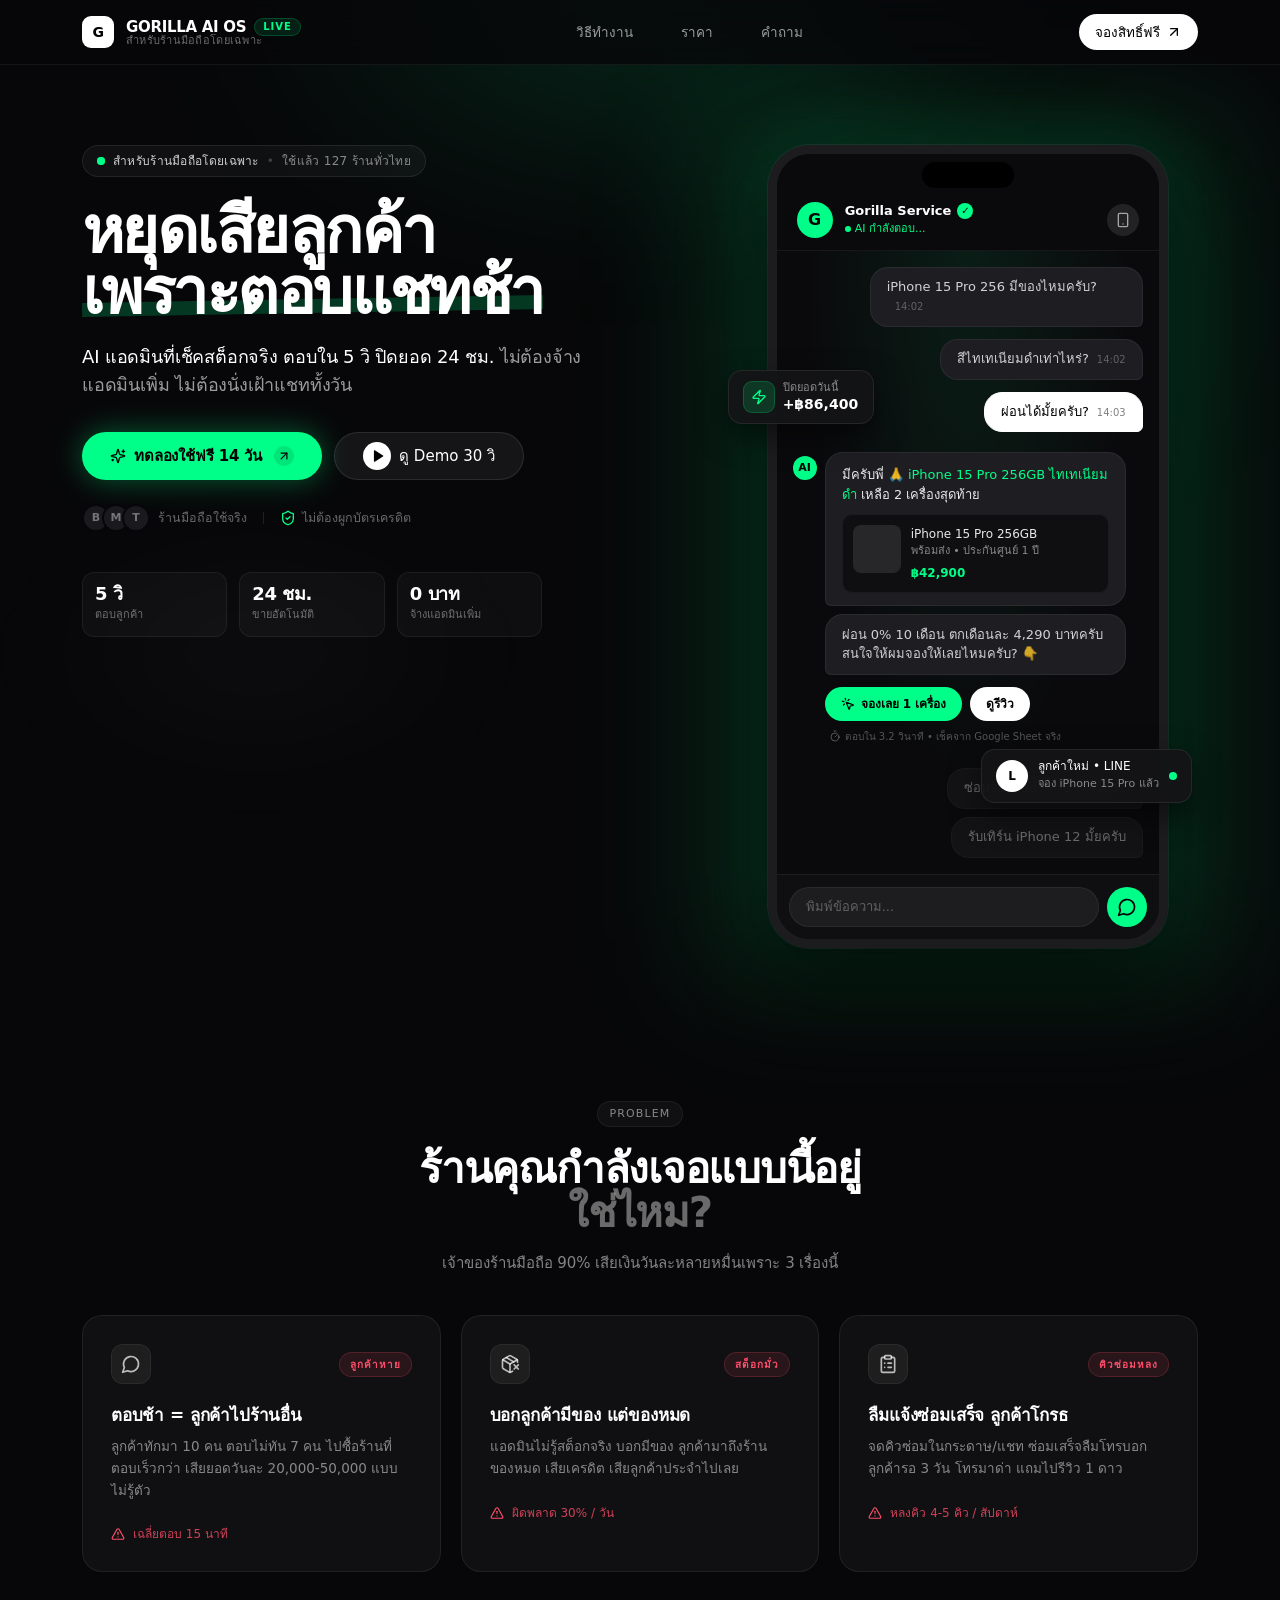
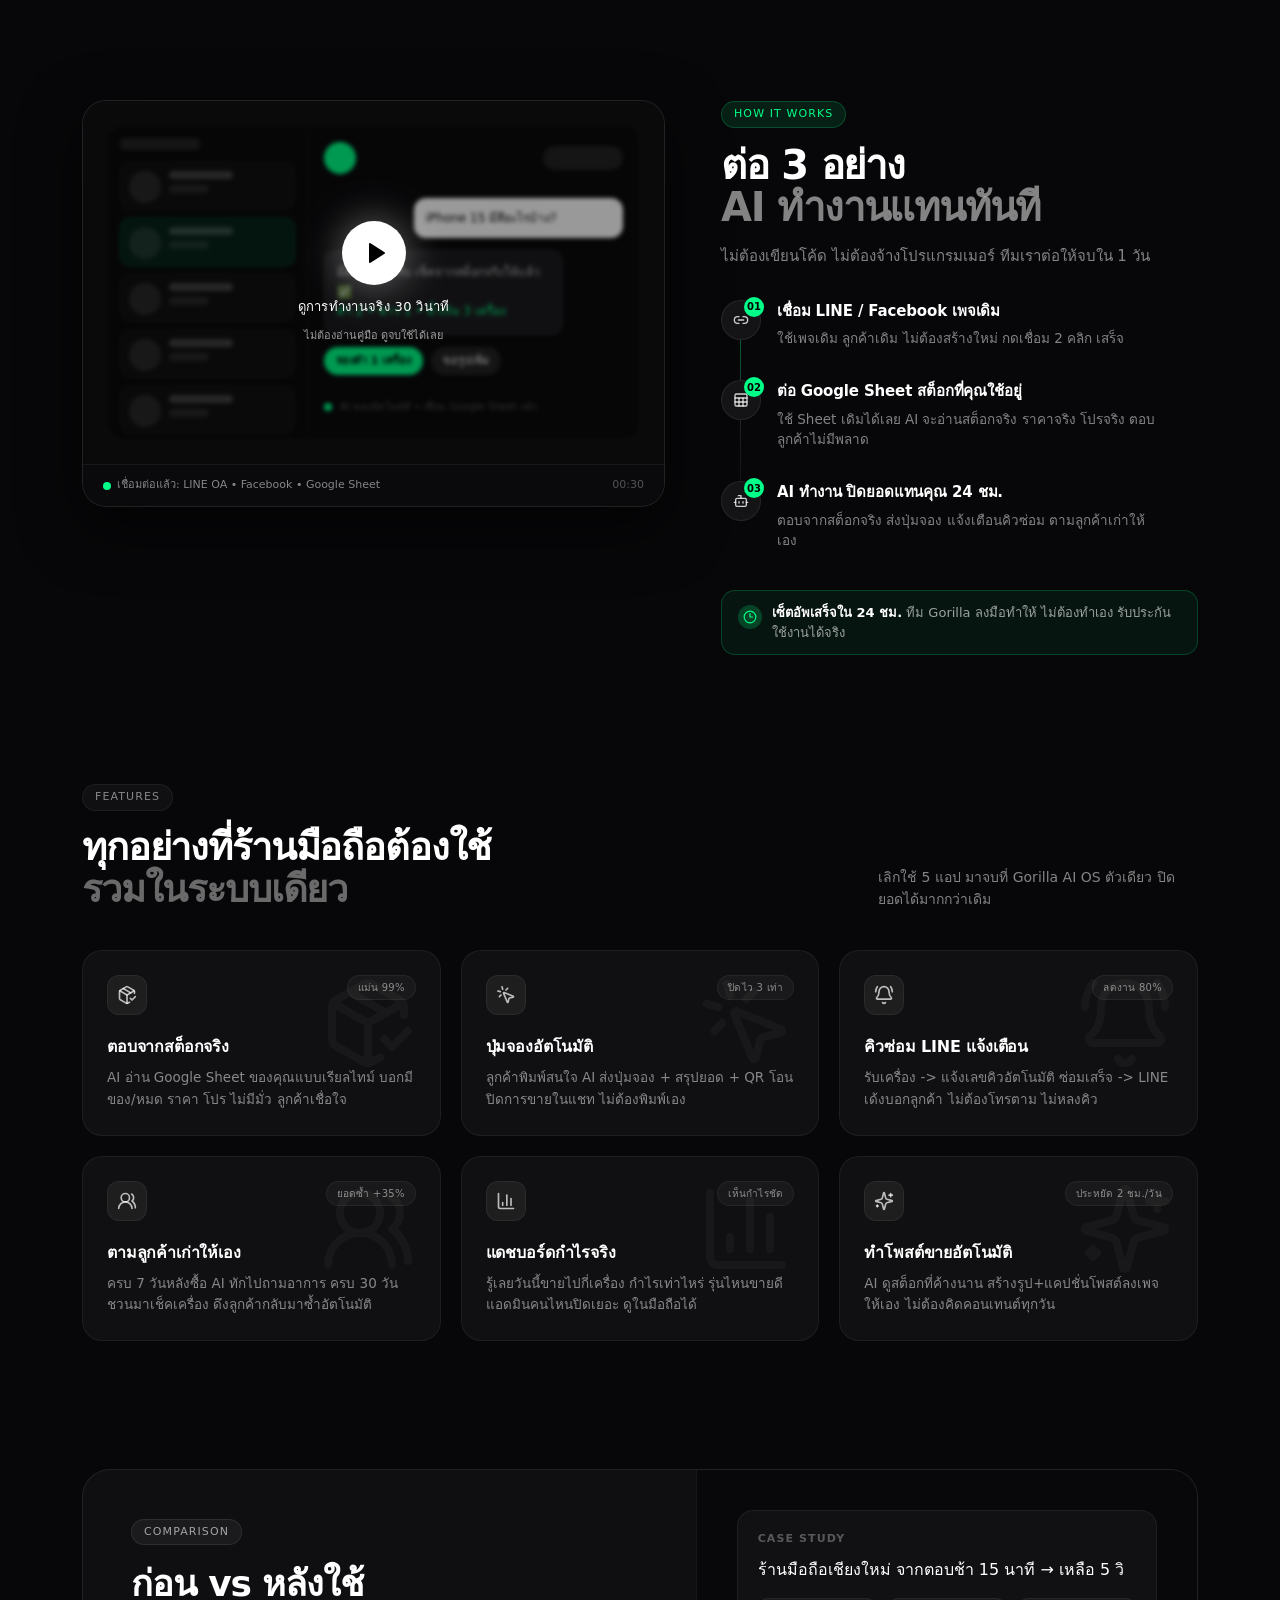
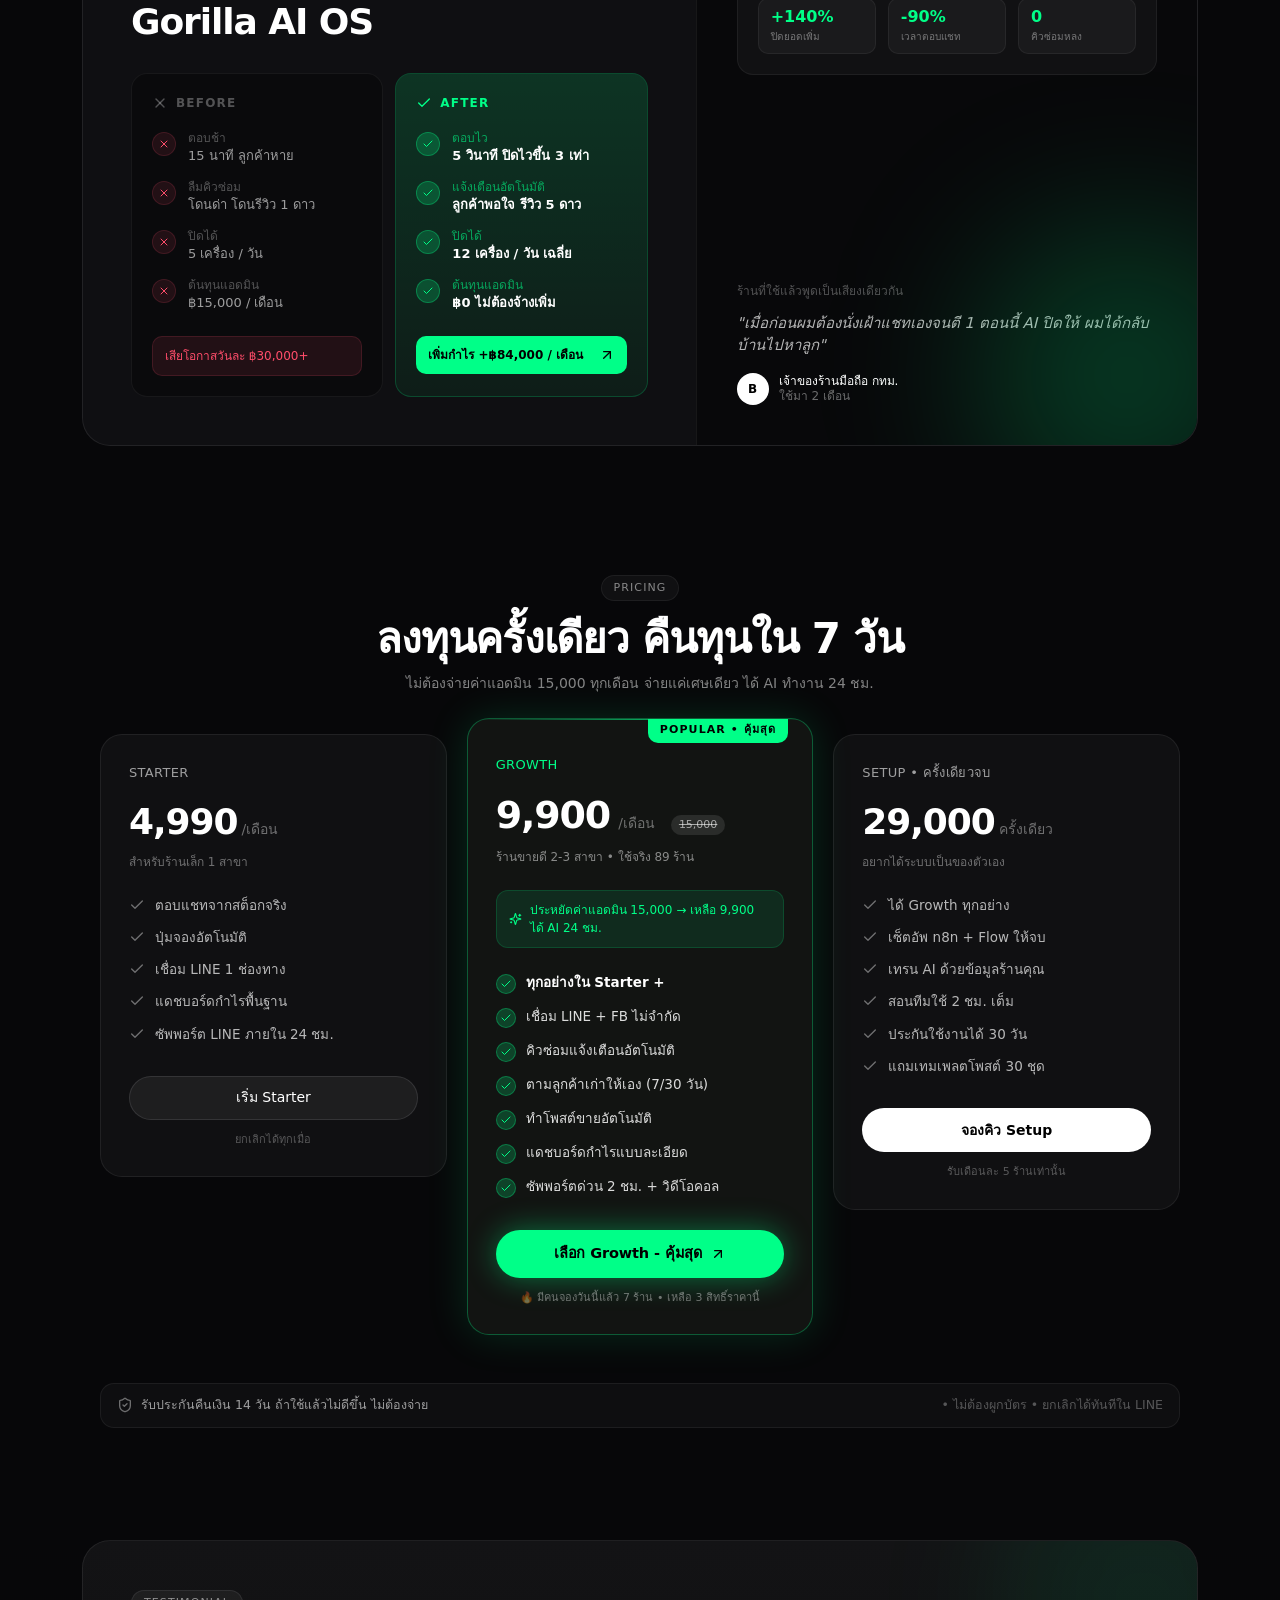
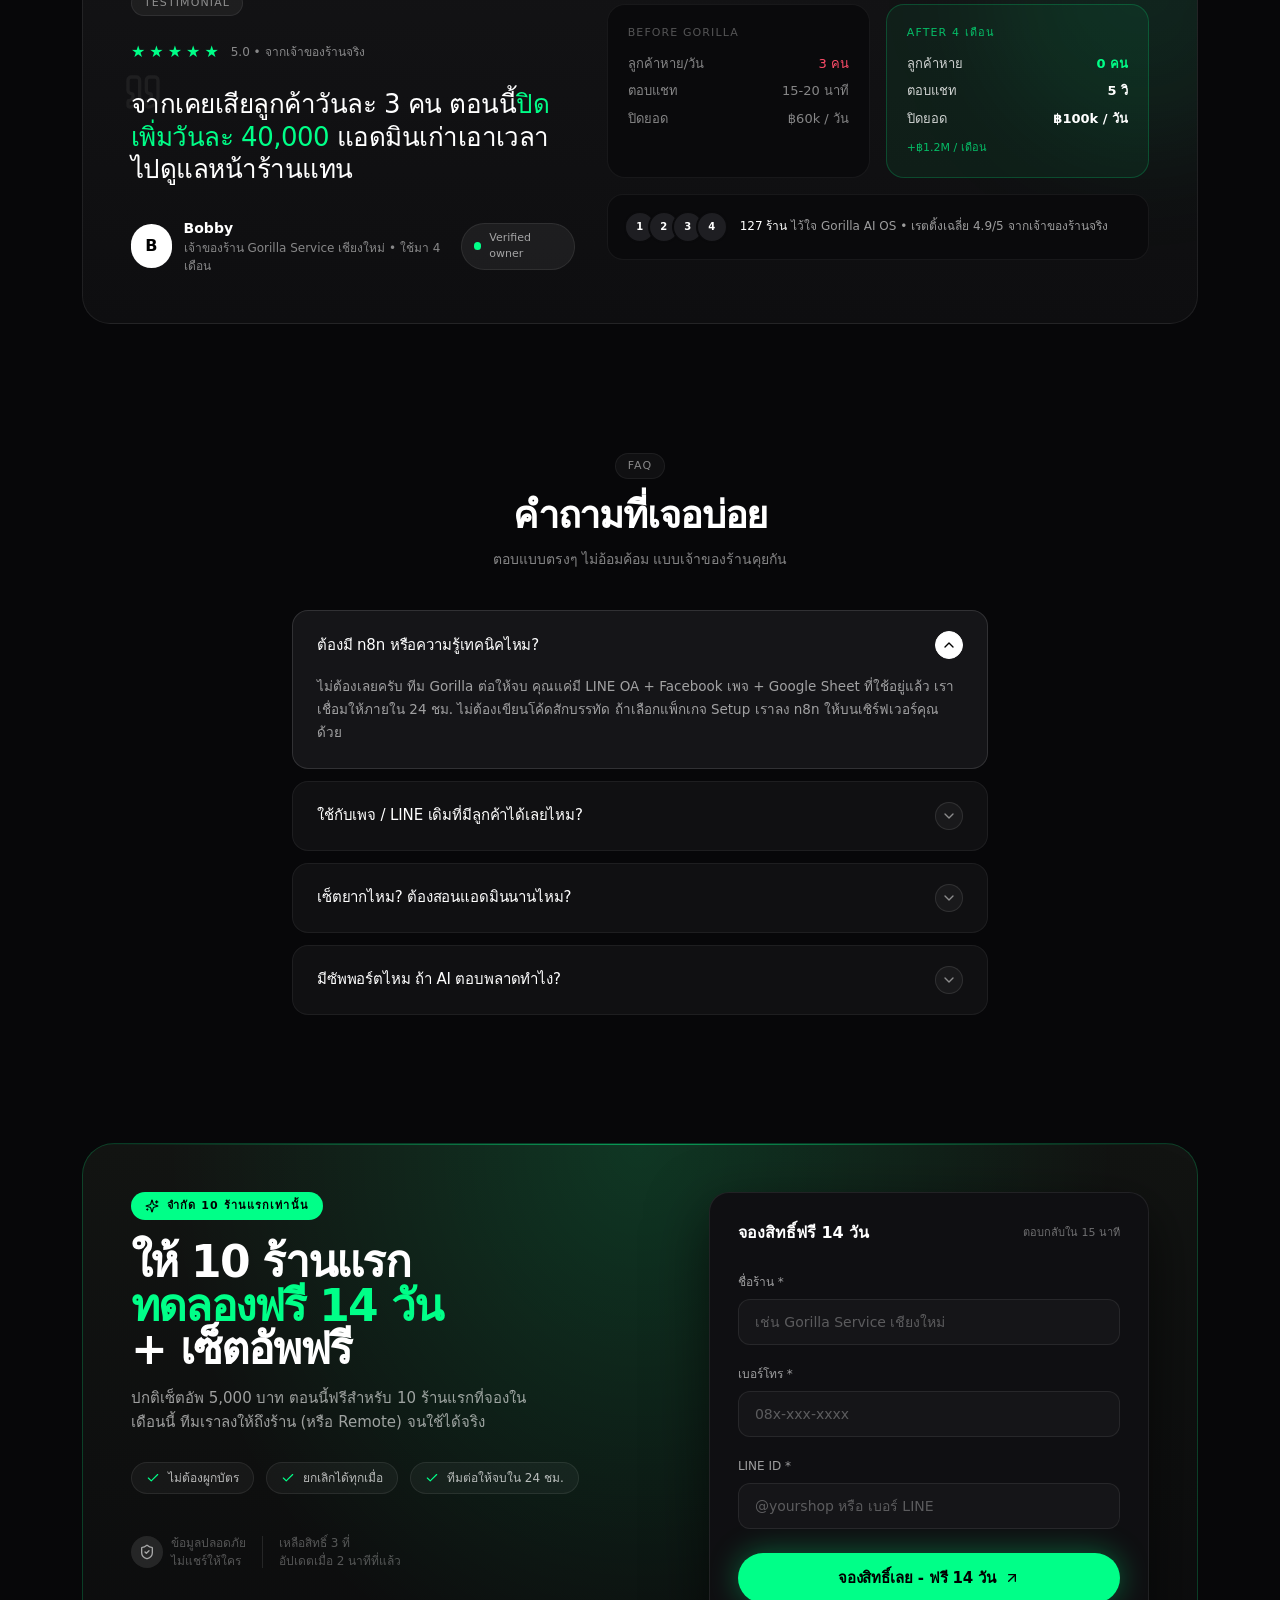
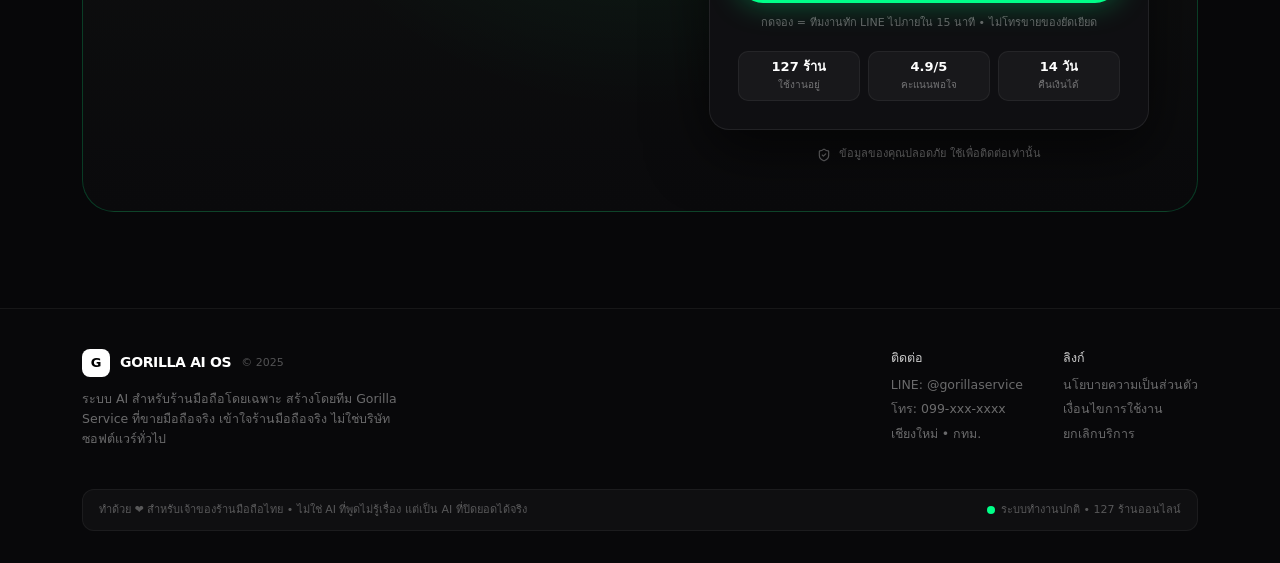
<file: GORILLA-AI-OS-Sales-Page.html>
<!DOCTYPE html>
<html lang="en">
<head>
  <meta charset="UTF-8">
  <meta name="viewport" content="width=device-width, initial-scale=1">
  <title>React Artifact</title>
  <style>*,:after,:before{--tw-border-spacing-x:0;--tw-border-spacing-y:0;--tw-translate-x:0;--tw-translate-y:0;--tw-rotate:0;--tw-skew-x:0;--tw-skew-y:0;--tw-scale-x:1;--tw-scale-y:1;--tw-pan-x: ;--tw-pan-y: ;--tw-pinch-zoom: ;--tw-scroll-snap-strictness:proximity;--tw-gradient-from-position: ;--tw-gradient-via-position: ;--tw-gradient-to-position: ;--tw-ordinal: ;--tw-slashed-zero: ;--tw-numeric-figure: ;--tw-numeric-spacing: ;--tw-numeric-fraction: ;--tw-ring-inset: ;--tw-ring-offset-width:0px;--tw-ring-offset-color:#fff;--tw-ring-color:rgba(59,130,246,.5);--tw-ring-offset-shadow:0 0 #0000;--tw-ring-shadow:0 0 #0000;--tw-shadow:0 0 #0000;--tw-shadow-colored:0 0 #0000;--tw-blur: ;--tw-brightness: ;--tw-contrast: ;--tw-grayscale: ;--tw-hue-rotate: ;--tw-invert: ;--tw-saturate: ;--tw-sepia: ;--tw-drop-shadow: ;--tw-backdrop-blur: ;--tw-backdrop-brightness: ;--tw-backdrop-contrast: ;--tw-backdrop-grayscale: ;--tw-backdrop-hue-rotate: ;--tw-backdrop-invert: ;--tw-backdrop-opacity: ;--tw-backdrop-saturate: ;--tw-backdrop-sepia: ;--tw-contain-size: ;--tw-contain-layout: ;--tw-contain-paint: ;--tw-contain-style: }::backdrop{--tw-border-spacing-x:0;--tw-border-spacing-y:0;--tw-translate-x:0;--tw-translate-y:0;--tw-rotate:0;--tw-skew-x:0;--tw-skew-y:0;--tw-scale-x:1;--tw-scale-y:1;--tw-pan-x: ;--tw-pan-y: ;--tw-pinch-zoom: ;--tw-scroll-snap-strictness:proximity;--tw-gradient-from-position: ;--tw-gradient-via-position: ;--tw-gradient-to-position: ;--tw-ordinal: ;--tw-slashed-zero: ;--tw-numeric-figure: ;--tw-numeric-spacing: ;--tw-numeric-fraction: ;--tw-ring-inset: ;--tw-ring-offset-width:0px;--tw-ring-offset-color:#fff;--tw-ring-color:rgba(59,130,246,.5);--tw-ring-offset-shadow:0 0 #0000;--tw-ring-shadow:0 0 #0000;--tw-shadow:0 0 #0000;--tw-shadow-colored:0 0 #0000;--tw-blur: ;--tw-brightness: ;--tw-contrast: ;--tw-grayscale: ;--tw-hue-rotate: ;--tw-invert: ;--tw-saturate: ;--tw-sepia: ;--tw-drop-shadow: ;--tw-backdrop-blur: ;--tw-backdrop-brightness: ;--tw-backdrop-contrast: ;--tw-backdrop-grayscale: ;--tw-backdrop-hue-rotate: ;--tw-backdrop-invert: ;--tw-backdrop-opacity: ;--tw-backdrop-saturate: ;--tw-backdrop-sepia: ;--tw-contain-size: ;--tw-contain-layout: ;--tw-contain-paint: ;--tw-contain-style: }/*! tailwindcss v3.4.18 | MIT License | https://tailwindcss.com*/*,:after,:before{box-sizing:border-box;border:0 solid #e5e7eb}:after,:before{--tw-content:""}:host,html{line-height:1.5;-webkit-text-size-adjust:100%;-moz-tab-size:4;-o-tab-size:4;tab-size:4;font-family:ui-sans-serif,system-ui,sans-serif,Apple Color Emoji,Segoe UI Emoji,Segoe UI Symbol,Noto Color Emoji;font-feature-settings:normal;font-variation-settings:normal;-webkit-tap-highlight-color:transparent}body{margin:0;line-height:inherit}hr{height:0;color:inherit;border-top-width:1px}abbr:where([title]){-webkit-text-decoration:underline dotted;text-decoration:underline dotted}h1,h2,h3,h4,h5,h6{font-size:inherit;font-weight:inherit}a{color:inherit;text-decoration:inherit}b,strong{font-weight:bolder}code,kbd,pre,samp{font-family:ui-monospace,SFMono-Regular,Menlo,Monaco,Consolas,Liberation Mono,Courier New,monospace;font-feature-settings:normal;font-variation-settings:normal;font-size:1em}small{font-size:80%}sub,sup{font-size:75%;line-height:0;position:relative;vertical-align:baseline}sub{bottom:-.25em}sup{top:-.5em}table{text-indent:0;border-color:inherit;border-collapse:collapse}button,input,optgroup,select,textarea{font-family:inherit;font-feature-settings:inherit;font-variation-settings:inherit;font-size:100%;font-weight:inherit;line-height:inherit;letter-spacing:inherit;color:inherit;margin:0;padding:0}button,select{text-transform:none}button,input:where([type=button]),input:where([type=reset]),input:where([type=submit]){-webkit-appearance:button;background-color:transparent;background-image:none}:-moz-focusring{outline:auto}:-moz-ui-invalid{box-shadow:none}progress{vertical-align:baseline}::-webkit-inner-spin-button,::-webkit-outer-spin-button{height:auto}[type=search]{-webkit-appearance:textfield;outline-offset:-2px}::-webkit-search-decoration{-webkit-appearance:none}::-webkit-file-upload-button{-webkit-appearance:button;font:inherit}summary{display:list-item}blockquote,dd,dl,figure,h1,h2,h3,h4,h5,h6,hr,p,pre{margin:0}fieldset{margin:0}fieldset,legend{padding:0}menu,ol,ul{list-style:none;margin:0;padding:0}dialog{padding:0}textarea{resize:vertical}input::-moz-placeholder,textarea::-moz-placeholder{opacity:1;color:#9ca3af}input::placeholder,textarea::placeholder{opacity:1;color:#9ca3af}[role=button],button{cursor:pointer}:disabled{cursor:default}audio,canvas,embed,iframe,img,object,svg,video{display:block;vertical-align:middle}img,video{max-width:100%;height:auto}[hidden]:where(:not([hidden=until-found])){display:none}.pointer-events-none{pointer-events:none}.pointer-events-auto{pointer-events:auto}.fixed{position:fixed}.absolute{position:absolute}.relative{position:relative}.sticky{position:sticky}.-inset-10{inset:-2.5rem}.inset-0{inset:0}.inset-x-0{left:0;right:0}.-bottom-20{bottom:-5rem}.-left-2{left:-.5rem}.-left-6{left:-1.5rem}.-right-1{right:-.25rem}.-right-20{right:-5rem}.-right-24{right:-6rem}.-right-4{right:-1rem}.-top-1{top:-.25rem}.-top-24{top:-6rem}.-top-4{top:-1rem}.-top-\[30\%\]{top:-30%}.-top-px{top:-1px}.bottom-0{bottom:0}.bottom-\[0\.15em\]{bottom:.15em}.bottom-\[18\%\]{bottom:18%}.bottom-\[24px\]{bottom:24px}.left-0{left:0}.left-1\/2{left:50%}.left-\[19px\]{left:19px}.right-0{right:0}.right-6{right:1.5rem}.top-0{top:0}.top-2{top:.5rem}.top-\[20\%\]{top:20%}.top-\[24px\]{top:24px}.top-\[28\%\]{top:28%}.top-\[60\%\]{top:60%}.-z-10{z-index:-10}.z-0{z-index:0}.z-10{z-index:10}.z-20{z-index:20}.z-40{z-index:40}.z-50{z-index:50}.order-1{order:1}.order-2{order:2}.mx-auto{margin-left:auto;margin-right:auto}.-mt-1{margin-top:-.25rem}.-mt-\[1px\]{margin-top:-1px}.ml-1{margin-left:.25rem}.ml-2{margin-left:.5rem}.ml-\[1px\]{margin-left:1px}.ml-auto{margin-left:auto}.mt-0\.5{margin-top:.125rem}.mt-1{margin-top:.25rem}.mt-1\.5{margin-top:.375rem}.mt-10{margin-top:2.5rem}.mt-2{margin-top:.5rem}.mt-2\.5{margin-top:.625rem}.mt-3{margin-top:.75rem}.mt-4{margin-top:1rem}.mt-5{margin-top:1.25rem}.mt-6{margin-top:1.5rem}.mt-7{margin-top:1.75rem}.mt-8{margin-top:2rem}.mt-auto{margin-top:auto}.inline-block{display:inline-block}.flex{display:flex}.inline-flex{display:inline-flex}.grid{display:grid}.hidden{display:none}.aspect-\[16\/10\]{aspect-ratio:16/10}.h-1\.5{height:.375rem}.h-10{height:2.5rem}.h-11{height:2.75rem}.h-12{height:3rem}.h-14{height:3.5rem}.h-2{height:.5rem}.h-24{height:6rem}.h-3{height:.75rem}.h-3\.5{height:.875rem}.h-4{height:1rem}.h-5{height:1.25rem}.h-6{height:1.5rem}.h-7{height:1.75rem}.h-8{height:2rem}.h-9{height:2.25rem}.h-\[0\.22em\]{height:.22em}.h-\[18px\]{height:18px}.h-\[25\%\]{height:25%}.h-\[26px\]{height:26px}.h-\[30\%\]{height:30%}.h-\[300px\]{height:300px}.h-\[36px\]{height:36px}.h-\[44px\]{height:44px}.h-\[46px\]{height:46px}.h-\[48px\]{height:48px}.h-\[50px\]{height:50px}.h-\[60\%\]{height:60%}.h-\[64px\]{height:64px}.h-\[80px\]{height:80px}.h-full{height:100%}.h-px{height:1px}.min-h-\[640px\]{min-height:640px}.min-h-screen{min-height:100vh}.w-1\.5{width:.375rem}.w-10{width:2.5rem}.w-11{width:2.75rem}.w-12{width:3rem}.w-14{width:3.5rem}.w-16{width:4rem}.w-2{width:.5rem}.w-20{width:5rem}.w-24{width:6rem}.w-3{width:.75rem}.w-3\.5{width:.875rem}.w-4{width:1rem}.w-5{width:1.25rem}.w-6{width:1.5rem}.w-7{width:1.75rem}.w-8{width:2rem}.w-9{width:2.25rem}.w-\[200px\]{width:200px}.w-\[300px\]{width:300px}.w-\[320px\]{width:320px}.w-\[40\%\]{width:40%}.w-\[64px\]{width:64px}.w-\[70\%\]{width:70%}.w-\[80\%\]{width:80%}.w-\[90\%\]{width:90%}.w-\[92px\]{width:92px}.w-full{width:100%}.w-px{width:1px}.max-w-\[1000px\]{max-width:1000px}.max-w-\[100vw\]{max-width:100vw}.max-w-\[1080px\]{max-width:1080px}.max-w-\[1180px\]{max-width:1180px}.max-w-\[320px\]{max-width:320px}.max-w-\[360px\]{max-width:360px}.max-w-\[380px\]{max-width:380px}.max-w-\[400px\]{max-width:400px}.max-w-\[420px\]{max-width:420px}.max-w-\[460px\]{max-width:460px}.max-w-\[520px\]{max-width:520px}.max-w-\[680px\]{max-width:680px}.max-w-\[720px\]{max-width:720px}.max-w-\[760px\]{max-width:760px}.max-w-\[78\%\]{max-width:78%}.max-w-\[86\%\]{max-width:86%}.flex-1{flex:1 1 0%}.shrink-0{flex-shrink:0}.-translate-x-1\/2{--tw-translate-x:-50%}.-rotate-\[1deg\],.-translate-x-1\/2{transform:translate(var(--tw-translate-x),var(--tw-translate-y)) rotate(var(--tw-rotate)) skewX(var(--tw-skew-x)) skewY(var(--tw-skew-y)) scaleX(var(--tw-scale-x)) scaleY(var(--tw-scale-y))}.-rotate-\[1deg\]{--tw-rotate:-1deg}.rotate-180{--tw-rotate:180deg;transform:translate(var(--tw-translate-x),var(--tw-translate-y)) rotate(var(--tw-rotate)) skewX(var(--tw-skew-x)) skewY(var(--tw-skew-y)) scaleX(var(--tw-scale-x)) scaleY(var(--tw-scale-y))}@keyframes ping{75%,to{transform:scale(2);opacity:0}}.animate-ping{animation:ping 1s cubic-bezier(0,0,.2,1) infinite}@keyframes pulse{50%{opacity:.5}}.animate-pulse{animation:pulse 2s cubic-bezier(.4,0,.6,1) infinite}.grid-cols-1{grid-template-columns:repeat(1,minmax(0,1fr))}.grid-cols-3{grid-template-columns:repeat(3,minmax(0,1fr))}.grid-cols-\[1fr_1fr\]{grid-template-columns:1fr 1fr}.flex-col{flex-direction:column}.flex-wrap{flex-wrap:wrap}.items-start{align-items:flex-start}.items-center{align-items:center}.items-baseline{align-items:baseline}.justify-end{justify-content:flex-end}.justify-center{justify-content:center}.justify-between{justify-content:space-between}.gap-0{gap:0}.gap-1{gap:.25rem}.gap-1\.5{gap:.375rem}.gap-10{gap:2.5rem}.gap-2{gap:.5rem}.gap-2\.5{gap:.625rem}.gap-3{gap:.75rem}.gap-4{gap:1rem}.gap-5{gap:1.25rem}.gap-6{gap:1.5rem}.gap-8{gap:2rem}.-space-x-2>:not([hidden])~:not([hidden]){--tw-space-x-reverse:0;margin-right:calc(-.5rem*var(--tw-space-x-reverse));margin-left:calc(-.5rem*(1 - var(--tw-space-x-reverse)))}.space-y-1\.5>:not([hidden])~:not([hidden]){--tw-space-y-reverse:0;margin-top:calc(.375rem*(1 - var(--tw-space-y-reverse)));margin-bottom:calc(.375rem*var(--tw-space-y-reverse))}.space-y-2>:not([hidden])~:not([hidden]){--tw-space-y-reverse:0;margin-top:calc(.5rem*(1 - var(--tw-space-y-reverse)));margin-bottom:calc(.5rem*var(--tw-space-y-reverse))}.space-y-3>:not([hidden])~:not([hidden]){--tw-space-y-reverse:0;margin-top:calc(.75rem*(1 - var(--tw-space-y-reverse)));margin-bottom:calc(.75rem*var(--tw-space-y-reverse))}.space-y-4>:not([hidden])~:not([hidden]){--tw-space-y-reverse:0;margin-top:calc(1rem*(1 - var(--tw-space-y-reverse)));margin-bottom:calc(1rem*var(--tw-space-y-reverse))}.space-y-6>:not([hidden])~:not([hidden]){--tw-space-y-reverse:0;margin-top:calc(1.5rem*(1 - var(--tw-space-y-reverse)));margin-bottom:calc(1.5rem*var(--tw-space-y-reverse))}.overflow-hidden{overflow:hidden}.overflow-x-hidden{overflow-x:hidden}.rounded{border-radius:.25rem}.rounded-\[10px\]{border-radius:10px}.rounded-\[12px\]{border-radius:12px}.rounded-\[14px\]{border-radius:14px}.rounded-\[16px\]{border-radius:16px}.rounded-\[18px\]{border-radius:18px}.rounded-\[20px\]{border-radius:20px}.rounded-\[22px\]{border-radius:22px}.rounded-\[24px\]{border-radius:24px}.rounded-\[28px\]{border-radius:28px}.rounded-\[32px\]{border-radius:32px}.rounded-\[40px\]{border-radius:40px}.rounded-\[42px\]{border-radius:42px}.rounded-\[8px\]{border-radius:8px}.rounded-\[9px\]{border-radius:9px}.rounded-full{border-radius:9999px}.rounded-b-\[10px\]{border-bottom-right-radius:10px;border-bottom-left-radius:10px}.rounded-bl-\[6px\]{border-bottom-left-radius:6px}.rounded-br-\[6px\]{border-bottom-right-radius:6px}.border{border-width:1px}.border-2,.border-\[2px\]{border-width:2px}.border-\[9px\]{border-width:9px}.border-b{border-bottom-width:1px}.border-r{border-right-width:1px}.border-t{border-top-width:1px}.border-\[\#00FF88\]\/15{border-color:rgba(0,255,136,.15)}.border-\[\#00FF88\]\/20{border-color:rgba(0,255,136,.2)}.border-\[\#00FF88\]\/30{border-color:rgba(0,255,136,.3)}.border-\[\#070709\]{--tw-border-opacity:1;border-color:rgb(7 7 9/var(--tw-border-opacity,1))}.border-\[\#0a0a0c\]{--tw-border-opacity:1;border-color:rgb(10 10 12/var(--tw-border-opacity,1))}.border-\[\#1c1c1f\]{--tw-border-opacity:1;border-color:rgb(28 28 31/var(--tw-border-opacity,1))}.border-\[\#ff4d6a\]\/15{border-color:rgba(255,77,106,.15)}.border-\[\#ff4d6a\]\/20{border-color:rgba(255,77,106,.2)}.border-white{--tw-border-opacity:1;border-color:rgb(255 255 255/var(--tw-border-opacity,1))}.border-white\/10{border-color:hsla(0,0%,100%,.1)}.border-white\/5{border-color:hsla(0,0%,100%,.05)}.border-white\/\[0\.04\]{border-color:hsla(0,0%,100%,.04)}.border-white\/\[0\.05\]{border-color:hsla(0,0%,100%,.05)}.border-white\/\[0\.06\]{border-color:hsla(0,0%,100%,.06)}.border-white\/\[0\.07\]{border-color:hsla(0,0%,100%,.07)}.border-white\/\[0\.08\]{border-color:hsla(0,0%,100%,.08)}.border-white\/\[0\.12\]{border-color:hsla(0,0%,100%,.12)}.bg-\[\#00FF88\]{--tw-bg-opacity:1;background-color:rgb(0 255 136/var(--tw-bg-opacity,1))}.bg-\[\#00FF88\]\/10{background-color:rgba(0,255,136,.1)}.bg-\[\#00FF88\]\/15{background-color:rgba(0,255,136,.15)}.bg-\[\#00FF88\]\/20{background-color:rgba(0,255,136,.2)}.bg-\[\#00FF88\]\/\[0\.06\]{background-color:rgba(0,255,136,.06)}.bg-\[\#00FF88\]\/\[0\.08\]{background-color:rgba(0,255,136,.08)}.bg-\[\#00FF88\]\/\[0\.12\]{background-color:rgba(0,255,136,.12)}.bg-\[\#070709\]{--tw-bg-opacity:1;background-color:rgb(7 7 9/var(--tw-bg-opacity,1))}.bg-\[\#070709\]\/80{background-color:rgba(7,7,9,.8)}.bg-\[\#08080a\]{--tw-bg-opacity:1;background-color:rgb(8 8 10/var(--tw-bg-opacity,1))}.bg-\[\#0a0a0c\]{--tw-bg-opacity:1;background-color:rgb(10 10 12/var(--tw-bg-opacity,1))}.bg-\[\#0f0f12\]{--tw-bg-opacity:1;background-color:rgb(15 15 18/var(--tw-bg-opacity,1))}.bg-\[\#101012\]{--tw-bg-opacity:1;background-color:rgb(16 16 18/var(--tw-bg-opacity,1))}.bg-\[\#111113\]{--tw-bg-opacity:1;background-color:rgb(17 17 19/var(--tw-bg-opacity,1))}.bg-\[\#121412\]{--tw-bg-opacity:1;background-color:rgb(18 20 18/var(--tw-bg-opacity,1))}.bg-\[\#141417\]{--tw-bg-opacity:1;background-color:rgb(20 20 23/var(--tw-bg-opacity,1))}.bg-\[\#141417\]\/90{background-color:rgba(20,20,23,.9)}.bg-\[\#141417\]\/95{background-color:rgba(20,20,23,.95)}.bg-\[\#151518\]{--tw-bg-opacity:1;background-color:rgb(21 21 24/var(--tw-bg-opacity,1))}.bg-\[\#1a1a1e\]{--tw-bg-opacity:1;background-color:rgb(26 26 30/var(--tw-bg-opacity,1))}.bg-\[\#1c1c1f\]{--tw-bg-opacity:1;background-color:rgb(28 28 31/var(--tw-bg-opacity,1))}.bg-\[\#1e1e22\]{--tw-bg-opacity:1;background-color:rgb(30 30 34/var(--tw-bg-opacity,1))}.bg-\[\#ff4d6a\]\/10{background-color:rgba(255,77,106,.1)}.bg-black{--tw-bg-opacity:1;background-color:rgb(0 0 0/var(--tw-bg-opacity,1))}.bg-black\/10{background-color:rgba(0,0,0,.1)}.bg-black\/40{background-color:rgba(0,0,0,.4)}.bg-black\/50{background-color:rgba(0,0,0,.5)}.bg-white{--tw-bg-opacity:1;background-color:rgb(255 255 255/var(--tw-bg-opacity,1))}.bg-white\/10{background-color:hsla(0,0%,100%,.1)}.bg-white\/20{background-color:hsla(0,0%,100%,.2)}.bg-white\/\[0\.03\]{background-color:hsla(0,0%,100%,.03)}.bg-white\/\[0\.04\]{background-color:hsla(0,0%,100%,.04)}.bg-white\/\[0\.05\]{background-color:hsla(0,0%,100%,.05)}.bg-white\/\[0\.06\]{background-color:hsla(0,0%,100%,.06)}.bg-white\/\[0\.08\]{background-color:hsla(0,0%,100%,.08)}.bg-\[radial-gradient\(ellipse_at_center\2c _rgba\(0\2c 255\2c 136\2c 0\.08\)\2c _transparent_70\%\)\]{background-image:radial-gradient(ellipse at center,rgba(0,255,136,.08),transparent 70%)}.bg-\[radial-gradient\(ellipse_at_center\2c _rgba\(0\2c 255\2c 136\2c 0\.15\)\2c _transparent_60\%\)\]{background-image:radial-gradient(ellipse at center,rgba(0,255,136,.15),transparent 60%)}.bg-\[radial-gradient\(ellipse_at_center\2c _rgba\(255\2c 255\2c 255\2c 0\.04\)\2c _transparent_70\%\)\]{background-image:radial-gradient(ellipse at center,hsla(0,0%,100%,.04),transparent 70%)}.bg-\[radial-gradient\(ellipse_at_top\2c _rgba\(0\2c 255\2c 136\2c 0\.08\)\2c _transparent_60\%\)\]{background-image:radial-gradient(ellipse at top,rgba(0,255,136,.08),transparent 60%)}.bg-\[radial-gradient\(ellipse_at_top\2c _rgba\(0\2c 255\2c 136\2c 0\.15\)\2c _transparent_60\%\)\]{background-image:radial-gradient(ellipse at top,rgba(0,255,136,.15),transparent 60%)}.bg-gradient-to-b{background-image:linear-gradient(to bottom,var(--tw-gradient-stops))}.bg-gradient-to-r{background-image:linear-gradient(to right,var(--tw-gradient-stops))}.bg-gradient-to-t{background-image:linear-gradient(to top,var(--tw-gradient-stops))}.from-\[\#00FF88\]\/10{--tw-gradient-from:rgba(0,255,136,.1) var(--tw-gradient-from-position);--tw-gradient-to:rgba(0,255,136,0) var(--tw-gradient-to-position);--tw-gradient-stops:var(--tw-gradient-from),var(--tw-gradient-to)}.from-\[\#00FF88\]\/40{--tw-gradient-from:rgba(0,255,136,.4) var(--tw-gradient-from-position);--tw-gradient-to:rgba(0,255,136,0) var(--tw-gradient-to-position);--tw-gradient-stops:var(--tw-gradient-from),var(--tw-gradient-to)}.from-\[\#121412\]{--tw-gradient-from:#121412 var(--tw-gradient-from-position);--tw-gradient-to:rgba(18,20,18,0) var(--tw-gradient-to-position);--tw-gradient-stops:var(--tw-gradient-from),var(--tw-gradient-to)}.from-\[\#131315\]{--tw-gradient-from:#131315 var(--tw-gradient-from-position);--tw-gradient-to:rgba(19,19,21,0) var(--tw-gradient-to-position);--tw-gradient-stops:var(--tw-gradient-from),var(--tw-gradient-to)}.from-black{--tw-gradient-from:#000 var(--tw-gradient-from-position);--tw-gradient-to:transparent var(--tw-gradient-to-position);--tw-gradient-stops:var(--tw-gradient-from),var(--tw-gradient-to)}.from-transparent{--tw-gradient-from:transparent var(--tw-gradient-from-position);--tw-gradient-to:transparent var(--tw-gradient-to-position);--tw-gradient-stops:var(--tw-gradient-from),var(--tw-gradient-to)}.from-white\/\[0\.04\]{--tw-gradient-from:hsla(0,0%,100%,.04) var(--tw-gradient-from-position);--tw-gradient-to:hsla(0,0%,100%,0) var(--tw-gradient-to-position);--tw-gradient-stops:var(--tw-gradient-from),var(--tw-gradient-to)}.via-\[\#00FF88\]\/50{--tw-gradient-to:rgba(0,255,136,0) var(--tw-gradient-to-position);--tw-gradient-stops:var(--tw-gradient-from),rgba(0,255,136,.5) var(--tw-gradient-via-position),var(--tw-gradient-to)}.via-\[\#00FF88\]\/60{--tw-gradient-to:rgba(0,255,136,0) var(--tw-gradient-to-position);--tw-gradient-stops:var(--tw-gradient-from),rgba(0,255,136,.6) var(--tw-gradient-via-position),var(--tw-gradient-to)}.via-black\/90{--tw-gradient-to:transparent var(--tw-gradient-to-position);--tw-gradient-stops:var(--tw-gradient-from),rgba(0,0,0,.9) var(--tw-gradient-via-position),var(--tw-gradient-to)}.via-white\/10{--tw-gradient-to:hsla(0,0%,100%,0) var(--tw-gradient-to-position);--tw-gradient-stops:var(--tw-gradient-from),hsla(0,0%,100%,.1) var(--tw-gradient-via-position),var(--tw-gradient-to)}.to-\[\#0a0a0c\]{--tw-gradient-to:#0a0a0c var(--tw-gradient-to-position)}.to-\[\#0e0e10\]{--tw-gradient-to:#0e0e10 var(--tw-gradient-to-position)}.to-transparent{--tw-gradient-to:transparent var(--tw-gradient-to-position)}.fill-black{fill:#000}.p-1\.5{padding:.375rem}.p-2{padding:.5rem}.p-2\.5{padding:.625rem}.p-3{padding:.75rem}.p-4{padding:1rem}.p-5{padding:1.25rem}.p-6{padding:1.5rem}.p-7{padding:1.75rem}.px-2{padding-left:.5rem;padding-right:.5rem}.px-2\.5{padding-left:.625rem;padding-right:.625rem}.px-3{padding-left:.75rem;padding-right:.75rem}.px-3\.5{padding-left:.875rem;padding-right:.875rem}.px-4{padding-left:1rem;padding-right:1rem}.px-5{padding-left:1.25rem;padding-right:1.25rem}.px-7{padding-left:1.75rem;padding-right:1.75rem}.py-0\.5{padding-top:.125rem;padding-bottom:.125rem}.py-1{padding-top:.25rem;padding-bottom:.25rem}.py-1\.5{padding-top:.375rem;padding-bottom:.375rem}.py-10{padding-top:2.5rem;padding-bottom:2.5rem}.py-2{padding-top:.5rem;padding-bottom:.5rem}.py-2\.5{padding-top:.625rem;padding-bottom:.625rem}.py-3{padding-top:.75rem;padding-bottom:.75rem}.py-4{padding-top:1rem;padding-bottom:1rem}.py-5{padding-top:1.25rem;padding-bottom:1.25rem}.py-8{padding-top:2rem;padding-bottom:2rem}.pb-10{padding-bottom:2.5rem}.pb-2{padding-bottom:.5rem}.pb-24{padding-bottom:6rem}.pb-3{padding-bottom:.75rem}.pb-6{padding-bottom:1.5rem}.pb-8{padding-bottom:2rem}.pb-\[calc\(12px\+env\(safe-area-inset-bottom\)\)\]{padding-bottom:calc(12px + env(safe-area-inset-bottom))}.pl-1{padding-left:.25rem}.pl-4{padding-left:1rem}.pt-1{padding-top:.25rem}.pt-12{padding-top:3rem}.pt-2{padding-top:.5rem}.pt-20{padding-top:5rem}.pt-24{padding-top:6rem}.pt-3{padding-top:.75rem}.pt-6{padding-top:1.5rem}.pt-8{padding-top:2rem}.text-left{text-align:left}.text-center{text-align:center}.text-\[10px\]{font-size:10px}.text-\[11px\]{font-size:11px}.text-\[12\.5px\]{font-size:12.5px}.text-\[12px\]{font-size:12px}.text-\[13\.5px\]{font-size:13.5px}.text-\[13px\]{font-size:13px}.text-\[14\.5px\]{font-size:14.5px}.text-\[14px\]{font-size:14px}.text-\[15px\]{font-size:15px}.text-\[16px\]{font-size:16px}.text-\[17px\]{font-size:17px}.text-\[18px\]{font-size:18px}.text-\[20px\]{font-size:20px}.text-\[22px\]{font-size:22px}.text-\[28px\]{font-size:28px}.text-\[30px\]{font-size:30px}.text-\[32px\]{font-size:32px}.text-\[36px\]{font-size:36px}.text-\[38px\]{font-size:38px}.font-\[400\]{font-weight:400}.font-bold{font-weight:700}.font-medium{font-weight:500}.font-semibold{font-weight:600}.italic{font-style:italic}.leading-\[0\.95\]{line-height:.95}.leading-\[0\.98\]{line-height:.98}.leading-\[1\.05\]{line-height:1.05}.leading-\[1\.1\]{line-height:1.1}.leading-\[1\.25\]{line-height:1.25}.leading-\[1\.2\]{line-height:1.2}.leading-\[1\.3\]{line-height:1.3}.leading-\[1\.45\]{line-height:1.45}.leading-\[1\.4\]{line-height:1.4}.leading-\[1\.5\]{line-height:1.5}.leading-\[1\.6\]{line-height:1.6}.leading-\[1\.7\]{line-height:1.7}.leading-none{line-height:1}.leading-relaxed{line-height:1.625}.tracking-\[-0\.01em\]{letter-spacing:-.01em}.tracking-\[-0\.02em\]{letter-spacing:-.02em}.tracking-\[-0\.03em\]{letter-spacing:-.03em}.tracking-\[-0\.04em\]{letter-spacing:-.04em}.tracking-tight{letter-spacing:-.025em}.tracking-tighter{letter-spacing:-.05em}.tracking-wide{letter-spacing:.025em}.tracking-widest{letter-spacing:.1em}.text-\[\#00FF88\]{--tw-text-opacity:1;color:rgb(0 255 136/var(--tw-text-opacity,1))}.text-\[\#00FF88\]\/60{color:rgba(0,255,136,.6)}.text-\[\#00FF88\]\/70{color:rgba(0,255,136,.7)}.text-\[\#ff4d6a\]{--tw-text-opacity:1;color:rgb(255 77 106/var(--tw-text-opacity,1))}.text-\[\#ff4d6a\]\/80{color:rgba(255,77,106,.8)}.text-black{--tw-text-opacity:1;color:rgb(0 0 0/var(--tw-text-opacity,1))}.text-black\/50{color:rgba(0,0,0,.5)}.text-white{--tw-text-opacity:1;color:rgb(255 255 255/var(--tw-text-opacity,1))}.text-white\/20{color:hsla(0,0%,100%,.2)}.text-white\/30{color:hsla(0,0%,100%,.3)}.text-white\/35{color:hsla(0,0%,100%,.35)}.text-white\/40{color:hsla(0,0%,100%,.4)}.text-white\/50{color:hsla(0,0%,100%,.5)}.text-white\/60{color:hsla(0,0%,100%,.6)}.text-white\/70{color:hsla(0,0%,100%,.7)}.text-white\/80{color:hsla(0,0%,100%,.8)}.text-white\/85{color:hsla(0,0%,100%,.85)}.text-white\/90{color:hsla(0,0%,100%,.9)}.text-white\/\[0\.06\]{color:hsla(0,0%,100%,.06)}.underline{text-decoration-line:underline}.line-through{text-decoration-line:line-through}.underline-offset-4{text-underline-offset:4px}.opacity-0{opacity:0}.opacity-60{opacity:.6}.opacity-75{opacity:.75}.opacity-80{opacity:.8}.opacity-\[0\.03\]{opacity:.03}.shadow-\[0_0_0_1px_rgba\(255\2c 255\2c 255\2c 0\.06\)\2c 0_30px_80px_rgba\(0\2c 0\2c 0\2c 0\.7\)\2c 0_0_80px_rgba\(0\2c 255\2c 136\2c 0\.15\)\]{--tw-shadow:0 0 0 1px hsla(0,0%,100%,.06),0 30px 80px rgba(0,0,0,.7),0 0 80px rgba(0,255,136,.15);--tw-shadow-colored:0 0 0 1px var(--tw-shadow-color),0 30px 80px var(--tw-shadow-color),0 0 80px var(--tw-shadow-color);box-shadow:var(--tw-ring-offset-shadow,0 0 #0000),var(--tw-ring-shadow,0 0 #0000),var(--tw-shadow)}.shadow-\[0_0_20px_rgba\(0\2c 255\2c 136\2c 0\.4\)\]{--tw-shadow:0 0 20px rgba(0,255,136,.4);--tw-shadow-colored:0 0 20px var(--tw-shadow-color);box-shadow:var(--tw-ring-offset-shadow,0 0 #0000),var(--tw-ring-shadow,0 0 #0000),var(--tw-shadow)}.shadow-\[0_0_30px_rgba\(0\2c 255\2c 136\2c 0\.35\)\]{--tw-shadow:0 0 30px rgba(0,255,136,.35);--tw-shadow-colored:0 0 30px var(--tw-shadow-color);box-shadow:var(--tw-ring-offset-shadow,0 0 #0000),var(--tw-ring-shadow,0 0 #0000),var(--tw-shadow)}.shadow-\[0_0_30px_rgba\(0\2c 255\2c 136\2c 0\.4\)\]{--tw-shadow:0 0 30px rgba(0,255,136,.4);--tw-shadow-colored:0 0 30px var(--tw-shadow-color);box-shadow:var(--tw-ring-offset-shadow,0 0 #0000),var(--tw-ring-shadow,0 0 #0000),var(--tw-shadow)}.shadow-\[0_0_40px_rgba\(0\2c 255\2c 136\2c 0\.15\)\]{--tw-shadow:0 0 40px rgba(0,255,136,.15);--tw-shadow-colored:0 0 40px var(--tw-shadow-color);box-shadow:var(--tw-ring-offset-shadow,0 0 #0000),var(--tw-ring-shadow,0 0 #0000),var(--tw-shadow)}.shadow-\[0_0_40px_rgba\(255\2c 255\2c 255\2c 0\.4\)\]{--tw-shadow:0 0 40px hsla(0,0%,100%,.4);--tw-shadow-colored:0 0 40px var(--tw-shadow-color);box-shadow:var(--tw-ring-offset-shadow,0 0 #0000),var(--tw-ring-shadow,0 0 #0000),var(--tw-shadow)}.shadow-\[0_10px_40px_rgba\(0\2c 0\2c 0\2c 0\.6\)\]{--tw-shadow:0 10px 40px rgba(0,0,0,.6);--tw-shadow-colored:0 10px 40px var(--tw-shadow-color);box-shadow:var(--tw-ring-offset-shadow,0 0 #0000),var(--tw-ring-shadow,0 0 #0000),var(--tw-shadow)}.shadow-\[0_12px_30px_rgba\(0\2c 0\2c 0\2c 0\.5\)\]{--tw-shadow:0 12px 30px rgba(0,0,0,.5);--tw-shadow-colored:0 12px 30px var(--tw-shadow-color);box-shadow:var(--tw-ring-offset-shadow,0 0 #0000),var(--tw-ring-shadow,0 0 #0000),var(--tw-shadow)}.shadow-\[0_20px_60px_rgba\(0\2c 0\2c 0\2c 0\.6\)\]{--tw-shadow:0 20px 60px rgba(0,0,0,.6);--tw-shadow-colored:0 20px 60px var(--tw-shadow-color);box-shadow:var(--tw-ring-offset-shadow,0 0 #0000),var(--tw-ring-shadow,0 0 #0000),var(--tw-shadow)}.blur-\[60px\]{--tw-blur:blur(60px)}.blur-\[60px\],.blur-\[80px\]{filter:var(--tw-blur) var(--tw-brightness) var(--tw-contrast) var(--tw-grayscale) var(--tw-hue-rotate) var(--tw-invert) var(--tw-saturate) var(--tw-sepia) var(--tw-drop-shadow)}.blur-\[80px\]{--tw-blur:blur(80px)}.backdrop-blur-\[16px\]{--tw-backdrop-blur:blur(16px)}.backdrop-blur-\[16px\],.backdrop-blur-\[2px\]{backdrop-filter:var(--tw-backdrop-blur) var(--tw-backdrop-brightness) var(--tw-backdrop-contrast) var(--tw-backdrop-grayscale) var(--tw-backdrop-hue-rotate) var(--tw-backdrop-invert) var(--tw-backdrop-opacity) var(--tw-backdrop-saturate) var(--tw-backdrop-sepia)}.backdrop-blur-\[2px\]{--tw-backdrop-blur:blur(2px)}.backdrop-blur-xl{--tw-backdrop-blur:blur(24px);backdrop-filter:var(--tw-backdrop-blur) var(--tw-backdrop-brightness) var(--tw-backdrop-contrast) var(--tw-backdrop-grayscale) var(--tw-backdrop-hue-rotate) var(--tw-backdrop-invert) var(--tw-backdrop-opacity) var(--tw-backdrop-saturate) var(--tw-backdrop-sepia)}.transition{transition-property:color,background-color,border-color,text-decoration-color,fill,stroke,opacity,box-shadow,transform,filter,backdrop-filter;transition-timing-function:cubic-bezier(.4,0,.2,1);transition-duration:.15s}:root{--bg:#070709;--bg-soft:#111113;--bg-card:#141417;--bg-card-hover:#1a1a1e;--border:hsla(0,0%,100%,.08);--border-strong:hsla(0,0%,100%,.14);--text:#f5f5f5;--text-dim:#a1a1aa;--text-muted:#71717a;--accent:#0f8;--accent-2:#00e67a;--accent-glow:rgba(0,255,136,.22);--accent-glow-strong:rgba(0,255,136,.4);--danger:#ff4d6a;--safe-area-inset-top:env(safe-area-inset-top)}*{font-family:Kanit,Sarabun,Noto Sans Thai,Leelawadee UI,system-ui,-apple-system,BlinkMacSystemFont,Segoe UI,sans-serif}html{scroll-behavior:smooth}body,html{background:var(--bg)}body{color:var(--text);overflow-x:hidden;-webkit-font-smoothing:antialiased}::-moz-selection{background:var(--accent);color:#000}::selection{background:var(--accent);color:#000}::-webkit-scrollbar{width:6px}::-webkit-scrollbar-track{background:var(--bg)}::-webkit-scrollbar-thumb{background:#222;border-radius:10px}.selection\:bg-\[\#00FF88\] ::-moz-selection{--tw-bg-opacity:1;background-color:rgb(0 255 136/var(--tw-bg-opacity,1))}.selection\:bg-\[\#00FF88\] ::selection{--tw-bg-opacity:1;background-color:rgb(0 255 136/var(--tw-bg-opacity,1))}.selection\:text-black ::-moz-selection{--tw-text-opacity:1;color:rgb(0 0 0/var(--tw-text-opacity,1))}.selection\:text-black ::selection{--tw-text-opacity:1;color:rgb(0 0 0/var(--tw-text-opacity,1))}.selection\:bg-\[\#00FF88\]::-moz-selection{--tw-bg-opacity:1;background-color:rgb(0 255 136/var(--tw-bg-opacity,1))}.selection\:bg-\[\#00FF88\]::selection{--tw-bg-opacity:1;background-color:rgb(0 255 136/var(--tw-bg-opacity,1))}.selection\:text-black::-moz-selection{--tw-text-opacity:1;color:rgb(0 0 0/var(--tw-text-opacity,1))}.selection\:text-black::selection{--tw-text-opacity:1;color:rgb(0 0 0/var(--tw-text-opacity,1))}.placeholder\:text-white\/30::-moz-placeholder{color:hsla(0,0%,100%,.3)}.placeholder\:text-white\/30::placeholder{color:hsla(0,0%,100%,.3)}.hover\:scale-105:hover{--tw-scale-x:1.05;--tw-scale-y:1.05;transform:translate(var(--tw-translate-x),var(--tw-translate-y)) rotate(var(--tw-rotate)) skewX(var(--tw-skew-x)) skewY(var(--tw-skew-y)) scaleX(var(--tw-scale-x)) scaleY(var(--tw-scale-y))}.hover\:border-white\/15:hover{border-color:hsla(0,0%,100%,.15)}.hover\:border-white\/\[0\.12\]:hover{border-color:hsla(0,0%,100%,.12)}.hover\:bg-\[\#00e67a\]:hover{--tw-bg-opacity:1;background-color:rgb(0 230 122/var(--tw-bg-opacity,1))}.hover\:bg-\[\#131315\]:hover{--tw-bg-opacity:1;background-color:rgb(19 19 21/var(--tw-bg-opacity,1))}.hover\:bg-\[\#151518\]:hover{--tw-bg-opacity:1;background-color:rgb(21 21 24/var(--tw-bg-opacity,1))}.hover\:bg-white\/90:hover{background-color:hsla(0,0%,100%,.9)}.hover\:bg-white\/\[0\.10\]:hover{background-color:hsla(0,0%,100%,.1)}.hover\:text-white:hover{--tw-text-opacity:1;color:rgb(255 255 255/var(--tw-text-opacity,1))}.hover\:text-white\/80:hover{color:hsla(0,0%,100%,.8)}.hover\:shadow-\[0_0_40px_rgba\(0\2c 255\2c 136\2c 0\.5\)\]:hover{--tw-shadow:0 0 40px rgba(0,255,136,.5);--tw-shadow-colored:0 0 40px var(--tw-shadow-color);box-shadow:var(--tw-ring-offset-shadow,0 0 #0000),var(--tw-ring-shadow,0 0 #0000),var(--tw-shadow)}.focus\:border-\[\#00FF88\]\/40:focus{border-color:rgba(0,255,136,.4)}.focus\:bg-\[\#16161a\]:focus{--tw-bg-opacity:1;background-color:rgb(22 22 26/var(--tw-bg-opacity,1))}.focus\:outline-none:focus{outline:2px solid transparent;outline-offset:2px}.group:hover .group-hover\:border-\[\#00FF88\]\/20{border-color:rgba(0,255,136,.2)}.group:hover .group-hover\:bg-\[\#00FF88\]\/10{background-color:rgba(0,255,136,.1)}.group:hover .group-hover\:bg-black\/15{background-color:rgba(0,0,0,.15)}.group:hover .group-hover\:text-\[\#00FF88\]{--tw-text-opacity:1;color:rgb(0 255 136/var(--tw-text-opacity,1))}.group:hover .group-hover\:opacity-100{opacity:1}.group:hover .group-hover\:opacity-\[0\.06\]{opacity:.06}@media (min-width:640px){.sm\:-left-10{left:-2.5rem}.sm\:-right-6{right:-1.5rem}.sm\:col-span-2{grid-column:span 2/span 2}.sm\:block{display:block}.sm\:flex{display:flex}.sm\:w-\[360px\]{width:360px}.sm\:grid-cols-2{grid-template-columns:repeat(2,minmax(0,1fr))}.sm\:flex-row{flex-direction:row}.sm\:items-end{align-items:flex-end}.sm\:gap-5{gap:1.25rem}.sm\:p-10{padding:2.5rem}.sm\:p-7{padding:1.75rem}.sm\:px-6{padding-left:1.5rem;padding-right:1.5rem}.sm\:pt-20{padding-top:5rem}.sm\:pt-28{padding-top:7rem}.sm\:pt-32{padding-top:8rem}.sm\:text-\[18px\]{font-size:18px}.sm\:text-\[26px\]{font-size:26px}.sm\:text-\[36px\]{font-size:36px}.sm\:text-\[38px\]{font-size:38px}.sm\:text-\[40px\]{font-size:40px}.sm\:text-\[42px\]{font-size:42px}.sm\:text-\[44px\]{font-size:44px}.sm\:text-\[56px\]{font-size:56px}}@media (min-width:768px){.md\:flex{display:flex}.md\:grid-cols-3{grid-template-columns:repeat(3,minmax(0,1fr))}}@media (min-width:1024px){.lg\:sticky{position:sticky}.lg\:top-\[90px\]{top:90px}.lg\:order-1{order:1}.lg\:order-2{order:2}.lg\:-mt-4{margin-top:-1rem}.lg\:mb-4{margin-bottom:1rem}.lg\:mt-0{margin-top:0}.lg\:flex{display:flex}.lg\:hidden{display:none}.lg\:w-full{width:100%}.lg\:grid-cols-3{grid-template-columns:repeat(3,minmax(0,1fr))}.lg\:grid-cols-\[0\.9fr_1\.1fr\]{grid-template-columns:.9fr 1.1fr}.lg\:grid-cols-\[1\.15fr_0\.85fr\]{grid-template-columns:1.15fr .85fr}.lg\:grid-cols-\[1\.1fr_0\.9fr\]{grid-template-columns:1.1fr .9fr}.lg\:gap-10{gap:2.5rem}.lg\:gap-14{gap:3.5rem}.lg\:gap-8{gap:2rem}.lg\:border-l{border-left-width:1px}.lg\:border-t-0{border-top-width:0}.lg\:p-12{padding:3rem}.lg\:px-8{padding-left:2rem;padding-right:2rem}.lg\:text-\[64px\]{font-size:64px}}</style>
</head>
<body>
  <div id="root"></div>
  
  <script type="module">var xc=Object.create;var{getPrototypeOf:Nc,defineProperty:li,getOwnPropertyNames:kc}=Object;var Sc=Object.prototype.hasOwnProperty;var $e=(e,t,n)=>{n=e!=null?xc(Nc(e)):{};let r=t||!e||!e.__esModule?li(n,"default",{value:e,enumerable:!0}):n;for(let l of kc(e))if(!Sc.call(r,l))li(r,l,{get:()=>e[l],enumerable:!0});return r};var Lr=(e,t)=>()=>(t||e((t={exports:{}}).exports,t),t.exports);var Ec=(e,t)=>{for(var n in t)li(e,n,{get:t[n],enumerable:!0,configurable:!0,set:(r)=>t[n]=()=>r})};var _c=(e,t)=>()=>(e&&(t=e(e=0)),t);var Et=Lr(($c)=>{var Sn=Symbol.for("react.element"),Fc=Symbol.for("react.portal"),Cc=Symbol.for("react.fragment"),Pc=Symbol.for("react.strict_mode"),zc=Symbol.for("react.profiler"),Tc=Symbol.for("react.provider"),Ic=Symbol.for("react.context"),Rc=Symbol.for("react.forward_ref"),Oc=Symbol.for("react.suspense"),Lc=Symbol.for("react.memo"),Dc=Symbol.for("react.lazy"),zu=Symbol.iterator;function Mc(e){if(e===null||typeof e!=="object")return null;return e=zu&&e[zu]||e["@@iterator"],typeof e==="function"?e:null}var Ru={isMounted:function(){return!1},enqueueForceUpdate:function(){},enqueueReplaceState:function(){},enqueueSetState:function(){}},Ou=Object.assign,Lu={};function $t(e,t,n){this.props=e,this.context=t,this.refs=Lu,this.updater=n||Ru}$t.prototype.isReactComponent={};$t.prototype.setState=function(e,t){if(typeof e!=="object"&&typeof e!=="function"&&e!=null)throw Error("setState(...): takes an object of state variables to update or a function which returns an object of state variables.");this.updater.enqueueSetState(this,e,t,"setState")};$t.prototype.forceUpdate=function(e){this.updater.enqueueForceUpdate(this,e,"forceUpdate")};function Du(){}Du.prototype=$t.prototype;function oi(e,t,n){this.props=e,this.context=t,this.refs=Lu,this.updater=n||Ru}var ui=oi.prototype=new Du;ui.constructor=oi;Ou(ui,$t.prototype);ui.isPureReactComponent=!0;var Tu=Array.isArray,Mu=Object.prototype.hasOwnProperty,ai={current:null},Au={key:!0,ref:!0,__self:!0,__source:!0};function Bu(e,t,n){var r,l={},i=null,o=null;if(t!=null)for(r in t.ref!==void 0&&(o=t.ref),t.key!==void 0&&(i=""+t.key),t)Mu.call(t,r)&&!Au.hasOwnProperty(r)&&(l[r]=t[r]);var a=arguments.length-2;if(a===1)l.children=n;else if(1<a){for(var s=Array(a),p=0;p<a;p++)s[p]=arguments[p+2];l.children=s}if(e&&e.defaultProps)for(r in a=e.defaultProps,a)l[r]===void 0&&(l[r]=a[r]);return{$$typeof:Sn,type:e,key:i,ref:o,props:l,_owner:ai.current}}function Ac(e,t){return{$$typeof:Sn,type:e.type,key:t,ref:e.ref,props:e.props,_owner:e._owner}}function si(e){return typeof e==="object"&&e!==null&&e.$$typeof===Sn}function Bc(e){var t={"=":"=0",":":"=2"};return"$"+e.replace(/[=:]/g,function(n){return t[n]})}var Iu=/\/+/g;function ii(e,t){return typeof e==="object"&&e!==null&&e.key!=null?Bc(""+e.key):t.toString(36)}function Mr(e,t,n,r,l){var i=typeof e;if(i==="undefined"||i==="boolean")e=null;var o=!1;if(e===null)o=!0;else switch(i){case"string":case"number":o=!0;break;case"object":switch(e.$$typeof){case Sn:case Fc:o=!0}}if(o)return o=e,l=l(o),e=r===""?"."+ii(o,0):r,Tu(l)?(n="",e!=null&&(n=e.replace(Iu,"$&/")+"/"),Mr(l,t,n,"",function(p){return p})):l!=null&&(si(l)&&(l=Ac(l,n+(!l.key||o&&o.key===l.key?"":(""+l.key).replace(Iu,"$&/")+"/")+e)),t.push(l)),1;if(o=0,r=r===""?".":r+":",Tu(e))for(var a=0;a<e.length;a++){i=e[a];var s=r+ii(i,a);o+=Mr(i,t,n,s,l)}else if(s=Mc(e),typeof s==="function")for(e=s.call(e),a=0;!(i=e.next()).done;)i=i.value,s=r+ii(i,a++),o+=Mr(i,t,n,s,l);else if(i==="object")throw t=String(e),Error("Objects are not valid as a React child (found: "+(t==="[object Object]"?"object with keys {"+Object.keys(e).join(", ")+"}":t)+"). If you meant to render a collection of children, use an array instead.");return o}function Dr(e,t,n){if(e==null)return e;var r=[],l=0;return Mr(e,r,"","",function(i){return t.call(n,i,l++)}),r}function Uc(e){if(e._status===-1){var t=e._result;t=t(),t.then(function(n){if(e._status===0||e._status===-1)e._status=1,e._result=n},function(n){if(e._status===0||e._status===-1)e._status=2,e._result=n}),e._status===-1&&(e._status=0,e._result=t)}if(e._status===1)return e._result.default;throw e._result}var re={current:null},Ar={transition:null},Vc={ReactCurrentDispatcher:re,ReactCurrentBatchConfig:Ar,ReactCurrentOwner:ai};function Uu(){throw Error("act(...) is not supported in production builds of React.")}$c.Children={map:Dr,forEach:function(e,t,n){Dr(e,function(){t.apply(this,arguments)},n)},count:function(e){var t=0;return Dr(e,function(){t++}),t},toArray:function(e){return Dr(e,function(t){return t})||[]},only:function(e){if(!si(e))throw Error("React.Children.only expected to receive a single React element child.");return e}};$c.Component=$t;$c.Fragment=Cc;$c.Profiler=zc;$c.PureComponent=oi;$c.StrictMode=Pc;$c.Suspense=Oc;$c.__SECRET_INTERNALS_DO_NOT_USE_OR_YOU_WILL_BE_FIRED=Vc;$c.act=Uu;$c.cloneElement=function(e,t,n){if(e===null||e===void 0)throw Error("React.cloneElement(...): The argument must be a React element, but you passed "+e+".");var r=Ou({},e.props),l=e.key,i=e.ref,o=e._owner;if(t!=null){if(t.ref!==void 0&&(i=t.ref,o=ai.current),t.key!==void 0&&(l=""+t.key),e.type&&e.type.defaultProps)var a=e.type.defaultProps;for(s in t)Mu.call(t,s)&&!Au.hasOwnProperty(s)&&(r[s]=t[s]===void 0&&a!==void 0?a[s]:t[s])}var s=arguments.length-2;if(s===1)r.children=n;else if(1<s){a=Array(s);for(var p=0;p<s;p++)a[p]=arguments[p+2];r.children=a}return{$$typeof:Sn,type:e.type,key:l,ref:i,props:r,_owner:o}};$c.createContext=function(e){return e={$$typeof:Ic,_currentValue:e,_currentValue2:e,_threadCount:0,Provider:null,Consumer:null,_defaultValue:null,_globalName:null},e.Provider={$$typeof:Tc,_context:e},e.Consumer=e};$c.createElement=Bu;$c.createFactory=function(e){var t=Bu.bind(null,e);return t.type=e,t};$c.createRef=function(){return{current:null}};$c.forwardRef=function(e){return{$$typeof:Rc,render:e}};$c.isValidElement=si;$c.lazy=function(e){return{$$typeof:Dc,_payload:{_status:-1,_result:e},_init:Uc}};$c.memo=function(e,t){return{$$typeof:Lc,type:e,compare:t===void 0?null:t}};$c.startTransition=function(e){var t=Ar.transition;Ar.transition={};try{e()}finally{Ar.transition=t}};$c.unstable_act=Uu;$c.useCallback=function(e,t){return re.current.useCallback(e,t)};$c.useContext=function(e){return re.current.useContext(e)};$c.useDebugValue=function(){};$c.useDeferredValue=function(e){return re.current.useDeferredValue(e)};$c.useEffect=function(e,t){return re.current.useEffect(e,t)};$c.useId=function(){return re.current.useId()};$c.useImperativeHandle=function(e,t,n){return re.current.useImperativeHandle(e,t,n)};$c.useInsertionEffect=function(e,t){return re.current.useInsertionEffect(e,t)};$c.useLayoutEffect=function(e,t){return re.current.useLayoutEffect(e,t)};$c.useMemo=function(e,t){return re.current.useMemo(e,t)};$c.useReducer=function(e,t,n){return re.current.useReducer(e,t,n)};$c.useRef=function(e){return re.current.useRef(e)};$c.useState=function(e){return re.current.useState(e)};$c.useSyncExternalStore=function(e,t,n){return re.current.useSyncExternalStore(e,t,n)};$c.useTransition=function(){return re.current.useTransition()};$c.version="18.3.1"});var bu=Lr((Ff)=>{function ci(e,t){var n=e.length;e.push(t);e:for(;0<n;){var r=n-1>>>1,l=e[r];if(0<Br(l,t))e[r]=t,e[n]=l,n=r;else break e}}function Ee(e){return e.length===0?null:e[0]}function Hr(e){if(e.length===0)return null;var t=e[0],n=e.pop();if(n!==t){e[0]=n;e:for(var r=0,l=e.length,i=l>>>1;r<i;){var o=2*(r+1)-1,a=e[o],s=o+1,p=e[s];if(0>Br(a,n))s<l&&0>Br(p,a)?(e[r]=p,e[s]=n,r=s):(e[r]=a,e[o]=n,r=o);else if(s<l&&0>Br(p,n))e[r]=p,e[s]=n,r=s;else break e}}return t}function Br(e,t){var n=e.sortIndex-t.sortIndex;return n!==0?n:e.id-t.id}if(typeof performance==="object"&&typeof performance.now==="function")fi=performance,Ff.unstable_now=function(){return fi.now()};else Ur=Date,pi=Ur.now(),Ff.unstable_now=function(){return Ur.now()-pi};var fi,Ur,pi,Oe=[],je=[],_f=1,he=null,q=3,Qr=!1,_t=!1,_n=!1,$u=typeof setTimeout==="function"?setTimeout:null,Hu=typeof clearTimeout==="function"?clearTimeout:null,Vu=typeof setImmediate<"u"?setImmediate:null;typeof navigator<"u"&&navigator.scheduling!==void 0&&navigator.scheduling.isInputPending!==void 0&&navigator.scheduling.isInputPending.bind(navigator.scheduling);function mi(e){for(var t=Ee(je);t!==null;){if(t.callback===null)Hr(je);else if(t.startTime<=e)Hr(je),t.sortIndex=t.expirationTime,ci(Oe,t);else break;t=Ee(je)}}function hi(e){if(_n=!1,mi(e),!_t)if(Ee(Oe)!==null)_t=!0,yi(gi);else{var t=Ee(je);t!==null&&wi(hi,t.startTime-e)}}function gi(e,t){_t=!1,_n&&(_n=!1,Hu(Fn),Fn=-1),Qr=!0;var n=q;try{mi(t);for(he=Ee(Oe);he!==null&&(!(he.expirationTime>t)||e&&!Gu());){var r=he.callback;if(typeof r==="function"){he.callback=null,q=he.priorityLevel;var l=r(he.expirationTime<=t);t=Ff.unstable_now(),typeof l==="function"?he.callback=l:he===Ee(Oe)&&Hr(Oe),mi(t)}else Hr(Oe);he=Ee(Oe)}if(he!==null)var i=!0;else{var o=Ee(je);o!==null&&wi(hi,o.startTime-t),i=!1}return i}finally{he=null,q=n,Qr=!1}}var Wr=!1,Vr=null,Fn=-1,Qu=5,Wu=-1;function Gu(){return Ff.unstable_now()-Wu<Qu?!1:!0}function di(){if(Vr!==null){var e=Ff.unstable_now();Wu=e;var t=!0;try{t=Vr(!0,e)}finally{t?En():(Wr=!1,Vr=null)}}else Wr=!1}var En;if(typeof Vu==="function")En=function(){Vu(di)};else if(typeof MessageChannel<"u")$r=new MessageChannel,vi=$r.port2,$r.port1.onmessage=di,En=function(){vi.postMessage(null)};else En=function(){$u(di,0)};var $r,vi;function yi(e){Vr=e,Wr||(Wr=!0,En())}function wi(e,t){Fn=$u(function(){e(Ff.unstable_now())},t)}Ff.unstable_IdlePriority=5;Ff.unstable_ImmediatePriority=1;Ff.unstable_LowPriority=4;Ff.unstable_NormalPriority=3;Ff.unstable_Profiling=null;Ff.unstable_UserBlockingPriority=2;Ff.unstable_cancelCallback=function(e){e.callback=null};Ff.unstable_continueExecution=function(){_t||Qr||(_t=!0,yi(gi))};Ff.unstable_forceFrameRate=function(e){0>e||125<e?console.error("forceFrameRate takes a positive int between 0 and 125, forcing frame rates higher than 125 fps is not supported"):Qu=0<e?Math.floor(1000/e):5};Ff.unstable_getCurrentPriorityLevel=function(){return q};Ff.unstable_getFirstCallbackNode=function(){return Ee(Oe)};Ff.unstable_next=function(e){switch(q){case 1:case 2:case 3:var t=3;break;default:t=q}var n=q;q=t;try{return e()}finally{q=n}};Ff.unstable_pauseExecution=function(){};Ff.unstable_requestPaint=function(){};Ff.unstable_runWithPriority=function(e,t){switch(e){case 1:case 2:case 3:case 4:case 5:break;default:e=3}var n=q;q=e;try{return t()}finally{q=n}};Ff.unstable_scheduleCallback=function(e,t,n){var r=Ff.unstable_now();switch(typeof n==="object"&&n!==null?(n=n.delay,n=typeof n==="number"&&0<n?r+n:r):n=r,e){case 1:var l=-1;break;case 2:l=250;break;case 5:l=1073741823;break;case 4:l=1e4;break;default:l=5000}return l=n+l,e={id:_f++,callback:t,priorityLevel:e,startTime:n,expirationTime:l,sortIndex:-1},n>r?(e.sortIndex=n,ci(je,e),Ee(Oe)===null&&e===Ee(je)&&(_n?(Hu(Fn),Fn=-1):_n=!0,wi(hi,n-r))):(e.sortIndex=l,ci(Oe,e),_t||Qr||(_t=!0,yi(gi))),e};Ff.unstable_shouldYield=Gu;Ff.unstable_wrapCallback=function(e){var t=q;return function(){var n=q;q=t;try{return e.apply(this,arguments)}finally{q=n}}}});var Fu={};Ec(Fu,{version:()=>oc,unstable_renderSubtreeIntoContainer:()=>ic,unstable_batchedUpdates:()=>lc,unmountComponentAtNode:()=>rc,render:()=>nc,hydrateRoot:()=>tc,hydrate:()=>ec,flushSync:()=>jd,findDOMNode:()=>qd,createRoot:()=>Jd,createPortal:()=>Zd,__SECRET_INTERNALS_DO_NOT_USE_OR_YOU_WILL_BE_FIRED:()=>Xd});function y(e){for(var t="https://reactjs.org/docs/error-decoder.html?invariant="+e,n=1;n<arguments.length;n++)t+="&args[]="+encodeURIComponent(arguments[n]);return"Minified React error #"+e+"; visit "+t+" for the full message or use the non-minified dev environment for full errors and additional helpful warnings."}function Ut(e,t){dn(e,t),dn(e+"Capture",t)}function dn(e,t){Jn[e]=t;for(e=0;e<t.length;e++)qa.add(t[e])}function bf(e){if($i.call(Yu,e))return!0;if($i.call(Ku,e))return!1;if(Gf.test(e))return Yu[e]=!0;return Ku[e]=!0,!1}function Kf(e,t,n,r){if(n!==null&&n.type===0)return!1;switch(typeof t){case"function":case"symbol":return!0;case"boolean":if(r)return!1;if(n!==null)return!n.acceptsBooleans;return e=e.toLowerCase().slice(0,5),e!=="data-"&&e!=="aria-";default:return!1}}function Yf(e,t,n,r){if(t===null||typeof t>"u"||Kf(e,t,n,r))return!0;if(r)return!1;if(n!==null)switch(n.type){case 3:return!t;case 4:return t===!1;case 5:return isNaN(t);case 6:return isNaN(t)||1>t}return!1}function oe(e,t,n,r,l,i,o){this.acceptsBooleans=t===2||t===3||t===4,this.attributeName=r,this.attributeNamespace=l,this.mustUseProperty=n,this.propertyName=e,this.type=t,this.sanitizeURL=i,this.removeEmptyString=o}function Ao(e){return e[1].toUpperCase()}function Bo(e,t,n,r){var l=J.hasOwnProperty(t)?J[t]:null;if(l!==null?l.type!==0:r||!(2<t.length)||t[0]!=="o"&&t[0]!=="O"||t[1]!=="n"&&t[1]!=="N")Yf(t,n,l,r)&&(n=null),r||l===null?bf(t)&&(n===null?e.removeAttribute(t):e.setAttribute(t,""+n)):l.mustUseProperty?e[l.propertyName]=n===null?l.type===3?!1:"":n:(t=l.attributeName,r=l.attributeNamespace,n===null?e.removeAttribute(t):(l=l.type,n=l===3||l===4&&n===!0?"":""+n,r?e.setAttributeNS(r,t,n):e.setAttribute(t,n)))}function Cn(e){if(e===null||typeof e!=="object")return null;return e=Xu&&e[Xu]||e["@@iterator"],typeof e==="function"?e:null}function Ln(e){if(xi===void 0)try{throw Error()}catch(n){var t=n.stack.trim().match(/\n( *(at )?)/);xi=t&&t[1]||""}return`
`+xi+e}function ki(e,t){if(!e||Ni)return"";Ni=!0;var n=Error.prepareStackTrace;Error.prepareStackTrace=void 0;try{if(t)if(t=function(){throw Error()},Object.defineProperty(t.prototype,"props",{set:function(){throw Error()}}),typeof Reflect==="object"&&Reflect.construct){try{Reflect.construct(t,[])}catch(p){var r=p}Reflect.construct(e,[],t)}else{try{t.call()}catch(p){r=p}e.call(t.prototype)}else{try{throw Error()}catch(p){r=p}e()}}catch(p){if(p&&r&&typeof p.stack==="string"){for(var l=p.stack.split(`
`),i=r.stack.split(`
`),o=l.length-1,a=i.length-1;1<=o&&0<=a&&l[o]!==i[a];)a--;for(;1<=o&&0<=a;o--,a--)if(l[o]!==i[a]){if(o!==1||a!==1)do if(o--,a--,0>a||l[o]!==i[a]){var s=`
`+l[o].replace(" at new "," at ");return e.displayName&&s.includes("<anonymous>")&&(s=s.replace("<anonymous>",e.displayName)),s}while(1<=o&&0<=a);break}}}finally{Ni=!1,Error.prepareStackTrace=n}return(e=e?e.displayName||e.name:"")?Ln(e):""}function Xf(e){switch(e.tag){case 5:return Ln(e.type);case 16:return Ln("Lazy");case 13:return Ln("Suspense");case 19:return Ln("SuspenseList");case 0:case 2:case 15:return e=ki(e.type,!1),e;case 11:return e=ki(e.type.render,!1),e;case 1:return e=ki(e.type,!0),e;default:return""}}function Gi(e){if(e==null)return null;if(typeof e==="function")return e.displayName||e.name||null;if(typeof e==="string")return e;switch(e){case bt:return"Fragment";case Gt:return"Portal";case Hi:return"Profiler";case Uo:return"StrictMode";case Qi:return"Suspense";case Wi:return"SuspenseList"}if(typeof e==="object")switch(e.$$typeof){case es:return(e.displayName||"Context")+".Consumer";case ja:return(e._context.displayName||"Context")+".Provider";case Vo:var t=e.render;return e=e.displayName,e||(e=t.displayName||t.name||"",e=e!==""?"ForwardRef("+e+")":"ForwardRef"),e;case $o:return t=e.displayName||null,t!==null?t:Gi(e.type)||"Memo";case tt:t=e._payload,e=e._init;try{return Gi(e(t))}catch(n){}}return null}function Zf(e){var t=e.type;switch(e.tag){case 24:return"Cache";case 9:return(t.displayName||"Context")+".Consumer";case 10:return(t._context.displayName||"Context")+".Provider";case 18:return"DehydratedFragment";case 11:return e=t.render,e=e.displayName||e.name||"",t.displayName||(e!==""?"ForwardRef("+e+")":"ForwardRef");case 7:return"Fragment";case 5:return t;case 4:return"Portal";case 3:return"Root";case 6:return"Text";case 16:return Gi(t);case 8:return t===Uo?"StrictMode":"Mode";case 22:return"Offscreen";case 12:return"Profiler";case 21:return"Scope";case 13:return"Suspense";case 19:return"SuspenseList";case 25:return"TracingMarker";case 1:case 0:case 17:case 2:case 14:case 15:if(typeof t==="function")return t.displayName||t.name||null;if(typeof t==="string")return t}return null}function vt(e){switch(typeof e){case"boolean":case"number":case"string":case"undefined":return e;case"object":return e;default:return""}}function ns(e){var t=e.type;return(e=e.nodeName)&&e.toLowerCase()==="input"&&(t==="checkbox"||t==="radio")}function Jf(e){var t=ns(e)?"checked":"value",n=Object.getOwnPropertyDescriptor(e.constructor.prototype,t),r=""+e[t];if(!e.hasOwnProperty(t)&&typeof n<"u"&&typeof n.get==="function"&&typeof n.set==="function"){var{get:l,set:i}=n;return Object.defineProperty(e,t,{configurable:!0,get:function(){return l.call(this)},set:function(o){r=""+o,i.call(this,o)}}),Object.defineProperty(e,t,{enumerable:n.enumerable}),{getValue:function(){return r},setValue:function(o){r=""+o},stopTracking:function(){e._valueTracker=null,delete e[t]}}}}function br(e){e._valueTracker||(e._valueTracker=Jf(e))}function rs(e){if(!e)return!1;var t=e._valueTracker;if(!t)return!0;var n=t.getValue(),r="";return e&&(r=ns(e)?e.checked?"true":"false":e.value),e=r,e!==n?(t.setValue(e),!0):!1}function gl(e){if(e=e||(typeof document<"u"?document:void 0),typeof e>"u")return null;try{return e.activeElement||e.body}catch(t){return e.body}}function bi(e,t){var n=t.checked;return V({},t,{defaultChecked:void 0,defaultValue:void 0,value:void 0,checked:n!=null?n:e._wrapperState.initialChecked})}function Zu(e,t){var n=t.defaultValue==null?"":t.defaultValue,r=t.checked!=null?t.checked:t.defaultChecked;n=vt(t.value!=null?t.value:n),e._wrapperState={initialChecked:r,initialValue:n,controlled:t.type==="checkbox"||t.type==="radio"?t.checked!=null:t.value!=null}}function ls(e,t){t=t.checked,t!=null&&Bo(e,"checked",t,!1)}function Ki(e,t){ls(e,t);var n=vt(t.value),r=t.type;if(n!=null)if(r==="number"){if(n===0&&e.value===""||e.value!=n)e.value=""+n}else e.value!==""+n&&(e.value=""+n);else if(r==="submit"||r==="reset"){e.removeAttribute("value");return}t.hasOwnProperty("value")?Yi(e,t.type,n):t.hasOwnProperty("defaultValue")&&Yi(e,t.type,vt(t.defaultValue)),t.checked==null&&t.defaultChecked!=null&&(e.defaultChecked=!!t.defaultChecked)}function Ju(e,t,n){if(t.hasOwnProperty("value")||t.hasOwnProperty("defaultValue")){var r=t.type;if(!(r!=="submit"&&r!=="reset"||t.value!==void 0&&t.value!==null))return;t=""+e._wrapperState.initialValue,n||t===e.value||(e.value=t),e.defaultValue=t}n=e.name,n!==""&&(e.name=""),e.defaultChecked=!!e._wrapperState.initialChecked,n!==""&&(e.name=n)}function Yi(e,t,n){if(t!=="number"||gl(e.ownerDocument)!==e)n==null?e.defaultValue=""+e._wrapperState.initialValue:e.defaultValue!==""+n&&(e.defaultValue=""+n)}function rn(e,t,n,r){if(e=e.options,t){t={};for(var l=0;l<n.length;l++)t["$"+n[l]]=!0;for(n=0;n<e.length;n++)l=t.hasOwnProperty("$"+e[n].value),e[n].selected!==l&&(e[n].selected=l),l&&r&&(e[n].defaultSelected=!0)}else{n=""+vt(n),t=null;for(l=0;l<e.length;l++){if(e[l].value===n){e[l].selected=!0,r&&(e[l].defaultSelected=!0);return}t!==null||e[l].disabled||(t=e[l])}t!==null&&(t.selected=!0)}}function Xi(e,t){if(t.dangerouslySetInnerHTML!=null)throw Error(y(91));return V({},t,{value:void 0,defaultValue:void 0,children:""+e._wrapperState.initialValue})}function qu(e,t){var n=t.value;if(n==null){if(n=t.children,t=t.defaultValue,n!=null){if(t!=null)throw Error(y(92));if(Dn(n)){if(1<n.length)throw Error(y(93));n=n[0]}t=n}t==null&&(t=""),n=t}e._wrapperState={initialValue:vt(n)}}function is(e,t){var n=vt(t.value),r=vt(t.defaultValue);n!=null&&(n=""+n,n!==e.value&&(e.value=n),t.defaultValue==null&&e.defaultValue!==n&&(e.defaultValue=n)),r!=null&&(e.defaultValue=""+r)}function ju(e){var t=e.textContent;t===e._wrapperState.initialValue&&t!==""&&t!==null&&(e.value=t)}function os(e){switch(e){case"svg":return"http://www.w3.org/2000/svg";case"math":return"http://www.w3.org/1998/Math/MathML";default:return"http://www.w3.org/1999/xhtml"}}function Zi(e,t){return e==null||e==="http://www.w3.org/1999/xhtml"?os(t):e==="http://www.w3.org/2000/svg"&&t==="foreignObject"?"http://www.w3.org/1999/xhtml":e}function qn(e,t){if(t){var n=e.firstChild;if(n&&n===e.lastChild&&n.nodeType===3){n.nodeValue=t;return}}e.textContent=t}function as(e,t,n){return t==null||typeof t==="boolean"||t===""?"":n||typeof t!=="number"||t===0||Hn.hasOwnProperty(e)&&Hn[e]?(""+t).trim():t+"px"}function ss(e,t){e=e.style;for(var n in t)if(t.hasOwnProperty(n)){var r=n.indexOf("--")===0,l=as(n,t[n],r);n==="float"&&(n="cssFloat"),r?e.setProperty(n,l):e[n]=l}}function Ji(e,t){if(t){if(jf[e]&&(t.children!=null||t.dangerouslySetInnerHTML!=null))throw Error(y(137,e));if(t.dangerouslySetInnerHTML!=null){if(t.children!=null)throw Error(y(60));if(typeof t.dangerouslySetInnerHTML!=="object"||!("__html"in t.dangerouslySetInnerHTML))throw Error(y(61))}if(t.style!=null&&typeof t.style!=="object")throw Error(y(62))}}function qi(e,t){if(e.indexOf("-")===-1)return typeof t.is==="string";switch(e){case"annotation-xml":case"color-profile":case"font-face":case"font-face-src":case"font-face-uri":case"font-face-format":case"font-face-name":case"missing-glyph":return!1;default:return!0}}function Ho(e){return e=e.target||e.srcElement||window,e.correspondingUseElement&&(e=e.correspondingUseElement),e.nodeType===3?e.parentNode:e}function ea(e){if(e=hr(e)){if(typeof eo!=="function")throw Error(y(280));var t=e.stateNode;t&&(t=Gl(t),eo(e.stateNode,e.type,t))}}function ds(e){ln?on?on.push(e):on=[e]:ln=e}function cs(){if(ln){var e=ln,t=on;if(on=ln=null,ea(e),t)for(e=0;e<t.length;e++)ea(t[e])}}function fs(e,t){return e(t)}function ps(){}function ms(e,t,n){if(Si)return e(t,n);Si=!0;try{return fs(e,t,n)}finally{if(Si=!1,ln!==null||on!==null)ps(),cs()}}function jn(e,t){var n=e.stateNode;if(n===null)return null;var r=Gl(n);if(r===null)return null;n=r[t];e:switch(t){case"onClick":case"onClickCapture":case"onDoubleClick":case"onDoubleClickCapture":case"onMouseDown":case"onMouseDownCapture":case"onMouseMove":case"onMouseMoveCapture":case"onMouseUp":case"onMouseUpCapture":case"onMouseEnter":(r=!r.disabled)||(e=e.type,r=!(e==="button"||e==="input"||e==="select"||e==="textarea")),e=!r;break e;default:e=!1}if(e)return null;if(n&&typeof n!=="function")throw Error(y(231,t,typeof n));return n}function ep(e,t,n,r,l,i,o,a,s){var p=Array.prototype.slice.call(arguments,3);try{t.apply(n,p)}catch(h){this.onError(h)}}function np(e,t,n,r,l,i,o,a,s){Qn=!1,yl=null,ep.apply(tp,arguments)}function rp(e,t,n,r,l,i,o,a,s){if(np.apply(this,arguments),Qn){if(Qn){var p=yl;Qn=!1,yl=null}else throw Error(y(198));wl||(wl=!0,no=p)}}function Vt(e){var t=e,n=e;if(e.alternate)for(;t.return;)t=t.return;else{e=t;do t=e,(t.flags&4098)!==0&&(n=t.return),e=t.return;while(e)}return t.tag===3?n:null}function vs(e){if(e.tag===13){var t=e.memoizedState;if(t===null&&(e=e.alternate,e!==null&&(t=e.memoizedState)),t!==null)return t.dehydrated}return null}function ta(e){if(Vt(e)!==e)throw Error(y(188))}function lp(e){var t=e.alternate;if(!t){if(t=Vt(e),t===null)throw Error(y(188));return t!==e?null:e}for(var n=e,r=t;;){var l=n.return;if(l===null)break;var i=l.alternate;if(i===null){if(r=l.return,r!==null){n=r;continue}break}if(l.child===i.child){for(i=l.child;i;){if(i===n)return ta(l),e;if(i===r)return ta(l),t;i=i.sibling}throw Error(y(188))}if(n.return!==r.return)n=l,r=i;else{for(var o=!1,a=l.child;a;){if(a===n){o=!0,n=l,r=i;break}if(a===r){o=!0,r=l,n=i;break}a=a.sibling}if(!o){for(a=i.child;a;){if(a===n){o=!0,n=i,r=l;break}if(a===r){o=!0,r=i,n=l;break}a=a.sibling}if(!o)throw Error(y(189))}}if(n.alternate!==r)throw Error(y(190))}if(n.tag!==3)throw Error(y(188));return n.stateNode.current===n?e:t}function hs(e){return e=lp(e),e!==null?gs(e):null}function gs(e){if(e.tag===5||e.tag===6)return e;for(e=e.child;e!==null;){var t=gs(e);if(t!==null)return t;e=e.sibling}return null}function sp(e){if(Ae&&typeof Ae.onCommitFiberRoot==="function")try{Ae.onCommitFiberRoot($l,e,void 0,(e.current.flags&128)===128)}catch(t){}}function fp(e){return e>>>=0,e===0?32:31-(dp(e)/cp|0)|0}function Mn(e){switch(e&-e){case 1:return 1;case 2:return 2;case 4:return 4;case 8:return 8;case 16:return 16;case 32:return 32;case 64:case 128:case 256:case 512:case 1024:case 2048:case 4096:case 8192:case 16384:case 32768:case 65536:case 131072:case 262144:case 524288:case 1048576:case 2097152:return e&4194240;case 4194304:case 8388608:case 16777216:case 33554432:case 67108864:return e&130023424;case 134217728:return 134217728;case 268435456:return 268435456;case 536870912:return 536870912;case 1073741824:return 1073741824;default:return e}}function Nl(e,t){var n=e.pendingLanes;if(n===0)return 0;var r=0,l=e.suspendedLanes,i=e.pingedLanes,o=n&268435455;if(o!==0){var a=o&~l;a!==0?r=Mn(a):(i&=o,i!==0&&(r=Mn(i)))}else o=n&~l,o!==0?r=Mn(o):i!==0&&(r=Mn(i));if(r===0)return 0;if(t!==0&&t!==r&&(t&l)===0&&(l=r&-r,i=t&-t,l>=i||l===16&&(i&4194240)!==0))return t;if((r&4)!==0&&(r|=n&16),t=e.entangledLanes,t!==0)for(e=e.entanglements,t&=r;0<t;)n=31-ze(t),l=1<<n,r|=e[n],t&=~l;return r}function pp(e,t){switch(e){case 1:case 2:case 4:return t+250;case 8:case 16:case 32:case 64:case 128:case 256:case 512:case 1024:case 2048:case 4096:case 8192:case 16384:case 32768:case 65536:case 131072:case 262144:case 524288:case 1048576:case 2097152:return t+5000;case 4194304:case 8388608:case 16777216:case 33554432:case 67108864:return-1;case 134217728:case 268435456:case 536870912:case 1073741824:return-1;default:return-1}}function mp(e,t){for(var{suspendedLanes:n,pingedLanes:r,expirationTimes:l,pendingLanes:i}=e;0<i;){var o=31-ze(i),a=1<<o,s=l[o];if(s===-1){if((a&n)===0||(a&r)!==0)l[o]=pp(a,t)}else s<=t&&(e.expiredLanes|=a);i&=~a}}function ro(e){return e=e.pendingLanes&-1073741825,e!==0?e:e&1073741824?1073741824:0}function Ns(){var e=Yr;return Yr<<=1,(Yr&4194240)===0&&(Yr=64),e}function Ei(e){for(var t=[],n=0;31>n;n++)t.push(e);return t}function mr(e,t,n){e.pendingLanes|=t,t!==536870912&&(e.suspendedLanes=0,e.pingedLanes=0),e=e.eventTimes,t=31-ze(t),e[t]=n}function vp(e,t){var n=e.pendingLanes&~t;e.pendingLanes=t,e.suspendedLanes=0,e.pingedLanes=0,e.expiredLanes&=t,e.mutableReadLanes&=t,e.entangledLanes&=t,t=e.entanglements;var r=e.eventTimes;for(e=e.expirationTimes;0<n;){var l=31-ze(n),i=1<<l;t[l]=0,r[l]=-1,e[l]=-1,n&=~i}}function Wo(e,t){var n=e.entangledLanes|=t;for(e=e.entanglements;n;){var r=31-ze(n),l=1<<r;l&t|e[r]&t&&(e[r]|=t),n&=~l}}function ks(e){return e&=-e,1<e?4<e?(e&268435455)!==0?16:536870912:4:1}function ra(e,t){switch(e){case"focusin":case"focusout":ut=null;break;case"dragenter":case"dragleave":at=null;break;case"mouseover":case"mouseout":st=null;break;case"pointerover":case"pointerout":er.delete(t.pointerId);break;case"gotpointercapture":case"lostpointercapture":tr.delete(t.pointerId)}}function Pn(e,t,n,r,l,i){if(e===null||e.nativeEvent!==i)return e={blockedOn:t,domEventName:n,eventSystemFlags:r,nativeEvent:i,targetContainers:[l]},t!==null&&(t=hr(t),t!==null&&Go(t)),e;return e.eventSystemFlags|=r,t=e.targetContainers,l!==null&&t.indexOf(l)===-1&&t.push(l),e}function gp(e,t,n,r,l){switch(t){case"focusin":return ut=Pn(ut,e,t,n,r,l),!0;case"dragenter":return at=Pn(at,e,t,n,r,l),!0;case"mouseover":return st=Pn(st,e,t,n,r,l),!0;case"pointerover":var i=l.pointerId;return er.set(i,Pn(er.get(i)||null,e,t,n,r,l)),!0;case"gotpointercapture":return i=l.pointerId,tr.set(i,Pn(tr.get(i)||null,e,t,n,r,l)),!0}return!1}function Cs(e){var t=zt(e.target);if(t!==null){var n=Vt(t);if(n!==null){if(t=n.tag,t===13){if(t=vs(n),t!==null){e.blockedOn=t,Fs(e.priority,function(){Es(n)});return}}else if(t===3&&n.stateNode.current.memoizedState.isDehydrated){e.blockedOn=n.tag===3?n.stateNode.containerInfo:null;return}}}e.blockedOn=null}function ol(e){if(e.blockedOn!==null)return!1;for(var t=e.targetContainers;0<t.length;){var n=io(e.domEventName,e.eventSystemFlags,t[0],e.nativeEvent);if(n===null){n=e.nativeEvent;var r=new n.constructor(n.type,n);ji=r,n.target.dispatchEvent(r),ji=null}else return t=hr(n),t!==null&&Go(t),e.blockedOn=n,!1;t.shift()}return!0}function la(e,t,n){ol(e)&&n.delete(t)}function yp(){lo=!1,ut!==null&&ol(ut)&&(ut=null),at!==null&&ol(at)&&(at=null),st!==null&&ol(st)&&(st=null),er.forEach(la),tr.forEach(la)}function zn(e,t){e.blockedOn===t&&(e.blockedOn=null,lo||(lo=!0,A.unstable_scheduleCallback(A.unstable_NormalPriority,yp)))}function nr(e){function t(l){return zn(l,e)}if(0<Zr.length){zn(Zr[0],e);for(var n=1;n<Zr.length;n++){var r=Zr[n];r.blockedOn===e&&(r.blockedOn=null)}}ut!==null&&zn(ut,e),at!==null&&zn(at,e),st!==null&&zn(st,e),er.forEach(t),tr.forEach(t);for(n=0;n<rt.length;n++)r=rt[n],r.blockedOn===e&&(r.blockedOn=null);for(;0<rt.length&&(n=rt[0],n.blockedOn===null);)Cs(n),n.blockedOn===null&&rt.shift()}function wp(e,t,n,r){var l=I,i=un.transition;un.transition=null;try{I=1,bo(e,t,n,r)}finally{I=l,un.transition=i}}function xp(e,t,n,r){var l=I,i=un.transition;un.transition=null;try{I=4,bo(e,t,n,r)}finally{I=l,un.transition=i}}function bo(e,t,n,r){if(kl){var l=io(e,t,n,r);if(l===null)Ti(e,t,r,Sl,n),ra(e,r);else if(gp(l,e,t,n,r))r.stopPropagation();else if(ra(e,r),t&4&&-1<hp.indexOf(e)){for(;l!==null;){var i=hr(l);if(i!==null&&Ss(i),i=io(e,t,n,r),i===null&&Ti(e,t,r,Sl,n),i===l)break;l=i}l!==null&&r.stopPropagation()}else Ti(e,t,r,null,n)}}function io(e,t,n,r){if(Sl=null,e=Ho(r),e=zt(e),e!==null)if(t=Vt(e),t===null)e=null;else if(n=t.tag,n===13){if(e=vs(t),e!==null)return e;e=null}else if(n===3){if(t.stateNode.current.memoizedState.isDehydrated)return t.tag===3?t.stateNode.containerInfo:null;e=null}else t!==e&&(e=null);return Sl=e,null}function Ps(e){switch(e){case"cancel":case"click":case"close":case"contextmenu":case"copy":case"cut":case"auxclick":case"dblclick":case"dragend":case"dragstart":case"drop":case"focusin":case"focusout":case"input":case"invalid":case"keydown":case"keypress":case"keyup":case"mousedown":case"mouseup":case"paste":case"pause":case"play":case"pointercancel":case"pointerdown":case"pointerup":case"ratechange":case"reset":case"resize":case"seeked":case"submit":case"touchcancel":case"touchend":case"touchstart":case"volumechange":case"change":case"selectionchange":case"textInput":case"compositionstart":case"compositionend":case"compositionupdate":case"beforeblur":case"afterblur":case"beforeinput":case"blur":case"fullscreenchange":case"focus":case"hashchange":case"popstate":case"select":case"selectstart":return 1;case"drag":case"dragenter":case"dragexit":case"dragleave":case"dragover":case"mousemove":case"mouseout":case"mouseover":case"pointermove":case"pointerout":case"pointerover":case"scroll":case"toggle":case"touchmove":case"wheel":case"mouseenter":case"mouseleave":case"pointerenter":case"pointerleave":return 4;case"message":switch(up()){case Qo:return 1;case ws:return 4;case xl:case ap:return 16;case xs:return 536870912;default:return 16}default:return 16}}function zs(){if(ul)return ul;var e,t=Ko,n=t.length,r,l="value"in it?it.value:it.textContent,i=l.length;for(e=0;e<n&&t[e]===l[e];e++);var o=n-e;for(r=1;r<=o&&t[n-r]===l[i-r];r++);return ul=l.slice(e,1<r?1-r:void 0)}function al(e){var t=e.keyCode;return"charCode"in e?(e=e.charCode,e===0&&t===13&&(e=13)):e=t,e===10&&(e=13),32<=e||e===13?e:0}function Jr(){return!0}function ia(){return!1}function ve(e){function t(n,r,l,i,o){this._reactName=n,this._targetInst=l,this.type=r,this.nativeEvent=i,this.target=o,this.currentTarget=null;for(var a in e)e.hasOwnProperty(a)&&(n=e[a],this[a]=n?n(i):i[a]);return this.isDefaultPrevented=(i.defaultPrevented!=null?i.defaultPrevented:i.returnValue===!1)?Jr:ia,this.isPropagationStopped=ia,this}return V(t.prototype,{preventDefault:function(){this.defaultPrevented=!0;var n=this.nativeEvent;n&&(n.preventDefault?n.preventDefault():typeof n.returnValue!=="unknown"&&(n.returnValue=!1),this.isDefaultPrevented=Jr)},stopPropagation:function(){var n=this.nativeEvent;n&&(n.stopPropagation?n.stopPropagation():typeof n.cancelBubble!=="unknown"&&(n.cancelBubble=!0),this.isPropagationStopped=Jr)},persist:function(){},isPersistent:Jr}),t}function Op(e){var t=this.nativeEvent;return t.getModifierState?t.getModifierState(e):(e=Rp[e])?!!t[e]:!1}function Xo(){return Op}function Is(e,t){switch(e){case"keyup":return Qp.indexOf(t.keyCode)!==-1;case"keydown":return t.keyCode!==229;case"keypress":case"mousedown":case"focusout":return!0;default:return!1}}function Rs(e){return e=e.detail,typeof e==="object"&&"data"in e?e.data:null}function Gp(e,t){switch(e){case"compositionend":return Rs(t);case"keypress":if(t.which!==32)return null;return da=!0,sa;case"textInput":return e=t.data,e===sa&&da?null:e;default:return null}}function bp(e,t){if(Kt)return e==="compositionend"||!Zo&&Is(e,t)?(e=zs(),ul=Ko=it=null,Kt=!1,e):null;switch(e){case"paste":return null;case"keypress":if(!(t.ctrlKey||t.altKey||t.metaKey)||t.ctrlKey&&t.altKey){if(t.char&&1<t.char.length)return t.char;if(t.which)return String.fromCharCode(t.which)}return null;case"compositionend":return Ts&&t.locale!=="ko"?null:t.data;default:return null}}function ca(e){var t=e&&e.nodeName&&e.nodeName.toLowerCase();return t==="input"?!!Kp[e.type]:t==="textarea"?!0:!1}function Os(e,t,n,r){ds(r),t=El(t,"onChange"),0<t.length&&(n=new Yo("onChange","change",null,n,r),e.push({event:n,listeners:t}))}function Yp(e){Ws(e,0)}function Ql(e){var t=Zt(e);if(rs(t))return e}function Xp(e,t){if(e==="change")return t}function fa(){Gn&&(Gn.detachEvent("onpropertychange",Ds),rr=Gn=null)}function Ds(e){if(e.propertyName==="value"&&Ql(rr)){var t=[];Os(t,rr,e,Ho(e)),ms(Yp,t)}}function Zp(e,t,n){e==="focusin"?(fa(),Gn=t,rr=n,Gn.attachEvent("onpropertychange",Ds)):e==="focusout"&&fa()}function Jp(e){if(e==="selectionchange"||e==="keyup"||e==="keydown")return Ql(rr)}function qp(e,t){if(e==="click")return Ql(t)}function jp(e,t){if(e==="input"||e==="change")return Ql(t)}function e0(e,t){return e===t&&(e!==0||1/e===1/t)||e!==e&&t!==t}function lr(e,t){if(Ie(e,t))return!0;if(typeof e!=="object"||e===null||typeof t!=="object"||t===null)return!1;var n=Object.keys(e),r=Object.keys(t);if(n.length!==r.length)return!1;for(r=0;r<n.length;r++){var l=n[r];if(!$i.call(t,l)||!Ie(e[l],t[l]))return!1}return!0}function pa(e){for(;e&&e.firstChild;)e=e.firstChild;return e}function ma(e,t){var n=pa(e);e=0;for(var r;n;){if(n.nodeType===3){if(r=e+n.textContent.length,e<=t&&r>=t)return{node:n,offset:t-e};e=r}e:{for(;n;){if(n.nextSibling){n=n.nextSibling;break e}n=n.parentNode}n=void 0}n=pa(n)}}function Ms(e,t){return e&&t?e===t?!0:e&&e.nodeType===3?!1:t&&t.nodeType===3?Ms(e,t.parentNode):("contains"in e)?e.contains(t):e.compareDocumentPosition?!!(e.compareDocumentPosition(t)&16):!1:!1}function As(){for(var e=window,t=gl();t instanceof e.HTMLIFrameElement;){try{var n=typeof t.contentWindow.location.href==="string"}catch(r){n=!1}if(n)e=t.contentWindow;else break;t=gl(e.document)}return t}function Jo(e){var t=e&&e.nodeName&&e.nodeName.toLowerCase();return t&&(t==="input"&&(e.type==="text"||e.type==="search"||e.type==="tel"||e.type==="url"||e.type==="password")||t==="textarea"||e.contentEditable==="true")}function t0(e){var t=As(),n=e.focusedElem,r=e.selectionRange;if(t!==n&&n&&n.ownerDocument&&Ms(n.ownerDocument.documentElement,n)){if(r!==null&&Jo(n)){if(t=r.start,e=r.end,e===void 0&&(e=t),"selectionStart"in n)n.selectionStart=t,n.selectionEnd=Math.min(e,n.value.length);else if(e=(t=n.ownerDocument||document)&&t.defaultView||window,e.getSelection){e=e.getSelection();var l=n.textContent.length,i=Math.min(r.start,l);r=r.end===void 0?i:Math.min(r.end,l),!e.extend&&i>r&&(l=r,r=i,i=l),l=ma(n,i);var o=ma(n,r);l&&o&&(e.rangeCount!==1||e.anchorNode!==l.node||e.anchorOffset!==l.offset||e.focusNode!==o.node||e.focusOffset!==o.offset)&&(t=t.createRange(),t.setStart(l.node,l.offset),e.removeAllRanges(),i>r?(e.addRange(t),e.extend(o.node,o.offset)):(t.setEnd(o.node,o.offset),e.addRange(t)))}}t=[];for(e=n;e=e.parentNode;)e.nodeType===1&&t.push({element:e,left:e.scrollLeft,top:e.scrollTop});typeof n.focus==="function"&&n.focus();for(n=0;n<t.length;n++)e=t[n],e.element.scrollLeft=e.left,e.element.scrollTop=e.top}}function va(e,t,n){var r=n.window===n?n.document:n.nodeType===9?n:n.ownerDocument;uo||Yt==null||Yt!==gl(r)||(r=Yt,("selectionStart"in r)&&Jo(r)?r={start:r.selectionStart,end:r.selectionEnd}:(r=(r.ownerDocument&&r.ownerDocument.defaultView||window).getSelection(),r={anchorNode:r.anchorNode,anchorOffset:r.anchorOffset,focusNode:r.focusNode,focusOffset:r.focusOffset}),bn&&lr(bn,r)||(bn=r,r=El(oo,"onSelect"),0<r.length&&(t=new Yo("onSelect","select",null,t,n),e.push({event:t,listeners:r}),t.target=Yt)))}function qr(e,t){var n={};return n[e.toLowerCase()]=t.toLowerCase(),n["Webkit"+e]="webkit"+t,n["Moz"+e]="moz"+t,n}function Wl(e){if(Pi[e])return Pi[e];if(!Xt[e])return e;var t=Xt[e],n;for(n in t)if(t.hasOwnProperty(n)&&n in Bs)return Pi[e]=t[n];return e}function gt(e,t){Qs.set(e,t),Ut(t,[e])}function ga(e,t,n){var r=e.type||"unknown-event";e.currentTarget=n,rp(r,t,void 0,e),e.currentTarget=null}function Ws(e,t){t=(t&4)!==0;for(var n=0;n<e.length;n++){var r=e[n],l=r.event;r=r.listeners;e:{var i=void 0;if(t)for(var o=r.length-1;0<=o;o--){var a=r[o],s=a.instance,p=a.currentTarget;if(a=a.listener,s!==i&&l.isPropagationStopped())break e;ga(l,a,p),i=s}else for(o=0;o<r.length;o++){if(a=r[o],s=a.instance,p=a.currentTarget,a=a.listener,s!==i&&l.isPropagationStopped())break e;ga(l,a,p),i=s}}}if(wl)throw e=no,wl=!1,no=null,e}function L(e,t){var n=t[vo];n===void 0&&(n=t[vo]=new Set);var r=e+"__bubble";n.has(r)||(Gs(t,e,2,!1),n.add(r))}function zi(e,t,n){var r=0;t&&(r|=4),Gs(n,e,r,t)}function ir(e){if(!e[jr]){e[jr]=!0,qa.forEach(function(n){n!=="selectionchange"&&(r0.has(n)||zi(n,!1,e),zi(n,!0,e))});var t=e.nodeType===9?e:e.ownerDocument;t===null||t[jr]||(t[jr]=!0,zi("selectionchange",!1,t))}}function Gs(e,t,n,r){switch(Ps(t)){case 1:var l=wp;break;case 4:l=xp;break;default:l=bo}n=l.bind(null,t,n,e),l=void 0,!to||t!=="touchstart"&&t!=="touchmove"&&t!=="wheel"||(l=!0),r?l!==void 0?e.addEventListener(t,n,{capture:!0,passive:l}):e.addEventListener(t,n,!0):l!==void 0?e.addEventListener(t,n,{passive:l}):e.addEventListener(t,n,!1)}function Ti(e,t,n,r,l){var i=r;if((t&1)===0&&(t&2)===0&&r!==null)e:for(;;){if(r===null)return;var o=r.tag;if(o===3||o===4){var a=r.stateNode.containerInfo;if(a===l||a.nodeType===8&&a.parentNode===l)break;if(o===4)for(o=r.return;o!==null;){var s=o.tag;if(s===3||s===4){if(s=o.stateNode.containerInfo,s===l||s.nodeType===8&&s.parentNode===l)return}o=o.return}for(;a!==null;){if(o=zt(a),o===null)return;if(s=o.tag,s===5||s===6){r=i=o;continue e}a=a.parentNode}}r=r.return}ms(function(){var p=i,h=Ho(n),g=[];e:{var v=Qs.get(e);if(v!==void 0){var x=Yo,N=e;switch(e){case"keypress":if(al(n)===0)break e;case"keydown":case"keyup":x=Dp;break;case"focusin":N="focus",x=Ci;break;case"focusout":N="blur",x=Ci;break;case"beforeblur":case"afterblur":x=Ci;break;case"click":if(n.button===2)break e;case"auxclick":case"dblclick":case"mousedown":case"mousemove":case"mouseup":case"mouseout":case"mouseover":case"contextmenu":x=oa;break;case"drag":case"dragend":case"dragenter":case"dragexit":case"dragleave":case"dragover":case"dragstart":case"drop":x=Sp;break;case"touchcancel":case"touchend":case"touchmove":case"touchstart":x=Bp;break;case Us:case Vs:case $s:x=Fp;break;case Hs:x=Vp;break;case"scroll":x=Np;break;case"wheel":x=Hp;break;case"copy":case"cut":case"paste":x=Pp;break;case"gotpointercapture":case"lostpointercapture":case"pointercancel":case"pointerdown":case"pointermove":case"pointerout":case"pointerover":case"pointerup":x=aa}var S=(t&4)!==0,O=!S&&e==="scroll",d=S?v!==null?v+"Capture":null:v;S=[];for(var c=p,m;c!==null;){m=c;var w=m.stateNode;if(m.tag===5&&w!==null&&(m=w,d!==null&&(w=jn(c,d),w!=null&&S.push(or(c,w,m)))),O)break;c=c.return}0<S.length&&(v=new x(v,N,null,n,h),g.push({event:v,listeners:S}))}}if((t&7)===0){e:{if(v=e==="mouseover"||e==="pointerover",x=e==="mouseout"||e==="pointerout",v&&n!==ji&&(N=n.relatedTarget||n.fromElement)&&(zt(N)||N[Ye]))break e;if(x||v){if(v=h.window===h?h:(v=h.ownerDocument)?v.defaultView||v.parentWindow:window,x){if(N=n.relatedTarget||n.toElement,x=p,N=N?zt(N):null,N!==null&&(O=Vt(N),N!==O||N.tag!==5&&N.tag!==6))N=null}else x=null,N=p;if(x!==N){if(S=oa,w="onMouseLeave",d="onMouseEnter",c="mouse",e==="pointerout"||e==="pointerover")S=aa,w="onPointerLeave",d="onPointerEnter",c="pointer";if(O=x==null?v:Zt(x),m=N==null?v:Zt(N),v=new S(w,c+"leave",x,n,h),v.target=O,v.relatedTarget=m,w=null,zt(h)===p&&(S=new S(d,c+"enter",N,n,h),S.target=m,S.relatedTarget=O,w=S),O=w,x&&N)t:{S=x,d=N,c=0;for(m=S;m;m=Qt(m))c++;m=0;for(w=d;w;w=Qt(w))m++;for(;0<c-m;)S=Qt(S),c--;for(;0<m-c;)d=Qt(d),m--;for(;c--;){if(S===d||d!==null&&S===d.alternate)break t;S=Qt(S),d=Qt(d)}S=null}else S=null;x!==null&&ya(g,v,x,S,!1),N!==null&&O!==null&&ya(g,O,N,S,!0)}}}e:{if(v=p?Zt(p):window,x=v.nodeName&&v.nodeName.toLowerCase(),x==="select"||x==="input"&&v.type==="file")var E=Xp;else if(ca(v))if(Ls)E=jp;else{E=Jp;var _=Zp}else(x=v.nodeName)&&x.toLowerCase()==="input"&&(v.type==="checkbox"||v.type==="radio")&&(E=qp);if(E&&(E=E(e,p))){Os(g,E,n,h);break e}_&&_(e,v,p),e==="focusout"&&(_=v._wrapperState)&&_.controlled&&v.type==="number"&&Yi(v,"number",v.value)}switch(_=p?Zt(p):window,e){case"focusin":if(ca(_)||_.contentEditable==="true")Yt=_,oo=p,bn=null;break;case"focusout":bn=oo=Yt=null;break;case"mousedown":uo=!0;break;case"contextmenu":case"mouseup":case"dragend":uo=!1,va(g,n,h);break;case"selectionchange":if(n0)break;case"keydown":case"keyup":va(g,n,h)}var F;if(Zo)e:{switch(e){case"compositionstart":var P="onCompositionStart";break e;case"compositionend":P="onCompositionEnd";break e;case"compositionupdate":P="onCompositionUpdate";break e}P=void 0}else Kt?Is(e,n)&&(P="onCompositionEnd"):e==="keydown"&&n.keyCode===229&&(P="onCompositionStart");if(P&&(Ts&&n.locale!=="ko"&&(Kt||P!=="onCompositionStart"?P==="onCompositionEnd"&&Kt&&(F=zs()):(it=h,Ko=("value"in it)?it.value:it.textContent,Kt=!0)),_=El(p,P),0<_.length&&(P=new ua(P,e,null,n,h),g.push({event:P,listeners:_}),F?P.data=F:(F=Rs(n),F!==null&&(P.data=F)))),F=Wp?Gp(e,n):bp(e,n))p=El(p,"onBeforeInput"),0<p.length&&(h=new ua("onBeforeInput","beforeinput",null,n,h),g.push({event:h,listeners:p}),h.data=F)}Ws(g,t)})}function or(e,t,n){return{instance:e,listener:t,currentTarget:n}}function El(e,t){for(var n=t+"Capture",r=[];e!==null;){var l=e,i=l.stateNode;l.tag===5&&i!==null&&(l=i,i=jn(e,n),i!=null&&r.unshift(or(e,i,l)),i=jn(e,t),i!=null&&r.push(or(e,i,l))),e=e.return}return r}function Qt(e){if(e===null)return null;do e=e.return;while(e&&e.tag!==5);return e?e:null}function ya(e,t,n,r,l){for(var i=t._reactName,o=[];n!==null&&n!==r;){var a=n,s=a.alternate,p=a.stateNode;if(s!==null&&s===r)break;a.tag===5&&p!==null&&(a=p,l?(s=jn(n,i),s!=null&&o.unshift(or(n,s,a))):l||(s=jn(n,i),s!=null&&o.push(or(n,s,a)))),n=n.return}o.length!==0&&e.push({event:t,listeners:o})}function wa(e){return(typeof e==="string"?e:""+e).replace(l0,`
`).replace(i0,"")}function el(e,t,n){if(t=wa(t),wa(e)!==t&&n)throw Error(y(425))}function _l(){}function po(e,t){return e==="textarea"||e==="noscript"||typeof t.children==="string"||typeof t.children==="number"||typeof t.dangerouslySetInnerHTML==="object"&&t.dangerouslySetInnerHTML!==null&&t.dangerouslySetInnerHTML.__html!=null}function a0(e){setTimeout(function(){throw e})}function Ii(e,t){var n=t,r=0;do{var l=n.nextSibling;if(e.removeChild(n),l&&l.nodeType===8)if(n=l.data,n==="/$"){if(r===0){e.removeChild(l),nr(t);return}r--}else n!=="$"&&n!=="$?"&&n!=="$!"||r++;n=l}while(n);nr(t)}function dt(e){for(;e!=null;e=e.nextSibling){var t=e.nodeType;if(t===1||t===3)break;if(t===8){if(t=e.data,t==="$"||t==="$!"||t==="$?")break;if(t==="/$")return null}}return e}function Na(e){e=e.previousSibling;for(var t=0;e;){if(e.nodeType===8){var n=e.data;if(n==="$"||n==="$!"||n==="$?"){if(t===0)return e;t--}else n==="/$"&&t++}e=e.previousSibling}return null}function zt(e){var t=e[Me];if(t)return t;for(var n=e.parentNode;n;){if(t=n[Ye]||n[Me]){if(n=t.alternate,t.child!==null||n!==null&&n.child!==null)for(e=Na(e);e!==null;){if(n=e[Me])return n;e=Na(e)}return t}e=n,n=e.parentNode}return null}function hr(e){return e=e[Me]||e[Ye],!e||e.tag!==5&&e.tag!==6&&e.tag!==13&&e.tag!==3?null:e}function Zt(e){if(e.tag===5||e.tag===6)return e.stateNode;throw Error(y(33))}function Gl(e){return e[ur]||null}function yt(e){return{current:e}}function D(e){0>Jt||(e.current=ho[Jt],ho[Jt]=null,Jt--)}function R(e,t){Jt++,ho[Jt]=e.current,e.current=t}function cn(e,t){var n=e.type.contextTypes;if(!n)return ht;var r=e.stateNode;if(r&&r.__reactInternalMemoizedUnmaskedChildContext===t)return r.__reactInternalMemoizedMaskedChildContext;var l={},i;for(i in n)l[i]=t[i];return r&&(e=e.stateNode,e.__reactInternalMemoizedUnmaskedChildContext=t,e.__reactInternalMemoizedMaskedChildContext=l),l}function de(e){return e=e.childContextTypes,e!==null&&e!==void 0}function Fl(){D(se),D(ne)}function ka(e,t,n){if(ne.current!==ht)throw Error(y(168));R(ne,t),R(se,n)}function bs(e,t,n){var r=e.stateNode;if(t=t.childContextTypes,typeof r.getChildContext!=="function")return n;r=r.getChildContext();for(var l in r)if(!(l in t))throw Error(y(108,Zf(e)||"Unknown",l));return V({},n,r)}function Cl(e){return e=(e=e.stateNode)&&e.__reactInternalMemoizedMergedChildContext||ht,Lt=ne.current,R(ne,e),R(se,se.current),!0}function Sa(e,t,n){var r=e.stateNode;if(!r)throw Error(y(169));n?(e=bs(e,t,Lt),r.__reactInternalMemoizedMergedChildContext=e,D(se),D(ne),R(ne,e)):D(se),R(se,n)}function Ks(e){Qe===null?Qe=[e]:Qe.push(e)}function c0(e){bl=!0,Ks(e)}function wt(){if(!Ri&&Qe!==null){Ri=!0;var e=0,t=I;try{var n=Qe;for(I=1;e<n.length;e++){var r=n[e];do r=r(!0);while(r!==null)}Qe=null,bl=!1}catch(l){throw Qe!==null&&(Qe=Qe.slice(e+1)),ys(Qo,wt),l}finally{I=t,Ri=!1}}return null}function Ct(e,t){qt[jt++]=zl,qt[jt++]=Pl,Pl=e,zl=t}function Ys(e,t,n){ge[ye++]=We,ge[ye++]=Ge,ge[ye++]=Dt,Dt=e;var r=We;e=Ge;var l=32-ze(r)-1;r&=~(1<<l),n+=1;var i=32-ze(t)+l;if(30<i){var o=l-l%5;i=(r&(1<<o)-1).toString(32),r>>=o,l-=o,We=1<<32-ze(t)+l|n<<l|r,Ge=i+e}else We=1<<i|n<<l|r,Ge=e}function qo(e){e.return!==null&&(Ct(e,1),Ys(e,1,0))}function jo(e){for(;e===Pl;)Pl=qt[--jt],qt[jt]=null,zl=qt[--jt],qt[jt]=null;for(;e===Dt;)Dt=ge[--ye],ge[ye]=null,Ge=ge[--ye],ge[ye]=null,We=ge[--ye],ge[ye]=null}function Xs(e,t){var n=we(5,null,null,0);n.elementType="DELETED",n.stateNode=t,n.return=e,t=e.deletions,t===null?(e.deletions=[n],e.flags|=16):t.push(n)}function Ea(e,t){switch(e.tag){case 5:var n=e.type;return t=t.nodeType!==1||n.toLowerCase()!==t.nodeName.toLowerCase()?null:t,t!==null?(e.stateNode=t,me=e,pe=dt(t.firstChild),!0):!1;case 6:return t=e.pendingProps===""||t.nodeType!==3?null:t,t!==null?(e.stateNode=t,me=e,pe=null,!0):!1;case 13:return t=t.nodeType!==8?null:t,t!==null?(n=Dt!==null?{id:We,overflow:Ge}:null,e.memoizedState={dehydrated:t,treeContext:n,retryLane:1073741824},n=we(18,null,null,0),n.stateNode=t,n.return=e,e.child=n,me=e,pe=null,!0):!1;default:return!1}}function go(e){return(e.mode&1)!==0&&(e.flags&128)===0}function yo(e){if(M){var t=pe;if(t){var n=t;if(!Ea(e,t)){if(go(e))throw Error(y(418));t=dt(n.nextSibling);var r=me;t&&Ea(e,t)?Xs(r,n):(e.flags=e.flags&-4097|2,M=!1,me=e)}}else{if(go(e))throw Error(y(418));e.flags=e.flags&-4097|2,M=!1,me=e}}}function _a(e){for(e=e.return;e!==null&&e.tag!==5&&e.tag!==3&&e.tag!==13;)e=e.return;me=e}function tl(e){if(e!==me)return!1;if(!M)return _a(e),M=!0,!1;var t;if((t=e.tag!==3)&&!(t=e.tag!==5)&&(t=e.type,t=t!=="head"&&t!=="body"&&!po(e.type,e.memoizedProps)),t&&(t=pe)){if(go(e))throw Zs(),Error(y(418));for(;t;)Xs(e,t),t=dt(t.nextSibling)}if(_a(e),e.tag===13){if(e=e.memoizedState,e=e!==null?e.dehydrated:null,!e)throw Error(y(317));e:{e=e.nextSibling;for(t=0;e;){if(e.nodeType===8){var n=e.data;if(n==="/$"){if(t===0){pe=dt(e.nextSibling);break e}t--}else n!=="$"&&n!=="$!"&&n!=="$?"||t++}e=e.nextSibling}pe=null}}else pe=me?dt(e.stateNode.nextSibling):null;return!0}function Zs(){for(var e=pe;e;)e=dt(e.nextSibling)}function fn(){pe=me=null,M=!1}function eu(e){Pe===null?Pe=[e]:Pe.push(e)}function In(e,t,n){if(e=n.ref,e!==null&&typeof e!=="function"&&typeof e!=="object"){if(n._owner){if(n=n._owner,n){if(n.tag!==1)throw Error(y(309));var r=n.stateNode}if(!r)throw Error(y(147,e));var l=r,i=""+e;if(t!==null&&t.ref!==null&&typeof t.ref==="function"&&t.ref._stringRef===i)return t.ref;return t=function(o){var a=l.refs;o===null?delete a[i]:a[i]=o},t._stringRef=i,t}if(typeof e!=="string")throw Error(y(284));if(!n._owner)throw Error(y(290,e))}return e}function nl(e,t){throw e=Object.prototype.toString.call(t),Error(y(31,e==="[object Object]"?"object with keys {"+Object.keys(t).join(", ")+"}":e))}function Fa(e){var t=e._init;return t(e._payload)}function Js(e){function t(d,c){if(e){var m=d.deletions;m===null?(d.deletions=[c],d.flags|=16):m.push(c)}}function n(d,c){if(!e)return null;for(;c!==null;)t(d,c),c=c.sibling;return null}function r(d,c){for(d=new Map;c!==null;)c.key!==null?d.set(c.key,c):d.set(c.index,c),c=c.sibling;return d}function l(d,c){return d=mt(d,c),d.index=0,d.sibling=null,d}function i(d,c,m){if(d.index=m,!e)return d.flags|=1048576,c;if(m=d.alternate,m!==null)return m=m.index,m<c?(d.flags|=2,c):m;return d.flags|=2,c}function o(d){return e&&d.alternate===null&&(d.flags|=2),d}function a(d,c,m,w){if(c===null||c.tag!==6)return c=Ui(m,d.mode,w),c.return=d,c;return c=l(c,m),c.return=d,c}function s(d,c,m,w){var E=m.type;if(E===bt)return h(d,c,m.props.children,w,m.key);if(c!==null&&(c.elementType===E||typeof E==="object"&&E!==null&&E.$$typeof===tt&&Fa(E)===c.type))return w=l(c,m.props),w.ref=In(d,c,m),w.return=d,w;return w=hl(m.type,m.key,m.props,null,d.mode,w),w.ref=In(d,c,m),w.return=d,w}function p(d,c,m,w){if(c===null||c.tag!==4||c.stateNode.containerInfo!==m.containerInfo||c.stateNode.implementation!==m.implementation)return c=Vi(m,d.mode,w),c.return=d,c;return c=l(c,m.children||[]),c.return=d,c}function h(d,c,m,w,E){if(c===null||c.tag!==7)return c=Ot(m,d.mode,w,E),c.return=d,c;return c=l(c,m),c.return=d,c}function g(d,c,m){if(typeof c==="string"&&c!==""||typeof c==="number")return c=Ui(""+c,d.mode,m),c.return=d,c;if(typeof c==="object"&&c!==null){switch(c.$$typeof){case Gr:return m=hl(c.type,c.key,c.props,null,d.mode,m),m.ref=In(d,null,c),m.return=d,m;case Gt:return c=Vi(c,d.mode,m),c.return=d,c;case tt:var w=c._init;return g(d,w(c._payload),m)}if(Dn(c)||Cn(c))return c=Ot(c,d.mode,m,null),c.return=d,c;nl(d,c)}return null}function v(d,c,m,w){var E=c!==null?c.key:null;if(typeof m==="string"&&m!==""||typeof m==="number")return E!==null?null:a(d,c,""+m,w);if(typeof m==="object"&&m!==null){switch(m.$$typeof){case Gr:return m.key===E?s(d,c,m,w):null;case Gt:return m.key===E?p(d,c,m,w):null;case tt:return E=m._init,v(d,c,E(m._payload),w)}if(Dn(m)||Cn(m))return E!==null?null:h(d,c,m,w,null);nl(d,m)}return null}function x(d,c,m,w,E){if(typeof w==="string"&&w!==""||typeof w==="number")return d=d.get(m)||null,a(c,d,""+w,E);if(typeof w==="object"&&w!==null){switch(w.$$typeof){case Gr:return d=d.get(w.key===null?m:w.key)||null,s(c,d,w,E);case Gt:return d=d.get(w.key===null?m:w.key)||null,p(c,d,w,E);case tt:var _=w._init;return x(d,c,m,_(w._payload),E)}if(Dn(w)||Cn(w))return d=d.get(m)||null,h(c,d,w,E,null);nl(c,w)}return null}function N(d,c,m,w){for(var E=null,_=null,F=c,P=c=0,b=null;F!==null&&P<m.length;P++){F.index>P?(b=F,F=null):b=F.sibling;var T=v(d,F,m[P],w);if(T===null){F===null&&(F=b);break}e&&F&&T.alternate===null&&t(d,F),c=i(T,c,P),_===null?E=T:_.sibling=T,_=T,F=b}if(P===m.length)return n(d,F),M&&Ct(d,P),E;if(F===null){for(;P<m.length;P++)F=g(d,m[P],w),F!==null&&(c=i(F,c,P),_===null?E=F:_.sibling=F,_=F);return M&&Ct(d,P),E}for(F=r(d,F);P<m.length;P++)b=x(F,d,P,m[P],w),b!==null&&(e&&b.alternate!==null&&F.delete(b.key===null?P:b.key),c=i(b,c,P),_===null?E=b:_.sibling=b,_=b);return e&&F.forEach(function(qe){return t(d,qe)}),M&&Ct(d,P),E}function S(d,c,m,w){var E=Cn(m);if(typeof E!=="function")throw Error(y(150));if(m=E.call(m),m==null)throw Error(y(151));for(var _=E=null,F=c,P=c=0,b=null,T=m.next();F!==null&&!T.done;P++,T=m.next()){F.index>P?(b=F,F=null):b=F.sibling;var qe=v(d,F,T.value,w);if(qe===null){F===null&&(F=b);break}e&&F&&qe.alternate===null&&t(d,F),c=i(qe,c,P),_===null?E=qe:_.sibling=qe,_=qe,F=b}if(T.done)return n(d,F),M&&Ct(d,P),E;if(F===null){for(;!T.done;P++,T=m.next())T=g(d,T.value,w),T!==null&&(c=i(T,c,P),_===null?E=T:_.sibling=T,_=T);return M&&Ct(d,P),E}for(F=r(d,F);!T.done;P++,T=m.next())T=x(F,d,P,T.value,w),T!==null&&(e&&T.alternate!==null&&F.delete(T.key===null?P:T.key),c=i(T,c,P),_===null?E=T:_.sibling=T,_=T);return e&&F.forEach(function(wc){return t(d,wc)}),M&&Ct(d,P),E}function O(d,c,m,w){if(typeof m==="object"&&m!==null&&m.type===bt&&m.key===null&&(m=m.props.children),typeof m==="object"&&m!==null){switch(m.$$typeof){case Gr:e:{for(var E=m.key,_=c;_!==null;){if(_.key===E){if(E=m.type,E===bt){if(_.tag===7){n(d,_.sibling),c=l(_,m.props.children),c.return=d,d=c;break e}}else if(_.elementType===E||typeof E==="object"&&E!==null&&E.$$typeof===tt&&Fa(E)===_.type){n(d,_.sibling),c=l(_,m.props),c.ref=In(d,_,m),c.return=d,d=c;break e}n(d,_);break}else t(d,_);_=_.sibling}m.type===bt?(c=Ot(m.props.children,d.mode,w,m.key),c.return=d,d=c):(w=hl(m.type,m.key,m.props,null,d.mode,w),w.ref=In(d,c,m),w.return=d,d=w)}return o(d);case Gt:e:{for(_=m.key;c!==null;){if(c.key===_)if(c.tag===4&&c.stateNode.containerInfo===m.containerInfo&&c.stateNode.implementation===m.implementation){n(d,c.sibling),c=l(c,m.children||[]),c.return=d,d=c;break e}else{n(d,c);break}else t(d,c);c=c.sibling}c=Vi(m,d.mode,w),c.return=d,d=c}return o(d);case tt:return _=m._init,O(d,c,_(m._payload),w)}if(Dn(m))return N(d,c,m,w);if(Cn(m))return S(d,c,m,w);nl(d,m)}return typeof m==="string"&&m!==""||typeof m==="number"?(m=""+m,c!==null&&c.tag===6?(n(d,c.sibling),c=l(c,m),c.return=d,d=c):(n(d,c),c=Ui(m,d.mode,w),c.return=d,d=c),o(d)):n(d,c)}return O}function nu(){tu=en=Il=null}function ru(e){var t=Tl.current;D(Tl),e._currentValue=t}function wo(e,t,n){for(;e!==null;){var r=e.alternate;if((e.childLanes&t)!==t?(e.childLanes|=t,r!==null&&(r.childLanes|=t)):r!==null&&(r.childLanes&t)!==t&&(r.childLanes|=t),e===n)break;e=e.return}}function an(e,t){Il=e,tu=en=null,e=e.dependencies,e!==null&&e.firstContext!==null&&((e.lanes&t)!==0&&(ae=!0),e.firstContext=null)}function Ne(e){var t=e._currentValue;if(tu!==e)if(e={context:e,memoizedValue:t,next:null},en===null){if(Il===null)throw Error(y(308));en=e,Il.dependencies={lanes:0,firstContext:e}}else en=en.next=e;return t}function lu(e){Tt===null?Tt=[e]:Tt.push(e)}function js(e,t,n,r){var l=t.interleaved;return l===null?(n.next=n,lu(t)):(n.next=l.next,l.next=n),t.interleaved=n,Xe(e,r)}function Xe(e,t){e.lanes|=t;var n=e.alternate;n!==null&&(n.lanes|=t),n=e;for(e=e.return;e!==null;)e.childLanes|=t,n=e.alternate,n!==null&&(n.childLanes|=t),n=e,e=e.return;return n.tag===3?n.stateNode:null}function iu(e){e.updateQueue={baseState:e.memoizedState,firstBaseUpdate:null,lastBaseUpdate:null,shared:{pending:null,interleaved:null,lanes:0},effects:null}}function ed(e,t){e=e.updateQueue,t.updateQueue===e&&(t.updateQueue={baseState:e.baseState,firstBaseUpdate:e.firstBaseUpdate,lastBaseUpdate:e.lastBaseUpdate,shared:e.shared,effects:e.effects})}function be(e,t){return{eventTime:e,lane:t,tag:0,payload:null,callback:null,next:null}}function ct(e,t,n){var r=e.updateQueue;if(r===null)return null;if(r=r.shared,(z&2)!==0){var l=r.pending;return l===null?t.next=t:(t.next=l.next,l.next=t),r.pending=t,Xe(e,n)}return l=r.interleaved,l===null?(t.next=t,lu(r)):(t.next=l.next,l.next=t),r.interleaved=t,Xe(e,n)}function dl(e,t,n){if(t=t.updateQueue,t!==null&&(t=t.shared,(n&4194240)!==0)){var r=t.lanes;r&=e.pendingLanes,n|=r,t.lanes=n,Wo(e,n)}}function Ca(e,t){var{updateQueue:n,alternate:r}=e;if(r!==null&&(r=r.updateQueue,n===r)){var l=null,i=null;if(n=n.firstBaseUpdate,n!==null){do{var o={eventTime:n.eventTime,lane:n.lane,tag:n.tag,payload:n.payload,callback:n.callback,next:null};i===null?l=i=o:i=i.next=o,n=n.next}while(n!==null);i===null?l=i=t:i=i.next=t}else l=i=t;n={baseState:r.baseState,firstBaseUpdate:l,lastBaseUpdate:i,shared:r.shared,effects:r.effects},e.updateQueue=n;return}e=n.lastBaseUpdate,e===null?n.firstBaseUpdate=t:e.next=t,n.lastBaseUpdate=t}function Rl(e,t,n,r){var l=e.updateQueue;nt=!1;var{firstBaseUpdate:i,lastBaseUpdate:o}=l,a=l.shared.pending;if(a!==null){l.shared.pending=null;var s=a,p=s.next;s.next=null,o===null?i=p:o.next=p,o=s;var h=e.alternate;h!==null&&(h=h.updateQueue,a=h.lastBaseUpdate,a!==o&&(a===null?h.firstBaseUpdate=p:a.next=p,h.lastBaseUpdate=s))}if(i!==null){var g=l.baseState;o=0,h=p=s=null,a=i;do{var{lane:v,eventTime:x}=a;if((r&v)===v){h!==null&&(h=h.next={eventTime:x,lane:0,tag:a.tag,payload:a.payload,callback:a.callback,next:null});e:{var N=e,S=a;switch(v=t,x=n,S.tag){case 1:if(N=S.payload,typeof N==="function"){g=N.call(x,g,v);break e}g=N;break e;case 3:N.flags=N.flags&-65537|128;case 0:if(N=S.payload,v=typeof N==="function"?N.call(x,g,v):N,v===null||v===void 0)break e;g=V({},g,v);break e;case 2:nt=!0}}a.callback!==null&&a.lane!==0&&(e.flags|=64,v=l.effects,v===null?l.effects=[a]:v.push(a))}else x={eventTime:x,lane:v,tag:a.tag,payload:a.payload,callback:a.callback,next:null},h===null?(p=h=x,s=g):h=h.next=x,o|=v;if(a=a.next,a===null)if(a=l.shared.pending,a===null)break;else v=a,a=v.next,v.next=null,l.lastBaseUpdate=v,l.shared.pending=null}while(1);if(h===null&&(s=g),l.baseState=s,l.firstBaseUpdate=p,l.lastBaseUpdate=h,t=l.shared.interleaved,t!==null){l=t;do o|=l.lane,l=l.next;while(l!==t)}else i===null&&(l.shared.lanes=0);At|=o,e.lanes=o,e.memoizedState=g}}function Pa(e,t,n){if(e=t.effects,t.effects=null,e!==null)for(t=0;t<e.length;t++){var r=e[t],l=r.callback;if(l!==null){if(r.callback=null,r=n,typeof l!=="function")throw Error(y(191,l));l.call(r)}}}function It(e){if(e===gr)throw Error(y(174));return e}function ou(e,t){switch(R(sr,t),R(ar,e),R(Be,gr),e=t.nodeType,e){case 9:case 11:t=(t=t.documentElement)?t.namespaceURI:Zi(null,"");break;default:e=e===8?t.parentNode:t,t=e.namespaceURI||null,e=e.tagName,t=Zi(t,e)}D(Be),R(Be,t)}function mn(){D(Be),D(ar),D(sr)}function td(e){It(sr.current);var t=It(Be.current),n=Zi(t,e.type);t!==n&&(R(ar,e),R(Be,n))}function uu(e){ar.current===e&&(D(Be),D(ar))}function Ol(e){for(var t=e;t!==null;){if(t.tag===13){var n=t.memoizedState;if(n!==null&&(n=n.dehydrated,n===null||n.data==="$?"||n.data==="$!"))return t}else if(t.tag===19&&t.memoizedProps.revealOrder!==void 0){if((t.flags&128)!==0)return t}else if(t.child!==null){t.child.return=t,t=t.child;continue}if(t===e)break;for(;t.sibling===null;){if(t.return===null||t.return===e)return null;t=t.return}t.sibling.return=t.return,t=t.sibling}return null}function au(){for(var e=0;e<Oi.length;e++)Oi[e]._workInProgressVersionPrimary=null;Oi.length=0}function j(){throw Error(y(321))}function su(e,t){if(t===null)return!1;for(var n=0;n<t.length&&n<e.length;n++)if(!Ie(e[n],t[n]))return!1;return!0}function du(e,t,n,r,l,i){if(Mt=i,U=t,t.memoizedState=null,t.updateQueue=null,t.lanes=0,cl.current=e===null||e.memoizedState===null?g0:y0,e=n(r,l),Kn){i=0;do{if(Kn=!1,dr=0,25<=i)throw Error(y(301));i+=1,K=W=null,t.updateQueue=null,cl.current=w0,e=n(r,l)}while(Kn)}if(cl.current=Dl,t=W!==null&&W.next!==null,Mt=0,K=W=U=null,Ll=!1,t)throw Error(y(300));return e}function cu(){var e=dr!==0;return dr=0,e}function De(){var e={memoizedState:null,baseState:null,baseQueue:null,queue:null,next:null};return K===null?U.memoizedState=K=e:K=K.next=e,K}function ke(){if(W===null){var e=U.alternate;e=e!==null?e.memoizedState:null}else e=W.next;var t=K===null?U.memoizedState:K.next;if(t!==null)K=t,W=e;else{if(e===null)throw Error(y(310));W=e,e={memoizedState:W.memoizedState,baseState:W.baseState,baseQueue:W.baseQueue,queue:W.queue,next:null},K===null?U.memoizedState=K=e:K=K.next=e}return K}function cr(e,t){return typeof t==="function"?t(e):t}function Di(e){var t=ke(),n=t.queue;if(n===null)throw Error(y(311));n.lastRenderedReducer=e;var r=W,l=r.baseQueue,i=n.pending;if(i!==null){if(l!==null){var o=l.next;l.next=i.next,i.next=o}r.baseQueue=l=i,n.pending=null}if(l!==null){i=l.next,r=r.baseState;var a=o=null,s=null,p=i;do{var h=p.lane;if((Mt&h)===h)s!==null&&(s=s.next={lane:0,action:p.action,hasEagerState:p.hasEagerState,eagerState:p.eagerState,next:null}),r=p.hasEagerState?p.eagerState:e(r,p.action);else{var g={lane:h,action:p.action,hasEagerState:p.hasEagerState,eagerState:p.eagerState,next:null};s===null?(a=s=g,o=r):s=s.next=g,U.lanes|=h,At|=h}p=p.next}while(p!==null&&p!==i);s===null?o=r:s.next=a,Ie(r,t.memoizedState)||(ae=!0),t.memoizedState=r,t.baseState=o,t.baseQueue=s,n.lastRenderedState=r}if(e=n.interleaved,e!==null){l=e;do i=l.lane,U.lanes|=i,At|=i,l=l.next;while(l!==e)}else l===null&&(n.lanes=0);return[t.memoizedState,n.dispatch]}function Mi(e){var t=ke(),n=t.queue;if(n===null)throw Error(y(311));n.lastRenderedReducer=e;var{dispatch:r,pending:l}=n,i=t.memoizedState;if(l!==null){n.pending=null;var o=l=l.next;do i=e(i,o.action),o=o.next;while(o!==l);Ie(i,t.memoizedState)||(ae=!0),t.memoizedState=i,t.baseQueue===null&&(t.baseState=i),n.lastRenderedState=i}return[i,r]}function nd(){}function rd(e,t){var n=U,r=ke(),l=t(),i=!Ie(r.memoizedState,l);if(i&&(r.memoizedState=l,ae=!0),r=r.queue,fu(od.bind(null,n,r,e),[e]),r.getSnapshot!==t||i||K!==null&&K.memoizedState.tag&1){if(n.flags|=2048,fr(9,id.bind(null,n,r,l,t),void 0,null),Y===null)throw Error(y(349));(Mt&30)!==0||ld(n,t,l)}return l}function ld(e,t,n){e.flags|=16384,e={getSnapshot:t,value:n},t=U.updateQueue,t===null?(t={lastEffect:null,stores:null},U.updateQueue=t,t.stores=[e]):(n=t.stores,n===null?t.stores=[e]:n.push(e))}function id(e,t,n,r){t.value=n,t.getSnapshot=r,ud(t)&&ad(e)}function od(e,t,n){return n(function(){ud(t)&&ad(e)})}function ud(e){var t=e.getSnapshot;e=e.value;try{var n=t();return!Ie(e,n)}catch(r){return!0}}function ad(e){var t=Xe(e,1);t!==null&&Te(t,e,1,-1)}function za(e){var t=De();return typeof e==="function"&&(e=e()),t.memoizedState=t.baseState=e,e={pending:null,interleaved:null,lanes:0,dispatch:null,lastRenderedReducer:cr,lastRenderedState:e},t.queue=e,e=e.dispatch=h0.bind(null,U,e),[t.memoizedState,e]}function fr(e,t,n,r){return e={tag:e,create:t,destroy:n,deps:r,next:null},t=U.updateQueue,t===null?(t={lastEffect:null,stores:null},U.updateQueue=t,t.lastEffect=e.next=e):(n=t.lastEffect,n===null?t.lastEffect=e.next=e:(r=n.next,n.next=e,e.next=r,t.lastEffect=e)),e}function sd(){return ke().memoizedState}function fl(e,t,n,r){var l=De();U.flags|=e,l.memoizedState=fr(1|t,n,void 0,r===void 0?null:r)}function Kl(e,t,n,r){var l=ke();r=r===void 0?null:r;var i=void 0;if(W!==null){var o=W.memoizedState;if(i=o.destroy,r!==null&&su(r,o.deps)){l.memoizedState=fr(t,n,i,r);return}}U.flags|=e,l.memoizedState=fr(1|t,n,i,r)}function Ta(e,t){return fl(8390656,8,e,t)}function fu(e,t){return Kl(2048,8,e,t)}function dd(e,t){return Kl(4,2,e,t)}function cd(e,t){return Kl(4,4,e,t)}function fd(e,t){if(typeof t==="function")return e=e(),t(e),function(){t(null)};if(t!==null&&t!==void 0)return e=e(),t.current=e,function(){t.current=null}}function pd(e,t,n){return n=n!==null&&n!==void 0?n.concat([e]):null,Kl(4,4,fd.bind(null,t,e),n)}function pu(){}function md(e,t){var n=ke();t=t===void 0?null:t;var r=n.memoizedState;if(r!==null&&t!==null&&su(t,r[1]))return r[0];return n.memoizedState=[e,t],e}function vd(e,t){var n=ke();t=t===void 0?null:t;var r=n.memoizedState;if(r!==null&&t!==null&&su(t,r[1]))return r[0];return e=e(),n.memoizedState=[e,t],e}function hd(e,t,n){if((Mt&21)===0)return e.baseState&&(e.baseState=!1,ae=!0),e.memoizedState=n;return Ie(n,t)||(n=Ns(),U.lanes|=n,At|=n,e.baseState=!0),t}function m0(e,t){var n=I;I=n!==0&&4>n?n:4,e(!0);var r=Li.transition;Li.transition={};try{e(!1),t()}finally{I=n,Li.transition=r}}function gd(){return ke().memoizedState}function v0(e,t,n){var r=pt(e);if(n={lane:r,action:n,hasEagerState:!1,eagerState:null,next:null},yd(e))wd(t,n);else if(n=js(e,t,n,r),n!==null){var l=ie();Te(n,e,r,l),xd(n,t,r)}}function h0(e,t,n){var r=pt(e),l={lane:r,action:n,hasEagerState:!1,eagerState:null,next:null};if(yd(e))wd(t,l);else{var i=e.alternate;if(e.lanes===0&&(i===null||i.lanes===0)&&(i=t.lastRenderedReducer,i!==null))try{var o=t.lastRenderedState,a=i(o,n);if(l.hasEagerState=!0,l.eagerState=a,Ie(a,o)){var s=t.interleaved;s===null?(l.next=l,lu(t)):(l.next=s.next,s.next=l),t.interleaved=l;return}}catch(p){}finally{}n=js(e,t,l,r),n!==null&&(l=ie(),Te(n,e,r,l),xd(n,t,r))}}function yd(e){var t=e.alternate;return e===U||t!==null&&t===U}function wd(e,t){Kn=Ll=!0;var n=e.pending;n===null?t.next=t:(t.next=n.next,n.next=t),e.pending=t}function xd(e,t,n){if((n&4194240)!==0){var r=t.lanes;r&=e.pendingLanes,n|=r,t.lanes=n,Wo(e,n)}}function Fe(e,t){if(e&&e.defaultProps){t=V({},t),e=e.defaultProps;for(var n in e)t[n]===void 0&&(t[n]=e[n]);return t}return t}function xo(e,t,n,r){t=e.memoizedState,n=n(r,t),n=n===null||n===void 0?t:V({},t,n),e.memoizedState=n,e.lanes===0&&(e.updateQueue.baseState=n)}function Ia(e,t,n,r,l,i,o){return e=e.stateNode,typeof e.shouldComponentUpdate==="function"?e.shouldComponentUpdate(r,i,o):t.prototype&&t.prototype.isPureReactComponent?!lr(n,r)||!lr(l,i):!0}function Nd(e,t,n){var r=!1,l=ht,i=t.contextType;return typeof i==="object"&&i!==null?i=Ne(i):(l=de(t)?Lt:ne.current,r=t.contextTypes,i=(r=r!==null&&r!==void 0)?cn(e,l):ht),t=new t(n,i),e.memoizedState=t.state!==null&&t.state!==void 0?t.state:null,t.updater=Yl,e.stateNode=t,t._reactInternals=e,r&&(e=e.stateNode,e.__reactInternalMemoizedUnmaskedChildContext=l,e.__reactInternalMemoizedMaskedChildContext=i),t}function Ra(e,t,n,r){e=t.state,typeof t.componentWillReceiveProps==="function"&&t.componentWillReceiveProps(n,r),typeof t.UNSAFE_componentWillReceiveProps==="function"&&t.UNSAFE_componentWillReceiveProps(n,r),t.state!==e&&Yl.enqueueReplaceState(t,t.state,null)}function No(e,t,n,r){var l=e.stateNode;l.props=n,l.state=e.memoizedState,l.refs={},iu(e);var i=t.contextType;typeof i==="object"&&i!==null?l.context=Ne(i):(i=de(t)?Lt:ne.current,l.context=cn(e,i)),l.state=e.memoizedState,i=t.getDerivedStateFromProps,typeof i==="function"&&(xo(e,t,i,n),l.state=e.memoizedState),typeof t.getDerivedStateFromProps==="function"||typeof l.getSnapshotBeforeUpdate==="function"||typeof l.UNSAFE_componentWillMount!=="function"&&typeof l.componentWillMount!=="function"||(t=l.state,typeof l.componentWillMount==="function"&&l.componentWillMount(),typeof l.UNSAFE_componentWillMount==="function"&&l.UNSAFE_componentWillMount(),t!==l.state&&Yl.enqueueReplaceState(l,l.state,null),Rl(e,n,l,r),l.state=e.memoizedState),typeof l.componentDidMount==="function"&&(e.flags|=4194308)}function vn(e,t){try{var n="",r=t;do n+=Xf(r),r=r.return;while(r);var l=n}catch(i){l=`
Error generating stack: `+i.message+`
`+i.stack}return{value:e,source:t,stack:l,digest:null}}function Ai(e,t,n){return{value:e,source:null,stack:n!=null?n:null,digest:t!=null?t:null}}function ko(e,t){try{console.error(t.value)}catch(n){setTimeout(function(){throw n})}}function kd(e,t,n){n=be(-1,n),n.tag=3,n.payload={element:null};var r=t.value;return n.callback=function(){Al||(Al=!0,Ro=r),ko(e,t)},n}function Sd(e,t,n){n=be(-1,n),n.tag=3;var r=e.type.getDerivedStateFromError;if(typeof r==="function"){var l=t.value;n.payload=function(){return r(l)},n.callback=function(){ko(e,t)}}var i=e.stateNode;return i!==null&&typeof i.componentDidCatch==="function"&&(n.callback=function(){ko(e,t),typeof r!=="function"&&(ft===null?ft=new Set([this]):ft.add(this));var o=t.stack;this.componentDidCatch(t.value,{componentStack:o!==null?o:""})}),n}function Oa(e,t,n){var r=e.pingCache;if(r===null){r=e.pingCache=new x0;var l=new Set;r.set(t,l)}else l=r.get(t),l===void 0&&(l=new Set,r.set(t,l));l.has(n)||(l.add(n),e=L0.bind(null,e,t,n),t.then(e,e))}function La(e){do{var t;if(t=e.tag===13)t=e.memoizedState,t=t!==null?t.dehydrated!==null?!0:!1:!0;if(t)return e;e=e.return}while(e!==null);return null}function Da(e,t,n,r,l){if((e.mode&1)===0)return e===t?e.flags|=65536:(e.flags|=128,n.flags|=131072,n.flags&=-52805,n.tag===1&&(n.alternate===null?n.tag=17:(t=be(-1,1),t.tag=2,ct(n,t,1))),n.lanes|=1),e;return e.flags|=65536,e.lanes=l,e}function le(e,t,n,r){t.child=e===null?qs(t,null,n,r):pn(t,e.child,n,r)}function Ma(e,t,n,r,l){n=n.render;var i=t.ref;if(an(t,l),r=du(e,t,n,r,i,l),n=cu(),e!==null&&!ae)return t.updateQueue=e.updateQueue,t.flags&=-2053,e.lanes&=~l,Ze(e,t,l);return M&&n&&qo(t),t.flags|=1,le(e,t,r,l),t.child}function Aa(e,t,n,r,l){if(e===null){var i=n.type;if(typeof i==="function"&&!Nu(i)&&i.defaultProps===void 0&&n.compare===null&&n.defaultProps===void 0)return t.tag=15,t.type=i,Ed(e,t,i,r,l);return e=hl(n.type,null,r,t,t.mode,l),e.ref=t.ref,e.return=t,t.child=e}if(i=e.child,(e.lanes&l)===0){var o=i.memoizedProps;if(n=n.compare,n=n!==null?n:lr,n(o,r)&&e.ref===t.ref)return Ze(e,t,l)}return t.flags|=1,e=mt(i,r),e.ref=t.ref,e.return=t,t.child=e}function Ed(e,t,n,r,l){if(e!==null){var i=e.memoizedProps;if(lr(i,r)&&e.ref===t.ref)if(ae=!1,t.pendingProps=r=i,(e.lanes&l)!==0)(e.flags&131072)!==0&&(ae=!0);else return t.lanes=e.lanes,Ze(e,t,l)}return So(e,t,n,r,l)}function _d(e,t,n){var r=t.pendingProps,l=r.children,i=e!==null?e.memoizedState:null;if(r.mode==="hidden")if((t.mode&1)===0)t.memoizedState={baseLanes:0,cachePool:null,transitions:null},R(nn,fe),fe|=n;else{if((n&1073741824)===0)return e=i!==null?i.baseLanes|n:n,t.lanes=t.childLanes=1073741824,t.memoizedState={baseLanes:e,cachePool:null,transitions:null},t.updateQueue=null,R(nn,fe),fe|=e,null;t.memoizedState={baseLanes:0,cachePool:null,transitions:null},r=i!==null?i.baseLanes:n,R(nn,fe),fe|=r}else i!==null?(r=i.baseLanes|n,t.memoizedState=null):r=n,R(nn,fe),fe|=r;return le(e,t,l,n),t.child}function Fd(e,t){var n=t.ref;if(e===null&&n!==null||e!==null&&e.ref!==n)t.flags|=512,t.flags|=2097152}function So(e,t,n,r,l){var i=de(n)?Lt:ne.current;if(i=cn(t,i),an(t,l),n=du(e,t,n,r,i,l),r=cu(),e!==null&&!ae)return t.updateQueue=e.updateQueue,t.flags&=-2053,e.lanes&=~l,Ze(e,t,l);return M&&r&&qo(t),t.flags|=1,le(e,t,n,l),t.child}function Ba(e,t,n,r,l){if(de(n)){var i=!0;Cl(t)}else i=!1;if(an(t,l),t.stateNode===null)pl(e,t),Nd(t,n,r),No(t,n,r,l),r=!0;else if(e===null){var{stateNode:o,memoizedProps:a}=t;o.props=a;var s=o.context,p=n.contextType;typeof p==="object"&&p!==null?p=Ne(p):(p=de(n)?Lt:ne.current,p=cn(t,p));var h=n.getDerivedStateFromProps,g=typeof h==="function"||typeof o.getSnapshotBeforeUpdate==="function";g||typeof o.UNSAFE_componentWillReceiveProps!=="function"&&typeof o.componentWillReceiveProps!=="function"||(a!==r||s!==p)&&Ra(t,o,r,p),nt=!1;var v=t.memoizedState;o.state=v,Rl(t,r,o,l),s=t.memoizedState,a!==r||v!==s||se.current||nt?(typeof h==="function"&&(xo(t,n,h,r),s=t.memoizedState),(a=nt||Ia(t,n,a,r,v,s,p))?(g||typeof o.UNSAFE_componentWillMount!=="function"&&typeof o.componentWillMount!=="function"||(typeof o.componentWillMount==="function"&&o.componentWillMount(),typeof o.UNSAFE_componentWillMount==="function"&&o.UNSAFE_componentWillMount()),typeof o.componentDidMount==="function"&&(t.flags|=4194308)):(typeof o.componentDidMount==="function"&&(t.flags|=4194308),t.memoizedProps=r,t.memoizedState=s),o.props=r,o.state=s,o.context=p,r=a):(typeof o.componentDidMount==="function"&&(t.flags|=4194308),r=!1)}else{o=t.stateNode,ed(e,t),a=t.memoizedProps,p=t.type===t.elementType?a:Fe(t.type,a),o.props=p,g=t.pendingProps,v=o.context,s=n.contextType,typeof s==="object"&&s!==null?s=Ne(s):(s=de(n)?Lt:ne.current,s=cn(t,s));var x=n.getDerivedStateFromProps;(h=typeof x==="function"||typeof o.getSnapshotBeforeUpdate==="function")||typeof o.UNSAFE_componentWillReceiveProps!=="function"&&typeof o.componentWillReceiveProps!=="function"||(a!==g||v!==s)&&Ra(t,o,r,s),nt=!1,v=t.memoizedState,o.state=v,Rl(t,r,o,l);var N=t.memoizedState;a!==g||v!==N||se.current||nt?(typeof x==="function"&&(xo(t,n,x,r),N=t.memoizedState),(p=nt||Ia(t,n,p,r,v,N,s)||!1)?(h||typeof o.UNSAFE_componentWillUpdate!=="function"&&typeof o.componentWillUpdate!=="function"||(typeof o.componentWillUpdate==="function"&&o.componentWillUpdate(r,N,s),typeof o.UNSAFE_componentWillUpdate==="function"&&o.UNSAFE_componentWillUpdate(r,N,s)),typeof o.componentDidUpdate==="function"&&(t.flags|=4),typeof o.getSnapshotBeforeUpdate==="function"&&(t.flags|=1024)):(typeof o.componentDidUpdate!=="function"||a===e.memoizedProps&&v===e.memoizedState||(t.flags|=4),typeof o.getSnapshotBeforeUpdate!=="function"||a===e.memoizedProps&&v===e.memoizedState||(t.flags|=1024),t.memoizedProps=r,t.memoizedState=N),o.props=r,o.state=N,o.context=s,r=p):(typeof o.componentDidUpdate!=="function"||a===e.memoizedProps&&v===e.memoizedState||(t.flags|=4),typeof o.getSnapshotBeforeUpdate!=="function"||a===e.memoizedProps&&v===e.memoizedState||(t.flags|=1024),r=!1)}return Eo(e,t,n,r,i,l)}function Eo(e,t,n,r,l,i){Fd(e,t);var o=(t.flags&128)!==0;if(!r&&!o)return l&&Sa(t,n,!1),Ze(e,t,i);r=t.stateNode,N0.current=t;var a=o&&typeof n.getDerivedStateFromError!=="function"?null:r.render();return t.flags|=1,e!==null&&o?(t.child=pn(t,e.child,null,i),t.child=pn(t,null,a,i)):le(e,t,a,i),t.memoizedState=r.state,l&&Sa(t,n,!0),t.child}function Cd(e){var t=e.stateNode;t.pendingContext?ka(e,t.pendingContext,t.pendingContext!==t.context):t.context&&ka(e,t.context,!1),ou(e,t.containerInfo)}function Ua(e,t,n,r,l){return fn(),eu(l),t.flags|=256,le(e,t,n,r),t.child}function Fo(e){return{baseLanes:e,cachePool:null,transitions:null}}function Pd(e,t,n){var r=t.pendingProps,l=B.current,i=!1,o=(t.flags&128)!==0,a;if((a=o)||(a=e!==null&&e.memoizedState===null?!1:(l&2)!==0),a)i=!0,t.flags&=-129;else if(e===null||e.memoizedState!==null)l|=1;if(R(B,l&1),e===null){if(yo(t),e=t.memoizedState,e!==null&&(e=e.dehydrated,e!==null))return(t.mode&1)===0?t.lanes=1:e.data==="$!"?t.lanes=8:t.lanes=1073741824,null;return o=r.children,e=r.fallback,i?(r=t.mode,i=t.child,o={mode:"hidden",children:o},(r&1)===0&&i!==null?(i.childLanes=0,i.pendingProps=o):i=Jl(o,r,0,null),e=Ot(e,r,n,null),i.return=t,e.return=t,i.sibling=e,t.child=i,t.child.memoizedState=Fo(n),t.memoizedState=_o,e):mu(t,o)}if(l=e.memoizedState,l!==null&&(a=l.dehydrated,a!==null))return k0(e,t,o,r,a,l,n);if(i){i=r.fallback,o=t.mode,l=e.child,a=l.sibling;var s={mode:"hidden",children:r.children};return(o&1)===0&&t.child!==l?(r=t.child,r.childLanes=0,r.pendingProps=s,t.deletions=null):(r=mt(l,s),r.subtreeFlags=l.subtreeFlags&14680064),a!==null?i=mt(a,i):(i=Ot(i,o,n,null),i.flags|=2),i.return=t,r.return=t,r.sibling=i,t.child=r,r=i,i=t.child,o=e.child.memoizedState,o=o===null?Fo(n):{baseLanes:o.baseLanes|n,cachePool:null,transitions:o.transitions},i.memoizedState=o,i.childLanes=e.childLanes&~n,t.memoizedState=_o,r}return i=e.child,e=i.sibling,r=mt(i,{mode:"visible",children:r.children}),(t.mode&1)===0&&(r.lanes=n),r.return=t,r.sibling=null,e!==null&&(n=t.deletions,n===null?(t.deletions=[e],t.flags|=16):n.push(e)),t.child=r,t.memoizedState=null,r}function mu(e,t){return t=Jl({mode:"visible",children:t},e.mode,0,null),t.return=e,e.child=t}function rl(e,t,n,r){return r!==null&&eu(r),pn(t,e.child,null,n),e=mu(t,t.pendingProps.children),e.flags|=2,t.memoizedState=null,e}function k0(e,t,n,r,l,i,o){if(n){if(t.flags&256)return t.flags&=-257,r=Ai(Error(y(422))),rl(e,t,o,r);if(t.memoizedState!==null)return t.child=e.child,t.flags|=128,null;return i=r.fallback,l=t.mode,r=Jl({mode:"visible",children:r.children},l,0,null),i=Ot(i,l,o,null),i.flags|=2,r.return=t,i.return=t,r.sibling=i,t.child=r,(t.mode&1)!==0&&pn(t,e.child,null,o),t.child.memoizedState=Fo(o),t.memoizedState=_o,i}if((t.mode&1)===0)return rl(e,t,o,null);if(l.data==="$!"){if(r=l.nextSibling&&l.nextSibling.dataset,r)var a=r.dgst;return r=a,i=Error(y(419)),r=Ai(i,r,void 0),rl(e,t,o,r)}if(a=(o&e.childLanes)!==0,ae||a){if(r=Y,r!==null){switch(o&-o){case 4:l=2;break;case 16:l=8;break;case 64:case 128:case 256:case 512:case 1024:case 2048:case 4096:case 8192:case 16384:case 32768:case 65536:case 131072:case 262144:case 524288:case 1048576:case 2097152:case 4194304:case 8388608:case 16777216:case 33554432:case 67108864:l=32;break;case 536870912:l=268435456;break;default:l=0}l=(l&(r.suspendedLanes|o))!==0?0:l,l!==0&&l!==i.retryLane&&(i.retryLane=l,Xe(e,l),Te(r,e,l,-1))}return xu(),r=Ai(Error(y(421))),rl(e,t,o,r)}if(l.data==="$?")return t.flags|=128,t.child=e.child,t=D0.bind(null,e),l._reactRetry=t,null;return e=i.treeContext,pe=dt(l.nextSibling),me=t,M=!0,Pe=null,e!==null&&(ge[ye++]=We,ge[ye++]=Ge,ge[ye++]=Dt,We=e.id,Ge=e.overflow,Dt=t),t=mu(t,r.children),t.flags|=4096,t}function Va(e,t,n){e.lanes|=t;var r=e.alternate;r!==null&&(r.lanes|=t),wo(e.return,t,n)}function Bi(e,t,n,r,l){var i=e.memoizedState;i===null?e.memoizedState={isBackwards:t,rendering:null,renderingStartTime:0,last:r,tail:n,tailMode:l}:(i.isBackwards=t,i.rendering=null,i.renderingStartTime=0,i.last=r,i.tail=n,i.tailMode=l)}function zd(e,t,n){var r=t.pendingProps,l=r.revealOrder,i=r.tail;if(le(e,t,r.children,n),r=B.current,(r&2)!==0)r=r&1|2,t.flags|=128;else{if(e!==null&&(e.flags&128)!==0)e:for(e=t.child;e!==null;){if(e.tag===13)e.memoizedState!==null&&Va(e,n,t);else if(e.tag===19)Va(e,n,t);else if(e.child!==null){e.child.return=e,e=e.child;continue}if(e===t)break e;for(;e.sibling===null;){if(e.return===null||e.return===t)break e;e=e.return}e.sibling.return=e.return,e=e.sibling}r&=1}if(R(B,r),(t.mode&1)===0)t.memoizedState=null;else switch(l){case"forwards":n=t.child;for(l=null;n!==null;)e=n.alternate,e!==null&&Ol(e)===null&&(l=n),n=n.sibling;n=l,n===null?(l=t.child,t.child=null):(l=n.sibling,n.sibling=null),Bi(t,!1,l,n,i);break;case"backwards":n=null,l=t.child;for(t.child=null;l!==null;){if(e=l.alternate,e!==null&&Ol(e)===null){t.child=l;break}e=l.sibling,l.sibling=n,n=l,l=e}Bi(t,!0,n,null,i);break;case"together":Bi(t,!1,null,null,void 0);break;default:t.memoizedState=null}return t.child}function pl(e,t){(t.mode&1)===0&&e!==null&&(e.alternate=null,t.alternate=null,t.flags|=2)}function Ze(e,t,n){if(e!==null&&(t.dependencies=e.dependencies),At|=t.lanes,(n&t.childLanes)===0)return null;if(e!==null&&t.child!==e.child)throw Error(y(153));if(t.child!==null){e=t.child,n=mt(e,e.pendingProps),t.child=n;for(n.return=t;e.sibling!==null;)e=e.sibling,n=n.sibling=mt(e,e.pendingProps),n.return=t;n.sibling=null}return t.child}function S0(e,t,n){switch(t.tag){case 3:Cd(t),fn();break;case 5:td(t);break;case 1:de(t.type)&&Cl(t);break;case 4:ou(t,t.stateNode.containerInfo);break;case 10:var r=t.type._context,l=t.memoizedProps.value;R(Tl,r._currentValue),r._currentValue=l;break;case 13:if(r=t.memoizedState,r!==null){if(r.dehydrated!==null)return R(B,B.current&1),t.flags|=128,null;if((n&t.child.childLanes)!==0)return Pd(e,t,n);return R(B,B.current&1),e=Ze(e,t,n),e!==null?e.sibling:null}R(B,B.current&1);break;case 19:if(r=(n&t.childLanes)!==0,(e.flags&128)!==0){if(r)return zd(e,t,n);t.flags|=128}if(l=t.memoizedState,l!==null&&(l.rendering=null,l.tail=null,l.lastEffect=null),R(B,B.current),r)break;else return null;case 22:case 23:return t.lanes=0,_d(e,t,n)}return Ze(e,t,n)}function Rn(e,t){if(!M)switch(e.tailMode){case"hidden":t=e.tail;for(var n=null;t!==null;)t.alternate!==null&&(n=t),t=t.sibling;n===null?e.tail=null:n.sibling=null;break;case"collapsed":n=e.tail;for(var r=null;n!==null;)n.alternate!==null&&(r=n),n=n.sibling;r===null?t||e.tail===null?e.tail=null:e.tail.sibling=null:r.sibling=null}}function ee(e){var t=e.alternate!==null&&e.alternate.child===e.child,n=0,r=0;if(t)for(var l=e.child;l!==null;)n|=l.lanes|l.childLanes,r|=l.subtreeFlags&14680064,r|=l.flags&14680064,l.return=e,l=l.sibling;else for(l=e.child;l!==null;)n|=l.lanes|l.childLanes,r|=l.subtreeFlags,r|=l.flags,l.return=e,l=l.sibling;return e.subtreeFlags|=r,e.childLanes=n,t}function E0(e,t,n){var r=t.pendingProps;switch(jo(t),t.tag){case 2:case 16:case 15:case 0:case 11:case 7:case 8:case 12:case 9:case 14:return ee(t),null;case 1:return de(t.type)&&Fl(),ee(t),null;case 3:if(r=t.stateNode,mn(),D(se),D(ne),au(),r.pendingContext&&(r.context=r.pendingContext,r.pendingContext=null),e===null||e.child===null)tl(t)?t.flags|=4:e===null||e.memoizedState.isDehydrated&&(t.flags&256)===0||(t.flags|=1024,Pe!==null&&(Do(Pe),Pe=null));return Co(e,t),ee(t),null;case 5:uu(t);var l=It(sr.current);if(n=t.type,e!==null&&t.stateNode!=null)Id(e,t,n,r,l),e.ref!==t.ref&&(t.flags|=512,t.flags|=2097152);else{if(!r){if(t.stateNode===null)throw Error(y(166));return ee(t),null}if(e=It(Be.current),tl(t)){r=t.stateNode,n=t.type;var i=t.memoizedProps;switch(r[Me]=t,r[ur]=i,e=(t.mode&1)!==0,n){case"dialog":L("cancel",r),L("close",r);break;case"iframe":case"object":case"embed":L("load",r);break;case"video":case"audio":for(l=0;l<$n.length;l++)L($n[l],r);break;case"source":L("error",r);break;case"img":case"image":case"link":L("error",r),L("load",r);break;case"details":L("toggle",r);break;case"input":Zu(r,i),L("invalid",r);break;case"select":r._wrapperState={wasMultiple:!!i.multiple},L("invalid",r);break;case"textarea":qu(r,i),L("invalid",r)}Ji(n,i),l=null;for(var o in i)if(i.hasOwnProperty(o)){var a=i[o];o==="children"?typeof a==="string"?r.textContent!==a&&(i.suppressHydrationWarning!==!0&&el(r.textContent,a,e),l=["children",a]):typeof a==="number"&&r.textContent!==""+a&&(i.suppressHydrationWarning!==!0&&el(r.textContent,a,e),l=["children",""+a]):Jn.hasOwnProperty(o)&&a!=null&&o==="onScroll"&&L("scroll",r)}switch(n){case"input":br(r),Ju(r,i,!0);break;case"textarea":br(r),ju(r);break;case"select":case"option":break;default:typeof i.onClick==="function"&&(r.onclick=_l)}r=l,t.updateQueue=r,r!==null&&(t.flags|=4)}else{o=l.nodeType===9?l:l.ownerDocument,e==="http://www.w3.org/1999/xhtml"&&(e=os(n)),e==="http://www.w3.org/1999/xhtml"?n==="script"?(e=o.createElement("div"),e.innerHTML="<script><\/script>",e=e.removeChild(e.firstChild)):typeof r.is==="string"?e=o.createElement(n,{is:r.is}):(e=o.createElement(n),n==="select"&&(o=e,r.multiple?o.multiple=!0:r.size&&(o.size=r.size))):e=o.createElementNS(e,n),e[Me]=t,e[ur]=r,Td(e,t,!1,!1),t.stateNode=e;e:{switch(o=qi(n,r),n){case"dialog":L("cancel",e),L("close",e),l=r;break;case"iframe":case"object":case"embed":L("load",e),l=r;break;case"video":case"audio":for(l=0;l<$n.length;l++)L($n[l],e);l=r;break;case"source":L("error",e),l=r;break;case"img":case"image":case"link":L("error",e),L("load",e),l=r;break;case"details":L("toggle",e),l=r;break;case"input":Zu(e,r),l=bi(e,r),L("invalid",e);break;case"option":l=r;break;case"select":e._wrapperState={wasMultiple:!!r.multiple},l=V({},r,{value:void 0}),L("invalid",e);break;case"textarea":qu(e,r),l=Xi(e,r),L("invalid",e);break;default:l=r}Ji(n,l),a=l;for(i in a)if(a.hasOwnProperty(i)){var s=a[i];i==="style"?ss(e,s):i==="dangerouslySetInnerHTML"?(s=s?s.__html:void 0,s!=null&&us(e,s)):i==="children"?typeof s==="string"?(n!=="textarea"||s!=="")&&qn(e,s):typeof s==="number"&&qn(e,""+s):i!=="suppressContentEditableWarning"&&i!=="suppressHydrationWarning"&&i!=="autoFocus"&&(Jn.hasOwnProperty(i)?s!=null&&i==="onScroll"&&L("scroll",e):s!=null&&Bo(e,i,s,o))}switch(n){case"input":br(e),Ju(e,r,!1);break;case"textarea":br(e),ju(e);break;case"option":r.value!=null&&e.setAttribute("value",""+vt(r.value));break;case"select":e.multiple=!!r.multiple,i=r.value,i!=null?rn(e,!!r.multiple,i,!1):r.defaultValue!=null&&rn(e,!!r.multiple,r.defaultValue,!0);break;default:typeof l.onClick==="function"&&(e.onclick=_l)}switch(n){case"button":case"input":case"select":case"textarea":r=!!r.autoFocus;break e;case"img":r=!0;break e;default:r=!1}}r&&(t.flags|=4)}t.ref!==null&&(t.flags|=512,t.flags|=2097152)}return ee(t),null;case 6:if(e&&t.stateNode!=null)Rd(e,t,e.memoizedProps,r);else{if(typeof r!=="string"&&t.stateNode===null)throw Error(y(166));if(n=It(sr.current),It(Be.current),tl(t)){if(r=t.stateNode,n=t.memoizedProps,r[Me]=t,i=r.nodeValue!==n){if(e=me,e!==null)switch(e.tag){case 3:el(r.nodeValue,n,(e.mode&1)!==0);break;case 5:e.memoizedProps.suppressHydrationWarning!==!0&&el(r.nodeValue,n,(e.mode&1)!==0)}}i&&(t.flags|=4)}else r=(n.nodeType===9?n:n.ownerDocument).createTextNode(r),r[Me]=t,t.stateNode=r}return ee(t),null;case 13:if(D(B),r=t.memoizedState,e===null||e.memoizedState!==null&&e.memoizedState.dehydrated!==null){if(M&&pe!==null&&(t.mode&1)!==0&&(t.flags&128)===0)Zs(),fn(),t.flags|=98560,i=!1;else if(i=tl(t),r!==null&&r.dehydrated!==null){if(e===null){if(!i)throw Error(y(318));if(i=t.memoizedState,i=i!==null?i.dehydrated:null,!i)throw Error(y(317));i[Me]=t}else fn(),(t.flags&128)===0&&(t.memoizedState=null),t.flags|=4;ee(t),i=!1}else Pe!==null&&(Do(Pe),Pe=null),i=!0;if(!i)return t.flags&65536?t:null}if((t.flags&128)!==0)return t.lanes=n,t;return r=r!==null,r!==(e!==null&&e.memoizedState!==null)&&r&&(t.child.flags|=8192,(t.mode&1)!==0&&(e===null||(B.current&1)!==0?G===0&&(G=3):xu())),t.updateQueue!==null&&(t.flags|=4),ee(t),null;case 4:return mn(),Co(e,t),e===null&&ir(t.stateNode.containerInfo),ee(t),null;case 10:return ru(t.type._context),ee(t),null;case 17:return de(t.type)&&Fl(),ee(t),null;case 19:if(D(B),i=t.memoizedState,i===null)return ee(t),null;if(r=(t.flags&128)!==0,o=i.rendering,o===null)if(r)Rn(i,!1);else{if(G!==0||e!==null&&(e.flags&128)!==0)for(e=t.child;e!==null;){if(o=Ol(e),o!==null){t.flags|=128,Rn(i,!1),r=o.updateQueue,r!==null&&(t.updateQueue=r,t.flags|=4),t.subtreeFlags=0,r=n;for(n=t.child;n!==null;)i=n,e=r,i.flags&=14680066,o=i.alternate,o===null?(i.childLanes=0,i.lanes=e,i.child=null,i.subtreeFlags=0,i.memoizedProps=null,i.memoizedState=null,i.updateQueue=null,i.dependencies=null,i.stateNode=null):(i.childLanes=o.childLanes,i.lanes=o.lanes,i.child=o.child,i.subtreeFlags=0,i.deletions=null,i.memoizedProps=o.memoizedProps,i.memoizedState=o.memoizedState,i.updateQueue=o.updateQueue,i.type=o.type,e=o.dependencies,i.dependencies=e===null?null:{lanes:e.lanes,firstContext:e.firstContext}),n=n.sibling;return R(B,B.current&1|2),t.child}e=e.sibling}i.tail!==null&&H()>hn&&(t.flags|=128,r=!0,Rn(i,!1),t.lanes=4194304)}else{if(!r)if(e=Ol(o),e!==null){if(t.flags|=128,r=!0,n=e.updateQueue,n!==null&&(t.updateQueue=n,t.flags|=4),Rn(i,!0),i.tail===null&&i.tailMode==="hidden"&&!o.alternate&&!M)return ee(t),null}else 2*H()-i.renderingStartTime>hn&&n!==1073741824&&(t.flags|=128,r=!0,Rn(i,!1),t.lanes=4194304);i.isBackwards?(o.sibling=t.child,t.child=o):(n=i.last,n!==null?n.sibling=o:t.child=o,i.last=o)}if(i.tail!==null)return t=i.tail,i.rendering=t,i.tail=t.sibling,i.renderingStartTime=H(),t.sibling=null,n=B.current,R(B,r?n&1|2:n&1),t;return ee(t),null;case 22:case 23:return wu(),r=t.memoizedState!==null,e!==null&&e.memoizedState!==null!==r&&(t.flags|=8192),r&&(t.mode&1)!==0?(fe&1073741824)!==0&&(ee(t),t.subtreeFlags&6&&(t.flags|=8192)):ee(t),null;case 24:return null;case 25:return null}throw Error(y(156,t.tag))}function _0(e,t){switch(jo(t),t.tag){case 1:return de(t.type)&&Fl(),e=t.flags,e&65536?(t.flags=e&-65537|128,t):null;case 3:return mn(),D(se),D(ne),au(),e=t.flags,(e&65536)!==0&&(e&128)===0?(t.flags=e&-65537|128,t):null;case 5:return uu(t),null;case 13:if(D(B),e=t.memoizedState,e!==null&&e.dehydrated!==null){if(t.alternate===null)throw Error(y(340));fn()}return e=t.flags,e&65536?(t.flags=e&-65537|128,t):null;case 19:return D(B),null;case 4:return mn(),null;case 10:return ru(t.type._context),null;case 22:case 23:return wu(),null;case 24:return null;default:return null}}function tn(e,t){var n=e.ref;if(n!==null)if(typeof n==="function")try{n(null)}catch(r){$(e,t,r)}else n.current=null}function Po(e,t,n){try{n()}catch(r){$(e,t,r)}}function C0(e,t){if(co=kl,e=As(),Jo(e)){if("selectionStart"in e)var n={start:e.selectionStart,end:e.selectionEnd};else e:{n=(n=e.ownerDocument)&&n.defaultView||window;var r=n.getSelection&&n.getSelection();if(r&&r.rangeCount!==0){n=r.anchorNode;var{anchorOffset:l,focusNode:i}=r;r=r.focusOffset;try{n.nodeType,i.nodeType}catch(w){n=null;break e}var o=0,a=-1,s=-1,p=0,h=0,g=e,v=null;t:for(;;){for(var x;;){if(g!==n||l!==0&&g.nodeType!==3||(a=o+l),g!==i||r!==0&&g.nodeType!==3||(s=o+r),g.nodeType===3&&(o+=g.nodeValue.length),(x=g.firstChild)===null)break;v=g,g=x}for(;;){if(g===e)break t;if(v===n&&++p===l&&(a=o),v===i&&++h===r&&(s=o),(x=g.nextSibling)!==null)break;g=v,v=g.parentNode}g=x}n=a===-1||s===-1?null:{start:a,end:s}}else n=null}n=n||{start:0,end:0}}else n=null;fo={focusedElem:e,selectionRange:n},kl=!1;for(k=t;k!==null;)if(t=k,e=t.child,(t.subtreeFlags&1028)!==0&&e!==null)e.return=t,k=e;else for(;k!==null;){t=k;try{var N=t.alternate;if((t.flags&1024)!==0)switch(t.tag){case 0:case 11:case 15:break;case 1:if(N!==null){var{memoizedProps:S,memoizedState:O}=N,d=t.stateNode,c=d.getSnapshotBeforeUpdate(t.elementType===t.type?S:Fe(t.type,S),O);d.__reactInternalSnapshotBeforeUpdate=c}break;case 3:var m=t.stateNode.containerInfo;m.nodeType===1?m.textContent="":m.nodeType===9&&m.documentElement&&m.removeChild(m.documentElement);break;case 5:case 6:case 4:case 17:break;default:throw Error(y(163))}}catch(w){$(t,t.return,w)}if(e=t.sibling,e!==null){e.return=t.return,k=e;break}k=t.return}return N=$a,$a=!1,N}function Yn(e,t,n){var r=t.updateQueue;if(r=r!==null?r.lastEffect:null,r!==null){var l=r=r.next;do{if((l.tag&e)===e){var i=l.destroy;l.destroy=void 0,i!==void 0&&Po(t,n,i)}l=l.next}while(l!==r)}}function Xl(e,t){if(t=t.updateQueue,t=t!==null?t.lastEffect:null,t!==null){var n=t=t.next;do{if((n.tag&e)===e){var r=n.create;n.destroy=r()}n=n.next}while(n!==t)}}function zo(e){var t=e.ref;if(t!==null){var n=e.stateNode;switch(e.tag){case 5:e=n;break;default:e=n}typeof t==="function"?t(e):t.current=e}}function Od(e){var t=e.alternate;t!==null&&(e.alternate=null,Od(t)),e.child=null,e.deletions=null,e.sibling=null,e.tag===5&&(t=e.stateNode,t!==null&&(delete t[Me],delete t[ur],delete t[vo],delete t[s0],delete t[d0])),e.stateNode=null,e.return=null,e.dependencies=null,e.memoizedProps=null,e.memoizedState=null,e.pendingProps=null,e.stateNode=null,e.updateQueue=null}function Ld(e){return e.tag===5||e.tag===3||e.tag===4}function Ha(e){e:for(;;){for(;e.sibling===null;){if(e.return===null||Ld(e.return))return null;e=e.return}e.sibling.return=e.return;for(e=e.sibling;e.tag!==5&&e.tag!==6&&e.tag!==18;){if(e.flags&2)continue e;if(e.child===null||e.tag===4)continue e;else e.child.return=e,e=e.child}if(!(e.flags&2))return e.stateNode}}function To(e,t,n){var r=e.tag;if(r===5||r===6)e=e.stateNode,t?n.nodeType===8?n.parentNode.insertBefore(e,t):n.insertBefore(e,t):(n.nodeType===8?(t=n.parentNode,t.insertBefore(e,n)):(t=n,t.appendChild(e)),n=n._reactRootContainer,n!==null&&n!==void 0||t.onclick!==null||(t.onclick=_l));else if(r!==4&&(e=e.child,e!==null))for(To(e,t,n),e=e.sibling;e!==null;)To(e,t,n),e=e.sibling}function Io(e,t,n){var r=e.tag;if(r===5||r===6)e=e.stateNode,t?n.insertBefore(e,t):n.appendChild(e);else if(r!==4&&(e=e.child,e!==null))for(Io(e,t,n),e=e.sibling;e!==null;)Io(e,t,n),e=e.sibling}function et(e,t,n){for(n=n.child;n!==null;)Dd(e,t,n),n=n.sibling}function Dd(e,t,n){if(Ae&&typeof Ae.onCommitFiberUnmount==="function")try{Ae.onCommitFiberUnmount($l,n)}catch(a){}switch(n.tag){case 5:te||tn(n,t);case 6:var r=X,l=Ce;X=null,et(e,t,n),X=r,Ce=l,X!==null&&(Ce?(e=X,n=n.stateNode,e.nodeType===8?e.parentNode.removeChild(n):e.removeChild(n)):X.removeChild(n.stateNode));break;case 18:X!==null&&(Ce?(e=X,n=n.stateNode,e.nodeType===8?Ii(e.parentNode,n):e.nodeType===1&&Ii(e,n),nr(e)):Ii(X,n.stateNode));break;case 4:r=X,l=Ce,X=n.stateNode.containerInfo,Ce=!0,et(e,t,n),X=r,Ce=l;break;case 0:case 11:case 14:case 15:if(!te&&(r=n.updateQueue,r!==null&&(r=r.lastEffect,r!==null))){l=r=r.next;do{var i=l,o=i.destroy;i=i.tag,o!==void 0&&((i&2)!==0?Po(n,t,o):(i&4)!==0&&Po(n,t,o)),l=l.next}while(l!==r)}et(e,t,n);break;case 1:if(!te&&(tn(n,t),r=n.stateNode,typeof r.componentWillUnmount==="function"))try{r.props=n.memoizedProps,r.state=n.memoizedState,r.componentWillUnmount()}catch(a){$(n,t,a)}et(e,t,n);break;case 21:et(e,t,n);break;case 22:n.mode&1?(te=(r=te)||n.memoizedState!==null,et(e,t,n),te=r):et(e,t,n);break;default:et(e,t,n)}}function Qa(e){var t=e.updateQueue;if(t!==null){e.updateQueue=null;var n=e.stateNode;n===null&&(n=e.stateNode=new F0),t.forEach(function(r){var l=M0.bind(null,e,r);n.has(r)||(n.add(r),r.then(l,l))})}}function _e(e,t){var n=t.deletions;if(n!==null)for(var r=0;r<n.length;r++){var l=n[r];try{var i=e,o=t,a=o;e:for(;a!==null;){switch(a.tag){case 5:X=a.stateNode,Ce=!1;break e;case 3:X=a.stateNode.containerInfo,Ce=!0;break e;case 4:X=a.stateNode.containerInfo,Ce=!0;break e}a=a.return}if(X===null)throw Error(y(160));Dd(i,o,l),X=null,Ce=!1;var s=l.alternate;s!==null&&(s.return=null),l.return=null}catch(p){$(l,t,p)}}if(t.subtreeFlags&12854)for(t=t.child;t!==null;)Md(t,e),t=t.sibling}function Md(e,t){var{alternate:n,flags:r}=e;switch(e.tag){case 0:case 11:case 14:case 15:if(_e(t,e),Le(e),r&4){try{Yn(3,e,e.return),Xl(3,e)}catch(S){$(e,e.return,S)}try{Yn(5,e,e.return)}catch(S){$(e,e.return,S)}}break;case 1:_e(t,e),Le(e),r&512&&n!==null&&tn(n,n.return);break;case 5:if(_e(t,e),Le(e),r&512&&n!==null&&tn(n,n.return),e.flags&32){var l=e.stateNode;try{qn(l,"")}catch(S){$(e,e.return,S)}}if(r&4&&(l=e.stateNode,l!=null)){var i=e.memoizedProps,o=n!==null?n.memoizedProps:i,a=e.type,s=e.updateQueue;if(e.updateQueue=null,s!==null)try{a==="input"&&i.type==="radio"&&i.name!=null&&ls(l,i),qi(a,o);var p=qi(a,i);for(o=0;o<s.length;o+=2){var h=s[o],g=s[o+1];h==="style"?ss(l,g):h==="dangerouslySetInnerHTML"?us(l,g):h==="children"?qn(l,g):Bo(l,h,g,p)}switch(a){case"input":Ki(l,i);break;case"textarea":is(l,i);break;case"select":var v=l._wrapperState.wasMultiple;l._wrapperState.wasMultiple=!!i.multiple;var x=i.value;x!=null?rn(l,!!i.multiple,x,!1):v!==!!i.multiple&&(i.defaultValue!=null?rn(l,!!i.multiple,i.defaultValue,!0):rn(l,!!i.multiple,i.multiple?[]:"",!1))}l[ur]=i}catch(S){$(e,e.return,S)}}break;case 6:if(_e(t,e),Le(e),r&4){if(e.stateNode===null)throw Error(y(162));l=e.stateNode,i=e.memoizedProps;try{l.nodeValue=i}catch(S){$(e,e.return,S)}}break;case 3:if(_e(t,e),Le(e),r&4&&n!==null&&n.memoizedState.isDehydrated)try{nr(t.containerInfo)}catch(S){$(e,e.return,S)}break;case 4:_e(t,e),Le(e);break;case 13:_e(t,e),Le(e),l=e.child,l.flags&8192&&(i=l.memoizedState!==null,l.stateNode.isHidden=i,!i||l.alternate!==null&&l.alternate.memoizedState!==null||(gu=H())),r&4&&Qa(e);break;case 22:if(h=n!==null&&n.memoizedState!==null,e.mode&1?(te=(p=te)||h,_e(t,e),te=p):_e(t,e),Le(e),r&8192){if(p=e.memoizedState!==null,(e.stateNode.isHidden=p)&&!h&&(e.mode&1)!==0)for(k=e,h=e.child;h!==null;){for(g=k=h;k!==null;){switch(v=k,x=v.child,v.tag){case 0:case 11:case 14:case 15:Yn(4,v,v.return);break;case 1:tn(v,v.return);var N=v.stateNode;if(typeof N.componentWillUnmount==="function"){r=v,n=v.return;try{t=r,N.props=t.memoizedProps,N.state=t.memoizedState,N.componentWillUnmount()}catch(S){$(r,n,S)}}break;case 5:tn(v,v.return);break;case 22:if(v.memoizedState!==null){Ga(g);continue}}x!==null?(x.return=v,k=x):Ga(g)}h=h.sibling}e:for(h=null,g=e;;){if(g.tag===5){if(h===null){h=g;try{l=g.stateNode,p?(i=l.style,typeof i.setProperty==="function"?i.setProperty("display","none","important"):i.display="none"):(a=g.stateNode,s=g.memoizedProps.style,o=s!==void 0&&s!==null&&s.hasOwnProperty("display")?s.display:null,a.style.display=as("display",o))}catch(S){$(e,e.return,S)}}}else if(g.tag===6){if(h===null)try{g.stateNode.nodeValue=p?"":g.memoizedProps}catch(S){$(e,e.return,S)}}else if((g.tag!==22&&g.tag!==23||g.memoizedState===null||g===e)&&g.child!==null){g.child.return=g,g=g.child;continue}if(g===e)break e;for(;g.sibling===null;){if(g.return===null||g.return===e)break e;h===g&&(h=null),g=g.return}h===g&&(h=null),g.sibling.return=g.return,g=g.sibling}}break;case 19:_e(t,e),Le(e),r&4&&Qa(e);break;case 21:break;default:_e(t,e),Le(e)}}function Le(e){var t=e.flags;if(t&2){try{e:{for(var n=e.return;n!==null;){if(Ld(n)){var r=n;break e}n=n.return}throw Error(y(160))}switch(r.tag){case 5:var l=r.stateNode;r.flags&32&&(qn(l,""),r.flags&=-33);var i=Ha(e);Io(e,i,l);break;case 3:case 4:var o=r.stateNode.containerInfo,a=Ha(e);To(e,a,o);break;default:throw Error(y(161))}}catch(s){$(e,e.return,s)}e.flags&=-3}t&4096&&(e.flags&=-4097)}function P0(e,t,n){k=e,Ad(e,t,n)}function Ad(e,t,n){for(var r=(e.mode&1)!==0;k!==null;){var l=k,i=l.child;if(l.tag===22&&r){var o=l.memoizedState!==null||ll;if(!o){var a=l.alternate,s=a!==null&&a.memoizedState!==null||te;a=ll;var p=te;if(ll=o,(te=s)&&!p)for(k=l;k!==null;)o=k,s=o.child,o.tag===22&&o.memoizedState!==null?ba(l):s!==null?(s.return=o,k=s):ba(l);for(;i!==null;)k=i,Ad(i,t,n),i=i.sibling;k=l,ll=a,te=p}Wa(e,t,n)}else(l.subtreeFlags&8772)!==0&&i!==null?(i.return=l,k=i):Wa(e,t,n)}}function Wa(e){for(;k!==null;){var t=k;if((t.flags&8772)!==0){var n=t.alternate;try{if((t.flags&8772)!==0)switch(t.tag){case 0:case 11:case 15:te||Xl(5,t);break;case 1:var r=t.stateNode;if(t.flags&4&&!te)if(n===null)r.componentDidMount();else{var l=t.elementType===t.type?n.memoizedProps:Fe(t.type,n.memoizedProps);r.componentDidUpdate(l,n.memoizedState,r.__reactInternalSnapshotBeforeUpdate)}var i=t.updateQueue;i!==null&&Pa(t,i,r);break;case 3:var o=t.updateQueue;if(o!==null){if(n=null,t.child!==null)switch(t.child.tag){case 5:n=t.child.stateNode;break;case 1:n=t.child.stateNode}Pa(t,o,n)}break;case 5:var a=t.stateNode;if(n===null&&t.flags&4){n=a;var s=t.memoizedProps;switch(t.type){case"button":case"input":case"select":case"textarea":s.autoFocus&&n.focus();break;case"img":s.src&&(n.src=s.src)}}break;case 6:break;case 4:break;case 12:break;case 13:if(t.memoizedState===null){var p=t.alternate;if(p!==null){var h=p.memoizedState;if(h!==null){var g=h.dehydrated;g!==null&&nr(g)}}}break;case 19:case 17:case 21:case 22:case 23:case 25:break;default:throw Error(y(163))}te||t.flags&512&&zo(t)}catch(v){$(t,t.return,v)}}if(t===e){k=null;break}if(n=t.sibling,n!==null){n.return=t.return,k=n;break}k=t.return}}function Ga(e){for(;k!==null;){var t=k;if(t===e){k=null;break}var n=t.sibling;if(n!==null){n.return=t.return,k=n;break}k=t.return}}function ba(e){for(;k!==null;){var t=k;try{switch(t.tag){case 0:case 11:case 15:var n=t.return;try{Xl(4,t)}catch(s){$(t,n,s)}break;case 1:var r=t.stateNode;if(typeof r.componentDidMount==="function"){var l=t.return;try{r.componentDidMount()}catch(s){$(t,l,s)}}var i=t.return;try{zo(t)}catch(s){$(t,i,s)}break;case 5:var o=t.return;try{zo(t)}catch(s){$(t,o,s)}}}catch(s){$(t,t.return,s)}if(t===e){k=null;break}var a=t.sibling;if(a!==null){a.return=t.return,k=a;break}k=t.return}}function ie(){return(z&6)!==0?H():ml!==-1?ml:ml=H()}function pt(e){if((e.mode&1)===0)return 1;if((z&2)!==0&&Z!==0)return Z&-Z;if(f0.transition!==null)return vl===0&&(vl=Ns()),vl;if(e=I,e!==0)return e;return e=window.event,e=e===void 0?16:Ps(e.type),e}function Te(e,t,n,r){if(50<Zn)throw Zn=0,Oo=null,Error(y(185));if(mr(e,n,r),(z&2)===0||e!==Y)e===Y&&((z&2)===0&&(Zl|=n),G===4&&lt(e,Z)),ce(e,r),n===1&&z===0&&(t.mode&1)===0&&(hn=H()+500,bl&&wt())}function ce(e,t){var n=e.callbackNode;mp(e,t);var r=Nl(e,e===Y?Z:0);if(r===0)n!==null&&na(n),e.callbackNode=null,e.callbackPriority=0;else if(t=r&-r,e.callbackPriority!==t){if(n!=null&&na(n),t===1)e.tag===0?c0(Ka.bind(null,e)):Ks(Ka.bind(null,e)),u0(function(){(z&6)===0&&wt()}),n=null;else{switch(ks(r)){case 1:n=Qo;break;case 4:n=ws;break;case 16:n=xl;break;case 536870912:n=xs;break;default:n=xl}n=Gd(n,Bd.bind(null,e))}e.callbackPriority=t,e.callbackNode=n}}function Bd(e,t){if(ml=-1,vl=0,(z&6)!==0)throw Error(y(327));var n=e.callbackNode;if(sn()&&e.callbackNode!==n)return null;var r=Nl(e,e===Y?Z:0);if(r===0)return null;if((r&30)!==0||(r&e.expiredLanes)!==0||t)t=Ul(e,r);else{t=r;var l=z;z|=2;var i=Vd();if(Y!==e||Z!==t)He=null,hn=H()+500,Rt(e,t);do try{R0();break}catch(a){Ud(e,a)}while(1);nu(),Ml.current=i,z=l,Q!==null?t=0:(Y=null,Z=0,t=G)}if(t!==0){if(t===2&&(l=ro(e),l!==0&&(r=l,t=Lo(e,l))),t===1)throw n=pr,Rt(e,0),lt(e,r),ce(e,H()),n;if(t===6)lt(e,r);else{if(l=e.current.alternate,(r&30)===0&&!T0(l)&&(t=Ul(e,r),t===2&&(i=ro(e),i!==0&&(r=i,t=Lo(e,i))),t===1))throw n=pr,Rt(e,0),lt(e,r),ce(e,H()),n;switch(e.finishedWork=l,e.finishedLanes=r,t){case 0:case 1:throw Error(y(345));case 2:Pt(e,ue,He);break;case 3:if(lt(e,r),(r&130023424)===r&&(t=gu+500-H(),10<t)){if(Nl(e,0)!==0)break;if(l=e.suspendedLanes,(l&r)!==r){ie(),e.pingedLanes|=e.suspendedLanes&l;break}e.timeoutHandle=mo(Pt.bind(null,e,ue,He),t);break}Pt(e,ue,He);break;case 4:if(lt(e,r),(r&4194240)===r)break;t=e.eventTimes;for(l=-1;0<r;){var o=31-ze(r);i=1<<o,o=t[o],o>l&&(l=o),r&=~i}if(r=l,r=H()-r,r=(120>r?120:480>r?480:1080>r?1080:1920>r?1920:3000>r?3000:4320>r?4320:1960*z0(r/1960))-r,10<r){e.timeoutHandle=mo(Pt.bind(null,e,ue,He),r);break}Pt(e,ue,He);break;case 5:Pt(e,ue,He);break;default:throw Error(y(329))}}}return ce(e,H()),e.callbackNode===n?Bd.bind(null,e):null}function Lo(e,t){var n=Xn;return e.current.memoizedState.isDehydrated&&(Rt(e,t).flags|=256),e=Ul(e,t),e!==2&&(t=ue,ue=n,t!==null&&Do(t)),e}function Do(e){ue===null?ue=e:ue.push.apply(ue,e)}function T0(e){for(var t=e;;){if(t.flags&16384){var n=t.updateQueue;if(n!==null&&(n=n.stores,n!==null))for(var r=0;r<n.length;r++){var l=n[r],i=l.getSnapshot;l=l.value;try{if(!Ie(i(),l))return!1}catch(o){return!1}}}if(n=t.child,t.subtreeFlags&16384&&n!==null)n.return=t,t=n;else{if(t===e)break;for(;t.sibling===null;){if(t.return===null||t.return===e)return!0;t=t.return}t.sibling.return=t.return,t=t.sibling}}return!0}function lt(e,t){t&=~hu,t&=~Zl,e.suspendedLanes|=t,e.pingedLanes&=~t;for(e=e.expirationTimes;0<t;){var n=31-ze(t),r=1<<n;e[n]=-1,t&=~r}}function Ka(e){if((z&6)!==0)throw Error(y(327));sn();var t=Nl(e,0);if((t&1)===0)return ce(e,H()),null;var n=Ul(e,t);if(e.tag!==0&&n===2){var r=ro(e);r!==0&&(t=r,n=Lo(e,r))}if(n===1)throw n=pr,Rt(e,0),lt(e,t),ce(e,H()),n;if(n===6)throw Error(y(345));return e.finishedWork=e.current.alternate,e.finishedLanes=t,Pt(e,ue,He),ce(e,H()),null}function yu(e,t){var n=z;z|=1;try{return e(t)}finally{z=n,z===0&&(hn=H()+500,bl&&wt())}}function Bt(e){ot!==null&&ot.tag===0&&(z&6)===0&&sn();var t=z;z|=1;var n=xe.transition,r=I;try{if(xe.transition=null,I=1,e)return e()}finally{I=r,xe.transition=n,z=t,(z&6)===0&&wt()}}function wu(){fe=nn.current,D(nn)}function Rt(e,t){e.finishedWork=null,e.finishedLanes=0;var n=e.timeoutHandle;if(n!==-1&&(e.timeoutHandle=-1,o0(n)),Q!==null)for(n=Q.return;n!==null;){var r=n;switch(jo(r),r.tag){case 1:r=r.type.childContextTypes,r!==null&&r!==void 0&&Fl();break;case 3:mn(),D(se),D(ne),au();break;case 5:uu(r);break;case 4:mn();break;case 13:D(B);break;case 19:D(B);break;case 10:ru(r.type._context);break;case 22:case 23:wu()}n=n.return}if(Y=e,Q=e=mt(e.current,null),Z=fe=t,G=0,pr=null,hu=Zl=At=0,ue=Xn=null,Tt!==null){for(t=0;t<Tt.length;t++)if(n=Tt[t],r=n.interleaved,r!==null){n.interleaved=null;var l=r.next,i=n.pending;if(i!==null){var o=i.next;i.next=l,r.next=o}n.pending=r}Tt=null}return e}function Ud(e,t){do{var n=Q;try{if(nu(),cl.current=Dl,Ll){for(var r=U.memoizedState;r!==null;){var l=r.queue;l!==null&&(l.pending=null),r=r.next}Ll=!1}if(Mt=0,K=W=U=null,Kn=!1,dr=0,vu.current=null,n===null||n.return===null){G=1,pr=t,Q=null;break}e:{var i=e,o=n.return,a=n,s=t;if(t=Z,a.flags|=32768,s!==null&&typeof s==="object"&&typeof s.then==="function"){var p=s,h=a,g=h.tag;if((h.mode&1)===0&&(g===0||g===11||g===15)){var v=h.alternate;v?(h.updateQueue=v.updateQueue,h.memoizedState=v.memoizedState,h.lanes=v.lanes):(h.updateQueue=null,h.memoizedState=null)}var x=La(o);if(x!==null){x.flags&=-257,Da(x,o,a,i,t),x.mode&1&&Oa(i,p,t),t=x,s=p;var N=t.updateQueue;if(N===null){var S=new Set;S.add(s),t.updateQueue=S}else N.add(s);break e}else{if((t&1)===0){Oa(i,p,t),xu();break e}s=Error(y(426))}}else if(M&&a.mode&1){var O=La(o);if(O!==null){(O.flags&65536)===0&&(O.flags|=256),Da(O,o,a,i,t),eu(vn(s,a));break e}}i=s=vn(s,a),G!==4&&(G=2),Xn===null?Xn=[i]:Xn.push(i),i=o;do{switch(i.tag){case 3:i.flags|=65536,t&=-t,i.lanes|=t;var d=kd(i,s,t);Ca(i,d);break e;case 1:a=s;var{type:c,stateNode:m}=i;if((i.flags&128)===0&&(typeof c.getDerivedStateFromError==="function"||m!==null&&typeof m.componentDidCatch==="function"&&(ft===null||!ft.has(m)))){i.flags|=65536,t&=-t,i.lanes|=t;var w=Sd(i,a,t);Ca(i,w);break e}}i=i.return}while(i!==null)}Hd(n)}catch(E){t=E,Q===n&&n!==null&&(Q=n=n.return);continue}break}while(1)}function Vd(){var e=Ml.current;return Ml.current=Dl,e===null?Dl:e}function xu(){if(G===0||G===3||G===2)G=4;Y===null||(At&268435455)===0&&(Zl&268435455)===0||lt(Y,Z)}function Ul(e,t){var n=z;z|=2;var r=Vd();if(Y!==e||Z!==t)He=null,Rt(e,t);do try{I0();break}catch(l){Ud(e,l)}while(1);if(nu(),z=n,Ml.current=r,Q!==null)throw Error(y(261));return Y=null,Z=0,G}function I0(){for(;Q!==null;)$d(Q)}function R0(){for(;Q!==null&&!ip();)$d(Q)}function $d(e){var t=Wd(e.alternate,e,fe);e.memoizedProps=e.pendingProps,t===null?Hd(e):Q=t,vu.current=null}function Hd(e){var t=e;do{var n=t.alternate;if(e=t.return,(t.flags&32768)===0){if(n=E0(n,t,fe),n!==null){Q=n;return}}else{if(n=_0(n,t),n!==null){n.flags&=32767,Q=n;return}if(e!==null)e.flags|=32768,e.subtreeFlags=0,e.deletions=null;else{G=6,Q=null;return}}if(t=t.sibling,t!==null){Q=t;return}Q=t=e}while(t!==null);G===0&&(G=5)}function Pt(e,t,n){var r=I,l=xe.transition;try{xe.transition=null,I=1,O0(e,t,n,r)}finally{xe.transition=l,I=r}return null}function O0(e,t,n,r){do sn();while(ot!==null);if((z&6)!==0)throw Error(y(327));n=e.finishedWork;var l=e.finishedLanes;if(n===null)return null;if(e.finishedWork=null,e.finishedLanes=0,n===e.current)throw Error(y(177));e.callbackNode=null,e.callbackPriority=0;var i=n.lanes|n.childLanes;if(vp(e,i),e===Y&&(Q=Y=null,Z=0),(n.subtreeFlags&2064)===0&&(n.flags&2064)===0||il||(il=!0,Gd(xl,function(){return sn(),null})),i=(n.flags&15990)!==0,(n.subtreeFlags&15990)!==0||i){i=xe.transition,xe.transition=null;var o=I;I=1;var a=z;z|=4,vu.current=null,C0(e,n),Md(n,e),t0(fo),kl=!!co,fo=co=null,e.current=n,P0(n,e,l),op(),z=a,I=o,xe.transition=i}else e.current=n;if(il&&(il=!1,ot=e,Bl=l),i=e.pendingLanes,i===0&&(ft=null),sp(n.stateNode,r),ce(e,H()),t!==null)for(r=e.onRecoverableError,n=0;n<t.length;n++)l=t[n],r(l.value,{componentStack:l.stack,digest:l.digest});if(Al)throw Al=!1,e=Ro,Ro=null,e;return(Bl&1)!==0&&e.tag!==0&&sn(),i=e.pendingLanes,(i&1)!==0?e===Oo?Zn++:(Zn=0,Oo=e):Zn=0,wt(),null}function sn(){if(ot!==null){var e=ks(Bl),t=xe.transition,n=I;try{if(xe.transition=null,I=16>e?16:e,ot===null)var r=!1;else{if(e=ot,ot=null,Bl=0,(z&6)!==0)throw Error(y(331));var l=z;z|=4;for(k=e.current;k!==null;){var i=k,o=i.child;if((k.flags&16)!==0){var a=i.deletions;if(a!==null){for(var s=0;s<a.length;s++){var p=a[s];for(k=p;k!==null;){var h=k;switch(h.tag){case 0:case 11:case 15:Yn(8,h,i)}var g=h.child;if(g!==null)g.return=h,k=g;else for(;k!==null;){h=k;var{sibling:v,return:x}=h;if(Od(h),h===p){k=null;break}if(v!==null){v.return=x,k=v;break}k=x}}}var N=i.alternate;if(N!==null){var S=N.child;if(S!==null){N.child=null;do{var O=S.sibling;S.sibling=null,S=O}while(S!==null)}}k=i}}if((i.subtreeFlags&2064)!==0&&o!==null)o.return=i,k=o;else e:for(;k!==null;){if(i=k,(i.flags&2048)!==0)switch(i.tag){case 0:case 11:case 15:Yn(9,i,i.return)}var d=i.sibling;if(d!==null){d.return=i.return,k=d;break e}k=i.return}}var c=e.current;for(k=c;k!==null;){o=k;var m=o.child;if((o.subtreeFlags&2064)!==0&&m!==null)m.return=o,k=m;else e:for(o=c;k!==null;){if(a=k,(a.flags&2048)!==0)try{switch(a.tag){case 0:case 11:case 15:Xl(9,a)}}catch(E){$(a,a.return,E)}if(a===o){k=null;break e}var w=a.sibling;if(w!==null){w.return=a.return,k=w;break e}k=a.return}}if(z=l,wt(),Ae&&typeof Ae.onPostCommitFiberRoot==="function")try{Ae.onPostCommitFiberRoot($l,e)}catch(E){}r=!0}return r}finally{I=n,xe.transition=t}}return!1}function Ya(e,t,n){t=vn(n,t),t=kd(e,t,1),e=ct(e,t,1),t=ie(),e!==null&&(mr(e,1,t),ce(e,t))}function $(e,t,n){if(e.tag===3)Ya(e,e,n);else for(;t!==null;){if(t.tag===3){Ya(t,e,n);break}else if(t.tag===1){var r=t.stateNode;if(typeof t.type.getDerivedStateFromError==="function"||typeof r.componentDidCatch==="function"&&(ft===null||!ft.has(r))){e=vn(n,e),e=Sd(t,e,1),t=ct(t,e,1),e=ie(),t!==null&&(mr(t,1,e),ce(t,e));break}}t=t.return}}function L0(e,t,n){var r=e.pingCache;r!==null&&r.delete(t),t=ie(),e.pingedLanes|=e.suspendedLanes&n,Y===e&&(Z&n)===n&&(G===4||G===3&&(Z&130023424)===Z&&500>H()-gu?Rt(e,0):hu|=n),ce(e,t)}function Qd(e,t){t===0&&((e.mode&1)===0?t=1:(t=Xr,Xr<<=1,(Xr&130023424)===0&&(Xr=4194304)));var n=ie();e=Xe(e,t),e!==null&&(mr(e,t,n),ce(e,n))}function D0(e){var t=e.memoizedState,n=0;t!==null&&(n=t.retryLane),Qd(e,n)}function M0(e,t){var n=0;switch(e.tag){case 13:var{stateNode:r,memoizedState:l}=e;l!==null&&(n=l.retryLane);break;case 19:r=e.stateNode;break;default:throw Error(y(314))}r!==null&&r.delete(t),Qd(e,n)}function Gd(e,t){return ys(e,t)}function A0(e,t,n,r){this.tag=e,this.key=n,this.sibling=this.child=this.return=this.stateNode=this.type=this.elementType=null,this.index=0,this.ref=null,this.pendingProps=t,this.dependencies=this.memoizedState=this.updateQueue=this.memoizedProps=null,this.mode=r,this.subtreeFlags=this.flags=0,this.deletions=null,this.childLanes=this.lanes=0,this.alternate=null}function we(e,t,n,r){return new A0(e,t,n,r)}function Nu(e){return e=e.prototype,!(!e||!e.isReactComponent)}function B0(e){if(typeof e==="function")return Nu(e)?1:0;if(e!==void 0&&e!==null){if(e=e.$$typeof,e===Vo)return 11;if(e===$o)return 14}return 2}function mt(e,t){var n=e.alternate;return n===null?(n=we(e.tag,t,e.key,e.mode),n.elementType=e.elementType,n.type=e.type,n.stateNode=e.stateNode,n.alternate=e,e.alternate=n):(n.pendingProps=t,n.type=e.type,n.flags=0,n.subtreeFlags=0,n.deletions=null),n.flags=e.flags&14680064,n.childLanes=e.childLanes,n.lanes=e.lanes,n.child=e.child,n.memoizedProps=e.memoizedProps,n.memoizedState=e.memoizedState,n.updateQueue=e.updateQueue,t=e.dependencies,n.dependencies=t===null?null:{lanes:t.lanes,firstContext:t.firstContext},n.sibling=e.sibling,n.index=e.index,n.ref=e.ref,n}function hl(e,t,n,r,l,i){var o=2;if(r=e,typeof e==="function")Nu(e)&&(o=1);else if(typeof e==="string")o=5;else e:switch(e){case bt:return Ot(n.children,l,i,t);case Uo:o=8,l|=8;break;case Hi:return e=we(12,n,t,l|2),e.elementType=Hi,e.lanes=i,e;case Qi:return e=we(13,n,t,l),e.elementType=Qi,e.lanes=i,e;case Wi:return e=we(19,n,t,l),e.elementType=Wi,e.lanes=i,e;case ts:return Jl(n,l,i,t);default:if(typeof e==="object"&&e!==null)switch(e.$$typeof){case ja:o=10;break e;case es:o=9;break e;case Vo:o=11;break e;case $o:o=14;break e;case tt:o=16,r=null;break e}throw Error(y(130,e==null?e:typeof e,""))}return t=we(o,n,t,l),t.elementType=e,t.type=r,t.lanes=i,t}function Ot(e,t,n,r){return e=we(7,e,r,t),e.lanes=n,e}function Jl(e,t,n,r){return e=we(22,e,r,t),e.elementType=ts,e.lanes=n,e.stateNode={isHidden:!1},e}function Ui(e,t,n){return e=we(6,e,null,t),e.lanes=n,e}function Vi(e,t,n){return t=we(4,e.children!==null?e.children:[],e.key,t),t.lanes=n,t.stateNode={containerInfo:e.containerInfo,pendingChildren:null,implementation:e.implementation},t}function U0(e,t,n,r,l){this.tag=t,this.containerInfo=e,this.finishedWork=this.pingCache=this.current=this.pendingChildren=null,this.timeoutHandle=-1,this.callbackNode=this.pendingContext=this.context=null,this.callbackPriority=0,this.eventTimes=Ei(0),this.expirationTimes=Ei(-1),this.entangledLanes=this.finishedLanes=this.mutableReadLanes=this.expiredLanes=this.pingedLanes=this.suspendedLanes=this.pendingLanes=0,this.entanglements=Ei(0),this.identifierPrefix=r,this.onRecoverableError=l,this.mutableSourceEagerHydrationData=null}function ku(e,t,n,r,l,i,o,a,s){return e=new U0(e,t,n,a,s),t===1?(t=1,i===!0&&(t|=8)):t=0,i=we(3,null,null,t),e.current=i,i.stateNode=e,i.memoizedState={element:r,isDehydrated:n,cache:null,transitions:null,pendingSuspenseBoundaries:null},iu(i),e}function V0(e,t,n){var r=3<arguments.length&&arguments[3]!==void 0?arguments[3]:null;return{$$typeof:Gt,key:r==null?null:""+r,children:e,containerInfo:t,implementation:n}}function bd(e){if(!e)return ht;e=e._reactInternals;e:{if(Vt(e)!==e||e.tag!==1)throw Error(y(170));var t=e;do{switch(t.tag){case 3:t=t.stateNode.context;break e;case 1:if(de(t.type)){t=t.stateNode.__reactInternalMemoizedMergedChildContext;break e}}t=t.return}while(t!==null);throw Error(y(171))}if(e.tag===1){var n=e.type;if(de(n))return bs(e,n,t)}return t}function Kd(e,t,n,r,l,i,o,a,s){return e=ku(n,r,!0,e,l,i,o,a,s),e.context=bd(null),n=e.current,r=ie(),l=pt(n),i=be(r,l),i.callback=t!==void 0&&t!==null?t:null,ct(n,i,l),e.current.lanes=l,mr(e,l,r),ce(e,r),e}function ql(e,t,n,r){var l=t.current,i=ie(),o=pt(l);return n=bd(n),t.context===null?t.context=n:t.pendingContext=n,t=be(i,o),t.payload={element:e},r=r===void 0?null:r,r!==null&&(t.callback=r),e=ct(l,t,o),e!==null&&(Te(e,l,o,i),dl(e,l,o)),o}function Vl(e){if(e=e.current,!e.child)return null;switch(e.child.tag){case 5:return e.child.stateNode;default:return e.child.stateNode}}function Xa(e,t){if(e=e.memoizedState,e!==null&&e.dehydrated!==null){var n=e.retryLane;e.retryLane=n!==0&&n<t?n:t}}function Su(e,t){Xa(e,t),(e=e.alternate)&&Xa(e,t)}function $0(){return null}function Eu(e){this._internalRoot=e}function jl(e){this._internalRoot=e}function _u(e){return!(!e||e.nodeType!==1&&e.nodeType!==9&&e.nodeType!==11)}function ei(e){return!(!e||e.nodeType!==1&&e.nodeType!==9&&e.nodeType!==11&&(e.nodeType!==8||e.nodeValue!==" react-mount-point-unstable "))}function Za(){}function H0(e,t,n,r,l){if(l){if(typeof r==="function"){var i=r;r=function(){var p=Vl(o);i.call(p)}}var o=Kd(t,r,e,0,null,!1,!1,"",Za);return e._reactRootContainer=o,e[Ye]=o.current,ir(e.nodeType===8?e.parentNode:e),Bt(),o}for(;l=e.lastChild;)e.removeChild(l);if(typeof r==="function"){var a=r;r=function(){var p=Vl(s);a.call(p)}}var s=ku(e,0,!1,null,null,!1,!1,"",Za);return e._reactRootContainer=s,e[Ye]=s.current,ir(e.nodeType===8?e.parentNode:e),Bt(function(){ql(t,s,n,r)}),s}function ti(e,t,n,r,l){var i=n._reactRootContainer;if(i){var o=i;if(typeof l==="function"){var a=l;l=function(){var s=Vl(o);a.call(s)}}ql(t,o,e,l)}else o=H0(n,t,e,l,r);return Vl(o)}var Ja,A,qa,Jn,Ke,$i,Gf,Ku,Yu,J,Mo,Je,Gr,Gt,bt,Uo,Hi,ja,es,Vo,Qi,Wi,$o,tt,ts,Xu,V,xi,Ni=!1,Dn,Kr,us,Hn,qf,jf,ji=null,eo=null,ln=null,on=null,Si=!1,to=!1,Ft,Qn=!1,yl=null,wl=!1,no=null,tp,ys,na,ip,op,H,up,Qo,ws,xl,ap,xs,$l=null,Ae=null,ze,dp,cp,Yr=64,Xr=4194304,I=0,Ss,Go,Es,_s,Fs,lo=!1,Zr,ut=null,at=null,st=null,er,tr,rt,hp,un,kl=!0,Sl=null,it=null,Ko=null,ul=null,gn,Yo,vr,Np,_i,Fi,Tn,Hl,oa,kp,Sp,Ep,Ci,_p,Fp,Cp,Pp,zp,ua,Tp,Ip,Rp,Lp,Dp,Mp,aa,Ap,Bp,Up,Vp,$p,Hp,Qp,Zo,Wn=null,Wp,Ts,sa,da=!1,Kt=!1,Kp,Gn=null,rr=null,Ls=!1,An,Bn,sl,Ie,n0,Yt=null,oo=null,bn=null,uo=!1,Xt,Pi,Bs,Us,Vs,$s,Hs,Qs,ha,Vn,ao,so,Un,$n,r0,jr,l0,i0,co=null,fo=null,mo,o0,xa,u0,yn,Me,ur,Ye,vo,s0,d0,ho,Jt=-1,ht,ne,se,Lt,Qe=null,bl=!1,Ri=!1,qt,jt=0,Pl=null,zl=0,ge,ye=0,Dt=null,We=1,Ge="",me=null,pe=null,M=!1,Pe=null,f0,pn,qs,Tl,Il=null,en=null,tu=null,Tt=null,nt=!1,gr,Be,ar,sr,B,Oi,cl,Li,Mt=0,U=null,W=null,K=null,Ll=!1,Kn=!1,dr=0,p0=0,Dl,g0,y0,w0,Yl,x0,N0,ae=!1,_o,Td,Co,Id,Rd,ll=!1,te=!1,F0,k=null,$a=!1,X=null,Ce=!1,z0,Ml,vu,xe,z=0,Y=null,Q=null,Z=0,fe=0,nn,G=0,pr=null,At=0,Zl=0,hu=0,Xn=null,ue=null,gu=0,hn=1/0,He=null,Al=!1,Ro=null,ft=null,il=!1,ot=null,Bl=0,Zn=0,Oo=null,ml=-1,vl=0,Wd,Yd,Q0,On,W0,Wt,Xd,Zd=function(e,t){var n=2<arguments.length&&arguments[2]!==void 0?arguments[2]:null;if(!_u(t))throw Error(y(200));return V0(e,t,null,n)},Jd=function(e,t){if(!_u(e))throw Error(y(299));var n=!1,r="",l=Yd;return t!==null&&t!==void 0&&(t.unstable_strictMode===!0&&(n=!0),t.identifierPrefix!==void 0&&(r=t.identifierPrefix),t.onRecoverableError!==void 0&&(l=t.onRecoverableError)),t=ku(e,1,!1,null,null,n,!1,r,l),e[Ye]=t.current,ir(e.nodeType===8?e.parentNode:e),new Eu(t)},qd=function(e){if(e==null)return null;if(e.nodeType===1)return e;var t=e._reactInternals;if(t===void 0){if(typeof e.render==="function")throw Error(y(188));throw e=Object.keys(e).join(","),Error(y(268,e))}return e=hs(t),e=e===null?null:e.stateNode,e},jd=function(e){return Bt(e)},ec=function(e,t,n){if(!ei(t))throw Error(y(200));return ti(null,e,t,!0,n)},tc=function(e,t,n){if(!_u(e))throw Error(y(405));var r=n!=null&&n.hydratedSources||null,l=!1,i="",o=Yd;if(n!==null&&n!==void 0&&(n.unstable_strictMode===!0&&(l=!0),n.identifierPrefix!==void 0&&(i=n.identifierPrefix),n.onRecoverableError!==void 0&&(o=n.onRecoverableError)),t=Kd(t,null,e,1,n!=null?n:null,l,!1,i,o),e[Ye]=t.current,ir(e),r)for(e=0;e<r.length;e++)n=r[e],l=n._getVersion,l=l(n._source),t.mutableSourceEagerHydrationData==null?t.mutableSourceEagerHydrationData=[n,l]:t.mutableSourceEagerHydrationData.push(n,l);return new jl(t)},nc=function(e,t,n){if(!ei(t))throw Error(y(200));return ti(null,e,t,!1,n)},rc=function(e){if(!ei(e))throw Error(y(40));return e._reactRootContainer?(Bt(function(){ti(null,null,e,!1,function(){e._reactRootContainer=null,e[Ye]=null})}),!0):!1},lc,ic=function(e,t,n,r){if(!ei(n))throw Error(y(200));if(e==null||e._reactInternals===void 0)throw Error(y(38));return ti(e,t,n,!1,r)},oc="18.3.1-next-f1338f8080-20240426";var uc=_c(()=>{Ja=$e(Et(),1),A=$e(bu(),1);qa=new Set,Jn={};Ke=!(typeof window>"u"||typeof window.document>"u"||typeof window.document.createElement>"u"),$i=Object.prototype.hasOwnProperty,Gf=/^[:A-Z_a-z\u00C0-\u00D6\u00D8-\u00F6\u00F8-\u02FF\u0370-\u037D\u037F-\u1FFF\u200C-\u200D\u2070-\u218F\u2C00-\u2FEF\u3001-\uD7FF\uF900-\uFDCF\uFDF0-\uFFFD][:A-Z_a-z\u00C0-\u00D6\u00D8-\u00F6\u00F8-\u02FF\u0370-\u037D\u037F-\u1FFF\u200C-\u200D\u2070-\u218F\u2C00-\u2FEF\u3001-\uD7FF\uF900-\uFDCF\uFDF0-\uFFFD\-.0-9\u00B7\u0300-\u036F\u203F-\u2040]*$/,Ku={},Yu={};J={};"children dangerouslySetInnerHTML defaultValue defaultChecked innerHTML suppressContentEditableWarning suppressHydrationWarning style".split(" ").forEach(function(e){J[e]=new oe(e,0,!1,e,null,!1,!1)});[["acceptCharset","accept-charset"],["className","class"],["htmlFor","for"],["httpEquiv","http-equiv"]].forEach(function(e){var t=e[0];J[t]=new oe(t,1,!1,e[1],null,!1,!1)});["contentEditable","draggable","spellCheck","value"].forEach(function(e){J[e]=new oe(e,2,!1,e.toLowerCase(),null,!1,!1)});["autoReverse","externalResourcesRequired","focusable","preserveAlpha"].forEach(function(e){J[e]=new oe(e,2,!1,e,null,!1,!1)});"allowFullScreen async autoFocus autoPlay controls default defer disabled disablePictureInPicture disableRemotePlayback formNoValidate hidden loop noModule noValidate open playsInline readOnly required reversed scoped seamless itemScope".split(" ").forEach(function(e){J[e]=new oe(e,3,!1,e.toLowerCase(),null,!1,!1)});["checked","multiple","muted","selected"].forEach(function(e){J[e]=new oe(e,3,!0,e,null,!1,!1)});["capture","download"].forEach(function(e){J[e]=new oe(e,4,!1,e,null,!1,!1)});["cols","rows","size","span"].forEach(function(e){J[e]=new oe(e,6,!1,e,null,!1,!1)});["rowSpan","start"].forEach(function(e){J[e]=new oe(e,5,!1,e.toLowerCase(),null,!1,!1)});Mo=/[\-:]([a-z])/g;"accent-height alignment-baseline arabic-form baseline-shift cap-height clip-path clip-rule color-interpolation color-interpolation-filters color-profile color-rendering dominant-baseline enable-background fill-opacity fill-rule flood-color flood-opacity font-family font-size font-size-adjust font-stretch font-style font-variant font-weight glyph-name glyph-orientation-horizontal glyph-orientation-vertical horiz-adv-x horiz-origin-x image-rendering letter-spacing lighting-color marker-end marker-mid marker-start overline-position overline-thickness paint-order panose-1 pointer-events rendering-intent shape-rendering stop-color stop-opacity strikethrough-position strikethrough-thickness stroke-dasharray stroke-dashoffset stroke-linecap stroke-linejoin stroke-miterlimit stroke-opacity stroke-width text-anchor text-decoration text-rendering underline-position underline-thickness unicode-bidi unicode-range units-per-em v-alphabetic v-hanging v-ideographic v-mathematical vector-effect vert-adv-y vert-origin-x vert-origin-y word-spacing writing-mode xmlns:xlink x-height".split(" ").forEach(function(e){var t=e.replace(Mo,Ao);J[t]=new oe(t,1,!1,e,null,!1,!1)});"xlink:actuate xlink:arcrole xlink:role xlink:show xlink:title xlink:type".split(" ").forEach(function(e){var t=e.replace(Mo,Ao);J[t]=new oe(t,1,!1,e,"http://www.w3.org/1999/xlink",!1,!1)});["xml:base","xml:lang","xml:space"].forEach(function(e){var t=e.replace(Mo,Ao);J[t]=new oe(t,1,!1,e,"http://www.w3.org/XML/1998/namespace",!1,!1)});["tabIndex","crossOrigin"].forEach(function(e){J[e]=new oe(e,1,!1,e.toLowerCase(),null,!1,!1)});J.xlinkHref=new oe("xlinkHref",1,!1,"xlink:href","http://www.w3.org/1999/xlink",!0,!1);["src","href","action","formAction"].forEach(function(e){J[e]=new oe(e,1,!1,e.toLowerCase(),null,!0,!0)});Je=Ja.__SECRET_INTERNALS_DO_NOT_USE_OR_YOU_WILL_BE_FIRED,Gr=Symbol.for("react.element"),Gt=Symbol.for("react.portal"),bt=Symbol.for("react.fragment"),Uo=Symbol.for("react.strict_mode"),Hi=Symbol.for("react.profiler"),ja=Symbol.for("react.provider"),es=Symbol.for("react.context"),Vo=Symbol.for("react.forward_ref"),Qi=Symbol.for("react.suspense"),Wi=Symbol.for("react.suspense_list"),$o=Symbol.for("react.memo"),tt=Symbol.for("react.lazy"),ts=Symbol.for("react.offscreen"),Xu=Symbol.iterator;V=Object.assign;Dn=Array.isArray;us=function(e){return typeof MSApp<"u"&&MSApp.execUnsafeLocalFunction?function(t,n,r,l){MSApp.execUnsafeLocalFunction(function(){return e(t,n,r,l)})}:e}(function(e,t){if(e.namespaceURI!=="http://www.w3.org/2000/svg"||"innerHTML"in e)e.innerHTML=t;else{Kr=Kr||document.createElement("div"),Kr.innerHTML="<svg>"+t.valueOf().toString()+"</svg>";for(t=Kr.firstChild;e.firstChild;)e.removeChild(e.firstChild);for(;t.firstChild;)e.appendChild(t.firstChild)}});Hn={animationIterationCount:!0,aspectRatio:!0,borderImageOutset:!0,borderImageSlice:!0,borderImageWidth:!0,boxFlex:!0,boxFlexGroup:!0,boxOrdinalGroup:!0,columnCount:!0,columns:!0,flex:!0,flexGrow:!0,flexPositive:!0,flexShrink:!0,flexNegative:!0,flexOrder:!0,gridArea:!0,gridRow:!0,gridRowEnd:!0,gridRowSpan:!0,gridRowStart:!0,gridColumn:!0,gridColumnEnd:!0,gridColumnSpan:!0,gridColumnStart:!0,fontWeight:!0,lineClamp:!0,lineHeight:!0,opacity:!0,order:!0,orphans:!0,tabSize:!0,widows:!0,zIndex:!0,zoom:!0,fillOpacity:!0,floodOpacity:!0,stopOpacity:!0,strokeDasharray:!0,strokeDashoffset:!0,strokeMiterlimit:!0,strokeOpacity:!0,strokeWidth:!0},qf=["Webkit","ms","Moz","O"];Object.keys(Hn).forEach(function(e){qf.forEach(function(t){t=t+e.charAt(0).toUpperCase()+e.substring(1),Hn[t]=Hn[e]})});jf=V({menuitem:!0},{area:!0,base:!0,br:!0,col:!0,embed:!0,hr:!0,img:!0,input:!0,keygen:!0,link:!0,meta:!0,param:!0,source:!0,track:!0,wbr:!0});if(Ke)try{Ft={},Object.defineProperty(Ft,"passive",{get:function(){to=!0}}),window.addEventListener("test",Ft,Ft),window.removeEventListener("test",Ft,Ft)}catch(e){to=!1}tp={onError:function(e){Qn=!0,yl=e}};ys=A.unstable_scheduleCallback,na=A.unstable_cancelCallback,ip=A.unstable_shouldYield,op=A.unstable_requestPaint,H=A.unstable_now,up=A.unstable_getCurrentPriorityLevel,Qo=A.unstable_ImmediatePriority,ws=A.unstable_UserBlockingPriority,xl=A.unstable_NormalPriority,ap=A.unstable_LowPriority,xs=A.unstable_IdlePriority;ze=Math.clz32?Math.clz32:fp,dp=Math.log,cp=Math.LN2;Zr=[],er=new Map,tr=new Map,rt=[],hp="mousedown mouseup touchcancel touchend touchstart auxclick dblclick pointercancel pointerdown pointerup dragend dragstart drop compositionend compositionstart keydown keypress keyup input textInput copy cut paste click change contextmenu reset submit".split(" ");un=Je.ReactCurrentBatchConfig;gn={eventPhase:0,bubbles:0,cancelable:0,timeStamp:function(e){return e.timeStamp||Date.now()},defaultPrevented:0,isTrusted:0},Yo=ve(gn),vr=V({},gn,{view:0,detail:0}),Np=ve(vr),Hl=V({},vr,{screenX:0,screenY:0,clientX:0,clientY:0,pageX:0,pageY:0,ctrlKey:0,shiftKey:0,altKey:0,metaKey:0,getModifierState:Xo,button:0,buttons:0,relatedTarget:function(e){return e.relatedTarget===void 0?e.fromElement===e.srcElement?e.toElement:e.fromElement:e.relatedTarget},movementX:function(e){if("movementX"in e)return e.movementX;return e!==Tn&&(Tn&&e.type==="mousemove"?(_i=e.screenX-Tn.screenX,Fi=e.screenY-Tn.screenY):Fi=_i=0,Tn=e),_i},movementY:function(e){return"movementY"in e?e.movementY:Fi}}),oa=ve(Hl),kp=V({},Hl,{dataTransfer:0}),Sp=ve(kp),Ep=V({},vr,{relatedTarget:0}),Ci=ve(Ep),_p=V({},gn,{animationName:0,elapsedTime:0,pseudoElement:0}),Fp=ve(_p),Cp=V({},gn,{clipboardData:function(e){return"clipboardData"in e?e.clipboardData:window.clipboardData}}),Pp=ve(Cp),zp=V({},gn,{data:0}),ua=ve(zp),Tp={Esc:"Escape",Spacebar:" ",Left:"ArrowLeft",Up:"ArrowUp",Right:"ArrowRight",Down:"ArrowDown",Del:"Delete",Win:"OS",Menu:"ContextMenu",Apps:"ContextMenu",Scroll:"ScrollLock",MozPrintableKey:"Unidentified"},Ip={8:"Backspace",9:"Tab",12:"Clear",13:"Enter",16:"Shift",17:"Control",18:"Alt",19:"Pause",20:"CapsLock",27:"Escape",32:" ",33:"PageUp",34:"PageDown",35:"End",36:"Home",37:"ArrowLeft",38:"ArrowUp",39:"ArrowRight",40:"ArrowDown",45:"Insert",46:"Delete",112:"F1",113:"F2",114:"F3",115:"F4",116:"F5",117:"F6",118:"F7",119:"F8",120:"F9",121:"F10",122:"F11",123:"F12",144:"NumLock",145:"ScrollLock",224:"Meta"},Rp={Alt:"altKey",Control:"ctrlKey",Meta:"metaKey",Shift:"shiftKey"};Lp=V({},vr,{key:function(e){if(e.key){var t=Tp[e.key]||e.key;if(t!=="Unidentified")return t}return e.type==="keypress"?(e=al(e),e===13?"Enter":String.fromCharCode(e)):e.type==="keydown"||e.type==="keyup"?Ip[e.keyCode]||"Unidentified":""},code:0,location:0,ctrlKey:0,shiftKey:0,altKey:0,metaKey:0,repeat:0,locale:0,getModifierState:Xo,charCode:function(e){return e.type==="keypress"?al(e):0},keyCode:function(e){return e.type==="keydown"||e.type==="keyup"?e.keyCode:0},which:function(e){return e.type==="keypress"?al(e):e.type==="keydown"||e.type==="keyup"?e.keyCode:0}}),Dp=ve(Lp),Mp=V({},Hl,{pointerId:0,width:0,height:0,pressure:0,tangentialPressure:0,tiltX:0,tiltY:0,twist:0,pointerType:0,isPrimary:0}),aa=ve(Mp),Ap=V({},vr,{touches:0,targetTouches:0,changedTouches:0,altKey:0,metaKey:0,ctrlKey:0,shiftKey:0,getModifierState:Xo}),Bp=ve(Ap),Up=V({},gn,{propertyName:0,elapsedTime:0,pseudoElement:0}),Vp=ve(Up),$p=V({},Hl,{deltaX:function(e){return"deltaX"in e?e.deltaX:("wheelDeltaX"in e)?-e.wheelDeltaX:0},deltaY:function(e){return"deltaY"in e?e.deltaY:("wheelDeltaY"in e)?-e.wheelDeltaY:("wheelDelta"in e)?-e.wheelDelta:0},deltaZ:0,deltaMode:0}),Hp=ve($p),Qp=[9,13,27,32],Zo=Ke&&"CompositionEvent"in window;Ke&&"documentMode"in document&&(Wn=document.documentMode);Wp=Ke&&"TextEvent"in window&&!Wn,Ts=Ke&&(!Zo||Wn&&8<Wn&&11>=Wn),sa=String.fromCharCode(32);Kp={color:!0,date:!0,datetime:!0,"datetime-local":!0,email:!0,month:!0,number:!0,password:!0,range:!0,search:!0,tel:!0,text:!0,time:!0,url:!0,week:!0};if(Ke){if(Ke){if(Bn="oninput"in document,!Bn)sl=document.createElement("div"),sl.setAttribute("oninput","return;"),Bn=typeof sl.oninput==="function";An=Bn}else An=!1;Ls=An&&(!document.documentMode||9<document.documentMode)}Ie=typeof Object.is==="function"?Object.is:e0;n0=Ke&&"documentMode"in document&&11>=document.documentMode;Xt={animationend:qr("Animation","AnimationEnd"),animationiteration:qr("Animation","AnimationIteration"),animationstart:qr("Animation","AnimationStart"),transitionend:qr("Transition","TransitionEnd")},Pi={},Bs={};Ke&&(Bs=document.createElement("div").style,("AnimationEvent"in window)||(delete Xt.animationend.animation,delete Xt.animationiteration.animation,delete Xt.animationstart.animation),("TransitionEvent"in window)||delete Xt.transitionend.transition);Us=Wl("animationend"),Vs=Wl("animationiteration"),$s=Wl("animationstart"),Hs=Wl("transitionend"),Qs=new Map,ha="abort auxClick cancel canPlay canPlayThrough click close contextMenu copy cut drag dragEnd dragEnter dragExit dragLeave dragOver dragStart drop durationChange emptied encrypted ended error gotPointerCapture input invalid keyDown keyPress keyUp load loadedData loadedMetadata loadStart lostPointerCapture mouseDown mouseMove mouseOut mouseOver mouseUp paste pause play playing pointerCancel pointerDown pointerMove pointerOut pointerOver pointerUp progress rateChange reset resize seeked seeking stalled submit suspend timeUpdate touchCancel touchEnd touchStart volumeChange scroll toggle touchMove waiting wheel".split(" ");for(Un=0;Un<ha.length;Un++)Vn=ha[Un],ao=Vn.toLowerCase(),so=Vn[0].toUpperCase()+Vn.slice(1),gt(ao,"on"+so);gt(Us,"onAnimationEnd");gt(Vs,"onAnimationIteration");gt($s,"onAnimationStart");gt("dblclick","onDoubleClick");gt("focusin","onFocus");gt("focusout","onBlur");gt(Hs,"onTransitionEnd");dn("onMouseEnter",["mouseout","mouseover"]);dn("onMouseLeave",["mouseout","mouseover"]);dn("onPointerEnter",["pointerout","pointerover"]);dn("onPointerLeave",["pointerout","pointerover"]);Ut("onChange","change click focusin focusout input keydown keyup selectionchange".split(" "));Ut("onSelect","focusout contextmenu dragend focusin keydown keyup mousedown mouseup selectionchange".split(" "));Ut("onBeforeInput",["compositionend","keypress","textInput","paste"]);Ut("onCompositionEnd","compositionend focusout keydown keypress keyup mousedown".split(" "));Ut("onCompositionStart","compositionstart focusout keydown keypress keyup mousedown".split(" "));Ut("onCompositionUpdate","compositionupdate focusout keydown keypress keyup mousedown".split(" "));$n="abort canplay canplaythrough durationchange emptied encrypted ended error loadeddata loadedmetadata loadstart pause play playing progress ratechange resize seeked seeking stalled suspend timeupdate volumechange waiting".split(" "),r0=new Set("cancel close invalid load scroll toggle".split(" ").concat($n));jr="_reactListening"+Math.random().toString(36).slice(2);l0=/\r\n?/g,i0=/\u0000|\uFFFD/g;mo=typeof setTimeout==="function"?setTimeout:void 0,o0=typeof clearTimeout==="function"?clearTimeout:void 0,xa=typeof Promise==="function"?Promise:void 0,u0=typeof queueMicrotask==="function"?queueMicrotask:typeof xa<"u"?function(e){return xa.resolve(null).then(e).catch(a0)}:mo;yn=Math.random().toString(36).slice(2),Me="__reactFiber$"+yn,ur="__reactProps$"+yn,Ye="__reactContainer$"+yn,vo="__reactEvents$"+yn,s0="__reactListeners$"+yn,d0="__reactHandles$"+yn;ho=[];ht={},ne=yt(ht),se=yt(!1),Lt=ht;qt=[],ge=[];f0=Je.ReactCurrentBatchConfig;pn=Js(!0),qs=Js(!1),Tl=yt(null);gr={},Be=yt(gr),ar=yt(gr),sr=yt(gr);B=yt(0);Oi=[];cl=Je.ReactCurrentDispatcher,Li=Je.ReactCurrentBatchConfig;Dl={readContext:Ne,useCallback:j,useContext:j,useEffect:j,useImperativeHandle:j,useInsertionEffect:j,useLayoutEffect:j,useMemo:j,useReducer:j,useRef:j,useState:j,useDebugValue:j,useDeferredValue:j,useTransition:j,useMutableSource:j,useSyncExternalStore:j,useId:j,unstable_isNewReconciler:!1},g0={readContext:Ne,useCallback:function(e,t){return De().memoizedState=[e,t===void 0?null:t],e},useContext:Ne,useEffect:Ta,useImperativeHandle:function(e,t,n){return n=n!==null&&n!==void 0?n.concat([e]):null,fl(4194308,4,fd.bind(null,t,e),n)},useLayoutEffect:function(e,t){return fl(4194308,4,e,t)},useInsertionEffect:function(e,t){return fl(4,2,e,t)},useMemo:function(e,t){var n=De();return t=t===void 0?null:t,e=e(),n.memoizedState=[e,t],e},useReducer:function(e,t,n){var r=De();return t=n!==void 0?n(t):t,r.memoizedState=r.baseState=t,e={pending:null,interleaved:null,lanes:0,dispatch:null,lastRenderedReducer:e,lastRenderedState:t},r.queue=e,e=e.dispatch=v0.bind(null,U,e),[r.memoizedState,e]},useRef:function(e){var t=De();return e={current:e},t.memoizedState=e},useState:za,useDebugValue:pu,useDeferredValue:function(e){return De().memoizedState=e},useTransition:function(){var e=za(!1),t=e[0];return e=m0.bind(null,e[1]),De().memoizedState=e,[t,e]},useMutableSource:function(){},useSyncExternalStore:function(e,t,n){var r=U,l=De();if(M){if(n===void 0)throw Error(y(407));n=n()}else{if(n=t(),Y===null)throw Error(y(349));(Mt&30)!==0||ld(r,t,n)}l.memoizedState=n;var i={value:n,getSnapshot:t};return l.queue=i,Ta(od.bind(null,r,i,e),[e]),r.flags|=2048,fr(9,id.bind(null,r,i,n,t),void 0,null),n},useId:function(){var e=De(),t=Y.identifierPrefix;if(M){var n=Ge,r=We;n=(r&~(1<<32-ze(r)-1)).toString(32)+n,t=":"+t+"R"+n,n=dr++,0<n&&(t+="H"+n.toString(32)),t+=":"}else n=p0++,t=":"+t+"r"+n.toString(32)+":";return e.memoizedState=t},unstable_isNewReconciler:!1},y0={readContext:Ne,useCallback:md,useContext:Ne,useEffect:fu,useImperativeHandle:pd,useInsertionEffect:dd,useLayoutEffect:cd,useMemo:vd,useReducer:Di,useRef:sd,useState:function(){return Di(cr)},useDebugValue:pu,useDeferredValue:function(e){var t=ke();return hd(t,W.memoizedState,e)},useTransition:function(){var e=Di(cr)[0],t=ke().memoizedState;return[e,t]},useMutableSource:nd,useSyncExternalStore:rd,useId:gd,unstable_isNewReconciler:!1},w0={readContext:Ne,useCallback:md,useContext:Ne,useEffect:fu,useImperativeHandle:pd,useInsertionEffect:dd,useLayoutEffect:cd,useMemo:vd,useReducer:Mi,useRef:sd,useState:function(){return Mi(cr)},useDebugValue:pu,useDeferredValue:function(e){var t=ke();return W===null?t.memoizedState=e:hd(t,W.memoizedState,e)},useTransition:function(){var e=Mi(cr)[0],t=ke().memoizedState;return[e,t]},useMutableSource:nd,useSyncExternalStore:rd,useId:gd,unstable_isNewReconciler:!1};Yl={isMounted:function(e){return(e=e._reactInternals)?Vt(e)===e:!1},enqueueSetState:function(e,t,n){e=e._reactInternals;var r=ie(),l=pt(e),i=be(r,l);i.payload=t,n!==void 0&&n!==null&&(i.callback=n),t=ct(e,i,l),t!==null&&(Te(t,e,l,r),dl(t,e,l))},enqueueReplaceState:function(e,t,n){e=e._reactInternals;var r=ie(),l=pt(e),i=be(r,l);i.tag=1,i.payload=t,n!==void 0&&n!==null&&(i.callback=n),t=ct(e,i,l),t!==null&&(Te(t,e,l,r),dl(t,e,l))},enqueueForceUpdate:function(e,t){e=e._reactInternals;var n=ie(),r=pt(e),l=be(n,r);l.tag=2,t!==void 0&&t!==null&&(l.callback=t),t=ct(e,l,r),t!==null&&(Te(t,e,r,n),dl(t,e,r))}};x0=typeof WeakMap==="function"?WeakMap:Map;N0=Je.ReactCurrentOwner;_o={dehydrated:null,treeContext:null,retryLane:0};Td=function(e,t){for(var n=t.child;n!==null;){if(n.tag===5||n.tag===6)e.appendChild(n.stateNode);else if(n.tag!==4&&n.child!==null){n.child.return=n,n=n.child;continue}if(n===t)break;for(;n.sibling===null;){if(n.return===null||n.return===t)return;n=n.return}n.sibling.return=n.return,n=n.sibling}};Co=function(){};Id=function(e,t,n,r){var l=e.memoizedProps;if(l!==r){e=t.stateNode,It(Be.current);var i=null;switch(n){case"input":l=bi(e,l),r=bi(e,r),i=[];break;case"select":l=V({},l,{value:void 0}),r=V({},r,{value:void 0}),i=[];break;case"textarea":l=Xi(e,l),r=Xi(e,r),i=[];break;default:typeof l.onClick!=="function"&&typeof r.onClick==="function"&&(e.onclick=_l)}Ji(n,r);var o;n=null;for(p in l)if(!r.hasOwnProperty(p)&&l.hasOwnProperty(p)&&l[p]!=null)if(p==="style"){var a=l[p];for(o in a)a.hasOwnProperty(o)&&(n||(n={}),n[o]="")}else p!=="dangerouslySetInnerHTML"&&p!=="children"&&p!=="suppressContentEditableWarning"&&p!=="suppressHydrationWarning"&&p!=="autoFocus"&&(Jn.hasOwnProperty(p)?i||(i=[]):(i=i||[]).push(p,null));for(p in r){var s=r[p];if(a=l!=null?l[p]:void 0,r.hasOwnProperty(p)&&s!==a&&(s!=null||a!=null))if(p==="style")if(a){for(o in a)!a.hasOwnProperty(o)||s&&s.hasOwnProperty(o)||(n||(n={}),n[o]="");for(o in s)s.hasOwnProperty(o)&&a[o]!==s[o]&&(n||(n={}),n[o]=s[o])}else n||(i||(i=[]),i.push(p,n)),n=s;else p==="dangerouslySetInnerHTML"?(s=s?s.__html:void 0,a=a?a.__html:void 0,s!=null&&a!==s&&(i=i||[]).push(p,s)):p==="children"?typeof s!=="string"&&typeof s!=="number"||(i=i||[]).push(p,""+s):p!=="suppressContentEditableWarning"&&p!=="suppressHydrationWarning"&&(Jn.hasOwnProperty(p)?(s!=null&&p==="onScroll"&&L("scroll",e),i||a===s||(i=[])):(i=i||[]).push(p,s))}n&&(i=i||[]).push("style",n);var p=i;if(t.updateQueue=p)t.flags|=4}};Rd=function(e,t,n,r){n!==r&&(t.flags|=4)};F0=typeof WeakSet==="function"?WeakSet:Set;z0=Math.ceil,Ml=Je.ReactCurrentDispatcher,vu=Je.ReactCurrentOwner,xe=Je.ReactCurrentBatchConfig,nn=yt(0);Wd=function(e,t,n){if(e!==null)if(e.memoizedProps!==t.pendingProps||se.current)ae=!0;else{if((e.lanes&n)===0&&(t.flags&128)===0)return ae=!1,S0(e,t,n);ae=(e.flags&131072)!==0?!0:!1}else ae=!1,M&&(t.flags&1048576)!==0&&Ys(t,zl,t.index);switch(t.lanes=0,t.tag){case 2:var r=t.type;pl(e,t),e=t.pendingProps;var l=cn(t,ne.current);an(t,n),l=du(null,t,r,e,l,n);var i=cu();return t.flags|=1,typeof l==="object"&&l!==null&&typeof l.render==="function"&&l.$$typeof===void 0?(t.tag=1,t.memoizedState=null,t.updateQueue=null,de(r)?(i=!0,Cl(t)):i=!1,t.memoizedState=l.state!==null&&l.state!==void 0?l.state:null,iu(t),l.updater=Yl,t.stateNode=l,l._reactInternals=t,No(t,r,e,n),t=Eo(null,t,r,!0,i,n)):(t.tag=0,M&&i&&qo(t),le(null,t,l,n),t=t.child),t;case 16:r=t.elementType;e:{switch(pl(e,t),e=t.pendingProps,l=r._init,r=l(r._payload),t.type=r,l=t.tag=B0(r),e=Fe(r,e),l){case 0:t=So(null,t,r,e,n);break e;case 1:t=Ba(null,t,r,e,n);break e;case 11:t=Ma(null,t,r,e,n);break e;case 14:t=Aa(null,t,r,Fe(r.type,e),n);break e}throw Error(y(306,r,""))}return t;case 0:return r=t.type,l=t.pendingProps,l=t.elementType===r?l:Fe(r,l),So(e,t,r,l,n);case 1:return r=t.type,l=t.pendingProps,l=t.elementType===r?l:Fe(r,l),Ba(e,t,r,l,n);case 3:e:{if(Cd(t),e===null)throw Error(y(387));r=t.pendingProps,i=t.memoizedState,l=i.element,ed(e,t),Rl(t,r,null,n);var o=t.memoizedState;if(r=o.element,i.isDehydrated)if(i={element:r,isDehydrated:!1,cache:o.cache,pendingSuspenseBoundaries:o.pendingSuspenseBoundaries,transitions:o.transitions},t.updateQueue.baseState=i,t.memoizedState=i,t.flags&256){l=vn(Error(y(423)),t),t=Ua(e,t,r,n,l);break e}else if(r!==l){l=vn(Error(y(424)),t),t=Ua(e,t,r,n,l);break e}else for(pe=dt(t.stateNode.containerInfo.firstChild),me=t,M=!0,Pe=null,n=qs(t,null,r,n),t.child=n;n;)n.flags=n.flags&-3|4096,n=n.sibling;else{if(fn(),r===l){t=Ze(e,t,n);break e}le(e,t,r,n)}t=t.child}return t;case 5:return td(t),e===null&&yo(t),r=t.type,l=t.pendingProps,i=e!==null?e.memoizedProps:null,o=l.children,po(r,l)?o=null:i!==null&&po(r,i)&&(t.flags|=32),Fd(e,t),le(e,t,o,n),t.child;case 6:return e===null&&yo(t),null;case 13:return Pd(e,t,n);case 4:return ou(t,t.stateNode.containerInfo),r=t.pendingProps,e===null?t.child=pn(t,null,r,n):le(e,t,r,n),t.child;case 11:return r=t.type,l=t.pendingProps,l=t.elementType===r?l:Fe(r,l),Ma(e,t,r,l,n);case 7:return le(e,t,t.pendingProps,n),t.child;case 8:return le(e,t,t.pendingProps.children,n),t.child;case 12:return le(e,t,t.pendingProps.children,n),t.child;case 10:e:{if(r=t.type._context,l=t.pendingProps,i=t.memoizedProps,o=l.value,R(Tl,r._currentValue),r._currentValue=o,i!==null)if(Ie(i.value,o)){if(i.children===l.children&&!se.current){t=Ze(e,t,n);break e}}else for(i=t.child,i!==null&&(i.return=t);i!==null;){var a=i.dependencies;if(a!==null){o=i.child;for(var s=a.firstContext;s!==null;){if(s.context===r){if(i.tag===1){s=be(-1,n&-n),s.tag=2;var p=i.updateQueue;if(p!==null){p=p.shared;var h=p.pending;h===null?s.next=s:(s.next=h.next,h.next=s),p.pending=s}}i.lanes|=n,s=i.alternate,s!==null&&(s.lanes|=n),wo(i.return,n,t),a.lanes|=n;break}s=s.next}}else if(i.tag===10)o=i.type===t.type?null:i.child;else if(i.tag===18){if(o=i.return,o===null)throw Error(y(341));o.lanes|=n,a=o.alternate,a!==null&&(a.lanes|=n),wo(o,n,t),o=i.sibling}else o=i.child;if(o!==null)o.return=i;else for(o=i;o!==null;){if(o===t){o=null;break}if(i=o.sibling,i!==null){i.return=o.return,o=i;break}o=o.return}i=o}le(e,t,l.children,n),t=t.child}return t;case 9:return l=t.type,r=t.pendingProps.children,an(t,n),l=Ne(l),r=r(l),t.flags|=1,le(e,t,r,n),t.child;case 14:return r=t.type,l=Fe(r,t.pendingProps),l=Fe(r.type,l),Aa(e,t,r,l,n);case 15:return Ed(e,t,t.type,t.pendingProps,n);case 17:return r=t.type,l=t.pendingProps,l=t.elementType===r?l:Fe(r,l),pl(e,t),t.tag=1,de(r)?(e=!0,Cl(t)):e=!1,an(t,n),Nd(t,r,l),No(t,r,l,n),Eo(null,t,r,!0,e,n);case 19:return zd(e,t,n);case 22:return _d(e,t,n)}throw Error(y(156,t.tag))};Yd=typeof reportError==="function"?reportError:function(e){console.error(e)};jl.prototype.render=Eu.prototype.render=function(e){var t=this._internalRoot;if(t===null)throw Error(y(409));ql(e,t,null,null)};jl.prototype.unmount=Eu.prototype.unmount=function(){var e=this._internalRoot;if(e!==null){this._internalRoot=null;var t=e.containerInfo;Bt(function(){ql(null,e,null,null)}),t[Ye]=null}};jl.prototype.unstable_scheduleHydration=function(e){if(e){var t=_s();e={blockedOn:null,target:e,priority:t};for(var n=0;n<rt.length&&t!==0&&t<rt[n].priority;n++);rt.splice(n,0,e),n===0&&Cs(e)}};Ss=function(e){switch(e.tag){case 3:var t=e.stateNode;if(t.current.memoizedState.isDehydrated){var n=Mn(t.pendingLanes);n!==0&&(Wo(t,n|1),ce(t,H()),(z&6)===0&&(hn=H()+500,wt()))}break;case 13:Bt(function(){var r=Xe(e,1);if(r!==null){var l=ie();Te(r,e,1,l)}}),Su(e,1)}};Go=function(e){if(e.tag===13){var t=Xe(e,134217728);if(t!==null){var n=ie();Te(t,e,134217728,n)}Su(e,134217728)}};Es=function(e){if(e.tag===13){var t=pt(e),n=Xe(e,t);if(n!==null){var r=ie();Te(n,e,t,r)}Su(e,t)}};_s=function(){return I};Fs=function(e,t){var n=I;try{return I=e,t()}finally{I=n}};eo=function(e,t,n){switch(t){case"input":if(Ki(e,n),t=n.name,n.type==="radio"&&t!=null){for(n=e;n.parentNode;)n=n.parentNode;n=n.querySelectorAll("input[name="+JSON.stringify(""+t)+'][type="radio"]');for(t=0;t<n.length;t++){var r=n[t];if(r!==e&&r.form===e.form){var l=Gl(r);if(!l)throw Error(y(90));rs(r),Ki(r,l)}}}break;case"textarea":is(e,n);break;case"select":t=n.value,t!=null&&rn(e,!!n.multiple,t,!1)}};fs=yu;ps=Bt;Q0={usingClientEntryPoint:!1,Events:[hr,Zt,Gl,ds,cs,yu]},On={findFiberByHostInstance:zt,bundleType:0,version:"18.3.1",rendererPackageName:"react-dom"},W0={bundleType:On.bundleType,version:On.version,rendererPackageName:On.rendererPackageName,rendererConfig:On.rendererConfig,overrideHookState:null,overrideHookStateDeletePath:null,overrideHookStateRenamePath:null,overrideProps:null,overridePropsDeletePath:null,overridePropsRenamePath:null,setErrorHandler:null,setSuspenseHandler:null,scheduleUpdate:null,currentDispatcherRef:Je.ReactCurrentDispatcher,findHostInstanceByFiber:function(e){return e=hs(e),e===null?null:e.stateNode},findFiberByHostInstance:On.findFiberByHostInstance||$0,findHostInstancesForRefresh:null,scheduleRefresh:null,scheduleRoot:null,setRefreshHandler:null,getCurrentFiber:null,reconcilerVersion:"18.3.1-next-f1338f8080-20240426"};if(typeof __REACT_DEVTOOLS_GLOBAL_HOOK__<"u"){if(Wt=__REACT_DEVTOOLS_GLOBAL_HOOK__,!Wt.isDisabled&&Wt.supportsFiber)try{$l=Wt.inject(W0),Ae=Wt}catch(e){}}Xd=Q0,lc=yu});var dc=Lr((tm,sc)=>{uc();function ac(){if(typeof __REACT_DEVTOOLS_GLOBAL_HOOK__>"u"||typeof __REACT_DEVTOOLS_GLOBAL_HOOK__.checkDCE!=="function")return;try{__REACT_DEVTOOLS_GLOBAL_HOOK__.checkDCE(ac)}catch(e){console.error(e)}}ac(),sc.exports=Fu});var cc=Lr((b0)=>{var yr=$e(dc(),1);b0.createRoot=yr.createRoot,b0.hydrateRoot=yr.hydrateRoot;var G0});var gc=$e(Et(),1),yc=$e(cc(),1);var Ve=$e(Et(),1);var ri=$e(Et(),1);var fc=(e)=>e.replace(/([a-z0-9])([A-Z])/g,"$1-$2").toLowerCase(),ni=(...e)=>e.filter((t,n,r)=>{return Boolean(t)&&t.trim()!==""&&r.indexOf(t)===n}).join(" ").trim();var wr=$e(Et(),1);var pc={xmlns:"http://www.w3.org/2000/svg",width:24,height:24,viewBox:"0 0 24 24",fill:"none",stroke:"currentColor",strokeWidth:2,strokeLinecap:"round",strokeLinejoin:"round"};var mc=wr.forwardRef(({color:e="currentColor",size:t=24,strokeWidth:n=2,absoluteStrokeWidth:r,className:l="",children:i,iconNode:o,...a},s)=>{return wr.createElement("svg",{ref:s,...pc,width:t,height:t,stroke:e,strokeWidth:r?Number(n)*24/Number(t):n,className:ni("lucide",l),...a},[...o.map(([p,h])=>wr.createElement(p,h)),...Array.isArray(i)?i:[i]])});var C=(e,t)=>{let n=ri.forwardRef(({className:r,...l},i)=>ri.createElement(mc,{ref:i,iconNode:t,className:ni(`lucide-${fc(e)}`,r),...l}));return n.displayName=`${e}`,n};var Ue=C("ArrowUpRight",[["path",{d:"M7 7h10v10",key:"1tivn9"}],["path",{d:"M7 17 17 7",key:"1vkiza"}]]);var xr=C("BellRing",[["path",{d:"M10.268 21a2 2 0 0 0 3.464 0",key:"vwvbt9"}],["path",{d:"M22 8c0-2.3-.8-4.3-2-6",key:"5bb3ad"}],["path",{d:"M3.262 15.326A1 1 0 0 0 4 17h16a1 1 0 0 0 .74-1.673C19.41 13.956 18 12.499 18 8A6 6 0 0 0 6 8c0 4.499-1.411 5.956-2.738 7.326",key:"11g9vi"}],["path",{d:"M4 2C2.8 3.7 2 5.7 2 8",key:"tap9e0"}]]);var Nr=C("Bot",[["path",{d:"M12 8V4H8",key:"hb8ula"}],["rect",{width:"16",height:"12",x:"4",y:"8",rx:"2",key:"enze0r"}],["path",{d:"M2 14h2",key:"vft8re"}],["path",{d:"M20 14h2",key:"4cs60a"}],["path",{d:"M15 13v2",key:"1xurst"}],["path",{d:"M9 13v2",key:"rq6x2g"}]]);var xt=C("ChartColumn",[["path",{d:"M3 3v16a2 2 0 0 0 2 2h16",key:"c24i48"}],["path",{d:"M18 17V9",key:"2bz60n"}],["path",{d:"M13 17V5",key:"1frdt8"}],["path",{d:"M8 17v-3",key:"17ska0"}]]);var Re=C("Check",[["path",{d:"M20 6 9 17l-5-5",key:"1gmf2c"}]]);var kr=C("ChevronDown",[["path",{d:"m6 9 6 6 6-6",key:"qrunsl"}]]);var Sr=C("ClipboardList",[["rect",{width:"8",height:"4",x:"8",y:"2",rx:"1",ry:"1",key:"tgr4d6"}],["path",{d:"M16 4h2a2 2 0 0 1 2 2v14a2 2 0 0 1-2 2H6a2 2 0 0 1-2-2V6a2 2 0 0 1 2-2h2",key:"116196"}],["path",{d:"M12 11h4",key:"1jrz19"}],["path",{d:"M12 16h4",key:"n85exb"}],["path",{d:"M8 11h.01",key:"1dfujw"}],["path",{d:"M8 16h.01",key:"18s6g9"}]]);var Er=C("Clock3",[["circle",{cx:"12",cy:"12",r:"10",key:"1mglay"}],["polyline",{points:"12 6 12 12 16.5 12",key:"1aq6pp"}]]);var _r=C("Link2",[["path",{d:"M9 17H7A5 5 0 0 1 7 7h2",key:"8i5ue5"}],["path",{d:"M15 7h2a5 5 0 1 1 0 10h-2",key:"1b9ql8"}],["line",{x1:"8",x2:"16",y1:"12",y2:"12",key:"1jonct"}]]);var wn=C("MessageCircle",[["path",{d:"M7.9 20A9 9 0 1 0 4 16.1L2 22Z",key:"vv11sd"}]]);var xn=C("MousePointerClick",[["path",{d:"M14 4.1 12 6",key:"ita8i4"}],["path",{d:"m5.1 8-2.9-.8",key:"1go3kf"}],["path",{d:"m6 12-1.9 2",key:"mnht97"}],["path",{d:"M7.2 2.2 8 5.1",key:"1cfko1"}],["path",{d:"M9.037 9.69a.498.498 0 0 1 .653-.653l11 4.5a.5.5 0 0 1-.074.949l-4.349 1.041a1 1 0 0 0-.74.739l-1.04 4.35a.5.5 0 0 1-.95.074z",key:"s0h3yz"}]]);var Fr=C("PackageCheck",[["path",{d:"m16 16 2 2 4-4",key:"gfu2re"}],["path",{d:"M21 10V8a2 2 0 0 0-1-1.73l-7-4a2 2 0 0 0-2 0l-7 4A2 2 0 0 0 3 8v8a2 2 0 0 0 1 1.73l7 4a2 2 0 0 0 2 0l2-1.14",key:"e7tb2h"}],["path",{d:"m7.5 4.27 9 5.15",key:"1c824w"}],["polyline",{points:"3.29 7 12 12 20.71 7",key:"ousv84"}],["line",{x1:"12",x2:"12",y1:"22",y2:"12",key:"a4e8g8"}]]);var Cr=C("PackageX",[["path",{d:"M21 10V8a2 2 0 0 0-1-1.73l-7-4a2 2 0 0 0-2 0l-7 4A2 2 0 0 0 3 8v8a2 2 0 0 0 1 1.73l7 4a2 2 0 0 0 2 0l2-1.14",key:"e7tb2h"}],["path",{d:"m7.5 4.27 9 5.15",key:"1c824w"}],["polyline",{points:"3.29 7 12 12 20.71 7",key:"ousv84"}],["line",{x1:"12",x2:"12",y1:"22",y2:"12",key:"a4e8g8"}],["path",{d:"m17 13 5 5m-5 0 5-5",key:"im3w4b"}]]);var Nn=C("Play",[["polygon",{points:"6 3 20 12 6 21 6 3",key:"1oa8hb"}]]);var Pr=C("Quote",[["path",{d:"M16 3a2 2 0 0 0-2 2v6a2 2 0 0 0 2 2 1 1 0 0 1 1 1v1a2 2 0 0 1-2 2 1 1 0 0 0-1 1v2a1 1 0 0 0 1 1 6 6 0 0 0 6-6V5a2 2 0 0 0-2-2z",key:"rib7q0"}],["path",{d:"M5 3a2 2 0 0 0-2 2v6a2 2 0 0 0 2 2 1 1 0 0 1 1 1v1a2 2 0 0 1-2 2 1 1 0 0 0-1 1v2a1 1 0 0 0 1 1 6 6 0 0 0 6-6V5a2 2 0 0 0-2-2z",key:"1ymkrd"}]]);var zr=C("Sheet",[["rect",{width:"18",height:"18",x:"3",y:"3",rx:"2",ry:"2",key:"1m3agn"}],["line",{x1:"3",x2:"21",y1:"9",y2:"9",key:"1vqk6q"}],["line",{x1:"3",x2:"21",y1:"15",y2:"15",key:"o2sbyz"}],["line",{x1:"9",x2:"9",y1:"9",y2:"21",key:"1ib60c"}],["line",{x1:"15",x2:"15",y1:"9",y2:"21",key:"1n26ft"}]]);var Nt=C("ShieldCheck",[["path",{d:"M20 13c0 5-3.5 7.5-7.66 8.95a1 1 0 0 1-.67-.01C7.5 20.5 4 18 4 13V6a1 1 0 0 1 1-1c2 0 4.5-1.2 6.24-2.72a1.17 1.17 0 0 1 1.52 0C14.51 3.81 17 5 19 5a1 1 0 0 1 1 1z",key:"oel41y"}],["path",{d:"m9 12 2 2 4-4",key:"dzmm74"}]]);var Tr=C("Smartphone",[["rect",{width:"14",height:"20",x:"5",y:"2",rx:"2",ry:"2",key:"1yt0o3"}],["path",{d:"M12 18h.01",key:"mhygvu"}]]);var Se=C("Sparkles",[["path",{d:"M9.937 15.5A2 2 0 0 0 8.5 14.063l-6.135-1.582a.5.5 0 0 1 0-.962L8.5 9.936A2 2 0 0 0 9.937 8.5l1.582-6.135a.5.5 0 0 1 .963 0L14.063 8.5A2 2 0 0 0 15.5 9.937l6.135 1.581a.5.5 0 0 1 0 .964L15.5 14.063a2 2 0 0 0-1.437 1.437l-1.582 6.135a.5.5 0 0 1-.963 0z",key:"4pj2yx"}],["path",{d:"M20 3v4",key:"1olli1"}],["path",{d:"M22 5h-4",key:"1gvqau"}],["path",{d:"M4 17v2",key:"vumght"}],["path",{d:"M5 18H3",key:"zchphs"}]]);var Ir=C("Timer",[["line",{x1:"10",x2:"14",y1:"2",y2:"2",key:"14vaq8"}],["line",{x1:"12",x2:"15",y1:"14",y2:"11",key:"17fdiu"}],["circle",{cx:"12",cy:"14",r:"8",key:"1e1u0o"}]]);var kt=C("TriangleAlert",[["path",{d:"m21.73 18-8-14a2 2 0 0 0-3.48 0l-8 14A2 2 0 0 0 4 21h16a2 2 0 0 0 1.73-3",key:"wmoenq"}],["path",{d:"M12 9v4",key:"juzpu7"}],["path",{d:"M12 17h.01",key:"p32p05"}]]);var St=C("UsersRound",[["path",{d:"M18 21a8 8 0 0 0-16 0",key:"3ypg7q"}],["circle",{cx:"10",cy:"8",r:"5",key:"o932ke"}],["path",{d:"M22 20c0-3.37-2-6.5-4-8a5 5 0 0 0-.45-8.3",key:"10s06x"}]]);var kn=C("X",[["path",{d:"M18 6 6 18",key:"1bl5f8"}],["path",{d:"m6 6 12 12",key:"d8bk6v"}]]);var Rr=C("Zap",[["path",{d:"M4 14a1 1 0 0 1-.78-1.63l9.9-10.2a.5.5 0 0 1 .86.46l-1.92 6.02A1 1 0 0 0 13 10h7a1 1 0 0 1 .78 1.63l-9.9 10.2a.5.5 0 0 1-.86-.46l1.92-6.02A1 1 0 0 0 11 14z",key:"1xq2db"}]]);var vc=$e(Et(),1),K0=Symbol.for("react.element"),Y0=Symbol.for("react.fragment"),X0=Object.prototype.hasOwnProperty,Z0=vc.__SECRET_INTERNALS_DO_NOT_USE_OR_YOU_WILL_BE_FIRED.ReactCurrentOwner,J0={key:!0,ref:!0,__self:!0,__source:!0};function hc(e,t,n){var r,l={},i=null,o=null;n!==void 0&&(i=""+n),t.key!==void 0&&(i=""+t.key),t.ref!==void 0&&(o=t.ref);for(r in t)X0.call(t,r)&&!J0.hasOwnProperty(r)&&(l[r]=t[r]);if(e&&e.defaultProps)for(r in t=e.defaultProps,t)l[r]===void 0&&(l[r]=t[r]);return{$$typeof:K0,type:e,key:i,ref:o,props:l,_owner:Z0.current}}var Cu=Y0,u=hc,f=hc;function Pu(){let[e,t]=Ve.useState(0),[n,r]=Ve.useState({shop:"",phone:"",line:""}),[l,i]=Ve.useState(!1),o=Ve.useRef(null),a=Ve.useRef(null),[s,p]=Ve.useState(""),[h,g]=Ve.useState(!1),[v,x]=Ve.useState(""),N=(d)=>{g(!0),x(d||"form"),o.current?.scrollIntoView({behavior:"smooth"}),setTimeout(()=>{g(!1),x("")},2000)},S=()=>{p("demo"),a.current?.scrollIntoView({behavior:"smooth"}),setTimeout(()=>p(""),2000)},O=(d,c)=>{p(d),document.getElementById(c)?.scrollIntoView({behavior:"smooth"}),setTimeout(()=>p(""),1500)};return f("div",{className:"min-h-screen bg-[#070709] text-white selection:bg-[#00FF88] selection:text-black overflow-x-hidden max-w-[100vw]",children:[f("div",{className:"pointer-events-none fixed inset-0 z-0",children:[u("div",{className:"absolute -top-[30%] left-1/2 -translate-x-1/2 w-[90%] max-w-[1000px] h-[60%] bg-[radial-gradient(ellipse_at_center,_rgba(0,255,136,0.15),_transparent_60%)] blur-[80px]"}),u("div",{className:"absolute top-[20%] right-0 w-[40%] h-[30%] bg-[radial-gradient(ellipse_at_center,_rgba(0,255,136,0.08),_transparent_70%)] blur-[80px]"}),u("div",{className:"absolute top-[60%] left-0 w-[40%] h-[25%] bg-[radial-gradient(ellipse_at_center,_rgba(255,255,255,0.04),_transparent_70%)] blur-[60px]"})]}),u("header",{className:"sticky top-0 z-40 backdrop-blur-[16px] border-b border-white/[0.06] bg-[#070709]/80",style:{top:"var(--safe-area-inset-top)"},children:f("div",{className:"mx-auto max-w-[1180px] px-5 sm:px-6 lg:px-8 h-[64px] flex items-center justify-between",children:[f("div",{className:"flex items-center gap-3",children:[u("div",{className:"h-8 w-8 rounded-[9px] bg-white text-black flex items-center justify-center font-bold text-[14px] tracking-tighter",children:"G"}),f("div",{className:"leading-none",children:[f("div",{className:"font-semibold tracking-[-0.02em] text-[15px] flex items-center gap-2",children:["GORILLA AI OS",u("span",{className:"inline-flex h-[18px] items-center rounded-full bg-[#00FF88]/10 border border-[#00FF88]/20 px-2 text-[10px] font-bold tracking-widest text-[#00FF88]",children:"LIVE"})]}),u("div",{className:"text-[11px] text-white/40 tracking-wide -mt-[1px]",children:"สำหรับร้านมือถือโดยเฉพาะ"})]})]}),f("div",{className:"hidden md:flex items-center gap-8 text-[13.5px] text-white/60",children:[u("button",{onClick:()=>O("how","how"),"data-active":s==="how"||s==="demo",className:`hover:text-white transition px-2 py-1 rounded-full ${s==="how"||s==="demo"?"text-white bg-white/[0.08]":""}`,children:"วิธีทำงาน"}),u("button",{onClick:()=>O("pricing","pricing"),"data-active":s==="pricing",className:`hover:text-white transition px-2 py-1 rounded-full ${s==="pricing"?"text-white bg-white/[0.08]":""}`,children:"ราคา"}),u("button",{onClick:()=>O("faq","faq"),"data-active":s==="faq",className:`hover:text-white transition px-2 py-1 rounded-full ${s==="faq"?"text-white bg-white/[0.08]":""}`,children:"คำถาม"})]}),f("button",{onClick:()=>N("header"),"data-clicked":v==="header",className:`h-[36px] rounded-full px-4 text-[13.5px] font-medium transition flex items-center gap-1.5 ${v==="header"?"bg-[#00FF88] text-black":"bg-white text-black hover:bg-white/90"}`,children:[v==="header"?"กำลังเลื่อน...":"จองสิทธิ์ฟรี"," ",u(Ue,{className:"w-4 h-4"})]})]})}),u("section",{className:"relative z-10 mx-auto max-w-[1180px] px-5 sm:px-6 lg:px-8 pt-12 sm:pt-20 pb-10",children:f("div",{className:"grid lg:grid-cols-[1.15fr_0.85fr] gap-10 lg:gap-8 items-start",children:[f("div",{children:[f("div",{className:"inline-flex items-center gap-2 rounded-full border border-white/[0.08] bg-white/[0.04] px-3.5 py-1.5 text-[12px] tracking-wide",children:[f("span",{className:"relative flex h-2 w-2",children:[u("span",{className:"animate-ping absolute inline-flex h-full w-full rounded-full bg-[#00FF88] opacity-75"}),u("span",{className:"relative inline-flex rounded-full h-2 w-2 bg-[#00FF88]"})]}),u("span",{className:"text-white/80 font-medium",children:"สำหรับร้านมือถือโดยเฉพาะ"}),u("span",{className:"text-white/20",children:"•"}),u("span",{className:"text-white/50",children:"ใช้แล้ว 127 ร้านทั่วไทย"})]}),f("h1",{className:"mt-6 text-[38px] sm:text-[56px] lg:text-[64px] font-semibold leading-[0.95] tracking-[-0.04em]",children:["หยุดเสียลูกค้า",u("br",{}),f("span",{className:"relative inline-block",children:[u("span",{className:"relative z-10",children:"เพราะตอบแชทช้า"}),u("span",{className:"absolute bottom-[0.15em] left-0 w-full h-[0.22em] bg-[#00FF88]/20 -rotate-[1deg]"})]})]}),f("p",{className:"mt-5 text-[17px] sm:text-[18px] leading-[1.6] text-white/60 max-w-[520px] font-[400] tracking-[-0.01em]",children:[u("span",{className:"text-white",children:"AI แอดมินที่เช็คสต็อกจริง ตอบใน 5 วิ ปิดยอด 24 ชม."})," ไม่ต้องจ้างแอดมินเพิ่ม ไม่ต้องนั่งเฝ้าแชททั้งวัน"]}),f("div",{className:"mt-8 flex flex-col sm:flex-row gap-3",children:[f("button",{onClick:()=>N("hero"),"data-clicked":v==="hero",className:`group h-[48px] rounded-full px-7 text-[15px] font-semibold tracking-[-0.01em] flex items-center justify-center gap-2 transition shadow-[0_0_30px_rgba(0,255,136,0.35)] hover:shadow-[0_0_40px_rgba(0,255,136,0.5)] ${v==="hero"?"bg-white text-black":"bg-[#00FF88] text-black hover:bg-[#00e67a]"}`,children:[u(Se,{className:"w-4 h-4"}),v==="hero"?"กำลังพาไปจองสิทธิ์...":"ทดลองใช้ฟรี 14 วัน",u("span",{className:"ml-1 inline-flex h-5 w-5 items-center justify-center rounded-full bg-black/10 group-hover:bg-black/15 transition",children:u(Ue,{className:"w-3.5 h-3.5"})})]}),f("button",{onClick:S,className:"h-[48px] rounded-full border border-white/10 bg-white/[0.06] px-7 text-[15px] font-medium text-white hover:bg-white/[0.10] hover:border-white/15 transition flex items-center justify-center gap-2",children:[u("span",{className:"h-7 w-7 rounded-full bg-white text-black flex items-center justify-center",children:u(Nn,{className:"w-3.5 h-3.5 fill-black ml-[1px]"})}),"ดู Demo 30 วิ"]})]}),f("div",{className:"mt-6 flex items-center gap-4 text-[12.5px] text-white/40",children:[f("div",{className:"flex items-center gap-2",children:[u("div",{className:"flex -space-x-2",children:[0,1,2].map((d)=>u("div",{className:"h-7 w-7 rounded-full border-[2px] border-[#070709] bg-[#1a1a1e] flex items-center justify-center text-[11px] font-bold",children:["B","M","T"][d]},d))}),u("span",{children:"ร้านมือถือใช้จริง"})]}),u("span",{className:"h-3 w-px bg-white/10"}),f("div",{className:"flex items-center gap-1.5",children:[u(Nt,{className:"w-4 h-4 text-[#00FF88]"}),"ไม่ต้องผูกบัตรเครดิต"]})]}),u("div",{className:"mt-10 grid grid-cols-3 gap-3 max-w-[460px]",children:[{k:"5 วิ",v:"ตอบลูกค้า"},{k:"24 ชม.",v:"ขายอัตโนมัติ"},{k:"0 บาท",v:"จ้างแอดมินเพิ่ม"}].map((d)=>f("div",{className:"rounded-[12px] border border-white/[0.06] bg-white/[0.03] px-3 py-3",children:[u("div",{className:"text-[18px] font-semibold leading-none tracking-tight",children:d.k}),u("div",{className:"mt-1 text-[11px] text-white/40",children:d.v})]},d.k))})]}),f("div",{className:"relative lg:sticky lg:top-[90px] mt-2 lg:mt-0",children:[u("div",{className:"absolute -inset-10 bg-[#00FF88]/[0.12] blur-[60px] rounded-[40px] -z-10"}),f("div",{className:"relative mx-auto w-[320px] sm:w-[360px] lg:w-full max-w-[400px]",children:[f("div",{className:"relative rounded-[42px] border-[9px] border-[#1c1c1f] bg-[#0f0f12] shadow-[0_0_0_1px_rgba(255,255,255,0.06),0_30px_80px_rgba(0,0,0,0.7),0_0_80px_rgba(0,255,136,0.15)] overflow-hidden",children:[u("div",{className:"absolute top-2 left-1/2 -translate-x-1/2 h-[26px] w-[92px] rounded-full bg-black z-20"}),f("div",{className:"relative bg-[#0a0a0c] min-h-[640px] flex flex-col",children:[f("div",{className:"flex items-center justify-between px-5 pt-12 pb-3 border-b border-white/[0.06]",children:[f("div",{className:"flex items-center gap-3",children:[u("div",{className:"h-9 w-9 rounded-full bg-[#00FF88] flex items-center justify-center text-black font-bold",children:"G"}),f("div",{children:[f("div",{className:"text-[13px] font-semibold leading-none flex items-center gap-1.5",children:["Gorilla Service ",u("span",{className:"h-4 w-4 rounded-full bg-[#00FF88] text-black flex items-center justify-center text-[10px]",children:"✓"})]}),f("div",{className:"text-[11px] text-[#00FF88] mt-0.5 flex items-center gap-1",children:[u("span",{className:"h-1.5 w-1.5 rounded-full bg-[#00FF88] animate-pulse"})," AI กำลังตอบ..."]})]})]}),u("div",{className:"h-8 w-8 rounded-full bg-white/10 flex items-center justify-center",children:u(Tr,{className:"w-4 h-4 text-white/60"})})]}),f("div",{className:"flex-1 px-4 py-4 space-y-3 overflow-hidden bg-[radial-gradient(ellipse_at_top,_rgba(0,255,136,0.08),_transparent_60%)]",children:[f("div",{className:"flex flex-col gap-3",children:[u(Or,{text:"iPhone 15 Pro 256 มีของไหมครับ?",time:"14:02"}),u(Or,{text:"สีไทเทเนียมดำเท่าไหร่?",time:"14:02"}),u(Or,{text:"ผ่อนได้มั้ยครับ?",time:"14:03",highlight:!0})]}),u("div",{className:"pt-2",children:f("div",{className:"flex items-start gap-2",children:[u("div",{className:"h-6 w-6 rounded-full bg-[#00FF88] text-black flex items-center justify-center text-[11px] font-bold shrink-0 mt-1",children:"AI"}),f("div",{className:"space-y-2 max-w-[86%]",children:[f("div",{className:"rounded-[18px] rounded-bl-[6px] bg-[#1e1e22] border border-white/[0.06] px-4 py-3 text-[13px] leading-[1.5] text-white/90",children:["มีครับพี่ \uD83D\uDE4F ",u("span",{className:"text-[#00FF88] font-medium",children:"iPhone 15 Pro 256GB ไทเทเนียมดำ"})," เหลือ 2 เครื่องสุดท้าย",f("div",{className:"mt-2.5 rounded-[10px] bg-black/50 border border-white/5 p-2.5 flex gap-2.5",children:[u("div",{className:"h-12 w-12 rounded-[8px] bg-white/10"}),f("div",{children:[u("div",{className:"text-[12px] font-medium",children:"iPhone 15 Pro 256GB"}),u("div",{className:"text-[11px] text-white/50",children:"พร้อมส่ง • ประกันศูนย์ 1 ปี"}),u("div",{className:"text-[12px] font-semibold text-[#00FF88] mt-1",children:"฿42,900"})]})]})]}),u("div",{className:"rounded-[18px] rounded-bl-[6px] bg-[#1e1e22] border border-white/[0.06] px-4 py-2.5 text-[13px] leading-[1.5] text-white/80",children:"ผ่อน 0% 10 เดือน ตกเดือนละ 4,290 บาทครับ สนใจให้ผมจองให้เลยไหมครับ? \uD83D\uDC47"}),f("div",{className:"flex gap-2 pt-1",children:[f("button",{className:"rounded-full bg-[#00FF88] text-black px-4 py-2 text-[12px] font-semibold flex items-center gap-1.5",children:[u(xn,{className:"w-3.5 h-3.5"})," จองเลย 1 เครื่อง"]}),u("button",{className:"rounded-full bg-white text-black px-4 py-2 text-[12px] font-semibold",children:"ดูรีวิว"})]}),f("div",{className:"text-[10px] text-white/30 pl-1 flex items-center gap-1",children:[u(Ir,{className:"w-3 h-3"})," ตอบใน 3.2 วินาที • เช็คจาก Google Sheet จริง"]})]})]})}),f("div",{className:"pt-3 space-y-2 opacity-60",children:[u(Or,{text:"ซ่อมจอ iPad Air 5 เท่าไหร่?",small:!0}),u(Or,{text:"รับเทิร์น iPhone 12 มั้ยครับ",small:!0})]})]}),f("div",{className:"p-3 border-t border-white/[0.06] bg-[#0f0f12] flex items-center gap-2",children:[u("div",{className:"flex-1 h-10 rounded-full bg-white/[0.06] border border-white/[0.06] px-4 flex items-center text-[13px] text-white/30",children:"พิมพ์ข้อความ..."}),u("div",{className:"h-10 w-10 rounded-full bg-[#00FF88] flex items-center justify-center text-black",children:u(wn,{className:"w-5 h-5"})})]})]})]}),u("div",{className:"absolute -left-6 sm:-left-10 top-[28%] rounded-[14px] border border-white/[0.08] bg-[#141417]/90 backdrop-blur-xl px-3.5 py-2.5 shadow-[0_12px_30px_rgba(0,0,0,0.5)]",children:f("div",{className:"flex items-center gap-2",children:[u("div",{className:"h-8 w-8 rounded-[9px] bg-[#00FF88]/15 border border-[#00FF88]/20 flex items-center justify-center",children:u(Rr,{className:"w-4 h-4 text-[#00FF88]"})}),f("div",{children:[u("div",{className:"text-[11px] text-white/50 leading-none",children:"ปิดยอดวันนี้"}),u("div",{className:"text-[14px] font-semibold leading-none mt-1",children:"+฿86,400"})]})]})}),u("div",{className:"absolute -right-4 sm:-right-6 bottom-[18%] rounded-[14px] border border-white/[0.08] bg-[#141417]/90 backdrop-blur-xl px-3.5 py-2.5 shadow-[0_12px_30px_rgba(0,0,0,0.5)]",children:f("div",{className:"flex items-center gap-2.5",children:[u("div",{className:"h-8 w-8 rounded-full bg-white flex items-center justify-center text-black font-bold text-[12px]",children:"L"}),f("div",{children:[u("div",{className:"text-[12px] font-medium leading-none",children:"ลูกค้าใหม่ • LINE"}),u("div",{className:"text-[11px] text-white/50 mt-1",children:"จอง iPhone 15 Pro แล้ว"})]}),u("div",{className:"h-2 w-2 rounded-full bg-[#00FF88] animate-pulse"})]})})]})]})]})}),f("section",{className:"relative z-10 mx-auto max-w-[1180px] px-5 sm:px-6 lg:px-8 pt-20 sm:pt-28",children:[f("div",{className:"mx-auto max-w-[720px] text-center",children:[u("div",{className:"inline-flex items-center gap-2 rounded-full bg-white/[0.04] border border-white/[0.06] px-3 py-1 text-[11px] tracking-widest text-white/50",children:"PROBLEM"}),f("h2",{className:"mt-5 text-[28px] sm:text-[42px] font-semibold leading-[1.05] tracking-[-0.03em]",children:["ร้านคุณกำลังเจอแบบนี้อยู่",u("br",{}),u("span",{className:"text-white/40",children:"ใช่ไหม?"})]}),u("p",{className:"mt-4 text-[15px] leading-[1.6] text-white/50",children:"เจ้าของร้านมือถือ 90% เสียเงินวันละหลายหมื่นเพราะ 3 เรื่องนี้"})]}),u("div",{className:"mt-10 grid md:grid-cols-3 gap-4 sm:gap-5",children:[{icon:wn,label:"ลูกค้าหาย",title:"ตอบช้า = ลูกค้าไปร้านอื่น",desc:"ลูกค้าทักมา 10 คน ตอบไม่ทัน 7 คน ไปซื้อร้านที่ตอบเร็วกว่า เสียยอดวันละ 20,000-50,000 แบบไม่รู้ตัว",stat:"เฉลี่ยตอบ 15 นาที",statBad:!0},{icon:Cr,label:"สต็อกมั่ว",title:"บอกลูกค้ามีของ แต่ของหมด",desc:"แอดมินไม่รู้สต็อกจริง บอกมีของ ลูกค้ามาถึงร้านของหมด เสียเครดิต เสียลูกค้าประจำไปเลย",stat:"ผิดพลาด 30% / วัน",statBad:!0},{icon:Sr,label:"คิวซ่อมหลง",title:"ลืมแจ้งซ่อมเสร็จ ลูกค้าโกรธ",desc:"จดคิวซ่อมในกระดาษ/แชท ซ่อมเสร็จลืมโทรบอก ลูกค้ารอ 3 วัน โทรมาด่า แถมไปรีวิว 1 ดาว",stat:"หลงคิว 4-5 คิว / สัปดาห์",statBad:!0}].map((d)=>f("div",{className:"group relative rounded-[20px] border border-white/[0.07] bg-[#101012] p-6 sm:p-7 overflow-hidden hover:bg-[#151518] hover:border-white/[0.12] transition",children:[u("div",{className:"absolute inset-0 bg-gradient-to-b from-white/[0.04] to-transparent opacity-0 group-hover:opacity-100 transition"}),f("div",{className:"relative",children:[f("div",{className:"flex items-center justify-between",children:[u("div",{className:"h-10 w-10 rounded-[12px] bg-white/[0.06] border border-white/[0.06] flex items-center justify-center",children:u(d.icon,{className:"w-5 h-5 text-white/70"})}),u("span",{className:"rounded-full bg-[#ff4d6a]/10 border border-[#ff4d6a]/20 px-2.5 py-1 text-[10px] font-bold tracking-widest text-[#ff4d6a]",children:d.label})]}),u("h3",{className:"mt-5 text-[17px] font-semibold leading-[1.3] tracking-[-0.01em]",children:d.title}),u("p",{className:"mt-2.5 text-[13.5px] leading-[1.6] text-white/50",children:d.desc}),f("div",{className:"mt-6 flex items-center gap-2 text-[12px]",children:[u(kt,{className:"w-3.5 h-3.5 text-[#ff4d6a]"}),u("span",{className:"text-[#ff4d6a]/80 font-medium",children:d.stat})]})]})]},d.label))})]}),u("section",{ref:a,className:"relative z-10 mx-auto max-w-[1180px] px-5 sm:px-6 lg:px-8 pt-24 sm:pt-32",children:f("div",{className:"grid lg:grid-cols-[1.1fr_0.9fr] gap-10 lg:gap-14 items-start",children:[u("div",{className:"order-2 lg:order-1",children:f("div",{className:"relative rounded-[24px] border border-white/[0.08] bg-[#0f0f12] overflow-hidden shadow-[0_20px_60px_rgba(0,0,0,0.6)]",children:[f("div",{className:"aspect-[16/10] relative bg-[#111113] flex items-center justify-center overflow-hidden",children:[u("div",{className:"absolute inset-0 p-6",children:f("div",{className:"h-full w-full rounded-[16px] border border-white/[0.06] bg-[#0a0a0c] overflow-hidden flex",children:[f("div",{className:"w-[200px] border-r border-white/[0.06] p-3 space-y-3 hidden sm:block",children:[u("div",{className:"h-3 w-20 rounded bg-white/10"}),u("div",{className:"space-y-2",children:[...Array(5)].map((d,c)=>f("div",{className:`h-12 rounded-[10px] border ${c===1?"bg-[#00FF88]/10 border-[#00FF88]/20":"bg-white/[0.03] border-white/[0.04]"} p-2 flex gap-2`,children:[u("div",{className:"h-8 w-8 rounded-full bg-white/10"}),f("div",{className:"space-y-1.5",children:[u("div",{className:"h-2 w-16 rounded bg-white/20"}),u("div",{className:"h-2 w-10 rounded bg-white/10"})]})]},c))})]}),f("div",{className:"flex-1 p-4",children:[f("div",{className:"flex items-center justify-between",children:[u("div",{className:"h-8 w-8 rounded-full bg-[#00FF88]"}),u("div",{className:"h-6 w-20 rounded-full bg-white/10"})]}),f("div",{className:"mt-6 space-y-3",children:[u("div",{className:"ml-auto w-[70%] h-10 rounded-[12px] bg-white text-black flex items-center px-3 text-[12px]",children:"iPhone 15 มีสีอะไรบ้าง?"}),f("div",{className:"w-[80%] rounded-[12px] bg-[#1c1c1f] border border-white/5 p-3 text-[12px] leading-relaxed text-white/70",children:["มีครบทุกสีครับ เช็คจากสต็อกจริงให้แล้ว ✅",u("br",{}),u("span",{className:"text-[#00FF88]",children:"ดำ 2 • ขาว 1 • น้ำเงิน 3 เครื่อง"})]}),f("div",{className:"flex gap-2",children:[u("div",{className:"rounded-full bg-[#00FF88] text-black px-3 py-1.5 text-[11px] font-semibold",children:"จองดำ 1 เครื่อง"}),u("div",{className:"rounded-full bg-white/10 px-3 py-1.5 text-[11px]",children:"ขอรูปเพิ่ม"})]})]}),f("div",{className:"mt-auto pt-6 flex items-center gap-2 text-[10px] text-white/30",children:[u("div",{className:"h-2 w-2 rounded-full bg-[#00FF88] animate-pulse"})," AI ตอบอัตโนมัติ • เชื่อม Google Sheet แล้ว"]})]})]})}),f("div",{className:"absolute inset-0 bg-black/40 backdrop-blur-[2px] flex flex-col items-center justify-center gap-3",children:[u("button",{className:"group h-[64px] w-[64px] rounded-full bg-white text-black flex items-center justify-center shadow-[0_0_40px_rgba(255,255,255,0.4)] hover:scale-105 transition",children:u(Nn,{className:"w-6 h-6 fill-black ml-1"})}),u("div",{className:"text-[13px] font-medium tracking-wide",children:"ดูการทำงานจริง 30 วินาที"}),u("div",{className:"text-[11px] text-white/60",children:"ไม่ต้องอ่านคู่มือ ดูจบใช้ได้เลย"})]})]}),f("div",{className:"flex items-center justify-between px-5 py-3 border-t border-white/[0.06] bg-[#0a0a0c]",children:[u("div",{className:"flex items-center gap-3 text-[11px] text-white/50",children:f("span",{className:"inline-flex items-center gap-1.5",children:[u("span",{className:"h-2 w-2 rounded-full bg-[#00FF88]"})," เชื่อมต่อแล้ว: LINE OA • Facebook • Google Sheet"]})}),u("div",{className:"text-[11px] text-white/30",children:"00:30"})]})]})}),f("div",{className:"order-1 lg:order-2",children:[u("div",{className:"inline-flex items-center gap-2 rounded-full bg-[#00FF88]/10 border border-[#00FF88]/20 px-3 py-1 text-[11px] font-medium tracking-widest text-[#00FF88]",children:"HOW IT WORKS"}),f("h2",{className:"mt-4 text-[30px] sm:text-[40px] font-semibold leading-[1.05] tracking-[-0.03em]",children:["ต่อ 3 อย่าง",u("br",{}),u("span",{className:"text-white/50",children:"AI ทำงานแทนทันที"})]}),u("p",{className:"mt-4 text-[15px] leading-[1.6] text-white/50",children:"ไม่ต้องเขียนโค้ด ไม่ต้องจ้างโปรแกรมเมอร์ ทีมเราต่อให้จบใน 1 วัน"}),f("div",{className:"mt-8 space-y-6 relative",children:[u("div",{className:"absolute left-[19px] top-[24px] bottom-[24px] w-px bg-gradient-to-b from-[#00FF88]/40 via-white/10 to-transparent"}),[{step:"01",icon:_r,title:"เชื่อม LINE / Facebook เพจเดิม",desc:"ใช้เพจเดิม ลูกค้าเดิม ไม่ต้องสร้างใหม่ กดเชื่อม 2 คลิก เสร็จ"},{step:"02",icon:zr,title:"ต่อ Google Sheet สต็อกที่คุณใช้อยู่",desc:"ใช้ Sheet เดิมได้เลย AI จะอ่านสต็อกจริง ราคาจริง โปรจริง ตอบลูกค้าไม่มีพลาด"},{step:"03",icon:Nr,title:"AI ทำงาน ปิดยอดแทนคุณ 24 ชม.",desc:"ตอบจากสต็อกจริง ส่งปุ่มจอง แจ้งเตือนคิวซ่อม ตามลูกค้าเก่าให้เอง"}].map((d)=>f("div",{className:"relative flex gap-4",children:[f("div",{className:"relative z-10 h-10 w-10 rounded-full bg-[#141417] border border-white/[0.08] flex items-center justify-center shrink-0",children:[u(d.icon,{className:"w-4 h-4 text-white/80"}),u("span",{className:"absolute -top-1 -right-1 h-5 w-5 rounded-full bg-[#00FF88] text-black text-[10px] font-bold flex items-center justify-center",children:d.step})]}),f("div",{className:"pb-2",children:[u("h4",{className:"text-[15px] font-semibold tracking-[-0.01em]",children:d.title}),u("p",{className:"mt-1.5 text-[13.5px] leading-[1.5] text-white/50 max-w-[380px]",children:d.desc})]})]},d.step))]}),f("div",{className:"mt-8 rounded-[14px] border border-[#00FF88]/20 bg-[#00FF88]/[0.06] px-4 py-3 flex items-start gap-2.5",children:[u("div",{className:"h-6 w-6 rounded-full bg-[#00FF88]/20 flex items-center justify-center shrink-0 mt-0.5",children:u(Er,{className:"w-3.5 h-3.5 text-[#00FF88]"})}),f("div",{className:"text-[13px] leading-[1.5]",children:[u("span",{className:"font-semibold text-white",children:"เซ็ตอัพเสร็จใน 24 ชม."}),u("span",{className:"text-white/60",children:" ทีม Gorilla ลงมือทำให้ ไม่ต้องทำเอง รับประกันใช้งานได้จริง"})]})]})]})]})}),f("section",{className:"relative z-10 mx-auto max-w-[1180px] px-5 sm:px-6 lg:px-8 pt-24 sm:pt-32",children:[f("div",{className:"flex flex-col sm:flex-row sm:items-end justify-between gap-4",children:[f("div",{children:[u("div",{className:"inline-flex items-center gap-2 rounded-full bg-white/[0.04] border border-white/[0.06] px-3 py-1 text-[11px] tracking-widest text-white/50",children:"FEATURES"}),f("h2",{className:"mt-4 text-[28px] sm:text-[38px] font-semibold leading-[1.1] tracking-[-0.03em] max-w-[520px]",children:["ทุกอย่างที่ร้านมือถือต้องใช้",u("br",{}),u("span",{className:"text-white/40",children:"รวมในระบบเดียว"})]})]}),u("p",{className:"text-[14px] leading-[1.6] text-white/50 max-w-[320px]",children:"เลิกใช้ 5 แอป มาจบที่ Gorilla AI OS ตัวเดียว ปิดยอดได้มากกว่าเดิม"})]}),u("div",{className:"mt-10 grid sm:grid-cols-2 lg:grid-cols-3 gap-4 sm:gap-5",children:[{icon:Fr,title:"ตอบจากสต็อกจริง",desc:"AI อ่าน Google Sheet ของคุณแบบเรียลไทม์ บอกมีของ/หมด ราคา โปร ไม่มีมั่ว ลูกค้าเชื่อใจ",tag:"แม่น 99%"},{icon:xn,title:"ปุ่มจองอัตโนมัติ",desc:"ลูกค้าพิมพ์สนใจ AI ส่งปุ่มจอง + สรุปยอด + QR โอน ปิดการขายในแชท ไม่ต้องพิมพ์เอง",tag:"ปิดไว 3 เท่า"},{icon:xr,title:"คิวซ่อม LINE แจ้งเตือน",desc:"รับเครื่อง -> แจ้งเลขคิวอัตโนมัติ ซ่อมเสร็จ -> LINE เด้งบอกลูกค้า ไม่ต้องโทรตาม ไม่หลงคิว",tag:"ลดงาน 80%"},{icon:St,title:"ตามลูกค้าเก่าให้เอง",desc:"ครบ 7 วันหลังซื้อ AI ทักไปถามอาการ ครบ 30 วัน ชวนมาเช็คเครื่อง ดึงลูกค้ากลับมาซ้ำอัตโนมัติ",tag:"ยอดซ้ำ +35%"},{icon:xt,title:"แดชบอร์ดกำไรจริง",desc:"รู้เลยวันนี้ขายไปกี่เครื่อง กำไรเท่าไหร่ รุ่นไหนขายดี แอดมินคนไหนปิดเยอะ ดูในมือถือได้",tag:"เห็นกำไรชัด"},{icon:Se,title:"ทำโพสต์ขายอัตโนมัติ",desc:"AI ดูสต็อกที่ค้างนาน สร้างรูป+แคปชั่นโพสต์ลงเพจให้เอง ไม่ต้องคิดคอนเทนต์ทุกวัน",tag:"ประหยัด 2 ชม./วัน"}].map((d)=>f("div",{className:"group relative rounded-[20px] border border-white/[0.06] bg-[#101012] p-6 overflow-hidden hover:border-white/[0.12] hover:bg-[#151518] transition",children:[u("div",{className:"absolute top-0 right-0 p-6 opacity-[0.03] group-hover:opacity-[0.06] transition",children:u(d.icon,{className:"w-24 h-24"})}),f("div",{className:"relative",children:[f("div",{className:"flex items-start justify-between",children:[u("div",{className:"h-10 w-10 rounded-[12px] bg-white/[0.06] border border-white/[0.06] flex items-center justify-center group-hover:bg-[#00FF88]/10 group-hover:border-[#00FF88]/20 transition",children:u(d.icon,{className:"w-5 h-5 text-white/70 group-hover:text-[#00FF88] transition"})}),u("span",{className:"rounded-full bg-white/[0.04] border border-white/[0.06] px-2.5 py-1 text-[10px] font-medium tracking-wide text-white/50",children:d.tag})]}),u("h3",{className:"mt-5 text-[16px] font-semibold tracking-[-0.01em]",children:d.title}),u("p",{className:"mt-2 text-[13.5px] leading-[1.6] text-white/50",children:d.desc})]})]},d.title))})]}),u("section",{className:"relative z-10 mx-auto max-w-[1180px] px-5 sm:px-6 lg:px-8 pt-24 sm:pt-32",children:u("div",{className:"rounded-[28px] border border-white/[0.08] bg-[#0f0f12] overflow-hidden",children:f("div",{className:"grid lg:grid-cols-[1.1fr_0.9fr] gap-0",children:[f("div",{className:"p-7 sm:p-10 lg:p-12",children:[u("div",{className:"inline-flex items-center gap-2 rounded-full bg-white/[0.05] border border-white/[0.08] px-3 py-1 text-[11px] tracking-widest text-white/60",children:"COMPARISON"}),f("h2",{className:"mt-5 text-[28px] sm:text-[36px] font-semibold leading-[1.05] tracking-[-0.03em]",children:["ก่อน vs หลังใช้",u("br",{}),"Gorilla AI OS"]}),f("div",{className:"mt-8 grid grid-cols-[1fr_1fr] gap-3",children:[f("div",{className:"rounded-[16px] border border-white/[0.06] bg-[#0a0a0c] p-5",children:[f("div",{className:"flex items-center gap-2 text-[12px] font-bold tracking-widest text-white/30",children:[u(kn,{className:"w-4 h-4"})," BEFORE"]}),u("div",{className:"mt-5 space-y-4",children:[{k:"ตอบช้า",v:"15 นาที ลูกค้าหาย"},{k:"ลืมคิวซ่อม",v:"โดนด่า โดนรีวิว 1 ดาว"},{k:"ปิดได้",v:"5 เครื่อง / วัน"},{k:"ต้นทุนแอดมิน",v:"฿15,000 / เดือน"}].map((d)=>f("div",{className:"flex gap-3",children:[u("div",{className:"h-6 w-6 rounded-full bg-[#ff4d6a]/10 border border-[#ff4d6a]/15 flex items-center justify-center shrink-0",children:u(kn,{className:"w-3 h-3 text-[#ff4d6a]"})}),f("div",{children:[u("div",{className:"text-[12px] text-white/30 leading-none",children:d.k}),u("div",{className:"text-[13px] font-medium mt-1 leading-[1.3] text-white/60",children:d.v})]})]},d.k))}),u("div",{className:"mt-6 rounded-[10px] bg-[#ff4d6a]/10 border border-[#ff4d6a]/15 px-3 py-2.5 text-[12px] font-medium text-[#ff4d6a]",children:"เสียโอกาสวันละ ฿30,000+"})]}),f("div",{className:"rounded-[16px] border border-[#00FF88]/20 bg-[#00FF88]/[0.06] p-5 relative overflow-hidden",children:[u("div",{className:"absolute inset-0 bg-gradient-to-b from-[#00FF88]/10 to-transparent pointer-events-none"}),f("div",{className:"relative",children:[f("div",{className:"flex items-center gap-2 text-[12px] font-bold tracking-widest text-[#00FF88]",children:[u(Re,{className:"w-4 h-4"})," AFTER"]}),u("div",{className:"mt-5 space-y-4",children:[{k:"ตอบไว",v:"5 วินาที ปิดไวขึ้น 3 เท่า"},{k:"แจ้งเตือนอัตโนมัติ",v:"ลูกค้าพอใจ รีวิว 5 ดาว"},{k:"ปิดได้",v:"12 เครื่อง / วัน เฉลี่ย"},{k:"ต้นทุนแอดมิน",v:"฿0 ไม่ต้องจ้างเพิ่ม"}].map((d)=>f("div",{className:"flex gap-3",children:[u("div",{className:"h-6 w-6 rounded-full bg-[#00FF88]/20 border border-[#00FF88]/30 flex items-center justify-center shrink-0",children:u(Re,{className:"w-3 h-3 text-[#00FF88]"})}),f("div",{children:[u("div",{className:"text-[12px] text-[#00FF88]/60 leading-none",children:d.k}),u("div",{className:"text-[13px] font-semibold mt-1 leading-[1.3] text-white",children:d.v})]})]},d.k))}),f("div",{className:"mt-6 rounded-[10px] bg-[#00FF88] text-black px-3 py-2.5 text-[12px] font-bold flex items-center justify-between",children:[u("span",{children:"เพิ่มกำไร +฿84,000 / เดือน"}),u(Ue,{className:"w-4 h-4"})]})]})]})]})]}),f("div",{className:"relative bg-[#08080a] border-t lg:border-t-0 lg:border-l border-white/[0.06] p-7 sm:p-10 flex flex-col",children:[f("div",{className:"rounded-[16px] border border-white/[0.06] bg-[#111113] p-5",children:[u("div",{className:"text-[11px] tracking-widest text-white/30 font-bold",children:"CASE STUDY"}),u("div",{className:"mt-3 text-[16px] font-medium leading-[1.4]",children:"ร้านมือถือเชียงใหม่ จากตอบช้า 15 นาที → เหลือ 5 วิ"}),u("div",{className:"mt-4 grid grid-cols-3 gap-3",children:[{k:"+140%",v:"ปิดยอดเพิ่ม"},{k:"-90%",v:"เวลาตอบแชท"},{k:"0",v:"คิวซ่อมหลง"}].map((d)=>f("div",{className:"rounded-[10px] bg-white/[0.04] border border-white/[0.06] px-3 py-2.5",children:[u("div",{className:"text-[16px] font-semibold leading-none text-[#00FF88]",children:d.k}),u("div",{className:"text-[10px] text-white/40 mt-1.5 leading-[1.2]",children:d.v})]},d.k))})]}),f("div",{className:"mt-auto pt-8",children:[u("div",{className:"text-[12px] text-white/30",children:"ร้านที่ใช้แล้วพูดเป็นเสียงเดียวกัน"}),u("div",{className:"mt-3 text-[15px] leading-[1.5] text-white/70 italic",children:'"เมื่อก่อนผมต้องนั่งเฝ้าแชทเองจนตี 1 ตอนนี้ AI ปิดให้ ผมได้กลับบ้านไปหาลูก"'}),f("div",{className:"mt-4 flex items-center gap-2.5",children:[u("div",{className:"h-8 w-8 rounded-full bg-white text-black flex items-center justify-center font-bold text-[12px]",children:"B"}),f("div",{className:"text-[12px] leading-[1.2]",children:[u("div",{className:"font-medium",children:"เจ้าของร้านมือถือ กทม."}),u("div",{className:"text-white/40",children:"ใช้มา 2 เดือน"})]})]})]}),u("div",{className:"pointer-events-none absolute -bottom-20 -right-20 h-[300px] w-[300px] rounded-full bg-[#00FF88]/20 blur-[80px]"})]})]})})}),f("section",{id:"pricing",className:"relative z-10 mx-auto max-w-[1180px] px-5 sm:px-6 lg:px-8 pt-24 sm:pt-32",children:[f("div",{className:"mx-auto max-w-[680px] text-center",children:[u("div",{className:"inline-flex items-center gap-2 rounded-full bg-white/[0.04] border border-white/[0.06] px-3 py-1 text-[11px] tracking-widest text-white/50",children:"PRICING"}),u("h2",{className:"mt-4 text-[30px] sm:text-[42px] font-semibold leading-[1.05] tracking-[-0.03em]",children:"ลงทุนครั้งเดียว คืนทุนใน 7 วัน"}),u("p",{className:"mt-3 text-[14px] text-white/50",children:"ไม่ต้องจ่ายค่าแอดมิน 15,000 ทุกเดือน จ่ายแค่เศษเดียว ได้ AI ทำงาน 24 ชม."})]}),f("div",{className:"mt-10 grid lg:grid-cols-3 gap-5 max-w-[1080px] mx-auto items-start",children:[f("div",{className:"rounded-[22px] border border-white/[0.07] bg-[#101012] p-6 sm:p-7 flex flex-col",children:[u("div",{className:"text-[13px] font-medium tracking-wide text-white/60",children:"STARTER"}),f("div",{className:"mt-3 flex items-baseline gap-1",children:[u("span",{className:"text-[36px] font-semibold tracking-[-0.03em]",children:"4,990"}),u("span",{className:"text-[14px] text-white/40",children:"/เดือน"})]}),u("div",{className:"text-[12px] text-white/40 mt-1",children:"สำหรับร้านเล็ก 1 สาขา"}),u("div",{className:"mt-6 space-y-3 text-[13.5px] leading-[1.5]",children:["ตอบแชทจากสต็อกจริง","ปุ่มจองอัตโนมัติ","เชื่อม LINE 1 ช่องทาง","แดชบอร์ดกำไรพื้นฐาน","ซัพพอร์ต LINE ภายใน 24 ชม."].map((d)=>f("div",{className:"flex gap-2.5 text-white/70",children:[u(Re,{className:"w-4 h-4 text-white/40 mt-0.5 shrink-0"})," ",d]},d))}),u("button",{onClick:N,className:"mt-8 h-[44px] rounded-full border border-white/10 bg-white/[0.06] text-[14px] font-medium hover:bg-white/[0.10] transition",children:"เริ่ม Starter"}),u("div",{className:"mt-3 text-[11px] text-center text-white/30",children:"ยกเลิกได้ทุกเมื่อ"})]}),f("div",{className:"relative rounded-[22px] border border-[#00FF88]/30 bg-[#121412] p-6 sm:p-7 flex flex-col shadow-[0_0_40px_rgba(0,255,136,0.15)] lg:-mt-4 lg:mb-4 overflow-hidden",children:[u("div",{className:"absolute top-0 inset-x-0 h-px bg-gradient-to-r from-transparent via-[#00FF88]/60 to-transparent"}),u("div",{className:"absolute -top-px right-6 rounded-b-[10px] bg-[#00FF88] text-black px-3 py-1 text-[11px] font-bold tracking-widest",children:"POPULAR • คุ้มสุด"}),u("div",{className:"mt-2 text-[13px] font-medium tracking-wide text-[#00FF88]",children:"GROWTH"}),f("div",{className:"mt-3 flex items-baseline gap-2",children:[u("span",{className:"text-[38px] font-semibold tracking-[-0.03em]",children:"9,900"}),u("span",{className:"text-[14px] text-white/40",children:"/เดือน"}),u("span",{className:"ml-2 rounded-full bg-white/10 px-2 py-0.5 text-[11px] text-white/60 line-through",children:"15,000"})]}),u("div",{className:"text-[12px] text-white/50 mt-1",children:"ร้านขายดี 2-3 สาขา • ใช้จริง 89 ร้าน"}),f("div",{className:"mt-6 rounded-[12px] bg-[#00FF88]/10 border border-[#00FF88]/15 px-3 py-2.5 text-[12px] text-[#00FF88] flex items-center gap-2",children:[u(Se,{className:"w-4 h-4"})," ประหยัดค่าแอดมิน 15,000 → เหลือ 9,900 ได้ AI 24 ชม."]}),u("div",{className:"mt-6 space-y-3 text-[13.5px] leading-[1.5]",children:["ทุกอย่างใน Starter +","เชื่อม LINE + FB ไม่จำกัด","คิวซ่อมแจ้งเตือนอัตโนมัติ","ตามลูกค้าเก่าให้เอง (7/30 วัน)","ทำโพสต์ขายอัตโนมัติ","แดชบอร์ดกำไรแบบละเอียด","ซัพพอร์ตด่วน 2 ชม. + วิดีโอคอล"].map((d)=>f("div",{className:"flex gap-2.5 text-white/85",children:[u("span",{className:"h-5 w-5 rounded-full bg-[#00FF88]/20 border border-[#00FF88]/30 flex items-center justify-center shrink-0 mt-0.5",children:u(Re,{className:"w-3 h-3 text-[#00FF88]"})}),u("span",{className:d.includes("ทุกอย่าง")?"font-semibold text-white":"",children:d})]},d))}),f("button",{onClick:N,className:"mt-8 h-[48px] rounded-full bg-[#00FF88] text-black text-[14.5px] font-semibold tracking-[-0.01em] hover:bg-[#00e67a] transition shadow-[0_0_30px_rgba(0,255,136,0.4)] flex items-center justify-center gap-2",children:["เลือก Growth - คุ้มสุด ",u(Ue,{className:"w-4 h-4"})]}),u("div",{className:"mt-3 text-[11px] text-center text-white/40",children:"\uD83D\uDD25 มีคนจองวันนี้แล้ว 7 ร้าน • เหลือ 3 สิทธิ์ราคานี้"})]}),f("div",{className:"rounded-[22px] border border-white/[0.07] bg-[#101012] p-6 sm:p-7 flex flex-col",children:[u("div",{className:"text-[13px] font-medium tracking-wide text-white/60",children:"SETUP • ครั้งเดียวจบ"}),f("div",{className:"mt-3 flex items-baseline gap-1",children:[u("span",{className:"text-[36px] font-semibold tracking-[-0.03em]",children:"29,000"}),u("span",{className:"text-[14px] text-white/40",children:"ครั้งเดียว"})]}),u("div",{className:"text-[12px] text-white/40 mt-1",children:"อยากได้ระบบเป็นของตัวเอง"}),u("div",{className:"mt-6 space-y-3 text-[13.5px] leading-[1.5]",children:["ได้ Growth ทุกอย่าง","เซ็ตอัพ n8n + Flow ให้จบ","เทรน AI ด้วยข้อมูลร้านคุณ","สอนทีมใช้ 2 ชม. เต็ม","ประกันใช้งานได้ 30 วัน","แถมเทมเพลตโพสต์ 30 ชุด"].map((d)=>f("div",{className:"flex gap-2.5 text-white/70",children:[u(Re,{className:"w-4 h-4 text-white/40 mt-0.5 shrink-0"})," ",d]},d))}),u("button",{onClick:N,className:"mt-8 h-[44px] rounded-full border border-white/10 bg-white text-black text-[14px] font-semibold hover:bg-white/90 transition",children:"จองคิว Setup"}),u("div",{className:"mt-3 text-[11px] text-center text-white/30",children:"รับเดือนละ 5 ร้านเท่านั้น"})]})]}),f("div",{className:"mx-auto mt-8 max-w-[1080px] rounded-[14px] border border-white/[0.06] bg-white/[0.03] px-4 py-3 flex flex-col sm:flex-row items-center justify-between gap-3 text-[12.5px]",children:[f("div",{className:"flex items-center gap-2 text-white/60",children:[u(Nt,{className:"w-4 h-4 text-white/40"})," รับประกันคืนเงิน 14 วัน ถ้าใช้แล้วไม่ดีขึ้น ไม่ต้องจ่าย"]}),u("div",{className:"text-white/30",children:"• ไม่ต้องผูกบัตร • ยกเลิกได้ทันทีใน LINE"})]})]}),u("section",{className:"relative z-10 mx-auto max-w-[1180px] px-5 sm:px-6 lg:px-8 pt-24 sm:pt-28",children:f("div",{className:"rounded-[28px] border border-white/[0.07] bg-gradient-to-b from-[#131315] to-[#0e0e10] p-7 sm:p-10 lg:p-12 overflow-hidden relative",children:[u("div",{className:"absolute -top-24 -right-24 h-[300px] w-[300px] rounded-full bg-[#00FF88]/[0.08] blur-[60px]"}),f("div",{className:"relative grid lg:grid-cols-[0.9fr_1.1fr] gap-8 items-center",children:[f("div",{children:[u("div",{className:"inline-flex items-center gap-2 rounded-full bg-white/[0.05] border border-white/[0.08] px-3 py-1 text-[11px] tracking-widest text-white/50",children:"TESTIMONIAL"}),f("div",{className:"mt-6 flex items-center gap-1",children:[[...Array(5)].map((d,c)=>u("span",{className:"text-[#00FF88]",children:"★"},c)),u("span",{className:"ml-2 text-[12px] text-white/50",children:"5.0 • จากเจ้าของร้านจริง"})]}),f("div",{className:"mt-6 relative",children:[u(Pr,{className:"absolute -top-4 -left-2 w-10 h-10 text-white/[0.06]"}),f("p",{className:"relative text-[22px] sm:text-[26px] font-medium leading-[1.25] tracking-[-0.02em]",children:["จากเคยเสียลูกค้าวันละ 3 คน ตอนนี้",u("span",{className:"text-[#00FF88]",children:"ปิดเพิ่มวันละ 40,000"})," แอดมินเก่าเอาเวลาไปดูแลหน้าร้านแทน"]})]}),f("div",{className:"mt-8 flex items-center gap-3",children:[u("div",{className:"h-11 w-11 rounded-full bg-white text-black flex items-center justify-center font-bold",children:"B"}),f("div",{children:[u("div",{className:"text-[14px] font-semibold",children:"Bobby"}),u("div",{className:"text-[12px] text-white/50",children:"เจ้าของร้าน Gorilla Service เชียงใหม่ • ใช้มา 4 เดือน"})]}),f("div",{className:"ml-auto hidden sm:flex items-center gap-2 rounded-full bg-white/[0.06] border border-white/[0.08] px-3 py-1.5 text-[11px] text-white/60",children:[u("span",{className:"h-2 w-2 rounded-full bg-[#00FF88] animate-pulse"})," Verified owner"]})]})]}),f("div",{className:"grid grid-cols-1 sm:grid-cols-2 gap-4",children:[f("div",{className:"rounded-[18px] border border-white/[0.06] bg-[#0a0a0c] p-5",children:[u("div",{className:"text-[11px] tracking-widest text-white/30",children:"BEFORE GORILLA"}),f("div",{className:"mt-3 space-y-2 text-[13px] text-white/50",children:[f("div",{className:"flex justify-between",children:[u("span",{children:"ลูกค้าหาย/วัน"}),u("span",{className:"text-[#ff4d6a] font-medium",children:"3 คน"})]}),f("div",{className:"flex justify-between",children:[u("span",{children:"ตอบแชท"}),u("span",{children:"15-20 นาที"})]}),f("div",{className:"flex justify-between",children:[u("span",{children:"ปิดยอด"}),u("span",{children:"฿60k / วัน"})]})]})]}),f("div",{className:"rounded-[18px] border border-[#00FF88]/20 bg-[#00FF88]/[0.06] p-5",children:[u("div",{className:"text-[11px] tracking-widest text-[#00FF88]/70",children:"AFTER 4 เดือน"}),f("div",{className:"mt-3 space-y-2 text-[13px] text-white/80",children:[f("div",{className:"flex justify-between",children:[u("span",{children:"ลูกค้าหาย"}),u("span",{className:"text-[#00FF88] font-semibold",children:"0 คน"})]}),f("div",{className:"flex justify-between",children:[u("span",{children:"ตอบแชท"}),u("span",{className:"text-white font-semibold",children:"5 วิ"})]}),f("div",{className:"flex justify-between",children:[u("span",{children:"ปิดยอด"}),u("span",{className:"text-white font-semibold",children:"฿100k / วัน"})]})]}),u("div",{className:"mt-3 text-[11px] text-[#00FF88]/70",children:"+฿1.2M / เดือน"})]}),f("div",{className:"sm:col-span-2 rounded-[16px] bg-[#0a0a0c] border border-white/[0.06] p-4 flex items-center gap-3",children:[u("div",{className:"flex -space-x-2",children:[1,2,3,4].map((d)=>u("div",{className:"h-8 w-8 rounded-full border-2 border-[#0a0a0c] bg-[#1e1e22] flex items-center justify-center text-[10px] font-bold",children:d},d))}),f("div",{className:"text-[12px] leading-[1.3] text-white/60",children:[u("span",{className:"text-white font-medium",children:"127 ร้าน"})," ไว้ใจ Gorilla AI OS • เรตติ้งเฉลี่ย 4.9/5 จากเจ้าของร้านจริง"]})]})]})]})]})}),f("section",{id:"faq",className:"relative z-10 mx-auto max-w-[760px] px-5 sm:px-6 lg:px-8 pt-24 sm:pt-32",children:[f("div",{className:"text-center",children:[u("div",{className:"inline-flex items-center gap-2 rounded-full bg-white/[0.04] border border-white/[0.06] px-3 py-1 text-[11px] tracking-widest text-white/50",children:"FAQ"}),u("h2",{className:"mt-4 text-[28px] sm:text-[38px] font-semibold tracking-[-0.03em] leading-[1.1]",children:"คำถามที่เจอบ่อย"}),u("p",{className:"mt-3 text-[14px] text-white/50",children:"ตอบแบบตรงๆ ไม่อ้อมค้อม แบบเจ้าของร้านคุยกัน"})]}),u("div",{className:"mt-10 space-y-3",children:[{q:"ต้องมี n8n หรือความรู้เทคนิคไหม?",a:"ไม่ต้องเลยครับ ทีม Gorilla ต่อให้จบ คุณแค่มี LINE OA + Facebook เพจ + Google Sheet ที่ใช้อยู่แล้ว เราเชื่อมให้ภายใน 24 ชม. ไม่ต้องเขียนโค้ดสักบรรทัด ถ้าเลือกแพ็กเกจ Setup เราลง n8n ให้บนเซิร์ฟเวอร์คุณด้วย"},{q:"ใช้กับเพจ / LINE เดิมที่มีลูกค้าได้เลยไหม?",a:"ได้เลย 100% ไม่ต้องสร้างใหม่ ลูกค้าเดิม แชทเดิม เพจเดิม ใช้ได้หมด แค่กดอนุญาตให้เชื่อมต่อ AI จะเข้าไปช่วยตอบแชทเดิมทันที ลูกค้าไม่รู้ด้วยซ้ำว่าเป็น AI เพราะตอบเหมือนคุณ"},{q:"เซ็ตยากไหม? ต้องสอนแอดมินนานไหม?",a:"สอน 30 นาทีจบครับ เราทำวิดีโอสั้นๆ ให้แอดมินดู สอนวิธีเช็คแดชบอร์ด แก้สต็อก ดูคิวซ่อม ส่วนการตอบแชท AI ทำแทน 90% แอดมินมีหน้าที่แค่ยืนยันจองและรับเงินเท่านั้น ลดงานไป 80%"},{q:"มีซัพพอร์ตไหม ถ้า AI ตอบพลาดทำไง?",a:"มีครับ ตอบใน LINE @gorillaservice ภายใน 2 ชม. (แพ็ก Growth) และคุณสามารถกดหยุด AI ได้ทันทีในมือถือ ถ้าเจอเคสยาก AI จะโยนให้แอดมินตอบแทนอัตโนมัติ ไม่ปล่อยให้ลูกค้ารอนาน มีระบบเรียนรู้จากที่แอดมินแก้ให้ด้วย ยิ่งใช้ยิ่งฉลาด"}].map((d,c)=>f("div",{className:`rounded-[16px] border transition ${e===c?"border-white/[0.12] bg-[#151518]":"border-white/[0.06] bg-[#101012] hover:bg-[#131315]"}`,children:[f("button",{onClick:()=>t(e===c?null:c),className:"w-full flex items-center justify-between gap-4 px-5 sm:px-6 py-5 text-left",children:[u("span",{className:"text-[15px] font-medium leading-[1.4] tracking-[-0.01em]",children:d.q}),u("span",{className:`h-7 w-7 rounded-full border flex items-center justify-center shrink-0 transition ${e===c?"bg-white text-black border-white rotate-180":"border-white/10 bg-white/[0.04] text-white/50"}`,children:u(kr,{className:"w-4 h-4"})})]}),e===c&&u("div",{className:"px-5 sm:px-6 pb-6 -mt-1 text-[13.5px] leading-[1.7] text-white/60",children:d.a})]},c))})]}),u("section",{ref:o,className:"relative z-10 mx-auto max-w-[1180px] px-5 sm:px-6 lg:px-8 pt-24 sm:pt-32 pb-24",children:f("div",{className:"rounded-[32px] border border-[#00FF88]/20 bg-gradient-to-b from-[#121412] to-[#0a0a0c] overflow-hidden relative",children:[u("div",{className:"absolute inset-0 bg-[radial-gradient(ellipse_at_top,_rgba(0,255,136,0.15),_transparent_60%)]"}),u("div",{className:"absolute top-0 inset-x-0 h-px bg-gradient-to-r from-transparent via-[#00FF88]/50 to-transparent"}),f("div",{className:"relative grid lg:grid-cols-[1.1fr_0.9fr] gap-8 lg:gap-10 p-7 sm:p-10 lg:p-12",children:[f("div",{children:[f("div",{className:"inline-flex items-center gap-2 rounded-full bg-[#00FF88] text-black px-3.5 py-1.5 text-[11px] font-bold tracking-widest",children:[u(Se,{className:"w-3.5 h-3.5"})," จำกัด 10 ร้านแรกเท่านั้น"]}),f("h2",{className:"mt-5 text-[32px] sm:text-[44px] font-semibold leading-[0.98] tracking-[-0.04em]",children:["ให้ 10 ร้านแรก",u("br",{}),u("span",{className:"text-[#00FF88]",children:"ทดลองฟรี 14 วัน"}),u("br",{}),"+ เซ็ตอัพฟรี"]}),u("p",{className:"mt-4 text-[15px] leading-[1.6] text-white/60 max-w-[420px]",children:"ปกติเซ็ตอัพ 5,000 บาท ตอนนี้ฟรีสำหรับ 10 ร้านแรกที่จองในเดือนนี้ ทีมเราลงให้ถึงร้าน (หรือ Remote) จนใช้ได้จริง"}),u("div",{className:"mt-7 flex flex-wrap gap-3",children:["ไม่ต้องผูกบัตร","ยกเลิกได้ทุกเมื่อ","ทีมต่อให้จบใน 24 ชม."].map((d)=>f("div",{className:"inline-flex items-center gap-2 rounded-full border border-white/[0.08] bg-white/[0.04] px-3.5 py-1.5 text-[12px] text-white/70",children:[u(Re,{className:"w-3.5 h-3.5 text-[#00FF88]"})," ",d]},d))}),f("div",{className:"mt-10 hidden lg:flex items-center gap-4 text-[12px] text-white/30",children:[f("div",{className:"flex items-center gap-2",children:[u("div",{className:"h-8 w-8 rounded-full bg-white/10 flex items-center justify-center",children:u(Nt,{className:"w-4 h-4 text-white/60"})}),f("span",{children:["ข้อมูลปลอดภัย",u("br",{}),"ไม่แชร์ให้ใคร"]})]}),u("span",{className:"h-8 w-px bg-white/10"}),f("div",{children:["เหลือสิทธิ์ 3 ที่",u("br",{}),"อัปเดตเมื่อ 2 นาทีที่แล้ว"]})]})]}),f("div",{className:"relative",children:[u("div",{className:"rounded-[20px] border border-white/[0.08] bg-[#0f0f12] p-6 sm:p-7 shadow-[0_20px_60px_rgba(0,0,0,0.6)]",children:!l?f(Cu,{children:[f("div",{className:"flex items-center justify-between",children:[u("h3",{className:"text-[16px] font-semibold",children:"จองสิทธิ์ฟรี 14 วัน"}),u("span",{className:"text-[11px] text-white/40",children:"ตอบกลับใน 15 นาที"})]}),f("div",{className:"mt-6 space-y-4",children:[f("div",{children:[u("label",{className:"text-[12px] text-white/60 font-medium",children:"ชื่อร้าน *"}),u("input",{value:n.shop,onChange:(d)=>r({...n,shop:d.target.value}),placeholder:"เช่น Gorilla Service เชียงใหม่",className:"mt-1.5 w-full h-[46px] rounded-[12px] border border-white/[0.08] bg-[#151518] px-4 text-[14px] text-white placeholder:text-white/30 focus:outline-none focus:border-[#00FF88]/40 focus:bg-[#16161a] transition"})]}),f("div",{children:[u("label",{className:"text-[12px] text-white/60 font-medium",children:"เบอร์โทร *"}),u("input",{value:n.phone,onChange:(d)=>r({...n,phone:d.target.value}),placeholder:"08x-xxx-xxxx",className:"mt-1.5 w-full h-[46px] rounded-[12px] border border-white/[0.08] bg-[#151518] px-4 text-[14px] text-white placeholder:text-white/30 focus:outline-none focus:border-[#00FF88]/40 focus:bg-[#16161a] transition"})]}),f("div",{children:[u("label",{className:"text-[12px] text-white/60 font-medium",children:"LINE ID *"}),u("input",{value:n.line,onChange:(d)=>r({...n,line:d.target.value}),placeholder:"@yourshop หรือ เบอร์ LINE",className:"mt-1.5 w-full h-[46px] rounded-[12px] border border-white/[0.08] bg-[#151518] px-4 text-[14px] text-white placeholder:text-white/30 focus:outline-none focus:border-[#00FF88]/40 focus:bg-[#16161a] transition"})]})]}),f("button",{onClick:()=>{if(!n.shop||!n.phone||!n.line){alert("กรุณากรอกข้อมูลให้ครบครับ");return}i(!0)},className:"mt-6 w-full h-[50px] rounded-full bg-[#00FF88] text-black text-[15px] font-semibold tracking-[-0.01em] hover:bg-[#00e67a] transition shadow-[0_0_30px_rgba(0,255,136,0.35)] flex items-center justify-center gap-2",children:["จองสิทธิ์เลย - ฟรี 14 วัน ",u(Ue,{className:"w-4 h-4"})]}),u("div",{className:"mt-3 text-center text-[11px] text-white/35",children:"กดจอง = ทีมงานทัก LINE ไปภายใน 15 นาที • ไม่โทรขายของยัดเยียด"}),u("div",{className:"mt-5 grid grid-cols-3 gap-2",children:[{k:"127 ร้าน",v:"ใช้งานอยู่"},{k:"4.9/5",v:"คะแนนพอใจ"},{k:"14 วัน",v:"คืนเงินได้"}].map((d)=>f("div",{className:"rounded-[10px] bg-white/[0.04] border border-white/[0.06] px-2.5 py-2 text-center",children:[u("div",{className:"text-[13px] font-semibold leading-none",children:d.k}),u("div",{className:"text-[10px] text-white/40 mt-1",children:d.v})]},d.k))})]}):f("div",{className:"py-8 text-center",children:[u("div",{className:"mx-auto h-14 w-14 rounded-full bg-[#00FF88] text-black flex items-center justify-center",children:u(Re,{className:"w-7 h-7"})}),u("h3",{className:"mt-5 text-[20px] font-semibold tracking-tight",children:"จองสิทธิ์สำเร็จแล้ว! \uD83C\uDF89"}),f("p",{className:"mt-2 text-[14px] leading-[1.6] text-white/60",children:["ทีม Gorilla จะทัก LINE ไปหา ",u("span",{className:"text-white font-medium",children:n.line})," ภายใน 15 นาทีครับ",u("br",{}),"เตรียม Google Sheet สต็อกไว้ได้เลย"]}),f("div",{className:"mt-6 rounded-[12px] bg-white/[0.04] border border-white/[0.06] p-4 text-left",children:[u("div",{className:"text-[12px] font-medium text-white/80",children:"ขั้นตอนต่อไป"}),f("div",{className:"mt-2 space-y-2 text-[12px] text-white/50 leading-[1.5]",children:[f("div",{className:"flex gap-2",children:[u("span",{className:"text-[#00FF88]",children:"1."})," ทีมงานทัก LINE ไปคอนเฟิร์ม"]}),f("div",{className:"flex gap-2",children:[u("span",{className:"text-[#00FF88]",children:"2."})," ส่งลิงก์เชื่อม LINE OA + FB เพจ"]}),f("div",{className:"flex gap-2",children:[u("span",{className:"text-[#00FF88]",children:"3."})," ต่อ Google Sheet + เทส AI ตอบจริง"]})]})]}),u("button",{onClick:()=>i(!1),className:"mt-6 text-[13px] text-white/50 underline underline-offset-4 hover:text-white/80",children:"แก้ไขข้อมูล"})]})}),f("div",{className:"mt-4 flex items-center justify-center gap-2 text-[11px] text-white/30",children:[u(Nt,{className:"w-3.5 h-3.5"})," ข้อมูลของคุณปลอดภัย ใช้เพื่อติดต่อเท่านั้น"]})]})]})]})}),f("footer",{className:"relative z-10 border-t border-white/[0.06] bg-[#08080a]",children:[f("div",{className:"mx-auto max-w-[1180px] px-5 sm:px-6 lg:px-8 py-10 flex flex-col sm:flex-row items-start justify-between gap-6",children:[f("div",{children:[f("div",{className:"flex items-center gap-2.5",children:[u("div",{className:"h-7 w-7 rounded-[8px] bg-white text-black flex items-center justify-center font-bold text-[13px]",children:"G"}),u("div",{className:"text-[14px] font-semibold tracking-tight",children:"GORILLA AI OS"}),u("span",{className:"text-[11px] text-white/30",children:"© 2025"})]}),u("div",{className:"mt-3 text-[12.5px] leading-[1.6] text-white/40 max-w-[360px]",children:"ระบบ AI สำหรับร้านมือถือโดยเฉพาะ สร้างโดยทีม Gorilla Service ที่ขายมือถือจริง เข้าใจร้านมือถือจริง ไม่ใช่บริษัทซอฟต์แวร์ทั่วไป"})]}),f("div",{className:"flex gap-10 text-[12.5px]",children:[f("div",{children:[u("div",{className:"font-medium text-white/80",children:"ติดต่อ"}),f("div",{className:"mt-2 space-y-1.5 text-white/40",children:[u("div",{children:"LINE: @gorillaservice"}),u("div",{children:"โทร: 099-xxx-xxxx"}),u("div",{children:"เชียงใหม่ • กทม."})]})]}),f("div",{children:[u("div",{className:"font-medium text-white/80",children:"ลิงก์"}),f("div",{className:"mt-2 space-y-1.5 text-white/40",children:[u("div",{children:"นโยบายความเป็นส่วนตัว"}),u("div",{children:"เงื่อนไขการใช้งาน"}),u("div",{children:"ยกเลิกบริการ"})]})]})]})]}),u("div",{className:"mx-auto max-w-[1180px] px-5 sm:px-6 lg:px-8 pb-8",children:f("div",{className:"rounded-[12px] bg-white/[0.03] border border-white/[0.05] px-4 py-3 flex flex-col sm:flex-row items-center justify-between gap-2 text-[11px] text-white/30",children:[u("span",{children:"ทำด้วย ❤️ สำหรับเจ้าของร้านมือถือไทย • ไม่ใช่ AI ที่พูดไม่รู้เรื่อง แต่เป็น AI ที่ปิดยอดได้จริง"}),f("span",{className:"flex items-center gap-1.5",children:[u("span",{className:"h-2 w-2 rounded-full bg-[#00FF88] animate-pulse"})," ระบบทำงานปกติ • 127 ร้านออนไลน์"]})]})})]}),u("div",{className:"fixed bottom-0 inset-x-0 z-50 lg:hidden pointer-events-none",children:u("div",{className:"mx-auto max-w-[1180px] px-3 pb-[calc(12px+env(safe-area-inset-bottom))] pt-3 bg-gradient-to-t from-black via-black/90 to-transparent",children:f("div",{className:"pointer-events-auto rounded-full border border-white/[0.08] bg-[#141417]/95 backdrop-blur-xl p-1.5 flex items-center gap-2 shadow-[0_10px_40px_rgba(0,0,0,0.6)]",children:[f("div",{className:"flex-1 pl-4",children:[u("div",{className:"text-[11px] font-bold tracking-widest text-[#00FF88]",children:"ฟรี 14 วัน + เซ็ตอัพฟรี"}),u("div",{className:"text-[12px] font-medium leading-none mt-0.5 text-white/80",children:"เหลือ 3 สิทธิ์ • วันนี้"})]}),f("button",{onClick:N,className:"h-[44px] rounded-full bg-[#00FF88] text-black px-5 text-[14px] font-semibold flex items-center gap-1.5 shadow-[0_0_20px_rgba(0,255,136,0.4)]",children:["จองเลย ",u(Ue,{className:"w-4 h-4"})]})]})})}),u("div",{className:"h-[80px] lg:hidden"})]})}function Or({text:e,time:t,highlight:n,small:r}){return u("div",{className:`flex justify-end ${r?"opacity-80":""}`,children:f("div",{className:`max-w-[78%] rounded-[18px] rounded-br-[6px] px-4 py-2.5 text-[13px] leading-[1.45] border ${n?"bg-white text-black border-white font-medium":"bg-[#1e1e22] text-white/80 border-white/[0.06]"} ${r?"text-[12px] py-2":""}`,children:[e,t&&u("span",{className:`ml-2 text-[10px] ${n?"text-black/50":"text-white/30"}`,children:t})]})})}yc.createRoot(document.getElementById("root")).render(u(gc.default.StrictMode,{children:u(Pu,{})}));
</script>
  <script>(function(){function m(a){var h=a.getAttribute("href");if(!h)return;try{var u=new URL(h,document.baseURI);if((u.protocol==="http:"||u.protocol==="https:")&&u.host!==location.host){a.target="_blank";a.rel="noopener noreferrer";}}catch(e){}}function s(){document.querySelectorAll("a[href]").forEach(m);}if(document.readyState!=="loading"){s();}else{document.addEventListener("DOMContentLoaded",s);}document.addEventListener("click",function(e){var a=e.target&&e.target.closest&&e.target.closest("a[href]");if(a){m(a);}},true);})();</script>
  <script type="application/json" data-clippy-inline-media-manifest="1">{"version":1,"slots":[]}</script>
</body>
</html>
</file>
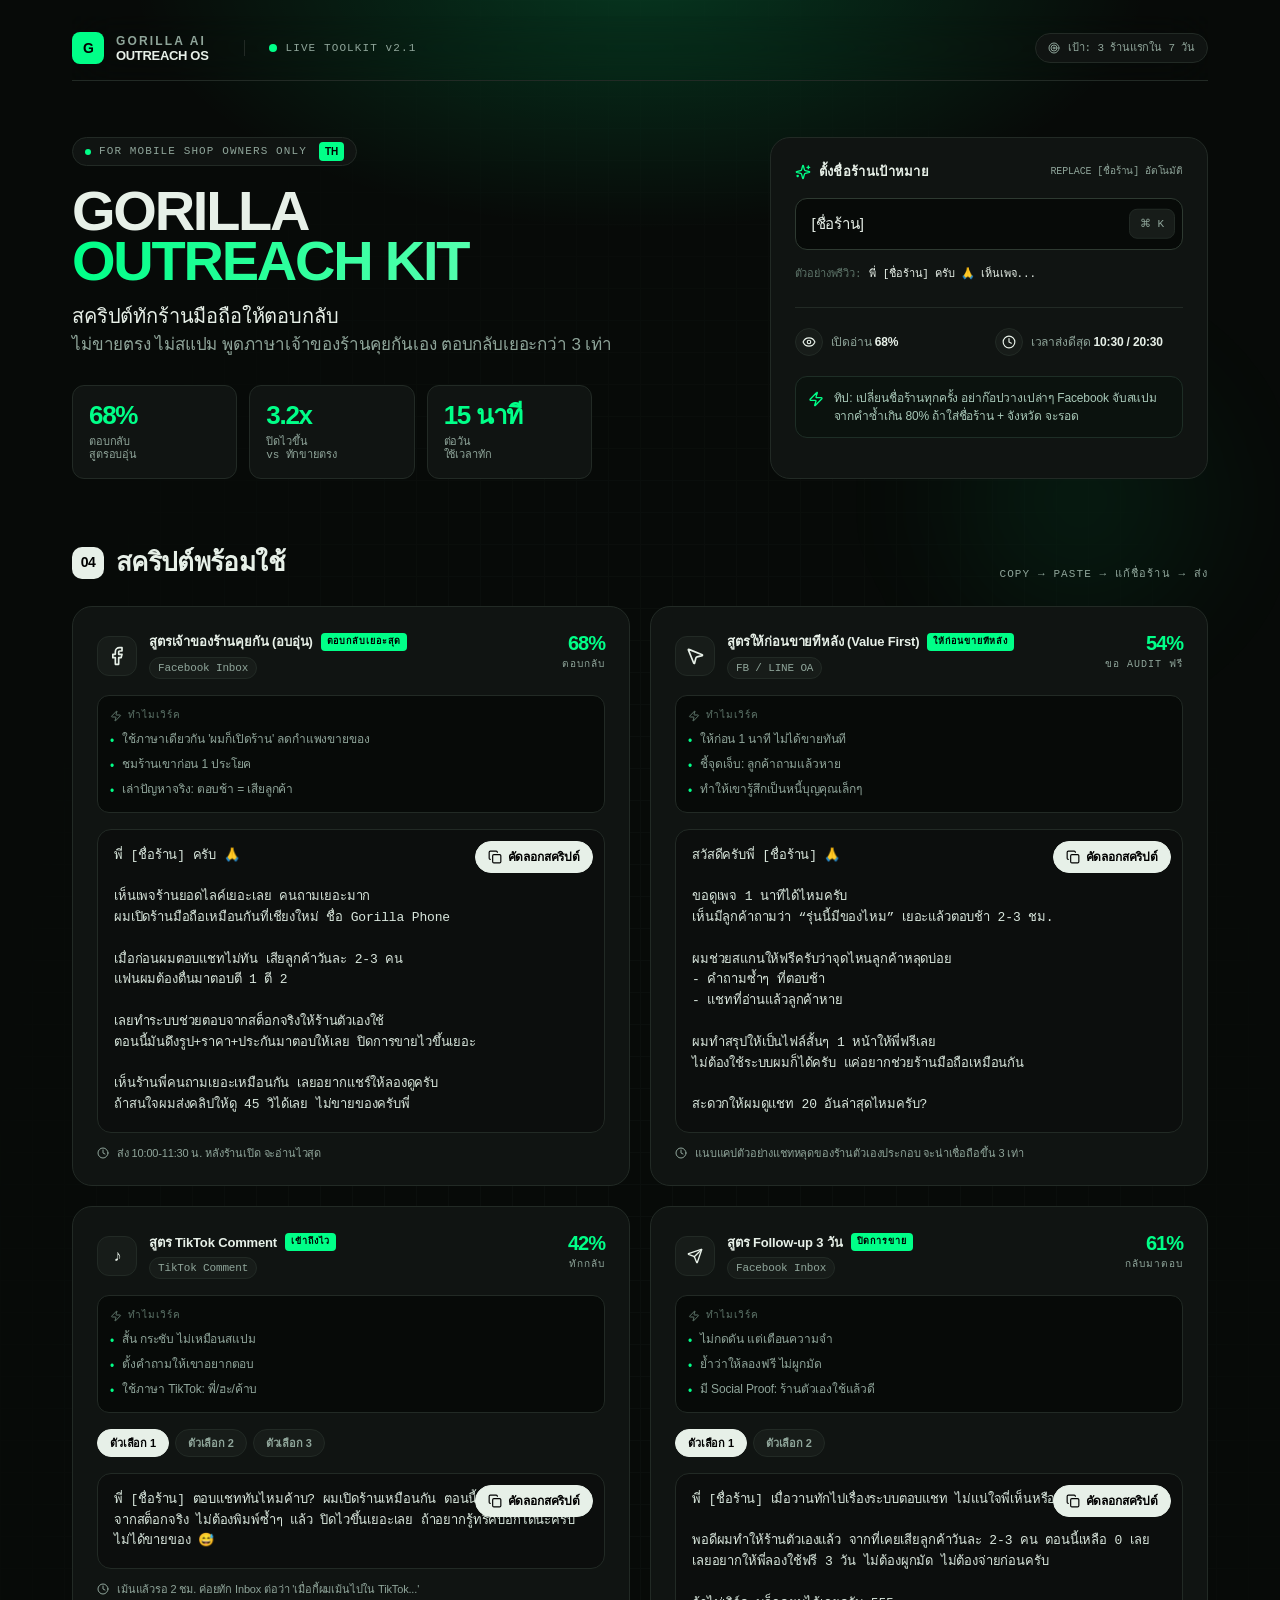
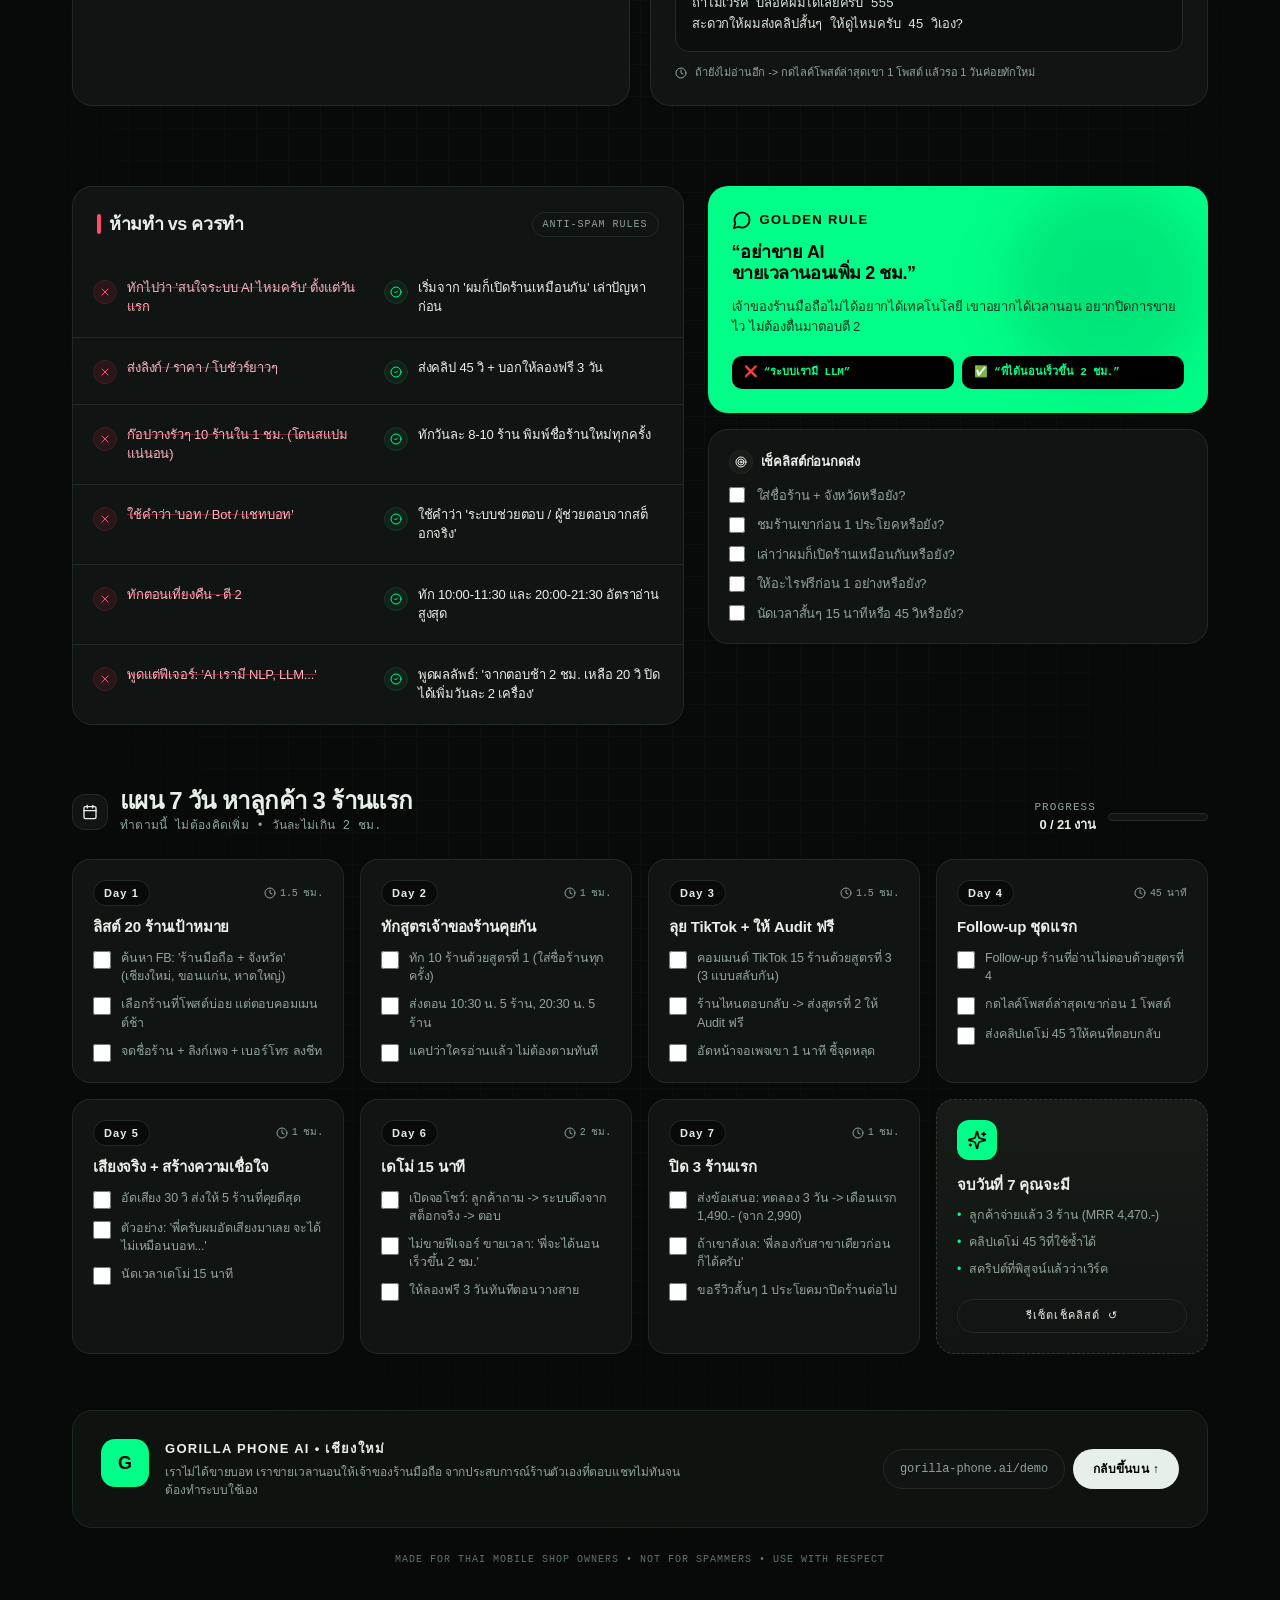
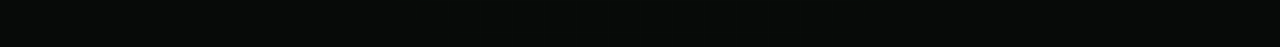
<file: gorilla-outreach-scripts.html>
<!DOCTYPE html>
<html lang="en">
<head>
  <meta charset="UTF-8">
  <meta name="viewport" content="width=device-width, initial-scale=1">
  <title>React Artifact</title>
  <style>*,:after,:before{--tw-border-spacing-x:0;--tw-border-spacing-y:0;--tw-translate-x:0;--tw-translate-y:0;--tw-rotate:0;--tw-skew-x:0;--tw-skew-y:0;--tw-scale-x:1;--tw-scale-y:1;--tw-pan-x: ;--tw-pan-y: ;--tw-pinch-zoom: ;--tw-scroll-snap-strictness:proximity;--tw-gradient-from-position: ;--tw-gradient-via-position: ;--tw-gradient-to-position: ;--tw-ordinal: ;--tw-slashed-zero: ;--tw-numeric-figure: ;--tw-numeric-spacing: ;--tw-numeric-fraction: ;--tw-ring-inset: ;--tw-ring-offset-width:0px;--tw-ring-offset-color:#fff;--tw-ring-color:rgba(59,130,246,.5);--tw-ring-offset-shadow:0 0 #0000;--tw-ring-shadow:0 0 #0000;--tw-shadow:0 0 #0000;--tw-shadow-colored:0 0 #0000;--tw-blur: ;--tw-brightness: ;--tw-contrast: ;--tw-grayscale: ;--tw-hue-rotate: ;--tw-invert: ;--tw-saturate: ;--tw-sepia: ;--tw-drop-shadow: ;--tw-backdrop-blur: ;--tw-backdrop-brightness: ;--tw-backdrop-contrast: ;--tw-backdrop-grayscale: ;--tw-backdrop-hue-rotate: ;--tw-backdrop-invert: ;--tw-backdrop-opacity: ;--tw-backdrop-saturate: ;--tw-backdrop-sepia: ;--tw-contain-size: ;--tw-contain-layout: ;--tw-contain-paint: ;--tw-contain-style: }::backdrop{--tw-border-spacing-x:0;--tw-border-spacing-y:0;--tw-translate-x:0;--tw-translate-y:0;--tw-rotate:0;--tw-skew-x:0;--tw-skew-y:0;--tw-scale-x:1;--tw-scale-y:1;--tw-pan-x: ;--tw-pan-y: ;--tw-pinch-zoom: ;--tw-scroll-snap-strictness:proximity;--tw-gradient-from-position: ;--tw-gradient-via-position: ;--tw-gradient-to-position: ;--tw-ordinal: ;--tw-slashed-zero: ;--tw-numeric-figure: ;--tw-numeric-spacing: ;--tw-numeric-fraction: ;--tw-ring-inset: ;--tw-ring-offset-width:0px;--tw-ring-offset-color:#fff;--tw-ring-color:rgba(59,130,246,.5);--tw-ring-offset-shadow:0 0 #0000;--tw-ring-shadow:0 0 #0000;--tw-shadow:0 0 #0000;--tw-shadow-colored:0 0 #0000;--tw-blur: ;--tw-brightness: ;--tw-contrast: ;--tw-grayscale: ;--tw-hue-rotate: ;--tw-invert: ;--tw-saturate: ;--tw-sepia: ;--tw-drop-shadow: ;--tw-backdrop-blur: ;--tw-backdrop-brightness: ;--tw-backdrop-contrast: ;--tw-backdrop-grayscale: ;--tw-backdrop-hue-rotate: ;--tw-backdrop-invert: ;--tw-backdrop-opacity: ;--tw-backdrop-saturate: ;--tw-backdrop-sepia: ;--tw-contain-size: ;--tw-contain-layout: ;--tw-contain-paint: ;--tw-contain-style: }/*! tailwindcss v3.4.18 | MIT License | https://tailwindcss.com*/*,:after,:before{box-sizing:border-box;border:0 solid #e5e7eb}:after,:before{--tw-content:""}:host,html{line-height:1.5;-webkit-text-size-adjust:100%;-moz-tab-size:4;-o-tab-size:4;tab-size:4;font-family:ui-sans-serif,system-ui,sans-serif,Apple Color Emoji,Segoe UI Emoji,Segoe UI Symbol,Noto Color Emoji;font-feature-settings:normal;font-variation-settings:normal;-webkit-tap-highlight-color:transparent}body{margin:0;line-height:inherit}hr{height:0;color:inherit;border-top-width:1px}abbr:where([title]){-webkit-text-decoration:underline dotted;text-decoration:underline dotted}h1,h2,h3,h4,h5,h6{font-size:inherit;font-weight:inherit}a{color:inherit;text-decoration:inherit}b,strong{font-weight:bolder}code,kbd,pre,samp{font-family:ui-monospace,SFMono-Regular,Menlo,Monaco,Consolas,Liberation Mono,Courier New,monospace;font-feature-settings:normal;font-variation-settings:normal;font-size:1em}small{font-size:80%}sub,sup{font-size:75%;line-height:0;position:relative;vertical-align:baseline}sub{bottom:-.25em}sup{top:-.5em}table{text-indent:0;border-color:inherit;border-collapse:collapse}button,input,optgroup,select,textarea{font-family:inherit;font-feature-settings:inherit;font-variation-settings:inherit;font-size:100%;font-weight:inherit;line-height:inherit;letter-spacing:inherit;color:inherit;margin:0;padding:0}button,select{text-transform:none}button,input:where([type=button]),input:where([type=reset]),input:where([type=submit]){-webkit-appearance:button;background-color:transparent;background-image:none}:-moz-focusring{outline:auto}:-moz-ui-invalid{box-shadow:none}progress{vertical-align:baseline}::-webkit-inner-spin-button,::-webkit-outer-spin-button{height:auto}[type=search]{-webkit-appearance:textfield;outline-offset:-2px}::-webkit-search-decoration{-webkit-appearance:none}::-webkit-file-upload-button{-webkit-appearance:button;font:inherit}summary{display:list-item}blockquote,dd,dl,figure,h1,h2,h3,h4,h5,h6,hr,p,pre{margin:0}fieldset{margin:0}fieldset,legend{padding:0}menu,ol,ul{list-style:none;margin:0;padding:0}dialog{padding:0}textarea{resize:vertical}input::-moz-placeholder,textarea::-moz-placeholder{opacity:1;color:#9ca3af}input::placeholder,textarea::placeholder{opacity:1;color:#9ca3af}[role=button],button{cursor:pointer}:disabled{cursor:default}audio,canvas,embed,iframe,img,object,svg,video{display:block;vertical-align:middle}img,video{max-width:100%;height:auto}[hidden]:where(:not([hidden=until-found])){display:none}.pointer-events-none{pointer-events:none}.fixed{position:fixed}.absolute{position:absolute}.relative{position:relative}.sticky{position:sticky}.inset-0{inset:0}.bottom-6{bottom:1.5rem}.left-1\/2{left:50%}.right-0{right:0}.right-2{right:.5rem}.right-3{right:.75rem}.top-0{top:0}.top-1\/2{top:50%}.top-3{top:.75rem}.top-\[-10\%\]{top:-10%}.top-\[300px\]{top:300px}.z-10{z-index:10}.z-20{z-index:20}.z-\[50\]{z-index:50}.mx-auto{margin-left:auto;margin-right:auto}.mb-2{margin-bottom:.5rem}.mb-3{margin-bottom:.75rem}.mb-4{margin-bottom:1rem}.mb-5{margin-bottom:1.25rem}.mb-6{margin-bottom:1.5rem}.ml-1{margin-left:.25rem}.ml-6{margin-left:1.5rem}.ml-auto{margin-left:auto}.mt-0\.5{margin-top:.125rem}.mt-1{margin-top:.25rem}.mt-1\.5{margin-top:.375rem}.mt-10{margin-top:2.5rem}.mt-12{margin-top:3rem}.mt-14{margin-top:3.5rem}.mt-2{margin-top:.5rem}.mt-3{margin-top:.75rem}.mt-4{margin-top:1rem}.mt-5{margin-top:1.25rem}.mt-6{margin-top:1.5rem}.mt-7{margin-top:1.75rem}.mt-\[2px\]{margin-top:2px}.block{display:block}.flex{display:flex}.inline-flex{display:inline-flex}.grid{display:grid}.hidden{display:none}.h-1\.5{height:.375rem}.h-10{height:2.5rem}.h-12{height:3rem}.h-2{height:.5rem}.h-3{height:.75rem}.h-3\.5{height:.875rem}.h-4{height:1rem}.h-5{height:1.25rem}.h-6{height:1.5rem}.h-7{height:1.75rem}.h-8{height:2rem}.h-9{height:2.25rem}.h-\[180px\]{height:180px}.h-\[18px\]{height:18px}.h-\[200px\]{height:200px}.h-\[2px\]{height:2px}.h-\[400px\]{height:400px}.h-\[600px\]{height:600px}.h-full{height:100%}.min-h-screen{min-height:100vh}.w-1{width:.25rem}.w-1\.5{width:.375rem}.w-10{width:2.5rem}.w-12{width:3rem}.w-2{width:.5rem}.w-3{width:.75rem}.w-3\.5{width:.875rem}.w-4{width:1rem}.w-5{width:1.25rem}.w-6{width:1.5rem}.w-7{width:1.75rem}.w-8{width:2rem}.w-9{width:2.25rem}.w-\[100px\]{width:100px}.w-\[180px\]{width:180px}.w-\[18px\]{width:18px}.w-\[200px\]{width:200px}.w-\[400px\]{width:400px}.w-full{width:100%}.max-w-\[1200px\]{max-width:1200px}.max-w-\[520px\]{max-width:520px}.max-w-full{max-width:100%}.flex-1{flex:1 1 0%}.shrink-0{flex-shrink:0}.-translate-x-1\/2{--tw-translate-x:-50%}.-translate-x-1\/2,.-translate-y-1\/2{transform:translate(var(--tw-translate-x),var(--tw-translate-y)) rotate(var(--tw-rotate)) skewX(var(--tw-skew-x)) skewY(var(--tw-skew-y)) scaleX(var(--tw-scale-x)) scaleY(var(--tw-scale-y))}.-translate-y-1\/2{--tw-translate-y:-50%}.scale-\[1\.05\]{--tw-scale-x:1.05;--tw-scale-y:1.05;transform:translate(var(--tw-translate-x),var(--tw-translate-y)) rotate(var(--tw-rotate)) skewX(var(--tw-skew-x)) skewY(var(--tw-skew-y)) scaleX(var(--tw-scale-x)) scaleY(var(--tw-scale-y))}@keyframes pulse{50%{opacity:.5}}.animate-pulse{animation:pulse 2s cubic-bezier(.4,0,.6,1) infinite}.cursor-pointer{cursor:pointer}.grid-cols-1{grid-template-columns:repeat(1,minmax(0,1fr))}.grid-cols-2{grid-template-columns:repeat(2,minmax(0,1fr))}.grid-cols-3{grid-template-columns:repeat(3,minmax(0,1fr))}.flex-col{flex-direction:column}.flex-wrap{flex-wrap:wrap}.items-start{align-items:flex-start}.items-end{align-items:flex-end}.items-center{align-items:center}.justify-center{justify-content:center}.justify-between{justify-content:space-between}.gap-1{gap:.25rem}.gap-1\.5{gap:.375rem}.gap-2{gap:.5rem}.gap-2\.5{gap:.625rem}.gap-3{gap:.75rem}.gap-4{gap:1rem}.gap-5{gap:1.25rem}.gap-6{gap:1.5rem}.gap-8{gap:2rem}.space-y-1\.5>:not([hidden])~:not([hidden]){--tw-space-y-reverse:0;margin-top:calc(.375rem*(1 - var(--tw-space-y-reverse)));margin-bottom:calc(.375rem*var(--tw-space-y-reverse))}.space-y-2>:not([hidden])~:not([hidden]){--tw-space-y-reverse:0;margin-top:calc(.5rem*(1 - var(--tw-space-y-reverse)));margin-bottom:calc(.5rem*var(--tw-space-y-reverse))}.space-y-2\.5>:not([hidden])~:not([hidden]){--tw-space-y-reverse:0;margin-top:calc(.625rem*(1 - var(--tw-space-y-reverse)));margin-bottom:calc(.625rem*var(--tw-space-y-reverse))}.space-y-4>:not([hidden])~:not([hidden]){--tw-space-y-reverse:0;margin-top:calc(1rem*(1 - var(--tw-space-y-reverse)));margin-bottom:calc(1rem*var(--tw-space-y-reverse))}.divide-y>:not([hidden])~:not([hidden]){--tw-divide-y-reverse:0;border-top-width:calc(1px*(1 - var(--tw-divide-y-reverse)));border-bottom-width:calc(1px*var(--tw-divide-y-reverse))}.divide-\[var\(--border\)\]>:not([hidden])~:not([hidden]){border-color:var(--border)}.overflow-hidden{overflow:hidden}.overflow-x-auto{overflow-x:auto}.overflow-x-hidden{overflow-x:hidden}.whitespace-pre-line{white-space:pre-line}.whitespace-pre-wrap{white-space:pre-wrap}.rounded{border-radius:.25rem}.rounded-\[10px\]{border-radius:10px}.rounded-\[12px\]{border-radius:12px}.rounded-\[14px\]{border-radius:14px}.rounded-\[18px\]{border-radius:18px}.rounded-\[20px\]{border-radius:20px}.rounded-\[6px\]{border-radius:6px}.rounded-\[8px\]{border-radius:8px}.rounded-full{border-radius:9999px}.border{border-width:1px}.border-b{border-bottom-width:1px}.border-l{border-left-width:1px}.border-t{border-top-width:1px}.border-dashed{border-style:dashed}.border-\[\#1A3526\]{--tw-border-opacity:1;border-color:rgb(26 53 38/var(--tw-border-opacity,1))}.border-\[\#1B2A20\]{--tw-border-opacity:1;border-color:rgb(27 42 32/var(--tw-border-opacity,1))}.border-\[\#1E2E26\]{--tw-border-opacity:1;border-color:rgb(30 46 38/var(--tw-border-opacity,1))}.border-\[\#3D1F24\]{--tw-border-opacity:1;border-color:rgb(61 31 36/var(--tw-border-opacity,1))}.border-\[var\(--border\)\]{border-color:var(--border)}.border-\[var\(--border-strong\)\]{border-color:var(--border-strong)}.border-\[var\(--neon\)\]{border-color:var(--neon)}.border-\[var\(--text\)\]{border-color:var(--text)}.bg-\[\#0B120E\]{--tw-bg-opacity:1;background-color:rgb(11 18 14/var(--tw-bg-opacity,1))}.bg-\[\#0C0E0D\]{--tw-bg-opacity:1;background-color:rgb(12 14 13/var(--tw-bg-opacity,1))}.bg-\[\#0E1310\]{--tw-bg-opacity:1;background-color:rgb(14 19 16/var(--tw-bg-opacity,1))}.bg-\[\#102219\]{--tw-bg-opacity:1;background-color:rgb(16 34 25/var(--tw-bg-opacity,1))}.bg-\[\#2A1518\]{--tw-bg-opacity:1;background-color:rgb(42 21 24/var(--tw-bg-opacity,1))}.bg-\[var\(--bg\)\]{background-color:var(--bg)}.bg-\[var\(--neon\)\]{background-color:var(--neon)}.bg-\[var\(--red\)\]{background-color:var(--red)}.bg-\[var\(--surface\)\]{background-color:var(--surface)}.bg-\[var\(--surface-2\)\]{background-color:var(--surface-2)}.bg-\[var\(--text\)\]{background-color:var(--text)}.bg-black{--tw-bg-opacity:1;background-color:rgb(0 0 0/var(--tw-bg-opacity,1))}.bg-black\/10{background-color:rgba(0,0,0,.1)}.bg-\[radial-gradient\(circle\2c rgba\(0\2c 255\2c 136\2c 0\.08\)\2c transparent_70\%\)\]{background-image:radial-gradient(circle,rgba(0,255,136,.08),transparent 70%)}.bg-\[radial-gradient\(ellipse_at_center\2c rgba\(0\2c 255\2c 136\2c 0\.18\)\2c transparent_60\%\)\]{background-image:radial-gradient(ellipse at center,rgba(0,255,136,.18),transparent 60%)}.bg-gradient-to-b{background-image:linear-gradient(to bottom,var(--tw-gradient-stops))}.bg-gradient-to-r{background-image:linear-gradient(to right,var(--tw-gradient-stops))}.from-\[var\(--neon\)\]{--tw-gradient-from:var(--neon) var(--tw-gradient-from-position);--tw-gradient-to:hsla(0,0%,100%,0) var(--tw-gradient-to-position);--tw-gradient-stops:var(--tw-gradient-from),var(--tw-gradient-to)}.from-\[var\(--surface-2\)\]{--tw-gradient-from:var(--surface-2) var(--tw-gradient-from-position);--tw-gradient-to:hsla(0,0%,100%,0) var(--tw-gradient-to-position);--tw-gradient-stops:var(--tw-gradient-from),var(--tw-gradient-to)}.via-\[var\(--neon\)\]{--tw-gradient-to:hsla(0,0%,100%,0) var(--tw-gradient-to-position);--tw-gradient-stops:var(--tw-gradient-from),var(--neon) var(--tw-gradient-via-position),var(--tw-gradient-to)}.to-\[\#8AFFC6\]{--tw-gradient-to:#8affc6 var(--tw-gradient-to-position)}.to-\[var\(--surface\)\]{--tw-gradient-to:var(--surface) var(--tw-gradient-to-position)}.bg-clip-text{-webkit-background-clip:text;background-clip:text}.p-3{padding:.75rem}.p-4{padding:1rem}.p-5{padding:1.25rem}.p-6{padding:1.5rem}.px-1\.5{padding-left:.375rem;padding-right:.375rem}.px-2{padding-left:.5rem;padding-right:.5rem}.px-2\.5{padding-left:.625rem;padding-right:.625rem}.px-3{padding-left:.75rem;padding-right:.75rem}.px-4{padding-left:1rem;padding-right:1rem}.px-5{padding-left:1.25rem;padding-right:1.25rem}.py-0\.5{padding-top:.125rem;padding-bottom:.125rem}.py-1{padding-top:.25rem;padding-bottom:.25rem}.py-1\.5{padding-top:.375rem;padding-bottom:.375rem}.py-2{padding-top:.5rem;padding-bottom:.5rem}.py-2\.5{padding-top:.625rem;padding-bottom:.625rem}.py-3\.5{padding-top:.875rem;padding-bottom:.875rem}.py-4{padding-top:1rem;padding-bottom:1rem}.pb-0{padding-bottom:0}.pb-20{padding-bottom:5rem}.pl-6{padding-left:1.5rem}.pr-\[140px\]{padding-right:140px}.pt-12{padding-top:3rem}.pt-5{padding-top:1.25rem}.pt-\[calc\(16px\+var\(--safe-area-inset-top\)\)\]{padding-top:calc(16px + var(--safe-area-inset-top))}.text-center{text-align:center}.text-right{text-align:right}.font-mono{font-family:ui-monospace,SFMono-Regular,Menlo,Monaco,Consolas,Liberation Mono,Courier New,monospace}.text-\[10px\]{font-size:10px}.text-\[11px\]{font-size:11px}.text-\[12\.5px\]{font-size:12.5px}.text-\[12px\]{font-size:12px}.text-\[13px\]{font-size:13px}.text-\[14px\]{font-size:14px}.text-\[15px\]{font-size:15px}.text-\[16px\]{font-size:16px}.text-\[18px\]{font-size:18px}.text-\[20px\]{font-size:20px}.text-\[22px\]{font-size:22px}.text-\[36px\]{font-size:36px}.text-\[9px\]{font-size:9px}.font-\[500\]{font-weight:500}.font-black{font-weight:900}.font-bold{font-weight:700}.font-medium{font-weight:500}.font-normal{font-weight:400}.uppercase{text-transform:uppercase}.leading-\[0\.9\]{line-height:.9}.leading-\[1\.25\]{line-height:1.25}.leading-\[1\.2\]{line-height:1.2}.leading-\[1\.35\]{line-height:1.35}.leading-\[1\.45\]{line-height:1.45}.leading-\[1\.4\]{line-height:1.4}.leading-\[1\.5\]{line-height:1.5}.leading-\[1\.6\]{line-height:1.6}.leading-none{line-height:1}.tracking-\[-0\.04em\]{letter-spacing:-.04em}.tracking-\[0\.18em\]{letter-spacing:.18em}.tracking-tight{letter-spacing:-.025em}.tracking-tighter{letter-spacing:-.05em}.tracking-wide{letter-spacing:.025em}.tracking-widest{letter-spacing:.1em}.text-\[\#A8C8B8\]{--tw-text-opacity:1;color:rgb(168 200 184/var(--tw-text-opacity,1))}.text-\[\#D8E6DC\]{--tw-text-opacity:1;color:rgb(216 230 220/var(--tw-text-opacity,1))}.text-\[\#FFB3BE\]{--tw-text-opacity:1;color:rgb(255 179 190/var(--tw-text-opacity,1))}.text-\[var\(--muted\)\]{color:var(--muted)}.text-\[var\(--muted-2\)\]{color:var(--muted-2)}.text-\[var\(--neon\)\]{color:var(--neon)}.text-\[var\(--red\)\]{color:var(--red)}.text-\[var\(--text\)\]{color:var(--text)}.text-black{--tw-text-opacity:1;color:rgb(0 0 0/var(--tw-text-opacity,1))}.text-transparent{color:transparent}.line-through{text-decoration-line:line-through}.decoration-\[\#FF4D6A\]\/40{text-decoration-color:rgba(255,77,106,.4)}.accent-\[var\(--neon\)\]{accent-color:var(--neon)}.opacity-60{opacity:.6}.opacity-80{opacity:.8}.shadow-\[0_10px_30px_rgba\(0\2c 0\2c 0\2c 0\.4\)\]{--tw-shadow:0 10px 30px rgba(0,0,0,.4);--tw-shadow-colored:0 10px 30px var(--tw-shadow-color);box-shadow:var(--tw-ring-offset-shadow,0 0 #0000),var(--tw-ring-shadow,0 0 #0000),var(--tw-shadow)}.ring-2{--tw-ring-offset-shadow:var(--tw-ring-inset) 0 0 0 var(--tw-ring-offset-width) var(--tw-ring-offset-color);--tw-ring-shadow:var(--tw-ring-inset) 0 0 0 calc(2px + var(--tw-ring-offset-width)) var(--tw-ring-color);box-shadow:var(--tw-ring-offset-shadow),var(--tw-ring-shadow),var(--tw-shadow,0 0 #0000)}.blur-\[30px\]{--tw-blur:blur(30px)}.blur-\[30px\],.blur-\[40px\]{filter:var(--tw-blur) var(--tw-brightness) var(--tw-contrast) var(--tw-grayscale) var(--tw-hue-rotate) var(--tw-invert) var(--tw-saturate) var(--tw-sepia) var(--tw-drop-shadow)}.blur-\[40px\]{--tw-blur:blur(40px)}.filter{filter:var(--tw-blur) var(--tw-brightness) var(--tw-contrast) var(--tw-grayscale) var(--tw-hue-rotate) var(--tw-invert) var(--tw-saturate) var(--tw-sepia) var(--tw-drop-shadow)}.backdrop-blur-xl{--tw-backdrop-blur:blur(24px);backdrop-filter:var(--tw-backdrop-blur) var(--tw-backdrop-brightness) var(--tw-backdrop-contrast) var(--tw-backdrop-grayscale) var(--tw-backdrop-hue-rotate) var(--tw-backdrop-invert) var(--tw-backdrop-opacity) var(--tw-backdrop-saturate) var(--tw-backdrop-sepia)}.transition{transition-property:color,background-color,border-color,text-decoration-color,fill,stroke,opacity,box-shadow,transform,filter,backdrop-filter;transition-timing-function:cubic-bezier(.4,0,.2,1);transition-duration:.15s}.transition-all{transition-property:all;transition-timing-function:cubic-bezier(.4,0,.2,1);transition-duration:.15s}.transition-colors{transition-property:color,background-color,border-color,text-decoration-color,fill,stroke;transition-timing-function:cubic-bezier(.4,0,.2,1);transition-duration:.15s}:root{--bg:#070a08;--surface:#101412;--surface-2:#171c19;--surface-3:#1f2621;--border:#222a25;--border-strong:#2e3a31;--text:#e7f0e8;--muted:#8fa59a;--muted-2:#5e756a;--neon:#0f8;--neon-2:#00e67a;--neon-glow:rgba(0,255,136,.2);--red:#ff4d6a;--safe-area-inset-top:env(safe-area-inset-top,0px)}*{-webkit-font-smoothing:antialiased}body,html{background:var(--bg)}body{color:var(--text);font-family:IBM Plex Sans Thai,Noto Sans Thai,ui-sans-system,-apple-system,Segoe UI,sans-serif;letter-spacing:-.01em}::-moz-selection{background:var(--neon);color:#000}::selection{background:var(--neon);color:#000}::-webkit-scrollbar{width:6px;height:6px}::-webkit-scrollbar-thumb{background:var(--border-strong);border-radius:999px}.grid-bg{background-image:linear-gradient(var(--border) 1px,transparent 1px),linear-gradient(90deg,var(--border) 1px,transparent 1px);background-size:32px 32px;-webkit-mask-image:radial-gradient(ellipse at center,#000 40%,transparent 80%);mask-image:radial-gradient(ellipse at center,#000 40%,transparent 80%);opacity:.18}.placeholder\:text-\[var\(--muted-2\)\]::-moz-placeholder{color:var(--muted-2)}.placeholder\:text-\[var\(--muted-2\)\]::placeholder{color:var(--muted-2)}.hover\:scale-\[1\.02\]:hover{--tw-scale-x:1.02;--tw-scale-y:1.02;transform:translate(var(--tw-translate-x),var(--tw-translate-y)) rotate(var(--tw-rotate)) skewX(var(--tw-skew-x)) skewY(var(--tw-skew-y)) scaleX(var(--tw-scale-x)) scaleY(var(--tw-scale-y))}.hover\:border-\[var\(--border-strong\)\]:hover{border-color:var(--border-strong)}.hover\:bg-\[var\(--surface-3\)\]:hover{background-color:var(--surface-3)}.hover\:bg-white:hover{--tw-bg-opacity:1;background-color:rgb(255 255 255/var(--tw-bg-opacity,1))}.hover\:text-\[var\(--text\)\]:hover{color:var(--text)}.focus\:border-\[var\(--neon\)\]:focus{border-color:var(--neon)}.focus\:outline-none:focus{outline:2px solid transparent;outline-offset:2px}.focus\:ring-2:focus{--tw-ring-offset-shadow:var(--tw-ring-inset) 0 0 0 var(--tw-ring-offset-width) var(--tw-ring-offset-color);--tw-ring-shadow:var(--tw-ring-inset) 0 0 0 calc(2px + var(--tw-ring-offset-width)) var(--tw-ring-color);box-shadow:var(--tw-ring-offset-shadow),var(--tw-ring-shadow),var(--tw-shadow,0 0 #0000)}.focus\:ring-\[var\(--neon-glow\)\]:focus{--tw-ring-color:var(--neon-glow)}.active\:scale-\[0\.98\]:active{--tw-scale-x:0.98;--tw-scale-y:0.98;transform:translate(var(--tw-translate-x),var(--tw-translate-y)) rotate(var(--tw-rotate)) skewX(var(--tw-skew-x)) skewY(var(--tw-skew-y)) scaleX(var(--tw-scale-x)) scaleY(var(--tw-scale-y))}.group:hover .group-hover\:text-\[var\(--text\)\]{color:var(--text)}@media (min-width:768px){.md\:mt-14{margin-top:3.5rem}.md\:mt-16{margin-top:4rem}.md\:mt-20{margin-top:5rem}.md\:flex{display:flex}.md\:inline-flex{display:inline-flex}.md\:hidden{display:none}.md\:w-auto{width:auto}.md\:flex-none{flex:none}.md\:grid-cols-2{grid-template-columns:repeat(2,minmax(0,1fr))}.md\:flex-row{flex-direction:row}.md\:items-center{align-items:center}.md\:gap-10{gap:2.5rem}.md\:gap-5{gap:1.25rem}.md\:p-4{padding:1rem}.md\:p-5{padding:1.25rem}.md\:p-6{padding:1.5rem}.md\:p-7{padding:1.75rem}.md\:px-8{padding-left:2rem;padding-right:2rem}.md\:pr-4{padding-right:1rem}.md\:pt-4{padding-top:1rem}.md\:text-\[17px\]{font-size:17px}.md\:text-\[20px\]{font-size:20px}.md\:text-\[24px\]{font-size:24px}.md\:text-\[26px\]{font-size:26px}.md\:text-\[56px\]{font-size:56px}}@media (min-width:1024px){.lg\:grid-cols-2{grid-template-columns:repeat(2,minmax(0,1fr))}.lg\:grid-cols-3{grid-template-columns:repeat(3,minmax(0,1fr))}.lg\:grid-cols-\[1\.1fr_0\.9fr\]{grid-template-columns:1.1fr .9fr}.lg\:grid-cols-\[1\.2fr_0\.8fr\]{grid-template-columns:1.2fr .8fr}}@media (min-width:1280px){.xl\:grid-cols-4{grid-template-columns:repeat(4,minmax(0,1fr))}}</style>
</head>
<body>
  <div id="root"></div>
  
  <script type="module">var dd=Object.create;var{getPrototypeOf:fd,defineProperty:Gl,getOwnPropertyNames:pd}=Object;var md=Object.prototype.hasOwnProperty;var Ue=(e,t,n)=>{n=e!=null?dd(fd(e)):{};let r=t||!e||!e.__esModule?Gl(n,"default",{value:e,enumerable:!0}):n;for(let l of pd(e))if(!md.call(r,l))Gl(r,l,{get:()=>e[l],enumerable:!0});return r};var Nr=(e,t)=>()=>(t||e((t={exports:{}}).exports,t),t.exports);var vd=(e,t)=>{for(var n in t)Gl(e,n,{get:t[n],enumerable:!0,configurable:!0,set:(r)=>t[n]=()=>r})};var hd=(e,t)=>()=>(e&&(t=e(e=0)),t);var wt=Nr((Id)=>{var yn=Symbol.for("react.element"),gd=Symbol.for("react.portal"),yd=Symbol.for("react.fragment"),wd=Symbol.for("react.strict_mode"),kd=Symbol.for("react.profiler"),xd=Symbol.for("react.provider"),Sd=Symbol.for("react.context"),Nd=Symbol.for("react.forward_ref"),Ed=Symbol.for("react.suspense"),Cd=Symbol.for("react.memo"),_d=Symbol.for("react.lazy"),yu=Symbol.iterator;function Pd(e){if(e===null||typeof e!=="object")return null;return e=yu&&e[yu]||e["@@iterator"],typeof e==="function"?e:null}var xu={isMounted:function(){return!1},enqueueForceUpdate:function(){},enqueueReplaceState:function(){},enqueueSetState:function(){}},Su=Object.assign,Nu={};function At(e,t,n){this.props=e,this.context=t,this.refs=Nu,this.updater=n||xu}At.prototype.isReactComponent={};At.prototype.setState=function(e,t){if(typeof e!=="object"&&typeof e!=="function"&&e!=null)throw Error("setState(...): takes an object of state variables to update or a function which returns an object of state variables.");this.updater.enqueueSetState(this,e,t,"setState")};At.prototype.forceUpdate=function(e){this.updater.enqueueForceUpdate(this,e,"forceUpdate")};function Eu(){}Eu.prototype=At.prototype;function Jl(e,t,n){this.props=e,this.context=t,this.refs=Nu,this.updater=n||xu}var ql=Jl.prototype=new Eu;ql.constructor=Jl;Su(ql,At.prototype);ql.isPureReactComponent=!0;var wu=Array.isArray,Cu=Object.prototype.hasOwnProperty,jl={current:null},_u={key:!0,ref:!0,__self:!0,__source:!0};function Pu(e,t,n){var r,l={},o=null,i=null;if(t!=null)for(r in t.ref!==void 0&&(i=t.ref),t.key!==void 0&&(o=""+t.key),t)Cu.call(t,r)&&!_u.hasOwnProperty(r)&&(l[r]=t[r]);var u=arguments.length-2;if(u===1)l.children=n;else if(1<u){for(var a=Array(u),d=0;d<u;d++)a[d]=arguments[d+2];l.children=a}if(e&&e.defaultProps)for(r in u=e.defaultProps,u)l[r]===void 0&&(l[r]=u[r]);return{$$typeof:yn,type:e,key:o,ref:i,props:l,_owner:jl.current}}function Td(e,t){return{$$typeof:yn,type:e.type,key:t,ref:e.ref,props:e.props,_owner:e._owner}}function bl(e){return typeof e==="object"&&e!==null&&e.$$typeof===yn}function zd(e){var t={"=":"=0",":":"=2"};return"$"+e.replace(/[=:]/g,function(n){return t[n]})}var ku=/\/+/g;function Zl(e,t){return typeof e==="object"&&e!==null&&e.key!=null?zd(""+e.key):t.toString(36)}function Cr(e,t,n,r,l){var o=typeof e;if(o==="undefined"||o==="boolean")e=null;var i=!1;if(e===null)i=!0;else switch(o){case"string":case"number":i=!0;break;case"object":switch(e.$$typeof){case yn:case gd:i=!0}}if(i)return i=e,l=l(i),e=r===""?"."+Zl(i,0):r,wu(l)?(n="",e!=null&&(n=e.replace(ku,"$&/")+"/"),Cr(l,t,n,"",function(d){return d})):l!=null&&(bl(l)&&(l=Td(l,n+(!l.key||i&&i.key===l.key?"":(""+l.key).replace(ku,"$&/")+"/")+e)),t.push(l)),1;if(i=0,r=r===""?".":r+":",wu(e))for(var u=0;u<e.length;u++){o=e[u];var a=r+Zl(o,u);i+=Cr(o,t,n,a,l)}else if(a=Pd(e),typeof a==="function")for(e=a.call(e),u=0;!(o=e.next()).done;)o=o.value,a=r+Zl(o,u++),i+=Cr(o,t,n,a,l);else if(o==="object")throw t=String(e),Error("Objects are not valid as a React child (found: "+(t==="[object Object]"?"object with keys {"+Object.keys(e).join(", ")+"}":t)+"). If you meant to render a collection of children, use an array instead.");return i}function Er(e,t,n){if(e==null)return e;var r=[],l=0;return Cr(e,r,"","",function(o){return t.call(n,o,l++)}),r}function Ld(e){if(e._status===-1){var t=e._result;t=t(),t.then(function(n){if(e._status===0||e._status===-1)e._status=1,e._result=n},function(n){if(e._status===0||e._status===-1)e._status=2,e._result=n}),e._status===-1&&(e._status=0,e._result=t)}if(e._status===1)return e._result.default;throw e._result}var re={current:null},_r={transition:null},Rd={ReactCurrentDispatcher:re,ReactCurrentBatchConfig:_r,ReactCurrentOwner:jl};function Tu(){throw Error("act(...) is not supported in production builds of React.")}Id.Children={map:Er,forEach:function(e,t,n){Er(e,function(){t.apply(this,arguments)},n)},count:function(e){var t=0;return Er(e,function(){t++}),t},toArray:function(e){return Er(e,function(t){return t})||[]},only:function(e){if(!bl(e))throw Error("React.Children.only expected to receive a single React element child.");return e}};Id.Component=At;Id.Fragment=yd;Id.Profiler=kd;Id.PureComponent=Jl;Id.StrictMode=wd;Id.Suspense=Ed;Id.__SECRET_INTERNALS_DO_NOT_USE_OR_YOU_WILL_BE_FIRED=Rd;Id.act=Tu;Id.cloneElement=function(e,t,n){if(e===null||e===void 0)throw Error("React.cloneElement(...): The argument must be a React element, but you passed "+e+".");var r=Su({},e.props),l=e.key,o=e.ref,i=e._owner;if(t!=null){if(t.ref!==void 0&&(o=t.ref,i=jl.current),t.key!==void 0&&(l=""+t.key),e.type&&e.type.defaultProps)var u=e.type.defaultProps;for(a in t)Cu.call(t,a)&&!_u.hasOwnProperty(a)&&(r[a]=t[a]===void 0&&u!==void 0?u[a]:t[a])}var a=arguments.length-2;if(a===1)r.children=n;else if(1<a){u=Array(a);for(var d=0;d<a;d++)u[d]=arguments[d+2];r.children=u}return{$$typeof:yn,type:e.type,key:l,ref:o,props:r,_owner:i}};Id.createContext=function(e){return e={$$typeof:Sd,_currentValue:e,_currentValue2:e,_threadCount:0,Provider:null,Consumer:null,_defaultValue:null,_globalName:null},e.Provider={$$typeof:xd,_context:e},e.Consumer=e};Id.createElement=Pu;Id.createFactory=function(e){var t=Pu.bind(null,e);return t.type=e,t};Id.createRef=function(){return{current:null}};Id.forwardRef=function(e){return{$$typeof:Nd,render:e}};Id.isValidElement=bl;Id.lazy=function(e){return{$$typeof:_d,_payload:{_status:-1,_result:e},_init:Ld}};Id.memo=function(e,t){return{$$typeof:Cd,type:e,compare:t===void 0?null:t}};Id.startTransition=function(e){var t=_r.transition;_r.transition={};try{e()}finally{_r.transition=t}};Id.unstable_act=Tu;Id.useCallback=function(e,t){return re.current.useCallback(e,t)};Id.useContext=function(e){return re.current.useContext(e)};Id.useDebugValue=function(){};Id.useDeferredValue=function(e){return re.current.useDeferredValue(e)};Id.useEffect=function(e,t){return re.current.useEffect(e,t)};Id.useId=function(){return re.current.useId()};Id.useImperativeHandle=function(e,t,n){return re.current.useImperativeHandle(e,t,n)};Id.useInsertionEffect=function(e,t){return re.current.useInsertionEffect(e,t)};Id.useLayoutEffect=function(e,t){return re.current.useLayoutEffect(e,t)};Id.useMemo=function(e,t){return re.current.useMemo(e,t)};Id.useReducer=function(e,t,n){return re.current.useReducer(e,t,n)};Id.useRef=function(e){return re.current.useRef(e)};Id.useState=function(e){return re.current.useState(e)};Id.useSyncExternalStore=function(e,t,n){return re.current.useSyncExternalStore(e,t,n)};Id.useTransition=function(){return re.current.useTransition()};Id.version="18.3.1"});var Mu=Nr((gf)=>{function to(e,t){var n=e.length;e.push(t);e:for(;0<n;){var r=n-1>>>1,l=e[r];if(0<Pr(l,t))e[r]=t,e[n]=l,n=r;else break e}}function Ne(e){return e.length===0?null:e[0]}function Rr(e){if(e.length===0)return null;var t=e[0],n=e.pop();if(n!==t){e[0]=n;e:for(var r=0,l=e.length,o=l>>>1;r<o;){var i=2*(r+1)-1,u=e[i],a=i+1,d=e[a];if(0>Pr(u,n))a<l&&0>Pr(d,u)?(e[r]=d,e[a]=n,r=a):(e[r]=u,e[i]=n,r=i);else if(a<l&&0>Pr(d,n))e[r]=d,e[a]=n,r=a;else break e}}return t}function Pr(e,t){var n=e.sortIndex-t.sortIndex;return n!==0?n:e.id-t.id}if(typeof performance==="object"&&typeof performance.now==="function")no=performance,gf.unstable_now=function(){return no.now()};else Tr=Date,ro=Tr.now(),gf.unstable_now=function(){return Tr.now()-ro};var no,Tr,ro,Re=[],qe=[],hf=1,he=null,j=3,Ir=!1,kt=!1,kn=!1,Lu=typeof setTimeout==="function"?setTimeout:null,Ru=typeof clearTimeout==="function"?clearTimeout:null,zu=typeof setImmediate<"u"?setImmediate:null;typeof navigator<"u"&&navigator.scheduling!==void 0&&navigator.scheduling.isInputPending!==void 0&&navigator.scheduling.isInputPending.bind(navigator.scheduling);function lo(e){for(var t=Ne(qe);t!==null;){if(t.callback===null)Rr(qe);else if(t.startTime<=e)Rr(qe),t.sortIndex=t.expirationTime,to(Re,t);else break;t=Ne(qe)}}function io(e){if(kn=!1,lo(e),!kt)if(Ne(Re)!==null)kt=!0,ao(uo);else{var t=Ne(qe);t!==null&&so(io,t.startTime-e)}}function uo(e,t){kt=!1,kn&&(kn=!1,Ru(xn),xn=-1),Ir=!0;var n=j;try{lo(t);for(he=Ne(Re);he!==null&&(!(he.expirationTime>t)||e&&!Fu());){var r=he.callback;if(typeof r==="function"){he.callback=null,j=he.priorityLevel;var l=r(he.expirationTime<=t);t=gf.unstable_now(),typeof l==="function"?he.callback=l:he===Ne(Re)&&Rr(Re),lo(t)}else Rr(Re);he=Ne(Re)}if(he!==null)var o=!0;else{var i=Ne(qe);i!==null&&so(io,i.startTime-t),o=!1}return o}finally{he=null,j=n,Ir=!1}}var Or=!1,zr=null,xn=-1,Iu=5,Ou=-1;function Fu(){return gf.unstable_now()-Ou<Iu?!1:!0}function eo(){if(zr!==null){var e=gf.unstable_now();Ou=e;var t=!0;try{t=zr(!0,e)}finally{t?wn():(Or=!1,zr=null)}}else Or=!1}var wn;if(typeof zu==="function")wn=function(){zu(eo)};else if(typeof MessageChannel<"u")Lr=new MessageChannel,oo=Lr.port2,Lr.port1.onmessage=eo,wn=function(){oo.postMessage(null)};else wn=function(){Lu(eo,0)};var Lr,oo;function ao(e){zr=e,Or||(Or=!0,wn())}function so(e,t){xn=Lu(function(){e(gf.unstable_now())},t)}gf.unstable_IdlePriority=5;gf.unstable_ImmediatePriority=1;gf.unstable_LowPriority=4;gf.unstable_NormalPriority=3;gf.unstable_Profiling=null;gf.unstable_UserBlockingPriority=2;gf.unstable_cancelCallback=function(e){e.callback=null};gf.unstable_continueExecution=function(){kt||Ir||(kt=!0,ao(uo))};gf.unstable_forceFrameRate=function(e){0>e||125<e?console.error("forceFrameRate takes a positive int between 0 and 125, forcing frame rates higher than 125 fps is not supported"):Iu=0<e?Math.floor(1000/e):5};gf.unstable_getCurrentPriorityLevel=function(){return j};gf.unstable_getFirstCallbackNode=function(){return Ne(Re)};gf.unstable_next=function(e){switch(j){case 1:case 2:case 3:var t=3;break;default:t=j}var n=j;j=t;try{return e()}finally{j=n}};gf.unstable_pauseExecution=function(){};gf.unstable_requestPaint=function(){};gf.unstable_runWithPriority=function(e,t){switch(e){case 1:case 2:case 3:case 4:case 5:break;default:e=3}var n=j;j=e;try{return t()}finally{j=n}};gf.unstable_scheduleCallback=function(e,t,n){var r=gf.unstable_now();switch(typeof n==="object"&&n!==null?(n=n.delay,n=typeof n==="number"&&0<n?r+n:r):n=r,e){case 1:var l=-1;break;case 2:l=250;break;case 5:l=1073741823;break;case 4:l=1e4;break;default:l=5000}return l=n+l,e={id:hf++,callback:t,priorityLevel:e,startTime:n,expirationTime:l,sortIndex:-1},n>r?(e.sortIndex=n,to(qe,e),Ne(Re)===null&&e===Ne(qe)&&(kn?(Ru(xn),xn=-1):kn=!0,so(io,n-r))):(e.sortIndex=l,to(Re,e),kt||Ir||(kt=!0,ao(uo))),e};gf.unstable_shouldYield=Fu;gf.unstable_wrapCallback=function(e){var t=j;return function(){var n=j;j=t;try{return e.apply(this,arguments)}finally{j=n}}}});var hu={};vd(hu,{version:()=>Zc,unstable_renderSubtreeIntoContainer:()=>Gc,unstable_batchedUpdates:()=>Xc,unmountComponentAtNode:()=>Yc,render:()=>Kc,hydrateRoot:()=>Wc,hydrate:()=>Qc,flushSync:()=>Hc,findDOMNode:()=>$c,createRoot:()=>Vc,createPortal:()=>Bc,__SECRET_INTERNALS_DO_NOT_USE_OR_YOU_WILL_BE_FIRED:()=>Uc});function y(e){for(var t="https://reactjs.org/docs/error-decoder.html?invariant="+e,n=1;n<arguments.length;n++)t+="&args[]="+encodeURIComponent(arguments[n]);return"Minified React error #"+e+"; visit "+t+" for the full message or use the non-minified dev environment for full errors and additional helpful warnings."}function Ft(e,t){on(e,t),on(e+"Capture",t)}function on(e,t){Yn[e]=t;for(e=0;e<t.length;e++)$a.add(t[e])}function Af(e){if(Io.call(Au,e))return!0;if(Io.call(Du,e))return!1;if(Df.test(e))return Au[e]=!0;return Du[e]=!0,!1}function Uf(e,t,n,r){if(n!==null&&n.type===0)return!1;switch(typeof t){case"function":case"symbol":return!0;case"boolean":if(r)return!1;if(n!==null)return!n.acceptsBooleans;return e=e.toLowerCase().slice(0,5),e!=="data-"&&e!=="aria-";default:return!1}}function Bf(e,t,n,r){if(t===null||typeof t>"u"||Uf(e,t,n,r))return!0;if(r)return!1;if(n!==null)switch(n.type){case 3:return!t;case 4:return t===!1;case 5:return isNaN(t);case 6:return isNaN(t)||1>t}return!1}function ie(e,t,n,r,l,o,i){this.acceptsBooleans=t===2||t===3||t===4,this.attributeName=r,this.attributeNamespace=l,this.mustUseProperty=n,this.propertyName=e,this.type=t,this.sanitizeURL=o,this.removeEmptyString=i}function Pi(e){return e[1].toUpperCase()}function Ti(e,t,n,r){var l=q.hasOwnProperty(t)?q[t]:null;if(l!==null?l.type!==0:r||!(2<t.length)||t[0]!=="o"&&t[0]!=="O"||t[1]!=="n"&&t[1]!=="N")Bf(t,n,l,r)&&(n=null),r||l===null?Af(t)&&(n===null?e.removeAttribute(t):e.setAttribute(t,""+n)):l.mustUseProperty?e[l.propertyName]=n===null?l.type===3?!1:"":n:(t=l.attributeName,r=l.attributeNamespace,n===null?e.removeAttribute(t):(l=l.type,n=l===3||l===4&&n===!0?"":""+n,r?e.setAttributeNS(r,t,n):e.setAttribute(t,n)))}function Sn(e){if(e===null||typeof e!=="object")return null;return e=Uu&&e[Uu]||e["@@iterator"],typeof e==="function"?e:null}function zn(e){if(co===void 0)try{throw Error()}catch(n){var t=n.stack.trim().match(/\n( *(at )?)/);co=t&&t[1]||""}return`
`+co+e}function po(e,t){if(!e||fo)return"";fo=!0;var n=Error.prepareStackTrace;Error.prepareStackTrace=void 0;try{if(t)if(t=function(){throw Error()},Object.defineProperty(t.prototype,"props",{set:function(){throw Error()}}),typeof Reflect==="object"&&Reflect.construct){try{Reflect.construct(t,[])}catch(d){var r=d}Reflect.construct(e,[],t)}else{try{t.call()}catch(d){r=d}e.call(t.prototype)}else{try{throw Error()}catch(d){r=d}e()}}catch(d){if(d&&r&&typeof d.stack==="string"){for(var l=d.stack.split(`
`),o=r.stack.split(`
`),i=l.length-1,u=o.length-1;1<=i&&0<=u&&l[i]!==o[u];)u--;for(;1<=i&&0<=u;i--,u--)if(l[i]!==o[u]){if(i!==1||u!==1)do if(i--,u--,0>u||l[i]!==o[u]){var a=`
`+l[i].replace(" at new "," at ");return e.displayName&&a.includes("<anonymous>")&&(a=a.replace("<anonymous>",e.displayName)),a}while(1<=i&&0<=u);break}}}finally{fo=!1,Error.prepareStackTrace=n}return(e=e?e.displayName||e.name:"")?zn(e):""}function Vf(e){switch(e.tag){case 5:return zn(e.type);case 16:return zn("Lazy");case 13:return zn("Suspense");case 19:return zn("SuspenseList");case 0:case 2:case 15:return e=po(e.type,!1),e;case 11:return e=po(e.type.render,!1),e;case 1:return e=po(e.type,!0),e;default:return""}}function Do(e){if(e==null)return null;if(typeof e==="function")return e.displayName||e.name||null;if(typeof e==="string")return e;switch(e){case Ht:return"Fragment";case $t:return"Portal";case Oo:return"Profiler";case zi:return"StrictMode";case Fo:return"Suspense";case Mo:return"SuspenseList"}if(typeof e==="object")switch(e.$$typeof){case Qa:return(e.displayName||"Context")+".Consumer";case Ha:return(e._context.displayName||"Context")+".Provider";case Li:var t=e.render;return e=e.displayName,e||(e=t.displayName||t.name||"",e=e!==""?"ForwardRef("+e+")":"ForwardRef"),e;case Ri:return t=e.displayName||null,t!==null?t:Do(e.type)||"Memo";case be:t=e._payload,e=e._init;try{return Do(e(t))}catch(n){}}return null}function $f(e){var t=e.type;switch(e.tag){case 24:return"Cache";case 9:return(t.displayName||"Context")+".Consumer";case 10:return(t._context.displayName||"Context")+".Provider";case 18:return"DehydratedFragment";case 11:return e=t.render,e=e.displayName||e.name||"",t.displayName||(e!==""?"ForwardRef("+e+")":"ForwardRef");case 7:return"Fragment";case 5:return t;case 4:return"Portal";case 3:return"Root";case 6:return"Text";case 16:return Do(t);case 8:return t===zi?"StrictMode":"Mode";case 22:return"Offscreen";case 12:return"Profiler";case 21:return"Scope";case 13:return"Suspense";case 19:return"SuspenseList";case 25:return"TracingMarker";case 1:case 0:case 17:case 2:case 14:case 15:if(typeof t==="function")return t.displayName||t.name||null;if(typeof t==="string")return t}return null}function pt(e){switch(typeof e){case"boolean":case"number":case"string":case"undefined":return e;case"object":return e;default:return""}}function Ka(e){var t=e.type;return(e=e.nodeName)&&e.toLowerCase()==="input"&&(t==="checkbox"||t==="radio")}function Hf(e){var t=Ka(e)?"checked":"value",n=Object.getOwnPropertyDescriptor(e.constructor.prototype,t),r=""+e[t];if(!e.hasOwnProperty(t)&&typeof n<"u"&&typeof n.get==="function"&&typeof n.set==="function"){var{get:l,set:o}=n;return Object.defineProperty(e,t,{configurable:!0,get:function(){return l.call(this)},set:function(i){r=""+i,o.call(this,i)}}),Object.defineProperty(e,t,{enumerable:n.enumerable}),{getValue:function(){return r},setValue:function(i){r=""+i},stopTracking:function(){e._valueTracker=null,delete e[t]}}}}function Mr(e){e._valueTracker||(e._valueTracker=Hf(e))}function Ya(e){if(!e)return!1;var t=e._valueTracker;if(!t)return!0;var n=t.getValue(),r="";return e&&(r=Ka(e)?e.checked?"true":"false":e.value),e=r,e!==n?(t.setValue(e),!0):!1}function il(e){if(e=e||(typeof document<"u"?document:void 0),typeof e>"u")return null;try{return e.activeElement||e.body}catch(t){return e.body}}function Ao(e,t){var n=t.checked;return V({},t,{defaultChecked:void 0,defaultValue:void 0,value:void 0,checked:n!=null?n:e._wrapperState.initialChecked})}function Bu(e,t){var n=t.defaultValue==null?"":t.defaultValue,r=t.checked!=null?t.checked:t.defaultChecked;n=pt(t.value!=null?t.value:n),e._wrapperState={initialChecked:r,initialValue:n,controlled:t.type==="checkbox"||t.type==="radio"?t.checked!=null:t.value!=null}}function Xa(e,t){t=t.checked,t!=null&&Ti(e,"checked",t,!1)}function Uo(e,t){Xa(e,t);var n=pt(t.value),r=t.type;if(n!=null)if(r==="number"){if(n===0&&e.value===""||e.value!=n)e.value=""+n}else e.value!==""+n&&(e.value=""+n);else if(r==="submit"||r==="reset"){e.removeAttribute("value");return}t.hasOwnProperty("value")?Bo(e,t.type,n):t.hasOwnProperty("defaultValue")&&Bo(e,t.type,pt(t.defaultValue)),t.checked==null&&t.defaultChecked!=null&&(e.defaultChecked=!!t.defaultChecked)}function Vu(e,t,n){if(t.hasOwnProperty("value")||t.hasOwnProperty("defaultValue")){var r=t.type;if(!(r!=="submit"&&r!=="reset"||t.value!==void 0&&t.value!==null))return;t=""+e._wrapperState.initialValue,n||t===e.value||(e.value=t),e.defaultValue=t}n=e.name,n!==""&&(e.name=""),e.defaultChecked=!!e._wrapperState.initialChecked,n!==""&&(e.name=n)}function Bo(e,t,n){if(t!=="number"||il(e.ownerDocument)!==e)n==null?e.defaultValue=""+e._wrapperState.initialValue:e.defaultValue!==""+n&&(e.defaultValue=""+n)}function bt(e,t,n,r){if(e=e.options,t){t={};for(var l=0;l<n.length;l++)t["$"+n[l]]=!0;for(n=0;n<e.length;n++)l=t.hasOwnProperty("$"+e[n].value),e[n].selected!==l&&(e[n].selected=l),l&&r&&(e[n].defaultSelected=!0)}else{n=""+pt(n),t=null;for(l=0;l<e.length;l++){if(e[l].value===n){e[l].selected=!0,r&&(e[l].defaultSelected=!0);return}t!==null||e[l].disabled||(t=e[l])}t!==null&&(t.selected=!0)}}function Vo(e,t){if(t.dangerouslySetInnerHTML!=null)throw Error(y(91));return V({},t,{value:void 0,defaultValue:void 0,children:""+e._wrapperState.initialValue})}function $u(e,t){var n=t.value;if(n==null){if(n=t.children,t=t.defaultValue,n!=null){if(t!=null)throw Error(y(92));if(Ln(n)){if(1<n.length)throw Error(y(93));n=n[0]}t=n}t==null&&(t=""),n=t}e._wrapperState={initialValue:pt(n)}}function Ga(e,t){var n=pt(t.value),r=pt(t.defaultValue);n!=null&&(n=""+n,n!==e.value&&(e.value=n),t.defaultValue==null&&e.defaultValue!==n&&(e.defaultValue=n)),r!=null&&(e.defaultValue=""+r)}function Hu(e){var t=e.textContent;t===e._wrapperState.initialValue&&t!==""&&t!==null&&(e.value=t)}function Za(e){switch(e){case"svg":return"http://www.w3.org/2000/svg";case"math":return"http://www.w3.org/1998/Math/MathML";default:return"http://www.w3.org/1999/xhtml"}}function $o(e,t){return e==null||e==="http://www.w3.org/1999/xhtml"?Za(t):e==="http://www.w3.org/2000/svg"&&t==="foreignObject"?"http://www.w3.org/1999/xhtml":e}function Xn(e,t){if(t){var n=e.firstChild;if(n&&n===e.lastChild&&n.nodeType===3){n.nodeValue=t;return}}e.textContent=t}function qa(e,t,n){return t==null||typeof t==="boolean"||t===""?"":n||typeof t!=="number"||t===0||An.hasOwnProperty(e)&&An[e]?(""+t).trim():t+"px"}function ja(e,t){e=e.style;for(var n in t)if(t.hasOwnProperty(n)){var r=n.indexOf("--")===0,l=qa(n,t[n],r);n==="float"&&(n="cssFloat"),r?e.setProperty(n,l):e[n]=l}}function Ho(e,t){if(t){if(Wf[e]&&(t.children!=null||t.dangerouslySetInnerHTML!=null))throw Error(y(137,e));if(t.dangerouslySetInnerHTML!=null){if(t.children!=null)throw Error(y(60));if(typeof t.dangerouslySetInnerHTML!=="object"||!("__html"in t.dangerouslySetInnerHTML))throw Error(y(61))}if(t.style!=null&&typeof t.style!=="object")throw Error(y(62))}}function Qo(e,t){if(e.indexOf("-")===-1)return typeof t.is==="string";switch(e){case"annotation-xml":case"color-profile":case"font-face":case"font-face-src":case"font-face-uri":case"font-face-format":case"font-face-name":case"missing-glyph":return!1;default:return!0}}function Ii(e){return e=e.target||e.srcElement||window,e.correspondingUseElement&&(e=e.correspondingUseElement),e.nodeType===3?e.parentNode:e}function Qu(e){if(e=dr(e)){if(typeof Ko!=="function")throw Error(y(280));var t=e.stateNode;t&&(t=Fl(t),Ko(e.stateNode,e.type,t))}}function ba(e){en?tn?tn.push(e):tn=[e]:en=e}function es(){if(en){var e=en,t=tn;if(tn=en=null,Qu(e),t)for(e=0;e<t.length;e++)Qu(t[e])}}function ts(e,t){return e(t)}function ns(){}function rs(e,t,n){if(mo)return e(t,n);mo=!0;try{return ts(e,t,n)}finally{if(mo=!1,en!==null||tn!==null)ns(),es()}}function Gn(e,t){var n=e.stateNode;if(n===null)return null;var r=Fl(n);if(r===null)return null;n=r[t];e:switch(t){case"onClick":case"onClickCapture":case"onDoubleClick":case"onDoubleClickCapture":case"onMouseDown":case"onMouseDownCapture":case"onMouseMove":case"onMouseMoveCapture":case"onMouseUp":case"onMouseUpCapture":case"onMouseEnter":(r=!r.disabled)||(e=e.type,r=!(e==="button"||e==="input"||e==="select"||e==="textarea")),e=!r;break e;default:e=!1}if(e)return null;if(n&&typeof n!=="function")throw Error(y(231,t,typeof n));return n}function Kf(e,t,n,r,l,o,i,u,a){var d=Array.prototype.slice.call(arguments,3);try{t.apply(n,d)}catch(m){this.onError(m)}}function Xf(e,t,n,r,l,o,i,u,a){Un=!1,ul=null,Kf.apply(Yf,arguments)}function Gf(e,t,n,r,l,o,i,u,a){if(Xf.apply(this,arguments),Un){if(Un){var d=ul;Un=!1,ul=null}else throw Error(y(198));al||(al=!0,Xo=d)}}function Mt(e){var t=e,n=e;if(e.alternate)for(;t.return;)t=t.return;else{e=t;do t=e,(t.flags&4098)!==0&&(n=t.return),e=t.return;while(e)}return t.tag===3?n:null}function ls(e){if(e.tag===13){var t=e.memoizedState;if(t===null&&(e=e.alternate,e!==null&&(t=e.memoizedState)),t!==null)return t.dehydrated}return null}function Wu(e){if(Mt(e)!==e)throw Error(y(188))}function Zf(e){var t=e.alternate;if(!t){if(t=Mt(e),t===null)throw Error(y(188));return t!==e?null:e}for(var n=e,r=t;;){var l=n.return;if(l===null)break;var o=l.alternate;if(o===null){if(r=l.return,r!==null){n=r;continue}break}if(l.child===o.child){for(o=l.child;o;){if(o===n)return Wu(l),e;if(o===r)return Wu(l),t;o=o.sibling}throw Error(y(188))}if(n.return!==r.return)n=l,r=o;else{for(var i=!1,u=l.child;u;){if(u===n){i=!0,n=l,r=o;break}if(u===r){i=!0,r=l,n=o;break}u=u.sibling}if(!i){for(u=o.child;u;){if(u===n){i=!0,n=o,r=l;break}if(u===r){i=!0,r=o,n=l;break}u=u.sibling}if(!i)throw Error(y(189))}}if(n.alternate!==r)throw Error(y(190))}if(n.tag!==3)throw Error(y(188));return n.stateNode.current===n?e:t}function os(e){return e=Zf(e),e!==null?is(e):null}function is(e){if(e.tag===5||e.tag===6)return e;for(e=e.child;e!==null;){var t=is(e);if(t!==null)return t;e=e.sibling}return null}function ep(e){if(Me&&typeof Me.onCommitFiberRoot==="function")try{Me.onCommitFiberRoot(Ll,e,void 0,(e.current.flags&128)===128)}catch(t){}}function rp(e){return e>>>=0,e===0?32:31-(tp(e)/np|0)|0}function Rn(e){switch(e&-e){case 1:return 1;case 2:return 2;case 4:return 4;case 8:return 8;case 16:return 16;case 32:return 32;case 64:case 128:case 256:case 512:case 1024:case 2048:case 4096:case 8192:case 16384:case 32768:case 65536:case 131072:case 262144:case 524288:case 1048576:case 2097152:return e&4194240;case 4194304:case 8388608:case 16777216:case 33554432:case 67108864:return e&130023424;case 134217728:return 134217728;case 268435456:return 268435456;case 536870912:return 536870912;case 1073741824:return 1073741824;default:return e}}function cl(e,t){var n=e.pendingLanes;if(n===0)return 0;var r=0,l=e.suspendedLanes,o=e.pingedLanes,i=n&268435455;if(i!==0){var u=i&~l;u!==0?r=Rn(u):(o&=i,o!==0&&(r=Rn(o)))}else i=n&~l,i!==0?r=Rn(i):o!==0&&(r=Rn(o));if(r===0)return 0;if(t!==0&&t!==r&&(t&l)===0&&(l=r&-r,o=t&-t,l>=o||l===16&&(o&4194240)!==0))return t;if((r&4)!==0&&(r|=n&16),t=e.entangledLanes,t!==0)for(e=e.entanglements,t&=r;0<t;)n=31-Te(t),l=1<<n,r|=e[n],t&=~l;return r}function lp(e,t){switch(e){case 1:case 2:case 4:return t+250;case 8:case 16:case 32:case 64:case 128:case 256:case 512:case 1024:case 2048:case 4096:case 8192:case 16384:case 32768:case 65536:case 131072:case 262144:case 524288:case 1048576:case 2097152:return t+5000;case 4194304:case 8388608:case 16777216:case 33554432:case 67108864:return-1;case 134217728:case 268435456:case 536870912:case 1073741824:return-1;default:return-1}}function op(e,t){for(var{suspendedLanes:n,pingedLanes:r,expirationTimes:l,pendingLanes:o}=e;0<o;){var i=31-Te(o),u=1<<i,a=l[i];if(a===-1){if((u&n)===0||(u&r)!==0)l[i]=lp(u,t)}else a<=t&&(e.expiredLanes|=u);o&=~u}}function Go(e){return e=e.pendingLanes&-1073741825,e!==0?e:e&1073741824?1073741824:0}function cs(){var e=Ar;return Ar<<=1,(Ar&4194240)===0&&(Ar=64),e}function vo(e){for(var t=[],n=0;31>n;n++)t.push(e);return t}function sr(e,t,n){e.pendingLanes|=t,t!==536870912&&(e.suspendedLanes=0,e.pingedLanes=0),e=e.eventTimes,t=31-Te(t),e[t]=n}function ip(e,t){var n=e.pendingLanes&~t;e.pendingLanes=t,e.suspendedLanes=0,e.pingedLanes=0,e.expiredLanes&=t,e.mutableReadLanes&=t,e.entangledLanes&=t,t=e.entanglements;var r=e.eventTimes;for(e=e.expirationTimes;0<n;){var l=31-Te(n),o=1<<l;t[l]=0,r[l]=-1,e[l]=-1,n&=~o}}function Fi(e,t){var n=e.entangledLanes|=t;for(e=e.entanglements;n;){var r=31-Te(n),l=1<<r;l&t|e[r]&t&&(e[r]|=t),n&=~l}}function ds(e){return e&=-e,1<e?4<e?(e&268435455)!==0?16:536870912:4:1}function Yu(e,t){switch(e){case"focusin":case"focusout":ot=null;break;case"dragenter":case"dragleave":it=null;break;case"mouseover":case"mouseout":ut=null;break;case"pointerover":case"pointerout":Zn.delete(t.pointerId);break;case"gotpointercapture":case"lostpointercapture":Jn.delete(t.pointerId)}}function Nn(e,t,n,r,l,o){if(e===null||e.nativeEvent!==o)return e={blockedOn:t,domEventName:n,eventSystemFlags:r,nativeEvent:o,targetContainers:[l]},t!==null&&(t=dr(t),t!==null&&Mi(t)),e;return e.eventSystemFlags|=r,t=e.targetContainers,l!==null&&t.indexOf(l)===-1&&t.push(l),e}function ap(e,t,n,r,l){switch(t){case"focusin":return ot=Nn(ot,e,t,n,r,l),!0;case"dragenter":return it=Nn(it,e,t,n,r,l),!0;case"mouseover":return ut=Nn(ut,e,t,n,r,l),!0;case"pointerover":var o=l.pointerId;return Zn.set(o,Nn(Zn.get(o)||null,e,t,n,r,l)),!0;case"gotpointercapture":return o=l.pointerId,Jn.set(o,Nn(Jn.get(o)||null,e,t,n,r,l)),!0}return!1}function hs(e){var t=Et(e.target);if(t!==null){var n=Mt(t);if(n!==null){if(t=n.tag,t===13){if(t=ls(n),t!==null){e.blockedOn=t,vs(e.priority,function(){ps(n)});return}}else if(t===3&&n.stateNode.current.memoizedState.isDehydrated){e.blockedOn=n.tag===3?n.stateNode.containerInfo:null;return}}}e.blockedOn=null}function Zr(e){if(e.blockedOn!==null)return!1;for(var t=e.targetContainers;0<t.length;){var n=Jo(e.domEventName,e.eventSystemFlags,t[0],e.nativeEvent);if(n===null){n=e.nativeEvent;var r=new n.constructor(n.type,n);Wo=r,n.target.dispatchEvent(r),Wo=null}else return t=dr(n),t!==null&&Mi(t),e.blockedOn=n,!1;t.shift()}return!0}function Xu(e,t,n){Zr(e)&&n.delete(t)}function sp(){Zo=!1,ot!==null&&Zr(ot)&&(ot=null),it!==null&&Zr(it)&&(it=null),ut!==null&&Zr(ut)&&(ut=null),Zn.forEach(Xu),Jn.forEach(Xu)}function En(e,t){e.blockedOn===t&&(e.blockedOn=null,Zo||(Zo=!0,A.unstable_scheduleCallback(A.unstable_NormalPriority,sp)))}function qn(e){function t(l){return En(l,e)}if(0<Br.length){En(Br[0],e);for(var n=1;n<Br.length;n++){var r=Br[n];r.blockedOn===e&&(r.blockedOn=null)}}ot!==null&&En(ot,e),it!==null&&En(it,e),ut!==null&&En(ut,e),Zn.forEach(t),Jn.forEach(t);for(n=0;n<tt.length;n++)r=tt[n],r.blockedOn===e&&(r.blockedOn=null);for(;0<tt.length&&(n=tt[0],n.blockedOn===null);)hs(n),n.blockedOn===null&&tt.shift()}function cp(e,t,n,r){var l=R,o=nn.transition;nn.transition=null;try{R=1,Di(e,t,n,r)}finally{R=l,nn.transition=o}}function dp(e,t,n,r){var l=R,o=nn.transition;nn.transition=null;try{R=4,Di(e,t,n,r)}finally{R=l,nn.transition=o}}function Di(e,t,n,r){if(dl){var l=Jo(e,t,n,r);if(l===null)xo(e,t,r,fl,n),Yu(e,r);else if(ap(l,e,t,n,r))r.stopPropagation();else if(Yu(e,r),t&4&&-1<up.indexOf(e)){for(;l!==null;){var o=dr(l);if(o!==null&&fs(o),o=Jo(e,t,n,r),o===null&&xo(e,t,r,fl,n),o===l)break;l=o}l!==null&&r.stopPropagation()}else xo(e,t,r,null,n)}}function Jo(e,t,n,r){if(fl=null,e=Ii(r),e=Et(e),e!==null)if(t=Mt(e),t===null)e=null;else if(n=t.tag,n===13){if(e=ls(t),e!==null)return e;e=null}else if(n===3){if(t.stateNode.current.memoizedState.isDehydrated)return t.tag===3?t.stateNode.containerInfo:null;e=null}else t!==e&&(e=null);return fl=e,null}function gs(e){switch(e){case"cancel":case"click":case"close":case"contextmenu":case"copy":case"cut":case"auxclick":case"dblclick":case"dragend":case"dragstart":case"drop":case"focusin":case"focusout":case"input":case"invalid":case"keydown":case"keypress":case"keyup":case"mousedown":case"mouseup":case"paste":case"pause":case"play":case"pointercancel":case"pointerdown":case"pointerup":case"ratechange":case"reset":case"resize":case"seeked":case"submit":case"touchcancel":case"touchend":case"touchstart":case"volumechange":case"change":case"selectionchange":case"textInput":case"compositionstart":case"compositionend":case"compositionupdate":case"beforeblur":case"afterblur":case"beforeinput":case"blur":case"fullscreenchange":case"focus":case"hashchange":case"popstate":case"select":case"selectstart":return 1;case"drag":case"dragenter":case"dragexit":case"dragleave":case"dragover":case"mousemove":case"mouseout":case"mouseover":case"pointermove":case"pointerout":case"pointerover":case"scroll":case"toggle":case"touchmove":case"wheel":case"mouseenter":case"mouseleave":case"pointerenter":case"pointerleave":return 4;case"message":switch(jf()){case Oi:return 1;case as:return 4;case sl:case bf:return 16;case ss:return 536870912;default:return 16}default:return 16}}function ys(){if(Jr)return Jr;var e,t=Ai,n=t.length,r,l="value"in rt?rt.value:rt.textContent,o=l.length;for(e=0;e<n&&t[e]===l[e];e++);var i=n-e;for(r=1;r<=i&&t[n-r]===l[o-r];r++);return Jr=l.slice(e,1<r?1-r:void 0)}function qr(e){var t=e.keyCode;return"charCode"in e?(e=e.charCode,e===0&&t===13&&(e=13)):e=t,e===10&&(e=13),32<=e||e===13?e:0}function Vr(){return!0}function Gu(){return!1}function ve(e){function t(n,r,l,o,i){this._reactName=n,this._targetInst=l,this.type=r,this.nativeEvent=o,this.target=i,this.currentTarget=null;for(var u in e)e.hasOwnProperty(u)&&(n=e[u],this[u]=n?n(o):o[u]);return this.isDefaultPrevented=(o.defaultPrevented!=null?o.defaultPrevented:o.returnValue===!1)?Vr:Gu,this.isPropagationStopped=Gu,this}return V(t.prototype,{preventDefault:function(){this.defaultPrevented=!0;var n=this.nativeEvent;n&&(n.preventDefault?n.preventDefault():typeof n.returnValue!=="unknown"&&(n.returnValue=!1),this.isDefaultPrevented=Vr)},stopPropagation:function(){var n=this.nativeEvent;n&&(n.stopPropagation?n.stopPropagation():typeof n.cancelBubble!=="unknown"&&(n.cancelBubble=!0),this.isPropagationStopped=Vr)},persist:function(){},isPersistent:Vr}),t}function Ep(e){var t=this.nativeEvent;return t.getModifierState?t.getModifierState(e):(e=Np[e])?!!t[e]:!1}function Bi(){return Ep}function ks(e,t){switch(e){case"keyup":return Fp.indexOf(t.keyCode)!==-1;case"keydown":return t.keyCode!==229;case"keypress":case"mousedown":case"focusout":return!0;default:return!1}}function xs(e){return e=e.detail,typeof e==="object"&&"data"in e?e.data:null}function Dp(e,t){switch(e){case"compositionend":return xs(t);case"keypress":if(t.which!==32)return null;return bu=!0,ju;case"textInput":return e=t.data,e===ju&&bu?null:e;default:return null}}function Ap(e,t){if(Qt)return e==="compositionend"||!Vi&&ks(e,t)?(e=ys(),Jr=Ai=rt=null,Qt=!1,e):null;switch(e){case"paste":return null;case"keypress":if(!(t.ctrlKey||t.altKey||t.metaKey)||t.ctrlKey&&t.altKey){if(t.char&&1<t.char.length)return t.char;if(t.which)return String.fromCharCode(t.which)}return null;case"compositionend":return ws&&t.locale!=="ko"?null:t.data;default:return null}}function ea(e){var t=e&&e.nodeName&&e.nodeName.toLowerCase();return t==="input"?!!Up[e.type]:t==="textarea"?!0:!1}function Ss(e,t,n,r){ba(r),t=pl(t,"onChange"),0<t.length&&(n=new Ui("onChange","change",null,n,r),e.push({event:n,listeners:t}))}function Bp(e){Os(e,0)}function Il(e){var t=Yt(e);if(Ya(t))return e}function Vp(e,t){if(e==="change")return t}function ta(){Vn&&(Vn.detachEvent("onpropertychange",Es),jn=Vn=null)}function Es(e){if(e.propertyName==="value"&&Il(jn)){var t=[];Ss(t,jn,e,Ii(e)),rs(Bp,t)}}function $p(e,t,n){e==="focusin"?(ta(),Vn=t,jn=n,Vn.attachEvent("onpropertychange",Es)):e==="focusout"&&ta()}function Hp(e){if(e==="selectionchange"||e==="keyup"||e==="keydown")return Il(jn)}function Qp(e,t){if(e==="click")return Il(t)}function Wp(e,t){if(e==="input"||e==="change")return Il(t)}function Kp(e,t){return e===t&&(e!==0||1/e===1/t)||e!==e&&t!==t}function bn(e,t){if(Le(e,t))return!0;if(typeof e!=="object"||e===null||typeof t!=="object"||t===null)return!1;var n=Object.keys(e),r=Object.keys(t);if(n.length!==r.length)return!1;for(r=0;r<n.length;r++){var l=n[r];if(!Io.call(t,l)||!Le(e[l],t[l]))return!1}return!0}function na(e){for(;e&&e.firstChild;)e=e.firstChild;return e}function ra(e,t){var n=na(e);e=0;for(var r;n;){if(n.nodeType===3){if(r=e+n.textContent.length,e<=t&&r>=t)return{node:n,offset:t-e};e=r}e:{for(;n;){if(n.nextSibling){n=n.nextSibling;break e}n=n.parentNode}n=void 0}n=na(n)}}function Cs(e,t){return e&&t?e===t?!0:e&&e.nodeType===3?!1:t&&t.nodeType===3?Cs(e,t.parentNode):("contains"in e)?e.contains(t):e.compareDocumentPosition?!!(e.compareDocumentPosition(t)&16):!1:!1}function _s(){for(var e=window,t=il();t instanceof e.HTMLIFrameElement;){try{var n=typeof t.contentWindow.location.href==="string"}catch(r){n=!1}if(n)e=t.contentWindow;else break;t=il(e.document)}return t}function $i(e){var t=e&&e.nodeName&&e.nodeName.toLowerCase();return t&&(t==="input"&&(e.type==="text"||e.type==="search"||e.type==="tel"||e.type==="url"||e.type==="password")||t==="textarea"||e.contentEditable==="true")}function Yp(e){var t=_s(),n=e.focusedElem,r=e.selectionRange;if(t!==n&&n&&n.ownerDocument&&Cs(n.ownerDocument.documentElement,n)){if(r!==null&&$i(n)){if(t=r.start,e=r.end,e===void 0&&(e=t),"selectionStart"in n)n.selectionStart=t,n.selectionEnd=Math.min(e,n.value.length);else if(e=(t=n.ownerDocument||document)&&t.defaultView||window,e.getSelection){e=e.getSelection();var l=n.textContent.length,o=Math.min(r.start,l);r=r.end===void 0?o:Math.min(r.end,l),!e.extend&&o>r&&(l=r,r=o,o=l),l=ra(n,o);var i=ra(n,r);l&&i&&(e.rangeCount!==1||e.anchorNode!==l.node||e.anchorOffset!==l.offset||e.focusNode!==i.node||e.focusOffset!==i.offset)&&(t=t.createRange(),t.setStart(l.node,l.offset),e.removeAllRanges(),o>r?(e.addRange(t),e.extend(i.node,i.offset)):(t.setEnd(i.node,i.offset),e.addRange(t)))}}t=[];for(e=n;e=e.parentNode;)e.nodeType===1&&t.push({element:e,left:e.scrollLeft,top:e.scrollTop});typeof n.focus==="function"&&n.focus();for(n=0;n<t.length;n++)e=t[n],e.element.scrollLeft=e.left,e.element.scrollTop=e.top}}function la(e,t,n){var r=n.window===n?n.document:n.nodeType===9?n:n.ownerDocument;jo||Wt==null||Wt!==il(r)||(r=Wt,("selectionStart"in r)&&$i(r)?r={start:r.selectionStart,end:r.selectionEnd}:(r=(r.ownerDocument&&r.ownerDocument.defaultView||window).getSelection(),r={anchorNode:r.anchorNode,anchorOffset:r.anchorOffset,focusNode:r.focusNode,focusOffset:r.focusOffset}),$n&&bn($n,r)||($n=r,r=pl(qo,"onSelect"),0<r.length&&(t=new Ui("onSelect","select",null,t,n),e.push({event:t,listeners:r}),t.target=Wt)))}function $r(e,t){var n={};return n[e.toLowerCase()]=t.toLowerCase(),n["Webkit"+e]="webkit"+t,n["Moz"+e]="moz"+t,n}function Ol(e){if(wo[e])return wo[e];if(!Kt[e])return e;var t=Kt[e],n;for(n in t)if(t.hasOwnProperty(n)&&n in Ps)return wo[e]=t[n];return e}function vt(e,t){Is.set(e,t),Ft(t,[e])}function ia(e,t,n){var r=e.type||"unknown-event";e.currentTarget=n,Gf(r,t,void 0,e),e.currentTarget=null}function Os(e,t){t=(t&4)!==0;for(var n=0;n<e.length;n++){var r=e[n],l=r.event;r=r.listeners;e:{var o=void 0;if(t)for(var i=r.length-1;0<=i;i--){var u=r[i],a=u.instance,d=u.currentTarget;if(u=u.listener,a!==o&&l.isPropagationStopped())break e;ia(l,u,d),o=a}else for(i=0;i<r.length;i++){if(u=r[i],a=u.instance,d=u.currentTarget,u=u.listener,a!==o&&l.isPropagationStopped())break e;ia(l,u,d),o=a}}}if(al)throw e=Xo,al=!1,Xo=null,e}function F(e,t){var n=t[oi];n===void 0&&(n=t[oi]=new Set);var r=e+"__bubble";n.has(r)||(Fs(t,e,2,!1),n.add(r))}function ko(e,t,n){var r=0;t&&(r|=4),Fs(n,e,r,t)}function er(e){if(!e[Hr]){e[Hr]=!0,$a.forEach(function(n){n!=="selectionchange"&&(Gp.has(n)||ko(n,!1,e),ko(n,!0,e))});var t=e.nodeType===9?e:e.ownerDocument;t===null||t[Hr]||(t[Hr]=!0,ko("selectionchange",!1,t))}}function Fs(e,t,n,r){switch(gs(t)){case 1:var l=cp;break;case 4:l=dp;break;default:l=Di}n=l.bind(null,t,n,e),l=void 0,!Yo||t!=="touchstart"&&t!=="touchmove"&&t!=="wheel"||(l=!0),r?l!==void 0?e.addEventListener(t,n,{capture:!0,passive:l}):e.addEventListener(t,n,!0):l!==void 0?e.addEventListener(t,n,{passive:l}):e.addEventListener(t,n,!1)}function xo(e,t,n,r,l){var o=r;if((t&1)===0&&(t&2)===0&&r!==null)e:for(;;){if(r===null)return;var i=r.tag;if(i===3||i===4){var u=r.stateNode.containerInfo;if(u===l||u.nodeType===8&&u.parentNode===l)break;if(i===4)for(i=r.return;i!==null;){var a=i.tag;if(a===3||a===4){if(a=i.stateNode.containerInfo,a===l||a.nodeType===8&&a.parentNode===l)return}i=i.return}for(;u!==null;){if(i=Et(u),i===null)return;if(a=i.tag,a===5||a===6){r=o=i;continue e}u=u.parentNode}}r=r.return}rs(function(){var d=o,m=Ii(n),h=[];e:{var v=Is.get(e);if(v!==void 0){var x=Ui,N=e;switch(e){case"keypress":if(qr(n)===0)break e;case"keydown":case"keyup":x=_p;break;case"focusin":N="focus",x=yo;break;case"focusout":N="blur",x=yo;break;case"beforeblur":case"afterblur":x=yo;break;case"click":if(n.button===2)break e;case"auxclick":case"dblclick":case"mousedown":case"mousemove":case"mouseup":case"mouseout":case"mouseover":case"contextmenu":x=Zu;break;case"drag":case"dragend":case"dragenter":case"dragexit":case"dragleave":case"dragover":case"dragstart":case"drop":x=mp;break;case"touchcancel":case"touchend":case"touchmove":case"touchstart":x=zp;break;case Ts:case zs:case Ls:x=gp;break;case Rs:x=Rp;break;case"scroll":x=fp;break;case"wheel":x=Op;break;case"copy":case"cut":case"paste":x=wp;break;case"gotpointercapture":case"lostpointercapture":case"pointercancel":case"pointerdown":case"pointermove":case"pointerout":case"pointerover":case"pointerup":x=qu}var C=(t&4)!==0,k=!C&&e==="scroll",c=C?v!==null?v+"Capture":null:v;C=[];for(var s=d,f;s!==null;){f=s;var g=f.stateNode;if(f.tag===5&&g!==null&&(f=g,c!==null&&(g=Gn(s,c),g!=null&&C.push(tr(s,g,f)))),k)break;s=s.return}0<C.length&&(v=new x(v,N,null,n,m),h.push({event:v,listeners:C}))}}if((t&7)===0){e:{if(v=e==="mouseover"||e==="pointerover",x=e==="mouseout"||e==="pointerout",v&&n!==Wo&&(N=n.relatedTarget||n.fromElement)&&(Et(N)||N[Ke]))break e;if(x||v){if(v=m.window===m?m:(v=m.ownerDocument)?v.defaultView||v.parentWindow:window,x){if(N=n.relatedTarget||n.toElement,x=d,N=N?Et(N):null,N!==null&&(k=Mt(N),N!==k||N.tag!==5&&N.tag!==6))N=null}else x=null,N=d;if(x!==N){if(C=Zu,g="onMouseLeave",c="onMouseEnter",s="mouse",e==="pointerout"||e==="pointerover")C=qu,g="onPointerLeave",c="onPointerEnter",s="pointer";if(k=x==null?v:Yt(x),f=N==null?v:Yt(N),v=new C(g,s+"leave",x,n,m),v.target=k,v.relatedTarget=f,g=null,Et(m)===d&&(C=new C(c,s+"enter",N,n,m),C.target=f,C.relatedTarget=k,g=C),k=g,x&&N)t:{C=x,c=N,s=0;for(f=C;f;f=Bt(f))s++;f=0;for(g=c;g;g=Bt(g))f++;for(;0<s-f;)C=Bt(C),s--;for(;0<f-s;)c=Bt(c),f--;for(;s--;){if(C===c||c!==null&&C===c.alternate)break t;C=Bt(C),c=Bt(c)}C=null}else C=null;x!==null&&ua(h,v,x,C,!1),N!==null&&k!==null&&ua(h,k,N,C,!0)}}}e:{if(v=d?Yt(d):window,x=v.nodeName&&v.nodeName.toLowerCase(),x==="select"||x==="input"&&v.type==="file")var S=Vp;else if(ea(v))if(Ns)S=Wp;else{S=Hp;var _=$p}else(x=v.nodeName)&&x.toLowerCase()==="input"&&(v.type==="checkbox"||v.type==="radio")&&(S=Qp);if(S&&(S=S(e,d))){Ss(h,S,n,m);break e}_&&_(e,v,d),e==="focusout"&&(_=v._wrapperState)&&_.controlled&&v.type==="number"&&Bo(v,"number",v.value)}switch(_=d?Yt(d):window,e){case"focusin":if(ea(_)||_.contentEditable==="true")Wt=_,qo=d,$n=null;break;case"focusout":$n=qo=Wt=null;break;case"mousedown":jo=!0;break;case"contextmenu":case"mouseup":case"dragend":jo=!1,la(h,n,m);break;case"selectionchange":if(Xp)break;case"keydown":case"keyup":la(h,n,m)}var P;if(Vi)e:{switch(e){case"compositionstart":var T="onCompositionStart";break e;case"compositionend":T="onCompositionEnd";break e;case"compositionupdate":T="onCompositionUpdate";break e}T=void 0}else Qt?ks(e,n)&&(T="onCompositionEnd"):e==="keydown"&&n.keyCode===229&&(T="onCompositionStart");if(T&&(ws&&n.locale!=="ko"&&(Qt||T!=="onCompositionStart"?T==="onCompositionEnd"&&Qt&&(P=ys()):(rt=m,Ai=("value"in rt)?rt.value:rt.textContent,Qt=!0)),_=pl(d,T),0<_.length&&(T=new Ju(T,e,null,n,m),h.push({event:T,listeners:_}),P?T.data=P:(P=xs(n),P!==null&&(T.data=P)))),P=Mp?Dp(e,n):Ap(e,n))d=pl(d,"onBeforeInput"),0<d.length&&(m=new Ju("onBeforeInput","beforeinput",null,n,m),h.push({event:m,listeners:d}),m.data=P)}Os(h,t)})}function tr(e,t,n){return{instance:e,listener:t,currentTarget:n}}function pl(e,t){for(var n=t+"Capture",r=[];e!==null;){var l=e,o=l.stateNode;l.tag===5&&o!==null&&(l=o,o=Gn(e,n),o!=null&&r.unshift(tr(e,o,l)),o=Gn(e,t),o!=null&&r.push(tr(e,o,l))),e=e.return}return r}function Bt(e){if(e===null)return null;do e=e.return;while(e&&e.tag!==5);return e?e:null}function ua(e,t,n,r,l){for(var o=t._reactName,i=[];n!==null&&n!==r;){var u=n,a=u.alternate,d=u.stateNode;if(a!==null&&a===r)break;u.tag===5&&d!==null&&(u=d,l?(a=Gn(n,o),a!=null&&i.unshift(tr(n,a,u))):l||(a=Gn(n,o),a!=null&&i.push(tr(n,a,u)))),n=n.return}i.length!==0&&e.push({event:t,listeners:i})}function aa(e){return(typeof e==="string"?e:""+e).replace(Zp,`
`).replace(Jp,"")}function Qr(e,t,n){if(t=aa(t),aa(e)!==t&&n)throw Error(y(425))}function ml(){}function ri(e,t){return e==="textarea"||e==="noscript"||typeof t.children==="string"||typeof t.children==="number"||typeof t.dangerouslySetInnerHTML==="object"&&t.dangerouslySetInnerHTML!==null&&t.dangerouslySetInnerHTML.__html!=null}function bp(e){setTimeout(function(){throw e})}function So(e,t){var n=t,r=0;do{var l=n.nextSibling;if(e.removeChild(n),l&&l.nodeType===8)if(n=l.data,n==="/$"){if(r===0){e.removeChild(l),qn(t);return}r--}else n!=="$"&&n!=="$?"&&n!=="$!"||r++;n=l}while(n);qn(t)}function at(e){for(;e!=null;e=e.nextSibling){var t=e.nodeType;if(t===1||t===3)break;if(t===8){if(t=e.data,t==="$"||t==="$!"||t==="$?")break;if(t==="/$")return null}}return e}function ca(e){e=e.previousSibling;for(var t=0;e;){if(e.nodeType===8){var n=e.data;if(n==="$"||n==="$!"||n==="$?"){if(t===0)return e;t--}else n==="/$"&&t++}e=e.previousSibling}return null}function Et(e){var t=e[Fe];if(t)return t;for(var n=e.parentNode;n;){if(t=n[Ke]||n[Fe]){if(n=t.alternate,t.child!==null||n!==null&&n.child!==null)for(e=ca(e);e!==null;){if(n=e[Fe])return n;e=ca(e)}return t}e=n,n=e.parentNode}return null}function dr(e){return e=e[Fe]||e[Ke],!e||e.tag!==5&&e.tag!==6&&e.tag!==13&&e.tag!==3?null:e}function Yt(e){if(e.tag===5||e.tag===6)return e.stateNode;throw Error(y(33))}function Fl(e){return e[nr]||null}function ht(e){return{current:e}}function M(e){0>Xt||(e.current=ii[Xt],ii[Xt]=null,Xt--)}function O(e,t){Xt++,ii[Xt]=e.current,e.current=t}function un(e,t){var n=e.type.contextTypes;if(!n)return mt;var r=e.stateNode;if(r&&r.__reactInternalMemoizedUnmaskedChildContext===t)return r.__reactInternalMemoizedMaskedChildContext;var l={},o;for(o in n)l[o]=t[o];return r&&(e=e.stateNode,e.__reactInternalMemoizedUnmaskedChildContext=t,e.__reactInternalMemoizedMaskedChildContext=l),l}function ce(e){return e=e.childContextTypes,e!==null&&e!==void 0}function vl(){M(se),M(ne)}function da(e,t,n){if(ne.current!==mt)throw Error(y(168));O(ne,t),O(se,n)}function Ms(e,t,n){var r=e.stateNode;if(t=t.childContextTypes,typeof r.getChildContext!=="function")return n;r=r.getChildContext();for(var l in r)if(!(l in t))throw Error(y(108,$f(e)||"Unknown",l));return V({},n,r)}function hl(e){return e=(e=e.stateNode)&&e.__reactInternalMemoizedMergedChildContext||mt,zt=ne.current,O(ne,e),O(se,se.current),!0}function fa(e,t,n){var r=e.stateNode;if(!r)throw Error(y(169));n?(e=Ms(e,t,zt),r.__reactInternalMemoizedMergedChildContext=e,M(se),M(ne),O(ne,e)):M(se),O(se,n)}function Ds(e){Ve===null?Ve=[e]:Ve.push(e)}function nm(e){Ml=!0,Ds(e)}function gt(){if(!No&&Ve!==null){No=!0;var e=0,t=R;try{var n=Ve;for(R=1;e<n.length;e++){var r=n[e];do r=r(!0);while(r!==null)}Ve=null,Ml=!1}catch(l){throw Ve!==null&&(Ve=Ve.slice(e+1)),us(Oi,gt),l}finally{R=t,No=!1}}return null}function St(e,t){Gt[Zt++]=yl,Gt[Zt++]=gl,gl=e,yl=t}function As(e,t,n){ge[ye++]=$e,ge[ye++]=He,ge[ye++]=Lt,Lt=e;var r=$e;e=He;var l=32-Te(r)-1;r&=~(1<<l),n+=1;var o=32-Te(t)+l;if(30<o){var i=l-l%5;o=(r&(1<<i)-1).toString(32),r>>=i,l-=i,$e=1<<32-Te(t)+l|n<<l|r,He=o+e}else $e=1<<o|n<<l|r,He=e}function Hi(e){e.return!==null&&(St(e,1),As(e,1,0))}function Qi(e){for(;e===gl;)gl=Gt[--Zt],Gt[Zt]=null,yl=Gt[--Zt],Gt[Zt]=null;for(;e===Lt;)Lt=ge[--ye],ge[ye]=null,He=ge[--ye],ge[ye]=null,$e=ge[--ye],ge[ye]=null}function Us(e,t){var n=we(5,null,null,0);n.elementType="DELETED",n.stateNode=t,n.return=e,t=e.deletions,t===null?(e.deletions=[n],e.flags|=16):t.push(n)}function pa(e,t){switch(e.tag){case 5:var n=e.type;return t=t.nodeType!==1||n.toLowerCase()!==t.nodeName.toLowerCase()?null:t,t!==null?(e.stateNode=t,me=e,pe=at(t.firstChild),!0):!1;case 6:return t=e.pendingProps===""||t.nodeType!==3?null:t,t!==null?(e.stateNode=t,me=e,pe=null,!0):!1;case 13:return t=t.nodeType!==8?null:t,t!==null?(n=Lt!==null?{id:$e,overflow:He}:null,e.memoizedState={dehydrated:t,treeContext:n,retryLane:1073741824},n=we(18,null,null,0),n.stateNode=t,n.return=e,e.child=n,me=e,pe=null,!0):!1;default:return!1}}function ui(e){return(e.mode&1)!==0&&(e.flags&128)===0}function ai(e){if(D){var t=pe;if(t){var n=t;if(!pa(e,t)){if(ui(e))throw Error(y(418));t=at(n.nextSibling);var r=me;t&&pa(e,t)?Us(r,n):(e.flags=e.flags&-4097|2,D=!1,me=e)}}else{if(ui(e))throw Error(y(418));e.flags=e.flags&-4097|2,D=!1,me=e}}}function ma(e){for(e=e.return;e!==null&&e.tag!==5&&e.tag!==3&&e.tag!==13;)e=e.return;me=e}function Wr(e){if(e!==me)return!1;if(!D)return ma(e),D=!0,!1;var t;if((t=e.tag!==3)&&!(t=e.tag!==5)&&(t=e.type,t=t!=="head"&&t!=="body"&&!ri(e.type,e.memoizedProps)),t&&(t=pe)){if(ui(e))throw Bs(),Error(y(418));for(;t;)Us(e,t),t=at(t.nextSibling)}if(ma(e),e.tag===13){if(e=e.memoizedState,e=e!==null?e.dehydrated:null,!e)throw Error(y(317));e:{e=e.nextSibling;for(t=0;e;){if(e.nodeType===8){var n=e.data;if(n==="/$"){if(t===0){pe=at(e.nextSibling);break e}t--}else n!=="$"&&n!=="$!"&&n!=="$?"||t++}e=e.nextSibling}pe=null}}else pe=me?at(e.stateNode.nextSibling):null;return!0}function Bs(){for(var e=pe;e;)e=at(e.nextSibling)}function an(){pe=me=null,D=!1}function Wi(e){Pe===null?Pe=[e]:Pe.push(e)}function _n(e,t,n){if(e=n.ref,e!==null&&typeof e!=="function"&&typeof e!=="object"){if(n._owner){if(n=n._owner,n){if(n.tag!==1)throw Error(y(309));var r=n.stateNode}if(!r)throw Error(y(147,e));var l=r,o=""+e;if(t!==null&&t.ref!==null&&typeof t.ref==="function"&&t.ref._stringRef===o)return t.ref;return t=function(i){var u=l.refs;i===null?delete u[o]:u[o]=i},t._stringRef=o,t}if(typeof e!=="string")throw Error(y(284));if(!n._owner)throw Error(y(290,e))}return e}function Kr(e,t){throw e=Object.prototype.toString.call(t),Error(y(31,e==="[object Object]"?"object with keys {"+Object.keys(t).join(", ")+"}":e))}function va(e){var t=e._init;return t(e._payload)}function Vs(e){function t(c,s){if(e){var f=c.deletions;f===null?(c.deletions=[s],c.flags|=16):f.push(s)}}function n(c,s){if(!e)return null;for(;s!==null;)t(c,s),s=s.sibling;return null}function r(c,s){for(c=new Map;s!==null;)s.key!==null?c.set(s.key,s):c.set(s.index,s),s=s.sibling;return c}function l(c,s){return c=ft(c,s),c.index=0,c.sibling=null,c}function o(c,s,f){if(c.index=f,!e)return c.flags|=1048576,s;if(f=c.alternate,f!==null)return f=f.index,f<s?(c.flags|=2,s):f;return c.flags|=2,s}function i(c){return e&&c.alternate===null&&(c.flags|=2),c}function u(c,s,f,g){if(s===null||s.tag!==6)return s=Lo(f,c.mode,g),s.return=c,s;return s=l(s,f),s.return=c,s}function a(c,s,f,g){var S=f.type;if(S===Ht)return m(c,s,f.props.children,g,f.key);if(s!==null&&(s.elementType===S||typeof S==="object"&&S!==null&&S.$$typeof===be&&va(S)===s.type))return g=l(s,f.props),g.ref=_n(c,s,f),g.return=c,g;return g=ol(f.type,f.key,f.props,null,c.mode,g),g.ref=_n(c,s,f),g.return=c,g}function d(c,s,f,g){if(s===null||s.tag!==4||s.stateNode.containerInfo!==f.containerInfo||s.stateNode.implementation!==f.implementation)return s=Ro(f,c.mode,g),s.return=c,s;return s=l(s,f.children||[]),s.return=c,s}function m(c,s,f,g,S){if(s===null||s.tag!==7)return s=Tt(f,c.mode,g,S),s.return=c,s;return s=l(s,f),s.return=c,s}function h(c,s,f){if(typeof s==="string"&&s!==""||typeof s==="number")return s=Lo(""+s,c.mode,f),s.return=c,s;if(typeof s==="object"&&s!==null){switch(s.$$typeof){case Fr:return f=ol(s.type,s.key,s.props,null,c.mode,f),f.ref=_n(c,null,s),f.return=c,f;case $t:return s=Ro(s,c.mode,f),s.return=c,s;case be:var g=s._init;return h(c,g(s._payload),f)}if(Ln(s)||Sn(s))return s=Tt(s,c.mode,f,null),s.return=c,s;Kr(c,s)}return null}function v(c,s,f,g){var S=s!==null?s.key:null;if(typeof f==="string"&&f!==""||typeof f==="number")return S!==null?null:u(c,s,""+f,g);if(typeof f==="object"&&f!==null){switch(f.$$typeof){case Fr:return f.key===S?a(c,s,f,g):null;case $t:return f.key===S?d(c,s,f,g):null;case be:return S=f._init,v(c,s,S(f._payload),g)}if(Ln(f)||Sn(f))return S!==null?null:m(c,s,f,g,null);Kr(c,f)}return null}function x(c,s,f,g,S){if(typeof g==="string"&&g!==""||typeof g==="number")return c=c.get(f)||null,u(s,c,""+g,S);if(typeof g==="object"&&g!==null){switch(g.$$typeof){case Fr:return c=c.get(g.key===null?f:g.key)||null,a(s,c,g,S);case $t:return c=c.get(g.key===null?f:g.key)||null,d(s,c,g,S);case be:var _=g._init;return x(c,s,f,_(g._payload),S)}if(Ln(g)||Sn(g))return c=c.get(f)||null,m(s,c,g,S,null);Kr(s,g)}return null}function N(c,s,f,g){for(var S=null,_=null,P=s,T=s=0,Y=null;P!==null&&T<f.length;T++){P.index>T?(Y=P,P=null):Y=P.sibling;var L=v(c,P,f[T],g);if(L===null){P===null&&(P=Y);break}e&&P&&L.alternate===null&&t(c,P),s=o(L,s,T),_===null?S=L:_.sibling=L,_=L,P=Y}if(T===f.length)return n(c,P),D&&St(c,T),S;if(P===null){for(;T<f.length;T++)P=h(c,f[T],g),P!==null&&(s=o(P,s,T),_===null?S=P:_.sibling=P,_=P);return D&&St(c,T),S}for(P=r(c,P);T<f.length;T++)Y=x(P,c,T,f[T],g),Y!==null&&(e&&Y.alternate!==null&&P.delete(Y.key===null?T:Y.key),s=o(Y,s,T),_===null?S=Y:_.sibling=Y,_=Y);return e&&P.forEach(function(Je){return t(c,Je)}),D&&St(c,T),S}function C(c,s,f,g){var S=Sn(f);if(typeof S!=="function")throw Error(y(150));if(f=S.call(f),f==null)throw Error(y(151));for(var _=S=null,P=s,T=s=0,Y=null,L=f.next();P!==null&&!L.done;T++,L=f.next()){P.index>T?(Y=P,P=null):Y=P.sibling;var Je=v(c,P,L.value,g);if(Je===null){P===null&&(P=Y);break}e&&P&&Je.alternate===null&&t(c,P),s=o(Je,s,T),_===null?S=Je:_.sibling=Je,_=Je,P=Y}if(L.done)return n(c,P),D&&St(c,T),S;if(P===null){for(;!L.done;T++,L=f.next())L=h(c,L.value,g),L!==null&&(s=o(L,s,T),_===null?S=L:_.sibling=L,_=L);return D&&St(c,T),S}for(P=r(c,P);!L.done;T++,L=f.next())L=x(P,c,T,L.value,g),L!==null&&(e&&L.alternate!==null&&P.delete(L.key===null?T:L.key),s=o(L,s,T),_===null?S=L:_.sibling=L,_=L);return e&&P.forEach(function(cd){return t(c,cd)}),D&&St(c,T),S}function k(c,s,f,g){if(typeof f==="object"&&f!==null&&f.type===Ht&&f.key===null&&(f=f.props.children),typeof f==="object"&&f!==null){switch(f.$$typeof){case Fr:e:{for(var S=f.key,_=s;_!==null;){if(_.key===S){if(S=f.type,S===Ht){if(_.tag===7){n(c,_.sibling),s=l(_,f.props.children),s.return=c,c=s;break e}}else if(_.elementType===S||typeof S==="object"&&S!==null&&S.$$typeof===be&&va(S)===_.type){n(c,_.sibling),s=l(_,f.props),s.ref=_n(c,_,f),s.return=c,c=s;break e}n(c,_);break}else t(c,_);_=_.sibling}f.type===Ht?(s=Tt(f.props.children,c.mode,g,f.key),s.return=c,c=s):(g=ol(f.type,f.key,f.props,null,c.mode,g),g.ref=_n(c,s,f),g.return=c,c=g)}return i(c);case $t:e:{for(_=f.key;s!==null;){if(s.key===_)if(s.tag===4&&s.stateNode.containerInfo===f.containerInfo&&s.stateNode.implementation===f.implementation){n(c,s.sibling),s=l(s,f.children||[]),s.return=c,c=s;break e}else{n(c,s);break}else t(c,s);s=s.sibling}s=Ro(f,c.mode,g),s.return=c,c=s}return i(c);case be:return _=f._init,k(c,s,_(f._payload),g)}if(Ln(f))return N(c,s,f,g);if(Sn(f))return C(c,s,f,g);Kr(c,f)}return typeof f==="string"&&f!==""||typeof f==="number"?(f=""+f,s!==null&&s.tag===6?(n(c,s.sibling),s=l(s,f),s.return=c,c=s):(n(c,s),s=Lo(f,c.mode,g),s.return=c,c=s),i(c)):n(c,s)}return k}function Yi(){Ki=Jt=kl=null}function Xi(e){var t=wl.current;M(wl),e._currentValue=t}function si(e,t,n){for(;e!==null;){var r=e.alternate;if((e.childLanes&t)!==t?(e.childLanes|=t,r!==null&&(r.childLanes|=t)):r!==null&&(r.childLanes&t)!==t&&(r.childLanes|=t),e===n)break;e=e.return}}function rn(e,t){kl=e,Ki=Jt=null,e=e.dependencies,e!==null&&e.firstContext!==null&&((e.lanes&t)!==0&&(ae=!0),e.firstContext=null)}function xe(e){var t=e._currentValue;if(Ki!==e)if(e={context:e,memoizedValue:t,next:null},Jt===null){if(kl===null)throw Error(y(308));Jt=e,kl.dependencies={lanes:0,firstContext:e}}else Jt=Jt.next=e;return t}function Gi(e){Ct===null?Ct=[e]:Ct.push(e)}function Hs(e,t,n,r){var l=t.interleaved;return l===null?(n.next=n,Gi(t)):(n.next=l.next,l.next=n),t.interleaved=n,Ye(e,r)}function Ye(e,t){e.lanes|=t;var n=e.alternate;n!==null&&(n.lanes|=t),n=e;for(e=e.return;e!==null;)e.childLanes|=t,n=e.alternate,n!==null&&(n.childLanes|=t),n=e,e=e.return;return n.tag===3?n.stateNode:null}function Zi(e){e.updateQueue={baseState:e.memoizedState,firstBaseUpdate:null,lastBaseUpdate:null,shared:{pending:null,interleaved:null,lanes:0},effects:null}}function Qs(e,t){e=e.updateQueue,t.updateQueue===e&&(t.updateQueue={baseState:e.baseState,firstBaseUpdate:e.firstBaseUpdate,lastBaseUpdate:e.lastBaseUpdate,shared:e.shared,effects:e.effects})}function Qe(e,t){return{eventTime:e,lane:t,tag:0,payload:null,callback:null,next:null}}function st(e,t,n){var r=e.updateQueue;if(r===null)return null;if(r=r.shared,(z&2)!==0){var l=r.pending;return l===null?t.next=t:(t.next=l.next,l.next=t),r.pending=t,Ye(e,n)}return l=r.interleaved,l===null?(t.next=t,Gi(r)):(t.next=l.next,l.next=t),r.interleaved=t,Ye(e,n)}function br(e,t,n){if(t=t.updateQueue,t!==null&&(t=t.shared,(n&4194240)!==0)){var r=t.lanes;r&=e.pendingLanes,n|=r,t.lanes=n,Fi(e,n)}}function ha(e,t){var{updateQueue:n,alternate:r}=e;if(r!==null&&(r=r.updateQueue,n===r)){var l=null,o=null;if(n=n.firstBaseUpdate,n!==null){do{var i={eventTime:n.eventTime,lane:n.lane,tag:n.tag,payload:n.payload,callback:n.callback,next:null};o===null?l=o=i:o=o.next=i,n=n.next}while(n!==null);o===null?l=o=t:o=o.next=t}else l=o=t;n={baseState:r.baseState,firstBaseUpdate:l,lastBaseUpdate:o,shared:r.shared,effects:r.effects},e.updateQueue=n;return}e=n.lastBaseUpdate,e===null?n.firstBaseUpdate=t:e.next=t,n.lastBaseUpdate=t}function xl(e,t,n,r){var l=e.updateQueue;et=!1;var{firstBaseUpdate:o,lastBaseUpdate:i}=l,u=l.shared.pending;if(u!==null){l.shared.pending=null;var a=u,d=a.next;a.next=null,i===null?o=d:i.next=d,i=a;var m=e.alternate;m!==null&&(m=m.updateQueue,u=m.lastBaseUpdate,u!==i&&(u===null?m.firstBaseUpdate=d:u.next=d,m.lastBaseUpdate=a))}if(o!==null){var h=l.baseState;i=0,m=d=a=null,u=o;do{var{lane:v,eventTime:x}=u;if((r&v)===v){m!==null&&(m=m.next={eventTime:x,lane:0,tag:u.tag,payload:u.payload,callback:u.callback,next:null});e:{var N=e,C=u;switch(v=t,x=n,C.tag){case 1:if(N=C.payload,typeof N==="function"){h=N.call(x,h,v);break e}h=N;break e;case 3:N.flags=N.flags&-65537|128;case 0:if(N=C.payload,v=typeof N==="function"?N.call(x,h,v):N,v===null||v===void 0)break e;h=V({},h,v);break e;case 2:et=!0}}u.callback!==null&&u.lane!==0&&(e.flags|=64,v=l.effects,v===null?l.effects=[u]:v.push(u))}else x={eventTime:x,lane:v,tag:u.tag,payload:u.payload,callback:u.callback,next:null},m===null?(d=m=x,a=h):m=m.next=x,i|=v;if(u=u.next,u===null)if(u=l.shared.pending,u===null)break;else v=u,u=v.next,v.next=null,l.lastBaseUpdate=v,l.shared.pending=null}while(1);if(m===null&&(a=h),l.baseState=a,l.firstBaseUpdate=d,l.lastBaseUpdate=m,t=l.shared.interleaved,t!==null){l=t;do i|=l.lane,l=l.next;while(l!==t)}else o===null&&(l.shared.lanes=0);It|=i,e.lanes=i,e.memoizedState=h}}function ga(e,t,n){if(e=t.effects,t.effects=null,e!==null)for(t=0;t<e.length;t++){var r=e[t],l=r.callback;if(l!==null){if(r.callback=null,r=n,typeof l!=="function")throw Error(y(191,l));l.call(r)}}}function _t(e){if(e===fr)throw Error(y(174));return e}function Ji(e,t){switch(O(lr,t),O(rr,e),O(De,fr),e=t.nodeType,e){case 9:case 11:t=(t=t.documentElement)?t.namespaceURI:$o(null,"");break;default:e=e===8?t.parentNode:t,t=e.namespaceURI||null,e=e.tagName,t=$o(t,e)}M(De),O(De,t)}function cn(){M(De),M(rr),M(lr)}function Ws(e){_t(lr.current);var t=_t(De.current),n=$o(t,e.type);t!==n&&(O(rr,e),O(De,n))}function qi(e){rr.current===e&&(M(De),M(rr))}function Sl(e){for(var t=e;t!==null;){if(t.tag===13){var n=t.memoizedState;if(n!==null&&(n=n.dehydrated,n===null||n.data==="$?"||n.data==="$!"))return t}else if(t.tag===19&&t.memoizedProps.revealOrder!==void 0){if((t.flags&128)!==0)return t}else if(t.child!==null){t.child.return=t,t=t.child;continue}if(t===e)break;for(;t.sibling===null;){if(t.return===null||t.return===e)return null;t=t.return}t.sibling.return=t.return,t=t.sibling}return null}function ji(){for(var e=0;e<Eo.length;e++)Eo[e]._workInProgressVersionPrimary=null;Eo.length=0}function b(){throw Error(y(321))}function bi(e,t){if(t===null)return!1;for(var n=0;n<t.length&&n<e.length;n++)if(!Le(e[n],t[n]))return!1;return!0}function eu(e,t,n,r,l,o){if(Rt=o,B=t,t.memoizedState=null,t.updateQueue=null,t.lanes=0,el.current=e===null||e.memoizedState===null?am:sm,e=n(r,l),Hn){o=0;do{if(Hn=!1,or=0,25<=o)throw Error(y(301));o+=1,X=W=null,t.updateQueue=null,el.current=cm,e=n(r,l)}while(Hn)}if(el.current=El,t=W!==null&&W.next!==null,Rt=0,X=W=B=null,Nl=!1,t)throw Error(y(300));return e}function tu(){var e=or!==0;return or=0,e}function Oe(){var e={memoizedState:null,baseState:null,baseQueue:null,queue:null,next:null};return X===null?B.memoizedState=X=e:X=X.next=e,X}function Se(){if(W===null){var e=B.alternate;e=e!==null?e.memoizedState:null}else e=W.next;var t=X===null?B.memoizedState:X.next;if(t!==null)X=t,W=e;else{if(e===null)throw Error(y(310));W=e,e={memoizedState:W.memoizedState,baseState:W.baseState,baseQueue:W.baseQueue,queue:W.queue,next:null},X===null?B.memoizedState=X=e:X=X.next=e}return X}function ir(e,t){return typeof t==="function"?t(e):t}function _o(e){var t=Se(),n=t.queue;if(n===null)throw Error(y(311));n.lastRenderedReducer=e;var r=W,l=r.baseQueue,o=n.pending;if(o!==null){if(l!==null){var i=l.next;l.next=o.next,o.next=i}r.baseQueue=l=o,n.pending=null}if(l!==null){o=l.next,r=r.baseState;var u=i=null,a=null,d=o;do{var m=d.lane;if((Rt&m)===m)a!==null&&(a=a.next={lane:0,action:d.action,hasEagerState:d.hasEagerState,eagerState:d.eagerState,next:null}),r=d.hasEagerState?d.eagerState:e(r,d.action);else{var h={lane:m,action:d.action,hasEagerState:d.hasEagerState,eagerState:d.eagerState,next:null};a===null?(u=a=h,i=r):a=a.next=h,B.lanes|=m,It|=m}d=d.next}while(d!==null&&d!==o);a===null?i=r:a.next=u,Le(r,t.memoizedState)||(ae=!0),t.memoizedState=r,t.baseState=i,t.baseQueue=a,n.lastRenderedState=r}if(e=n.interleaved,e!==null){l=e;do o=l.lane,B.lanes|=o,It|=o,l=l.next;while(l!==e)}else l===null&&(n.lanes=0);return[t.memoizedState,n.dispatch]}function Po(e){var t=Se(),n=t.queue;if(n===null)throw Error(y(311));n.lastRenderedReducer=e;var{dispatch:r,pending:l}=n,o=t.memoizedState;if(l!==null){n.pending=null;var i=l=l.next;do o=e(o,i.action),i=i.next;while(i!==l);Le(o,t.memoizedState)||(ae=!0),t.memoizedState=o,t.baseQueue===null&&(t.baseState=o),n.lastRenderedState=o}return[o,r]}function Ks(){}function Ys(e,t){var n=B,r=Se(),l=t(),o=!Le(r.memoizedState,l);if(o&&(r.memoizedState=l,ae=!0),r=r.queue,nu(Zs.bind(null,n,r,e),[e]),r.getSnapshot!==t||o||X!==null&&X.memoizedState.tag&1){if(n.flags|=2048,ur(9,Gs.bind(null,n,r,l,t),void 0,null),G===null)throw Error(y(349));(Rt&30)!==0||Xs(n,t,l)}return l}function Xs(e,t,n){e.flags|=16384,e={getSnapshot:t,value:n},t=B.updateQueue,t===null?(t={lastEffect:null,stores:null},B.updateQueue=t,t.stores=[e]):(n=t.stores,n===null?t.stores=[e]:n.push(e))}function Gs(e,t,n,r){t.value=n,t.getSnapshot=r,Js(t)&&qs(e)}function Zs(e,t,n){return n(function(){Js(t)&&qs(e)})}function Js(e){var t=e.getSnapshot;e=e.value;try{var n=t();return!Le(e,n)}catch(r){return!0}}function qs(e){var t=Ye(e,1);t!==null&&ze(t,e,1,-1)}function ya(e){var t=Oe();return typeof e==="function"&&(e=e()),t.memoizedState=t.baseState=e,e={pending:null,interleaved:null,lanes:0,dispatch:null,lastRenderedReducer:ir,lastRenderedState:e},t.queue=e,e=e.dispatch=um.bind(null,B,e),[t.memoizedState,e]}function ur(e,t,n,r){return e={tag:e,create:t,destroy:n,deps:r,next:null},t=B.updateQueue,t===null?(t={lastEffect:null,stores:null},B.updateQueue=t,t.lastEffect=e.next=e):(n=t.lastEffect,n===null?t.lastEffect=e.next=e:(r=n.next,n.next=e,e.next=r,t.lastEffect=e)),e}function js(){return Se().memoizedState}function tl(e,t,n,r){var l=Oe();B.flags|=e,l.memoizedState=ur(1|t,n,void 0,r===void 0?null:r)}function Dl(e,t,n,r){var l=Se();r=r===void 0?null:r;var o=void 0;if(W!==null){var i=W.memoizedState;if(o=i.destroy,r!==null&&bi(r,i.deps)){l.memoizedState=ur(t,n,o,r);return}}B.flags|=e,l.memoizedState=ur(1|t,n,o,r)}function wa(e,t){return tl(8390656,8,e,t)}function nu(e,t){return Dl(2048,8,e,t)}function bs(e,t){return Dl(4,2,e,t)}function ec(e,t){return Dl(4,4,e,t)}function tc(e,t){if(typeof t==="function")return e=e(),t(e),function(){t(null)};if(t!==null&&t!==void 0)return e=e(),t.current=e,function(){t.current=null}}function nc(e,t,n){return n=n!==null&&n!==void 0?n.concat([e]):null,Dl(4,4,tc.bind(null,t,e),n)}function ru(){}function rc(e,t){var n=Se();t=t===void 0?null:t;var r=n.memoizedState;if(r!==null&&t!==null&&bi(t,r[1]))return r[0];return n.memoizedState=[e,t],e}function lc(e,t){var n=Se();t=t===void 0?null:t;var r=n.memoizedState;if(r!==null&&t!==null&&bi(t,r[1]))return r[0];return e=e(),n.memoizedState=[e,t],e}function oc(e,t,n){if((Rt&21)===0)return e.baseState&&(e.baseState=!1,ae=!0),e.memoizedState=n;return Le(n,t)||(n=cs(),B.lanes|=n,It|=n,e.baseState=!0),t}function om(e,t){var n=R;R=n!==0&&4>n?n:4,e(!0);var r=Co.transition;Co.transition={};try{e(!1),t()}finally{R=n,Co.transition=r}}function ic(){return Se().memoizedState}function im(e,t,n){var r=dt(e);if(n={lane:r,action:n,hasEagerState:!1,eagerState:null,next:null},uc(e))ac(t,n);else if(n=Hs(e,t,n,r),n!==null){var l=oe();ze(n,e,r,l),sc(n,t,r)}}function um(e,t,n){var r=dt(e),l={lane:r,action:n,hasEagerState:!1,eagerState:null,next:null};if(uc(e))ac(t,l);else{var o=e.alternate;if(e.lanes===0&&(o===null||o.lanes===0)&&(o=t.lastRenderedReducer,o!==null))try{var i=t.lastRenderedState,u=o(i,n);if(l.hasEagerState=!0,l.eagerState=u,Le(u,i)){var a=t.interleaved;a===null?(l.next=l,Gi(t)):(l.next=a.next,a.next=l),t.interleaved=l;return}}catch(d){}finally{}n=Hs(e,t,l,r),n!==null&&(l=oe(),ze(n,e,r,l),sc(n,t,r))}}function uc(e){var t=e.alternate;return e===B||t!==null&&t===B}function ac(e,t){Hn=Nl=!0;var n=e.pending;n===null?t.next=t:(t.next=n.next,n.next=t),e.pending=t}function sc(e,t,n){if((n&4194240)!==0){var r=t.lanes;r&=e.pendingLanes,n|=r,t.lanes=n,Fi(e,n)}}function Ce(e,t){if(e&&e.defaultProps){t=V({},t),e=e.defaultProps;for(var n in e)t[n]===void 0&&(t[n]=e[n]);return t}return t}function ci(e,t,n,r){t=e.memoizedState,n=n(r,t),n=n===null||n===void 0?t:V({},t,n),e.memoizedState=n,e.lanes===0&&(e.updateQueue.baseState=n)}function ka(e,t,n,r,l,o,i){return e=e.stateNode,typeof e.shouldComponentUpdate==="function"?e.shouldComponentUpdate(r,o,i):t.prototype&&t.prototype.isPureReactComponent?!bn(n,r)||!bn(l,o):!0}function cc(e,t,n){var r=!1,l=mt,o=t.contextType;return typeof o==="object"&&o!==null?o=xe(o):(l=ce(t)?zt:ne.current,r=t.contextTypes,o=(r=r!==null&&r!==void 0)?un(e,l):mt),t=new t(n,o),e.memoizedState=t.state!==null&&t.state!==void 0?t.state:null,t.updater=Al,e.stateNode=t,t._reactInternals=e,r&&(e=e.stateNode,e.__reactInternalMemoizedUnmaskedChildContext=l,e.__reactInternalMemoizedMaskedChildContext=o),t}function xa(e,t,n,r){e=t.state,typeof t.componentWillReceiveProps==="function"&&t.componentWillReceiveProps(n,r),typeof t.UNSAFE_componentWillReceiveProps==="function"&&t.UNSAFE_componentWillReceiveProps(n,r),t.state!==e&&Al.enqueueReplaceState(t,t.state,null)}function di(e,t,n,r){var l=e.stateNode;l.props=n,l.state=e.memoizedState,l.refs={},Zi(e);var o=t.contextType;typeof o==="object"&&o!==null?l.context=xe(o):(o=ce(t)?zt:ne.current,l.context=un(e,o)),l.state=e.memoizedState,o=t.getDerivedStateFromProps,typeof o==="function"&&(ci(e,t,o,n),l.state=e.memoizedState),typeof t.getDerivedStateFromProps==="function"||typeof l.getSnapshotBeforeUpdate==="function"||typeof l.UNSAFE_componentWillMount!=="function"&&typeof l.componentWillMount!=="function"||(t=l.state,typeof l.componentWillMount==="function"&&l.componentWillMount(),typeof l.UNSAFE_componentWillMount==="function"&&l.UNSAFE_componentWillMount(),t!==l.state&&Al.enqueueReplaceState(l,l.state,null),xl(e,n,l,r),l.state=e.memoizedState),typeof l.componentDidMount==="function"&&(e.flags|=4194308)}function dn(e,t){try{var n="",r=t;do n+=Vf(r),r=r.return;while(r);var l=n}catch(o){l=`
Error generating stack: `+o.message+`
`+o.stack}return{value:e,source:t,stack:l,digest:null}}function To(e,t,n){return{value:e,source:null,stack:n!=null?n:null,digest:t!=null?t:null}}function fi(e,t){try{console.error(t.value)}catch(n){setTimeout(function(){throw n})}}function dc(e,t,n){n=Qe(-1,n),n.tag=3,n.payload={element:null};var r=t.value;return n.callback=function(){_l||(_l=!0,Si=r),fi(e,t)},n}function fc(e,t,n){n=Qe(-1,n),n.tag=3;var r=e.type.getDerivedStateFromError;if(typeof r==="function"){var l=t.value;n.payload=function(){return r(l)},n.callback=function(){fi(e,t)}}var o=e.stateNode;return o!==null&&typeof o.componentDidCatch==="function"&&(n.callback=function(){fi(e,t),typeof r!=="function"&&(ct===null?ct=new Set([this]):ct.add(this));var i=t.stack;this.componentDidCatch(t.value,{componentStack:i!==null?i:""})}),n}function Sa(e,t,n){var r=e.pingCache;if(r===null){r=e.pingCache=new dm;var l=new Set;r.set(t,l)}else l=r.get(t),l===void 0&&(l=new Set,r.set(t,l));l.has(n)||(l.add(n),e=Cm.bind(null,e,t,n),t.then(e,e))}function Na(e){do{var t;if(t=e.tag===13)t=e.memoizedState,t=t!==null?t.dehydrated!==null?!0:!1:!0;if(t)return e;e=e.return}while(e!==null);return null}function Ea(e,t,n,r,l){if((e.mode&1)===0)return e===t?e.flags|=65536:(e.flags|=128,n.flags|=131072,n.flags&=-52805,n.tag===1&&(n.alternate===null?n.tag=17:(t=Qe(-1,1),t.tag=2,st(n,t,1))),n.lanes|=1),e;return e.flags|=65536,e.lanes=l,e}function le(e,t,n,r){t.child=e===null?$s(t,null,n,r):sn(t,e.child,n,r)}function Ca(e,t,n,r,l){n=n.render;var o=t.ref;if(rn(t,l),r=eu(e,t,n,r,o,l),n=tu(),e!==null&&!ae)return t.updateQueue=e.updateQueue,t.flags&=-2053,e.lanes&=~l,Xe(e,t,l);return D&&n&&Hi(t),t.flags|=1,le(e,t,r,l),t.child}function _a(e,t,n,r,l){if(e===null){var o=n.type;if(typeof o==="function"&&!du(o)&&o.defaultProps===void 0&&n.compare===null&&n.defaultProps===void 0)return t.tag=15,t.type=o,pc(e,t,o,r,l);return e=ol(n.type,null,r,t,t.mode,l),e.ref=t.ref,e.return=t,t.child=e}if(o=e.child,(e.lanes&l)===0){var i=o.memoizedProps;if(n=n.compare,n=n!==null?n:bn,n(i,r)&&e.ref===t.ref)return Xe(e,t,l)}return t.flags|=1,e=ft(o,r),e.ref=t.ref,e.return=t,t.child=e}function pc(e,t,n,r,l){if(e!==null){var o=e.memoizedProps;if(bn(o,r)&&e.ref===t.ref)if(ae=!1,t.pendingProps=r=o,(e.lanes&l)!==0)(e.flags&131072)!==0&&(ae=!0);else return t.lanes=e.lanes,Xe(e,t,l)}return pi(e,t,n,r,l)}function mc(e,t,n){var r=t.pendingProps,l=r.children,o=e!==null?e.memoizedState:null;if(r.mode==="hidden")if((t.mode&1)===0)t.memoizedState={baseLanes:0,cachePool:null,transitions:null},O(jt,fe),fe|=n;else{if((n&1073741824)===0)return e=o!==null?o.baseLanes|n:n,t.lanes=t.childLanes=1073741824,t.memoizedState={baseLanes:e,cachePool:null,transitions:null},t.updateQueue=null,O(jt,fe),fe|=e,null;t.memoizedState={baseLanes:0,cachePool:null,transitions:null},r=o!==null?o.baseLanes:n,O(jt,fe),fe|=r}else o!==null?(r=o.baseLanes|n,t.memoizedState=null):r=n,O(jt,fe),fe|=r;return le(e,t,l,n),t.child}function vc(e,t){var n=t.ref;if(e===null&&n!==null||e!==null&&e.ref!==n)t.flags|=512,t.flags|=2097152}function pi(e,t,n,r,l){var o=ce(n)?zt:ne.current;if(o=un(t,o),rn(t,l),n=eu(e,t,n,r,o,l),r=tu(),e!==null&&!ae)return t.updateQueue=e.updateQueue,t.flags&=-2053,e.lanes&=~l,Xe(e,t,l);return D&&r&&Hi(t),t.flags|=1,le(e,t,n,l),t.child}function Pa(e,t,n,r,l){if(ce(n)){var o=!0;hl(t)}else o=!1;if(rn(t,l),t.stateNode===null)nl(e,t),cc(t,n,r),di(t,n,r,l),r=!0;else if(e===null){var{stateNode:i,memoizedProps:u}=t;i.props=u;var a=i.context,d=n.contextType;typeof d==="object"&&d!==null?d=xe(d):(d=ce(n)?zt:ne.current,d=un(t,d));var m=n.getDerivedStateFromProps,h=typeof m==="function"||typeof i.getSnapshotBeforeUpdate==="function";h||typeof i.UNSAFE_componentWillReceiveProps!=="function"&&typeof i.componentWillReceiveProps!=="function"||(u!==r||a!==d)&&xa(t,i,r,d),et=!1;var v=t.memoizedState;i.state=v,xl(t,r,i,l),a=t.memoizedState,u!==r||v!==a||se.current||et?(typeof m==="function"&&(ci(t,n,m,r),a=t.memoizedState),(u=et||ka(t,n,u,r,v,a,d))?(h||typeof i.UNSAFE_componentWillMount!=="function"&&typeof i.componentWillMount!=="function"||(typeof i.componentWillMount==="function"&&i.componentWillMount(),typeof i.UNSAFE_componentWillMount==="function"&&i.UNSAFE_componentWillMount()),typeof i.componentDidMount==="function"&&(t.flags|=4194308)):(typeof i.componentDidMount==="function"&&(t.flags|=4194308),t.memoizedProps=r,t.memoizedState=a),i.props=r,i.state=a,i.context=d,r=u):(typeof i.componentDidMount==="function"&&(t.flags|=4194308),r=!1)}else{i=t.stateNode,Qs(e,t),u=t.memoizedProps,d=t.type===t.elementType?u:Ce(t.type,u),i.props=d,h=t.pendingProps,v=i.context,a=n.contextType,typeof a==="object"&&a!==null?a=xe(a):(a=ce(n)?zt:ne.current,a=un(t,a));var x=n.getDerivedStateFromProps;(m=typeof x==="function"||typeof i.getSnapshotBeforeUpdate==="function")||typeof i.UNSAFE_componentWillReceiveProps!=="function"&&typeof i.componentWillReceiveProps!=="function"||(u!==h||v!==a)&&xa(t,i,r,a),et=!1,v=t.memoizedState,i.state=v,xl(t,r,i,l);var N=t.memoizedState;u!==h||v!==N||se.current||et?(typeof x==="function"&&(ci(t,n,x,r),N=t.memoizedState),(d=et||ka(t,n,d,r,v,N,a)||!1)?(m||typeof i.UNSAFE_componentWillUpdate!=="function"&&typeof i.componentWillUpdate!=="function"||(typeof i.componentWillUpdate==="function"&&i.componentWillUpdate(r,N,a),typeof i.UNSAFE_componentWillUpdate==="function"&&i.UNSAFE_componentWillUpdate(r,N,a)),typeof i.componentDidUpdate==="function"&&(t.flags|=4),typeof i.getSnapshotBeforeUpdate==="function"&&(t.flags|=1024)):(typeof i.componentDidUpdate!=="function"||u===e.memoizedProps&&v===e.memoizedState||(t.flags|=4),typeof i.getSnapshotBeforeUpdate!=="function"||u===e.memoizedProps&&v===e.memoizedState||(t.flags|=1024),t.memoizedProps=r,t.memoizedState=N),i.props=r,i.state=N,i.context=a,r=d):(typeof i.componentDidUpdate!=="function"||u===e.memoizedProps&&v===e.memoizedState||(t.flags|=4),typeof i.getSnapshotBeforeUpdate!=="function"||u===e.memoizedProps&&v===e.memoizedState||(t.flags|=1024),r=!1)}return mi(e,t,n,r,o,l)}function mi(e,t,n,r,l,o){vc(e,t);var i=(t.flags&128)!==0;if(!r&&!i)return l&&fa(t,n,!1),Xe(e,t,o);r=t.stateNode,fm.current=t;var u=i&&typeof n.getDerivedStateFromError!=="function"?null:r.render();return t.flags|=1,e!==null&&i?(t.child=sn(t,e.child,null,o),t.child=sn(t,null,u,o)):le(e,t,u,o),t.memoizedState=r.state,l&&fa(t,n,!0),t.child}function hc(e){var t=e.stateNode;t.pendingContext?da(e,t.pendingContext,t.pendingContext!==t.context):t.context&&da(e,t.context,!1),Ji(e,t.containerInfo)}function Ta(e,t,n,r,l){return an(),Wi(l),t.flags|=256,le(e,t,n,r),t.child}function hi(e){return{baseLanes:e,cachePool:null,transitions:null}}function gc(e,t,n){var r=t.pendingProps,l=U.current,o=!1,i=(t.flags&128)!==0,u;if((u=i)||(u=e!==null&&e.memoizedState===null?!1:(l&2)!==0),u)o=!0,t.flags&=-129;else if(e===null||e.memoizedState!==null)l|=1;if(O(U,l&1),e===null){if(ai(t),e=t.memoizedState,e!==null&&(e=e.dehydrated,e!==null))return(t.mode&1)===0?t.lanes=1:e.data==="$!"?t.lanes=8:t.lanes=1073741824,null;return i=r.children,e=r.fallback,o?(r=t.mode,o=t.child,i={mode:"hidden",children:i},(r&1)===0&&o!==null?(o.childLanes=0,o.pendingProps=i):o=Vl(i,r,0,null),e=Tt(e,r,n,null),o.return=t,e.return=t,o.sibling=e,t.child=o,t.child.memoizedState=hi(n),t.memoizedState=vi,e):lu(t,i)}if(l=e.memoizedState,l!==null&&(u=l.dehydrated,u!==null))return pm(e,t,i,r,u,l,n);if(o){o=r.fallback,i=t.mode,l=e.child,u=l.sibling;var a={mode:"hidden",children:r.children};return(i&1)===0&&t.child!==l?(r=t.child,r.childLanes=0,r.pendingProps=a,t.deletions=null):(r=ft(l,a),r.subtreeFlags=l.subtreeFlags&14680064),u!==null?o=ft(u,o):(o=Tt(o,i,n,null),o.flags|=2),o.return=t,r.return=t,r.sibling=o,t.child=r,r=o,o=t.child,i=e.child.memoizedState,i=i===null?hi(n):{baseLanes:i.baseLanes|n,cachePool:null,transitions:i.transitions},o.memoizedState=i,o.childLanes=e.childLanes&~n,t.memoizedState=vi,r}return o=e.child,e=o.sibling,r=ft(o,{mode:"visible",children:r.children}),(t.mode&1)===0&&(r.lanes=n),r.return=t,r.sibling=null,e!==null&&(n=t.deletions,n===null?(t.deletions=[e],t.flags|=16):n.push(e)),t.child=r,t.memoizedState=null,r}function lu(e,t){return t=Vl({mode:"visible",children:t},e.mode,0,null),t.return=e,e.child=t}function Yr(e,t,n,r){return r!==null&&Wi(r),sn(t,e.child,null,n),e=lu(t,t.pendingProps.children),e.flags|=2,t.memoizedState=null,e}function pm(e,t,n,r,l,o,i){if(n){if(t.flags&256)return t.flags&=-257,r=To(Error(y(422))),Yr(e,t,i,r);if(t.memoizedState!==null)return t.child=e.child,t.flags|=128,null;return o=r.fallback,l=t.mode,r=Vl({mode:"visible",children:r.children},l,0,null),o=Tt(o,l,i,null),o.flags|=2,r.return=t,o.return=t,r.sibling=o,t.child=r,(t.mode&1)!==0&&sn(t,e.child,null,i),t.child.memoizedState=hi(i),t.memoizedState=vi,o}if((t.mode&1)===0)return Yr(e,t,i,null);if(l.data==="$!"){if(r=l.nextSibling&&l.nextSibling.dataset,r)var u=r.dgst;return r=u,o=Error(y(419)),r=To(o,r,void 0),Yr(e,t,i,r)}if(u=(i&e.childLanes)!==0,ae||u){if(r=G,r!==null){switch(i&-i){case 4:l=2;break;case 16:l=8;break;case 64:case 128:case 256:case 512:case 1024:case 2048:case 4096:case 8192:case 16384:case 32768:case 65536:case 131072:case 262144:case 524288:case 1048576:case 2097152:case 4194304:case 8388608:case 16777216:case 33554432:case 67108864:l=32;break;case 536870912:l=268435456;break;default:l=0}l=(l&(r.suspendedLanes|i))!==0?0:l,l!==0&&l!==o.retryLane&&(o.retryLane=l,Ye(e,l),ze(r,e,l,-1))}return cu(),r=To(Error(y(421))),Yr(e,t,i,r)}if(l.data==="$?")return t.flags|=128,t.child=e.child,t=_m.bind(null,e),l._reactRetry=t,null;return e=o.treeContext,pe=at(l.nextSibling),me=t,D=!0,Pe=null,e!==null&&(ge[ye++]=$e,ge[ye++]=He,ge[ye++]=Lt,$e=e.id,He=e.overflow,Lt=t),t=lu(t,r.children),t.flags|=4096,t}function za(e,t,n){e.lanes|=t;var r=e.alternate;r!==null&&(r.lanes|=t),si(e.return,t,n)}function zo(e,t,n,r,l){var o=e.memoizedState;o===null?e.memoizedState={isBackwards:t,rendering:null,renderingStartTime:0,last:r,tail:n,tailMode:l}:(o.isBackwards=t,o.rendering=null,o.renderingStartTime=0,o.last=r,o.tail=n,o.tailMode=l)}function yc(e,t,n){var r=t.pendingProps,l=r.revealOrder,o=r.tail;if(le(e,t,r.children,n),r=U.current,(r&2)!==0)r=r&1|2,t.flags|=128;else{if(e!==null&&(e.flags&128)!==0)e:for(e=t.child;e!==null;){if(e.tag===13)e.memoizedState!==null&&za(e,n,t);else if(e.tag===19)za(e,n,t);else if(e.child!==null){e.child.return=e,e=e.child;continue}if(e===t)break e;for(;e.sibling===null;){if(e.return===null||e.return===t)break e;e=e.return}e.sibling.return=e.return,e=e.sibling}r&=1}if(O(U,r),(t.mode&1)===0)t.memoizedState=null;else switch(l){case"forwards":n=t.child;for(l=null;n!==null;)e=n.alternate,e!==null&&Sl(e)===null&&(l=n),n=n.sibling;n=l,n===null?(l=t.child,t.child=null):(l=n.sibling,n.sibling=null),zo(t,!1,l,n,o);break;case"backwards":n=null,l=t.child;for(t.child=null;l!==null;){if(e=l.alternate,e!==null&&Sl(e)===null){t.child=l;break}e=l.sibling,l.sibling=n,n=l,l=e}zo(t,!0,n,null,o);break;case"together":zo(t,!1,null,null,void 0);break;default:t.memoizedState=null}return t.child}function nl(e,t){(t.mode&1)===0&&e!==null&&(e.alternate=null,t.alternate=null,t.flags|=2)}function Xe(e,t,n){if(e!==null&&(t.dependencies=e.dependencies),It|=t.lanes,(n&t.childLanes)===0)return null;if(e!==null&&t.child!==e.child)throw Error(y(153));if(t.child!==null){e=t.child,n=ft(e,e.pendingProps),t.child=n;for(n.return=t;e.sibling!==null;)e=e.sibling,n=n.sibling=ft(e,e.pendingProps),n.return=t;n.sibling=null}return t.child}function mm(e,t,n){switch(t.tag){case 3:hc(t),an();break;case 5:Ws(t);break;case 1:ce(t.type)&&hl(t);break;case 4:Ji(t,t.stateNode.containerInfo);break;case 10:var r=t.type._context,l=t.memoizedProps.value;O(wl,r._currentValue),r._currentValue=l;break;case 13:if(r=t.memoizedState,r!==null){if(r.dehydrated!==null)return O(U,U.current&1),t.flags|=128,null;if((n&t.child.childLanes)!==0)return gc(e,t,n);return O(U,U.current&1),e=Xe(e,t,n),e!==null?e.sibling:null}O(U,U.current&1);break;case 19:if(r=(n&t.childLanes)!==0,(e.flags&128)!==0){if(r)return yc(e,t,n);t.flags|=128}if(l=t.memoizedState,l!==null&&(l.rendering=null,l.tail=null,l.lastEffect=null),O(U,U.current),r)break;else return null;case 22:case 23:return t.lanes=0,mc(e,t,n)}return Xe(e,t,n)}function Pn(e,t){if(!D)switch(e.tailMode){case"hidden":t=e.tail;for(var n=null;t!==null;)t.alternate!==null&&(n=t),t=t.sibling;n===null?e.tail=null:n.sibling=null;break;case"collapsed":n=e.tail;for(var r=null;n!==null;)n.alternate!==null&&(r=n),n=n.sibling;r===null?t||e.tail===null?e.tail=null:e.tail.sibling=null:r.sibling=null}}function ee(e){var t=e.alternate!==null&&e.alternate.child===e.child,n=0,r=0;if(t)for(var l=e.child;l!==null;)n|=l.lanes|l.childLanes,r|=l.subtreeFlags&14680064,r|=l.flags&14680064,l.return=e,l=l.sibling;else for(l=e.child;l!==null;)n|=l.lanes|l.childLanes,r|=l.subtreeFlags,r|=l.flags,l.return=e,l=l.sibling;return e.subtreeFlags|=r,e.childLanes=n,t}function vm(e,t,n){var r=t.pendingProps;switch(Qi(t),t.tag){case 2:case 16:case 15:case 0:case 11:case 7:case 8:case 12:case 9:case 14:return ee(t),null;case 1:return ce(t.type)&&vl(),ee(t),null;case 3:if(r=t.stateNode,cn(),M(se),M(ne),ji(),r.pendingContext&&(r.context=r.pendingContext,r.pendingContext=null),e===null||e.child===null)Wr(t)?t.flags|=4:e===null||e.memoizedState.isDehydrated&&(t.flags&256)===0||(t.flags|=1024,Pe!==null&&(Ci(Pe),Pe=null));return gi(e,t),ee(t),null;case 5:qi(t);var l=_t(lr.current);if(n=t.type,e!==null&&t.stateNode!=null)kc(e,t,n,r,l),e.ref!==t.ref&&(t.flags|=512,t.flags|=2097152);else{if(!r){if(t.stateNode===null)throw Error(y(166));return ee(t),null}if(e=_t(De.current),Wr(t)){r=t.stateNode,n=t.type;var o=t.memoizedProps;switch(r[Fe]=t,r[nr]=o,e=(t.mode&1)!==0,n){case"dialog":F("cancel",r),F("close",r);break;case"iframe":case"object":case"embed":F("load",r);break;case"video":case"audio":for(l=0;l<Dn.length;l++)F(Dn[l],r);break;case"source":F("error",r);break;case"img":case"image":case"link":F("error",r),F("load",r);break;case"details":F("toggle",r);break;case"input":Bu(r,o),F("invalid",r);break;case"select":r._wrapperState={wasMultiple:!!o.multiple},F("invalid",r);break;case"textarea":$u(r,o),F("invalid",r)}Ho(n,o),l=null;for(var i in o)if(o.hasOwnProperty(i)){var u=o[i];i==="children"?typeof u==="string"?r.textContent!==u&&(o.suppressHydrationWarning!==!0&&Qr(r.textContent,u,e),l=["children",u]):typeof u==="number"&&r.textContent!==""+u&&(o.suppressHydrationWarning!==!0&&Qr(r.textContent,u,e),l=["children",""+u]):Yn.hasOwnProperty(i)&&u!=null&&i==="onScroll"&&F("scroll",r)}switch(n){case"input":Mr(r),Vu(r,o,!0);break;case"textarea":Mr(r),Hu(r);break;case"select":case"option":break;default:typeof o.onClick==="function"&&(r.onclick=ml)}r=l,t.updateQueue=r,r!==null&&(t.flags|=4)}else{i=l.nodeType===9?l:l.ownerDocument,e==="http://www.w3.org/1999/xhtml"&&(e=Za(n)),e==="http://www.w3.org/1999/xhtml"?n==="script"?(e=i.createElement("div"),e.innerHTML="<script><\/script>",e=e.removeChild(e.firstChild)):typeof r.is==="string"?e=i.createElement(n,{is:r.is}):(e=i.createElement(n),n==="select"&&(i=e,r.multiple?i.multiple=!0:r.size&&(i.size=r.size))):e=i.createElementNS(e,n),e[Fe]=t,e[nr]=r,wc(e,t,!1,!1),t.stateNode=e;e:{switch(i=Qo(n,r),n){case"dialog":F("cancel",e),F("close",e),l=r;break;case"iframe":case"object":case"embed":F("load",e),l=r;break;case"video":case"audio":for(l=0;l<Dn.length;l++)F(Dn[l],e);l=r;break;case"source":F("error",e),l=r;break;case"img":case"image":case"link":F("error",e),F("load",e),l=r;break;case"details":F("toggle",e),l=r;break;case"input":Bu(e,r),l=Ao(e,r),F("invalid",e);break;case"option":l=r;break;case"select":e._wrapperState={wasMultiple:!!r.multiple},l=V({},r,{value:void 0}),F("invalid",e);break;case"textarea":$u(e,r),l=Vo(e,r),F("invalid",e);break;default:l=r}Ho(n,l),u=l;for(o in u)if(u.hasOwnProperty(o)){var a=u[o];o==="style"?ja(e,a):o==="dangerouslySetInnerHTML"?(a=a?a.__html:void 0,a!=null&&Ja(e,a)):o==="children"?typeof a==="string"?(n!=="textarea"||a!=="")&&Xn(e,a):typeof a==="number"&&Xn(e,""+a):o!=="suppressContentEditableWarning"&&o!=="suppressHydrationWarning"&&o!=="autoFocus"&&(Yn.hasOwnProperty(o)?a!=null&&o==="onScroll"&&F("scroll",e):a!=null&&Ti(e,o,a,i))}switch(n){case"input":Mr(e),Vu(e,r,!1);break;case"textarea":Mr(e),Hu(e);break;case"option":r.value!=null&&e.setAttribute("value",""+pt(r.value));break;case"select":e.multiple=!!r.multiple,o=r.value,o!=null?bt(e,!!r.multiple,o,!1):r.defaultValue!=null&&bt(e,!!r.multiple,r.defaultValue,!0);break;default:typeof l.onClick==="function"&&(e.onclick=ml)}switch(n){case"button":case"input":case"select":case"textarea":r=!!r.autoFocus;break e;case"img":r=!0;break e;default:r=!1}}r&&(t.flags|=4)}t.ref!==null&&(t.flags|=512,t.flags|=2097152)}return ee(t),null;case 6:if(e&&t.stateNode!=null)xc(e,t,e.memoizedProps,r);else{if(typeof r!=="string"&&t.stateNode===null)throw Error(y(166));if(n=_t(lr.current),_t(De.current),Wr(t)){if(r=t.stateNode,n=t.memoizedProps,r[Fe]=t,o=r.nodeValue!==n){if(e=me,e!==null)switch(e.tag){case 3:Qr(r.nodeValue,n,(e.mode&1)!==0);break;case 5:e.memoizedProps.suppressHydrationWarning!==!0&&Qr(r.nodeValue,n,(e.mode&1)!==0)}}o&&(t.flags|=4)}else r=(n.nodeType===9?n:n.ownerDocument).createTextNode(r),r[Fe]=t,t.stateNode=r}return ee(t),null;case 13:if(M(U),r=t.memoizedState,e===null||e.memoizedState!==null&&e.memoizedState.dehydrated!==null){if(D&&pe!==null&&(t.mode&1)!==0&&(t.flags&128)===0)Bs(),an(),t.flags|=98560,o=!1;else if(o=Wr(t),r!==null&&r.dehydrated!==null){if(e===null){if(!o)throw Error(y(318));if(o=t.memoizedState,o=o!==null?o.dehydrated:null,!o)throw Error(y(317));o[Fe]=t}else an(),(t.flags&128)===0&&(t.memoizedState=null),t.flags|=4;ee(t),o=!1}else Pe!==null&&(Ci(Pe),Pe=null),o=!0;if(!o)return t.flags&65536?t:null}if((t.flags&128)!==0)return t.lanes=n,t;return r=r!==null,r!==(e!==null&&e.memoizedState!==null)&&r&&(t.child.flags|=8192,(t.mode&1)!==0&&(e===null||(U.current&1)!==0?K===0&&(K=3):cu())),t.updateQueue!==null&&(t.flags|=4),ee(t),null;case 4:return cn(),gi(e,t),e===null&&er(t.stateNode.containerInfo),ee(t),null;case 10:return Xi(t.type._context),ee(t),null;case 17:return ce(t.type)&&vl(),ee(t),null;case 19:if(M(U),o=t.memoizedState,o===null)return ee(t),null;if(r=(t.flags&128)!==0,i=o.rendering,i===null)if(r)Pn(o,!1);else{if(K!==0||e!==null&&(e.flags&128)!==0)for(e=t.child;e!==null;){if(i=Sl(e),i!==null){t.flags|=128,Pn(o,!1),r=i.updateQueue,r!==null&&(t.updateQueue=r,t.flags|=4),t.subtreeFlags=0,r=n;for(n=t.child;n!==null;)o=n,e=r,o.flags&=14680066,i=o.alternate,i===null?(o.childLanes=0,o.lanes=e,o.child=null,o.subtreeFlags=0,o.memoizedProps=null,o.memoizedState=null,o.updateQueue=null,o.dependencies=null,o.stateNode=null):(o.childLanes=i.childLanes,o.lanes=i.lanes,o.child=i.child,o.subtreeFlags=0,o.deletions=null,o.memoizedProps=i.memoizedProps,o.memoizedState=i.memoizedState,o.updateQueue=i.updateQueue,o.type=i.type,e=i.dependencies,o.dependencies=e===null?null:{lanes:e.lanes,firstContext:e.firstContext}),n=n.sibling;return O(U,U.current&1|2),t.child}e=e.sibling}o.tail!==null&&H()>fn&&(t.flags|=128,r=!0,Pn(o,!1),t.lanes=4194304)}else{if(!r)if(e=Sl(i),e!==null){if(t.flags|=128,r=!0,n=e.updateQueue,n!==null&&(t.updateQueue=n,t.flags|=4),Pn(o,!0),o.tail===null&&o.tailMode==="hidden"&&!i.alternate&&!D)return ee(t),null}else 2*H()-o.renderingStartTime>fn&&n!==1073741824&&(t.flags|=128,r=!0,Pn(o,!1),t.lanes=4194304);o.isBackwards?(i.sibling=t.child,t.child=i):(n=o.last,n!==null?n.sibling=i:t.child=i,o.last=i)}if(o.tail!==null)return t=o.tail,o.rendering=t,o.tail=t.sibling,o.renderingStartTime=H(),t.sibling=null,n=U.current,O(U,r?n&1|2:n&1),t;return ee(t),null;case 22:case 23:return su(),r=t.memoizedState!==null,e!==null&&e.memoizedState!==null!==r&&(t.flags|=8192),r&&(t.mode&1)!==0?(fe&1073741824)!==0&&(ee(t),t.subtreeFlags&6&&(t.flags|=8192)):ee(t),null;case 24:return null;case 25:return null}throw Error(y(156,t.tag))}function hm(e,t){switch(Qi(t),t.tag){case 1:return ce(t.type)&&vl(),e=t.flags,e&65536?(t.flags=e&-65537|128,t):null;case 3:return cn(),M(se),M(ne),ji(),e=t.flags,(e&65536)!==0&&(e&128)===0?(t.flags=e&-65537|128,t):null;case 5:return qi(t),null;case 13:if(M(U),e=t.memoizedState,e!==null&&e.dehydrated!==null){if(t.alternate===null)throw Error(y(340));an()}return e=t.flags,e&65536?(t.flags=e&-65537|128,t):null;case 19:return M(U),null;case 4:return cn(),null;case 10:return Xi(t.type._context),null;case 22:case 23:return su(),null;case 24:return null;default:return null}}function qt(e,t){var n=e.ref;if(n!==null)if(typeof n==="function")try{n(null)}catch(r){$(e,t,r)}else n.current=null}function yi(e,t,n){try{n()}catch(r){$(e,t,r)}}function ym(e,t){if(ti=dl,e=_s(),$i(e)){if("selectionStart"in e)var n={start:e.selectionStart,end:e.selectionEnd};else e:{n=(n=e.ownerDocument)&&n.defaultView||window;var r=n.getSelection&&n.getSelection();if(r&&r.rangeCount!==0){n=r.anchorNode;var{anchorOffset:l,focusNode:o}=r;r=r.focusOffset;try{n.nodeType,o.nodeType}catch(g){n=null;break e}var i=0,u=-1,a=-1,d=0,m=0,h=e,v=null;t:for(;;){for(var x;;){if(h!==n||l!==0&&h.nodeType!==3||(u=i+l),h!==o||r!==0&&h.nodeType!==3||(a=i+r),h.nodeType===3&&(i+=h.nodeValue.length),(x=h.firstChild)===null)break;v=h,h=x}for(;;){if(h===e)break t;if(v===n&&++d===l&&(u=i),v===o&&++m===r&&(a=i),(x=h.nextSibling)!==null)break;h=v,v=h.parentNode}h=x}n=u===-1||a===-1?null:{start:u,end:a}}else n=null}n=n||{start:0,end:0}}else n=null;ni={focusedElem:e,selectionRange:n},dl=!1;for(E=t;E!==null;)if(t=E,e=t.child,(t.subtreeFlags&1028)!==0&&e!==null)e.return=t,E=e;else for(;E!==null;){t=E;try{var N=t.alternate;if((t.flags&1024)!==0)switch(t.tag){case 0:case 11:case 15:break;case 1:if(N!==null){var{memoizedProps:C,memoizedState:k}=N,c=t.stateNode,s=c.getSnapshotBeforeUpdate(t.elementType===t.type?C:Ce(t.type,C),k);c.__reactInternalSnapshotBeforeUpdate=s}break;case 3:var f=t.stateNode.containerInfo;f.nodeType===1?f.textContent="":f.nodeType===9&&f.documentElement&&f.removeChild(f.documentElement);break;case 5:case 6:case 4:case 17:break;default:throw Error(y(163))}}catch(g){$(t,t.return,g)}if(e=t.sibling,e!==null){e.return=t.return,E=e;break}E=t.return}return N=La,La=!1,N}function Qn(e,t,n){var r=t.updateQueue;if(r=r!==null?r.lastEffect:null,r!==null){var l=r=r.next;do{if((l.tag&e)===e){var o=l.destroy;l.destroy=void 0,o!==void 0&&yi(t,n,o)}l=l.next}while(l!==r)}}function Ul(e,t){if(t=t.updateQueue,t=t!==null?t.lastEffect:null,t!==null){var n=t=t.next;do{if((n.tag&e)===e){var r=n.create;n.destroy=r()}n=n.next}while(n!==t)}}function wi(e){var t=e.ref;if(t!==null){var n=e.stateNode;switch(e.tag){case 5:e=n;break;default:e=n}typeof t==="function"?t(e):t.current=e}}function Sc(e){var t=e.alternate;t!==null&&(e.alternate=null,Sc(t)),e.child=null,e.deletions=null,e.sibling=null,e.tag===5&&(t=e.stateNode,t!==null&&(delete t[Fe],delete t[nr],delete t[oi],delete t[em],delete t[tm])),e.stateNode=null,e.return=null,e.dependencies=null,e.memoizedProps=null,e.memoizedState=null,e.pendingProps=null,e.stateNode=null,e.updateQueue=null}function Nc(e){return e.tag===5||e.tag===3||e.tag===4}function Ra(e){e:for(;;){for(;e.sibling===null;){if(e.return===null||Nc(e.return))return null;e=e.return}e.sibling.return=e.return;for(e=e.sibling;e.tag!==5&&e.tag!==6&&e.tag!==18;){if(e.flags&2)continue e;if(e.child===null||e.tag===4)continue e;else e.child.return=e,e=e.child}if(!(e.flags&2))return e.stateNode}}function ki(e,t,n){var r=e.tag;if(r===5||r===6)e=e.stateNode,t?n.nodeType===8?n.parentNode.insertBefore(e,t):n.insertBefore(e,t):(n.nodeType===8?(t=n.parentNode,t.insertBefore(e,n)):(t=n,t.appendChild(e)),n=n._reactRootContainer,n!==null&&n!==void 0||t.onclick!==null||(t.onclick=ml));else if(r!==4&&(e=e.child,e!==null))for(ki(e,t,n),e=e.sibling;e!==null;)ki(e,t,n),e=e.sibling}function xi(e,t,n){var r=e.tag;if(r===5||r===6)e=e.stateNode,t?n.insertBefore(e,t):n.appendChild(e);else if(r!==4&&(e=e.child,e!==null))for(xi(e,t,n),e=e.sibling;e!==null;)xi(e,t,n),e=e.sibling}function je(e,t,n){for(n=n.child;n!==null;)Ec(e,t,n),n=n.sibling}function Ec(e,t,n){if(Me&&typeof Me.onCommitFiberUnmount==="function")try{Me.onCommitFiberUnmount(Ll,n)}catch(u){}switch(n.tag){case 5:te||qt(n,t);case 6:var r=Z,l=_e;Z=null,je(e,t,n),Z=r,_e=l,Z!==null&&(_e?(e=Z,n=n.stateNode,e.nodeType===8?e.parentNode.removeChild(n):e.removeChild(n)):Z.removeChild(n.stateNode));break;case 18:Z!==null&&(_e?(e=Z,n=n.stateNode,e.nodeType===8?So(e.parentNode,n):e.nodeType===1&&So(e,n),qn(e)):So(Z,n.stateNode));break;case 4:r=Z,l=_e,Z=n.stateNode.containerInfo,_e=!0,je(e,t,n),Z=r,_e=l;break;case 0:case 11:case 14:case 15:if(!te&&(r=n.updateQueue,r!==null&&(r=r.lastEffect,r!==null))){l=r=r.next;do{var o=l,i=o.destroy;o=o.tag,i!==void 0&&((o&2)!==0?yi(n,t,i):(o&4)!==0&&yi(n,t,i)),l=l.next}while(l!==r)}je(e,t,n);break;case 1:if(!te&&(qt(n,t),r=n.stateNode,typeof r.componentWillUnmount==="function"))try{r.props=n.memoizedProps,r.state=n.memoizedState,r.componentWillUnmount()}catch(u){$(n,t,u)}je(e,t,n);break;case 21:je(e,t,n);break;case 22:n.mode&1?(te=(r=te)||n.memoizedState!==null,je(e,t,n),te=r):je(e,t,n);break;default:je(e,t,n)}}function Ia(e){var t=e.updateQueue;if(t!==null){e.updateQueue=null;var n=e.stateNode;n===null&&(n=e.stateNode=new gm),t.forEach(function(r){var l=Pm.bind(null,e,r);n.has(r)||(n.add(r),r.then(l,l))})}}function Ee(e,t){var n=t.deletions;if(n!==null)for(var r=0;r<n.length;r++){var l=n[r];try{var o=e,i=t,u=i;e:for(;u!==null;){switch(u.tag){case 5:Z=u.stateNode,_e=!1;break e;case 3:Z=u.stateNode.containerInfo,_e=!0;break e;case 4:Z=u.stateNode.containerInfo,_e=!0;break e}u=u.return}if(Z===null)throw Error(y(160));Ec(o,i,l),Z=null,_e=!1;var a=l.alternate;a!==null&&(a.return=null),l.return=null}catch(d){$(l,t,d)}}if(t.subtreeFlags&12854)for(t=t.child;t!==null;)Cc(t,e),t=t.sibling}function Cc(e,t){var{alternate:n,flags:r}=e;switch(e.tag){case 0:case 11:case 14:case 15:if(Ee(t,e),Ie(e),r&4){try{Qn(3,e,e.return),Ul(3,e)}catch(C){$(e,e.return,C)}try{Qn(5,e,e.return)}catch(C){$(e,e.return,C)}}break;case 1:Ee(t,e),Ie(e),r&512&&n!==null&&qt(n,n.return);break;case 5:if(Ee(t,e),Ie(e),r&512&&n!==null&&qt(n,n.return),e.flags&32){var l=e.stateNode;try{Xn(l,"")}catch(C){$(e,e.return,C)}}if(r&4&&(l=e.stateNode,l!=null)){var o=e.memoizedProps,i=n!==null?n.memoizedProps:o,u=e.type,a=e.updateQueue;if(e.updateQueue=null,a!==null)try{u==="input"&&o.type==="radio"&&o.name!=null&&Xa(l,o),Qo(u,i);var d=Qo(u,o);for(i=0;i<a.length;i+=2){var m=a[i],h=a[i+1];m==="style"?ja(l,h):m==="dangerouslySetInnerHTML"?Ja(l,h):m==="children"?Xn(l,h):Ti(l,m,h,d)}switch(u){case"input":Uo(l,o);break;case"textarea":Ga(l,o);break;case"select":var v=l._wrapperState.wasMultiple;l._wrapperState.wasMultiple=!!o.multiple;var x=o.value;x!=null?bt(l,!!o.multiple,x,!1):v!==!!o.multiple&&(o.defaultValue!=null?bt(l,!!o.multiple,o.defaultValue,!0):bt(l,!!o.multiple,o.multiple?[]:"",!1))}l[nr]=o}catch(C){$(e,e.return,C)}}break;case 6:if(Ee(t,e),Ie(e),r&4){if(e.stateNode===null)throw Error(y(162));l=e.stateNode,o=e.memoizedProps;try{l.nodeValue=o}catch(C){$(e,e.return,C)}}break;case 3:if(Ee(t,e),Ie(e),r&4&&n!==null&&n.memoizedState.isDehydrated)try{qn(t.containerInfo)}catch(C){$(e,e.return,C)}break;case 4:Ee(t,e),Ie(e);break;case 13:Ee(t,e),Ie(e),l=e.child,l.flags&8192&&(o=l.memoizedState!==null,l.stateNode.isHidden=o,!o||l.alternate!==null&&l.alternate.memoizedState!==null||(uu=H())),r&4&&Ia(e);break;case 22:if(m=n!==null&&n.memoizedState!==null,e.mode&1?(te=(d=te)||m,Ee(t,e),te=d):Ee(t,e),Ie(e),r&8192){if(d=e.memoizedState!==null,(e.stateNode.isHidden=d)&&!m&&(e.mode&1)!==0)for(E=e,m=e.child;m!==null;){for(h=E=m;E!==null;){switch(v=E,x=v.child,v.tag){case 0:case 11:case 14:case 15:Qn(4,v,v.return);break;case 1:qt(v,v.return);var N=v.stateNode;if(typeof N.componentWillUnmount==="function"){r=v,n=v.return;try{t=r,N.props=t.memoizedProps,N.state=t.memoizedState,N.componentWillUnmount()}catch(C){$(r,n,C)}}break;case 5:qt(v,v.return);break;case 22:if(v.memoizedState!==null){Fa(h);continue}}x!==null?(x.return=v,E=x):Fa(h)}m=m.sibling}e:for(m=null,h=e;;){if(h.tag===5){if(m===null){m=h;try{l=h.stateNode,d?(o=l.style,typeof o.setProperty==="function"?o.setProperty("display","none","important"):o.display="none"):(u=h.stateNode,a=h.memoizedProps.style,i=a!==void 0&&a!==null&&a.hasOwnProperty("display")?a.display:null,u.style.display=qa("display",i))}catch(C){$(e,e.return,C)}}}else if(h.tag===6){if(m===null)try{h.stateNode.nodeValue=d?"":h.memoizedProps}catch(C){$(e,e.return,C)}}else if((h.tag!==22&&h.tag!==23||h.memoizedState===null||h===e)&&h.child!==null){h.child.return=h,h=h.child;continue}if(h===e)break e;for(;h.sibling===null;){if(h.return===null||h.return===e)break e;m===h&&(m=null),h=h.return}m===h&&(m=null),h.sibling.return=h.return,h=h.sibling}}break;case 19:Ee(t,e),Ie(e),r&4&&Ia(e);break;case 21:break;default:Ee(t,e),Ie(e)}}function Ie(e){var t=e.flags;if(t&2){try{e:{for(var n=e.return;n!==null;){if(Nc(n)){var r=n;break e}n=n.return}throw Error(y(160))}switch(r.tag){case 5:var l=r.stateNode;r.flags&32&&(Xn(l,""),r.flags&=-33);var o=Ra(e);xi(e,o,l);break;case 3:case 4:var i=r.stateNode.containerInfo,u=Ra(e);ki(e,u,i);break;default:throw Error(y(161))}}catch(a){$(e,e.return,a)}e.flags&=-3}t&4096&&(e.flags&=-4097)}function wm(e,t,n){E=e,_c(e,t,n)}function _c(e,t,n){for(var r=(e.mode&1)!==0;E!==null;){var l=E,o=l.child;if(l.tag===22&&r){var i=l.memoizedState!==null||Xr;if(!i){var u=l.alternate,a=u!==null&&u.memoizedState!==null||te;u=Xr;var d=te;if(Xr=i,(te=a)&&!d)for(E=l;E!==null;)i=E,a=i.child,i.tag===22&&i.memoizedState!==null?Ma(l):a!==null?(a.return=i,E=a):Ma(l);for(;o!==null;)E=o,_c(o,t,n),o=o.sibling;E=l,Xr=u,te=d}Oa(e,t,n)}else(l.subtreeFlags&8772)!==0&&o!==null?(o.return=l,E=o):Oa(e,t,n)}}function Oa(e){for(;E!==null;){var t=E;if((t.flags&8772)!==0){var n=t.alternate;try{if((t.flags&8772)!==0)switch(t.tag){case 0:case 11:case 15:te||Ul(5,t);break;case 1:var r=t.stateNode;if(t.flags&4&&!te)if(n===null)r.componentDidMount();else{var l=t.elementType===t.type?n.memoizedProps:Ce(t.type,n.memoizedProps);r.componentDidUpdate(l,n.memoizedState,r.__reactInternalSnapshotBeforeUpdate)}var o=t.updateQueue;o!==null&&ga(t,o,r);break;case 3:var i=t.updateQueue;if(i!==null){if(n=null,t.child!==null)switch(t.child.tag){case 5:n=t.child.stateNode;break;case 1:n=t.child.stateNode}ga(t,i,n)}break;case 5:var u=t.stateNode;if(n===null&&t.flags&4){n=u;var a=t.memoizedProps;switch(t.type){case"button":case"input":case"select":case"textarea":a.autoFocus&&n.focus();break;case"img":a.src&&(n.src=a.src)}}break;case 6:break;case 4:break;case 12:break;case 13:if(t.memoizedState===null){var d=t.alternate;if(d!==null){var m=d.memoizedState;if(m!==null){var h=m.dehydrated;h!==null&&qn(h)}}}break;case 19:case 17:case 21:case 22:case 23:case 25:break;default:throw Error(y(163))}te||t.flags&512&&wi(t)}catch(v){$(t,t.return,v)}}if(t===e){E=null;break}if(n=t.sibling,n!==null){n.return=t.return,E=n;break}E=t.return}}function Fa(e){for(;E!==null;){var t=E;if(t===e){E=null;break}var n=t.sibling;if(n!==null){n.return=t.return,E=n;break}E=t.return}}function Ma(e){for(;E!==null;){var t=E;try{switch(t.tag){case 0:case 11:case 15:var n=t.return;try{Ul(4,t)}catch(a){$(t,n,a)}break;case 1:var r=t.stateNode;if(typeof r.componentDidMount==="function"){var l=t.return;try{r.componentDidMount()}catch(a){$(t,l,a)}}var o=t.return;try{wi(t)}catch(a){$(t,o,a)}break;case 5:var i=t.return;try{wi(t)}catch(a){$(t,i,a)}}}catch(a){$(t,t.return,a)}if(t===e){E=null;break}var u=t.sibling;if(u!==null){u.return=t.return,E=u;break}E=t.return}}function oe(){return(z&6)!==0?H():rl!==-1?rl:rl=H()}function dt(e){if((e.mode&1)===0)return 1;if((z&2)!==0&&J!==0)return J&-J;if(rm.transition!==null)return ll===0&&(ll=cs()),ll;if(e=R,e!==0)return e;return e=window.event,e=e===void 0?16:gs(e.type),e}function ze(e,t,n,r){if(50<Kn)throw Kn=0,Ni=null,Error(y(185));if(sr(e,n,r),(z&2)===0||e!==G)e===G&&((z&2)===0&&(Bl|=n),K===4&&nt(e,J)),de(e,r),n===1&&z===0&&(t.mode&1)===0&&(fn=H()+500,Ml&&gt())}function de(e,t){var n=e.callbackNode;op(e,t);var r=cl(e,e===G?J:0);if(r===0)n!==null&&Ku(n),e.callbackNode=null,e.callbackPriority=0;else if(t=r&-r,e.callbackPriority!==t){if(n!=null&&Ku(n),t===1)e.tag===0?nm(Da.bind(null,e)):Ds(Da.bind(null,e)),jp(function(){(z&6)===0&&gt()}),n=null;else{switch(ds(r)){case 1:n=Oi;break;case 4:n=as;break;case 16:n=sl;break;case 536870912:n=ss;break;default:n=sl}n=Fc(n,Pc.bind(null,e))}e.callbackPriority=t,e.callbackNode=n}}function Pc(e,t){if(rl=-1,ll=0,(z&6)!==0)throw Error(y(327));var n=e.callbackNode;if(ln()&&e.callbackNode!==n)return null;var r=cl(e,e===G?J:0);if(r===0)return null;if((r&30)!==0||(r&e.expiredLanes)!==0||t)t=Tl(e,r);else{t=r;var l=z;z|=2;var o=zc();if(G!==e||J!==t)Be=null,fn=H()+500,Pt(e,t);do try{Nm();break}catch(u){Tc(e,u)}while(1);Yi(),Cl.current=o,z=l,Q!==null?t=0:(G=null,J=0,t=K)}if(t!==0){if(t===2&&(l=Go(e),l!==0&&(r=l,t=Ei(e,l))),t===1)throw n=ar,Pt(e,0),nt(e,r),de(e,H()),n;if(t===6)nt(e,r);else{if(l=e.current.alternate,(r&30)===0&&!xm(l)&&(t=Tl(e,r),t===2&&(o=Go(e),o!==0&&(r=o,t=Ei(e,o))),t===1))throw n=ar,Pt(e,0),nt(e,r),de(e,H()),n;switch(e.finishedWork=l,e.finishedLanes=r,t){case 0:case 1:throw Error(y(345));case 2:Nt(e,ue,Be);break;case 3:if(nt(e,r),(r&130023424)===r&&(t=uu+500-H(),10<t)){if(cl(e,0)!==0)break;if(l=e.suspendedLanes,(l&r)!==r){oe(),e.pingedLanes|=e.suspendedLanes&l;break}e.timeoutHandle=li(Nt.bind(null,e,ue,Be),t);break}Nt(e,ue,Be);break;case 4:if(nt(e,r),(r&4194240)===r)break;t=e.eventTimes;for(l=-1;0<r;){var i=31-Te(r);o=1<<i,i=t[i],i>l&&(l=i),r&=~o}if(r=l,r=H()-r,r=(120>r?120:480>r?480:1080>r?1080:1920>r?1920:3000>r?3000:4320>r?4320:1960*km(r/1960))-r,10<r){e.timeoutHandle=li(Nt.bind(null,e,ue,Be),r);break}Nt(e,ue,Be);break;case 5:Nt(e,ue,Be);break;default:throw Error(y(329))}}}return de(e,H()),e.callbackNode===n?Pc.bind(null,e):null}function Ei(e,t){var n=Wn;return e.current.memoizedState.isDehydrated&&(Pt(e,t).flags|=256),e=Tl(e,t),e!==2&&(t=ue,ue=n,t!==null&&Ci(t)),e}function Ci(e){ue===null?ue=e:ue.push.apply(ue,e)}function xm(e){for(var t=e;;){if(t.flags&16384){var n=t.updateQueue;if(n!==null&&(n=n.stores,n!==null))for(var r=0;r<n.length;r++){var l=n[r],o=l.getSnapshot;l=l.value;try{if(!Le(o(),l))return!1}catch(i){return!1}}}if(n=t.child,t.subtreeFlags&16384&&n!==null)n.return=t,t=n;else{if(t===e)break;for(;t.sibling===null;){if(t.return===null||t.return===e)return!0;t=t.return}t.sibling.return=t.return,t=t.sibling}}return!0}function nt(e,t){t&=~iu,t&=~Bl,e.suspendedLanes|=t,e.pingedLanes&=~t;for(e=e.expirationTimes;0<t;){var n=31-Te(t),r=1<<n;e[n]=-1,t&=~r}}function Da(e){if((z&6)!==0)throw Error(y(327));ln();var t=cl(e,0);if((t&1)===0)return de(e,H()),null;var n=Tl(e,t);if(e.tag!==0&&n===2){var r=Go(e);r!==0&&(t=r,n=Ei(e,r))}if(n===1)throw n=ar,Pt(e,0),nt(e,t),de(e,H()),n;if(n===6)throw Error(y(345));return e.finishedWork=e.current.alternate,e.finishedLanes=t,Nt(e,ue,Be),de(e,H()),null}function au(e,t){var n=z;z|=1;try{return e(t)}finally{z=n,z===0&&(fn=H()+500,Ml&&gt())}}function Ot(e){lt!==null&&lt.tag===0&&(z&6)===0&&ln();var t=z;z|=1;var n=ke.transition,r=R;try{if(ke.transition=null,R=1,e)return e()}finally{R=r,ke.transition=n,z=t,(z&6)===0&&gt()}}function su(){fe=jt.current,M(jt)}function Pt(e,t){e.finishedWork=null,e.finishedLanes=0;var n=e.timeoutHandle;if(n!==-1&&(e.timeoutHandle=-1,qp(n)),Q!==null)for(n=Q.return;n!==null;){var r=n;switch(Qi(r),r.tag){case 1:r=r.type.childContextTypes,r!==null&&r!==void 0&&vl();break;case 3:cn(),M(se),M(ne),ji();break;case 5:qi(r);break;case 4:cn();break;case 13:M(U);break;case 19:M(U);break;case 10:Xi(r.type._context);break;case 22:case 23:su()}n=n.return}if(G=e,Q=e=ft(e.current,null),J=fe=t,K=0,ar=null,iu=Bl=It=0,ue=Wn=null,Ct!==null){for(t=0;t<Ct.length;t++)if(n=Ct[t],r=n.interleaved,r!==null){n.interleaved=null;var l=r.next,o=n.pending;if(o!==null){var i=o.next;o.next=l,r.next=i}n.pending=r}Ct=null}return e}function Tc(e,t){do{var n=Q;try{if(Yi(),el.current=El,Nl){for(var r=B.memoizedState;r!==null;){var l=r.queue;l!==null&&(l.pending=null),r=r.next}Nl=!1}if(Rt=0,X=W=B=null,Hn=!1,or=0,ou.current=null,n===null||n.return===null){K=1,ar=t,Q=null;break}e:{var o=e,i=n.return,u=n,a=t;if(t=J,u.flags|=32768,a!==null&&typeof a==="object"&&typeof a.then==="function"){var d=a,m=u,h=m.tag;if((m.mode&1)===0&&(h===0||h===11||h===15)){var v=m.alternate;v?(m.updateQueue=v.updateQueue,m.memoizedState=v.memoizedState,m.lanes=v.lanes):(m.updateQueue=null,m.memoizedState=null)}var x=Na(i);if(x!==null){x.flags&=-257,Ea(x,i,u,o,t),x.mode&1&&Sa(o,d,t),t=x,a=d;var N=t.updateQueue;if(N===null){var C=new Set;C.add(a),t.updateQueue=C}else N.add(a);break e}else{if((t&1)===0){Sa(o,d,t),cu();break e}a=Error(y(426))}}else if(D&&u.mode&1){var k=Na(i);if(k!==null){(k.flags&65536)===0&&(k.flags|=256),Ea(k,i,u,o,t),Wi(dn(a,u));break e}}o=a=dn(a,u),K!==4&&(K=2),Wn===null?Wn=[o]:Wn.push(o),o=i;do{switch(o.tag){case 3:o.flags|=65536,t&=-t,o.lanes|=t;var c=dc(o,a,t);ha(o,c);break e;case 1:u=a;var{type:s,stateNode:f}=o;if((o.flags&128)===0&&(typeof s.getDerivedStateFromError==="function"||f!==null&&typeof f.componentDidCatch==="function"&&(ct===null||!ct.has(f)))){o.flags|=65536,t&=-t,o.lanes|=t;var g=fc(o,u,t);ha(o,g);break e}}o=o.return}while(o!==null)}Rc(n)}catch(S){t=S,Q===n&&n!==null&&(Q=n=n.return);continue}break}while(1)}function zc(){var e=Cl.current;return Cl.current=El,e===null?El:e}function cu(){if(K===0||K===3||K===2)K=4;G===null||(It&268435455)===0&&(Bl&268435455)===0||nt(G,J)}function Tl(e,t){var n=z;z|=2;var r=zc();if(G!==e||J!==t)Be=null,Pt(e,t);do try{Sm();break}catch(l){Tc(e,l)}while(1);if(Yi(),z=n,Cl.current=r,Q!==null)throw Error(y(261));return G=null,J=0,K}function Sm(){for(;Q!==null;)Lc(Q)}function Nm(){for(;Q!==null&&!Jf();)Lc(Q)}function Lc(e){var t=Oc(e.alternate,e,fe);e.memoizedProps=e.pendingProps,t===null?Rc(e):Q=t,ou.current=null}function Rc(e){var t=e;do{var n=t.alternate;if(e=t.return,(t.flags&32768)===0){if(n=vm(n,t,fe),n!==null){Q=n;return}}else{if(n=hm(n,t),n!==null){n.flags&=32767,Q=n;return}if(e!==null)e.flags|=32768,e.subtreeFlags=0,e.deletions=null;else{K=6,Q=null;return}}if(t=t.sibling,t!==null){Q=t;return}Q=t=e}while(t!==null);K===0&&(K=5)}function Nt(e,t,n){var r=R,l=ke.transition;try{ke.transition=null,R=1,Em(e,t,n,r)}finally{ke.transition=l,R=r}return null}function Em(e,t,n,r){do ln();while(lt!==null);if((z&6)!==0)throw Error(y(327));n=e.finishedWork;var l=e.finishedLanes;if(n===null)return null;if(e.finishedWork=null,e.finishedLanes=0,n===e.current)throw Error(y(177));e.callbackNode=null,e.callbackPriority=0;var o=n.lanes|n.childLanes;if(ip(e,o),e===G&&(Q=G=null,J=0),(n.subtreeFlags&2064)===0&&(n.flags&2064)===0||Gr||(Gr=!0,Fc(sl,function(){return ln(),null})),o=(n.flags&15990)!==0,(n.subtreeFlags&15990)!==0||o){o=ke.transition,ke.transition=null;var i=R;R=1;var u=z;z|=4,ou.current=null,ym(e,n),Cc(n,e),Yp(ni),dl=!!ti,ni=ti=null,e.current=n,wm(n,e,l),qf(),z=u,R=i,ke.transition=o}else e.current=n;if(Gr&&(Gr=!1,lt=e,Pl=l),o=e.pendingLanes,o===0&&(ct=null),ep(n.stateNode,r),de(e,H()),t!==null)for(r=e.onRecoverableError,n=0;n<t.length;n++)l=t[n],r(l.value,{componentStack:l.stack,digest:l.digest});if(_l)throw _l=!1,e=Si,Si=null,e;return(Pl&1)!==0&&e.tag!==0&&ln(),o=e.pendingLanes,(o&1)!==0?e===Ni?Kn++:(Kn=0,Ni=e):Kn=0,gt(),null}function ln(){if(lt!==null){var e=ds(Pl),t=ke.transition,n=R;try{if(ke.transition=null,R=16>e?16:e,lt===null)var r=!1;else{if(e=lt,lt=null,Pl=0,(z&6)!==0)throw Error(y(331));var l=z;z|=4;for(E=e.current;E!==null;){var o=E,i=o.child;if((E.flags&16)!==0){var u=o.deletions;if(u!==null){for(var a=0;a<u.length;a++){var d=u[a];for(E=d;E!==null;){var m=E;switch(m.tag){case 0:case 11:case 15:Qn(8,m,o)}var h=m.child;if(h!==null)h.return=m,E=h;else for(;E!==null;){m=E;var{sibling:v,return:x}=m;if(Sc(m),m===d){E=null;break}if(v!==null){v.return=x,E=v;break}E=x}}}var N=o.alternate;if(N!==null){var C=N.child;if(C!==null){N.child=null;do{var k=C.sibling;C.sibling=null,C=k}while(C!==null)}}E=o}}if((o.subtreeFlags&2064)!==0&&i!==null)i.return=o,E=i;else e:for(;E!==null;){if(o=E,(o.flags&2048)!==0)switch(o.tag){case 0:case 11:case 15:Qn(9,o,o.return)}var c=o.sibling;if(c!==null){c.return=o.return,E=c;break e}E=o.return}}var s=e.current;for(E=s;E!==null;){i=E;var f=i.child;if((i.subtreeFlags&2064)!==0&&f!==null)f.return=i,E=f;else e:for(i=s;E!==null;){if(u=E,(u.flags&2048)!==0)try{switch(u.tag){case 0:case 11:case 15:Ul(9,u)}}catch(S){$(u,u.return,S)}if(u===i){E=null;break e}var g=u.sibling;if(g!==null){g.return=u.return,E=g;break e}E=u.return}}if(z=l,gt(),Me&&typeof Me.onPostCommitFiberRoot==="function")try{Me.onPostCommitFiberRoot(Ll,e)}catch(S){}r=!0}return r}finally{R=n,ke.transition=t}}return!1}function Aa(e,t,n){t=dn(n,t),t=dc(e,t,1),e=st(e,t,1),t=oe(),e!==null&&(sr(e,1,t),de(e,t))}function $(e,t,n){if(e.tag===3)Aa(e,e,n);else for(;t!==null;){if(t.tag===3){Aa(t,e,n);break}else if(t.tag===1){var r=t.stateNode;if(typeof t.type.getDerivedStateFromError==="function"||typeof r.componentDidCatch==="function"&&(ct===null||!ct.has(r))){e=dn(n,e),e=fc(t,e,1),t=st(t,e,1),e=oe(),t!==null&&(sr(t,1,e),de(t,e));break}}t=t.return}}function Cm(e,t,n){var r=e.pingCache;r!==null&&r.delete(t),t=oe(),e.pingedLanes|=e.suspendedLanes&n,G===e&&(J&n)===n&&(K===4||K===3&&(J&130023424)===J&&500>H()-uu?Pt(e,0):iu|=n),de(e,t)}function Ic(e,t){t===0&&((e.mode&1)===0?t=1:(t=Ur,Ur<<=1,(Ur&130023424)===0&&(Ur=4194304)));var n=oe();e=Ye(e,t),e!==null&&(sr(e,t,n),de(e,n))}function _m(e){var t=e.memoizedState,n=0;t!==null&&(n=t.retryLane),Ic(e,n)}function Pm(e,t){var n=0;switch(e.tag){case 13:var{stateNode:r,memoizedState:l}=e;l!==null&&(n=l.retryLane);break;case 19:r=e.stateNode;break;default:throw Error(y(314))}r!==null&&r.delete(t),Ic(e,n)}function Fc(e,t){return us(e,t)}function Tm(e,t,n,r){this.tag=e,this.key=n,this.sibling=this.child=this.return=this.stateNode=this.type=this.elementType=null,this.index=0,this.ref=null,this.pendingProps=t,this.dependencies=this.memoizedState=this.updateQueue=this.memoizedProps=null,this.mode=r,this.subtreeFlags=this.flags=0,this.deletions=null,this.childLanes=this.lanes=0,this.alternate=null}function we(e,t,n,r){return new Tm(e,t,n,r)}function du(e){return e=e.prototype,!(!e||!e.isReactComponent)}function zm(e){if(typeof e==="function")return du(e)?1:0;if(e!==void 0&&e!==null){if(e=e.$$typeof,e===Li)return 11;if(e===Ri)return 14}return 2}function ft(e,t){var n=e.alternate;return n===null?(n=we(e.tag,t,e.key,e.mode),n.elementType=e.elementType,n.type=e.type,n.stateNode=e.stateNode,n.alternate=e,e.alternate=n):(n.pendingProps=t,n.type=e.type,n.flags=0,n.subtreeFlags=0,n.deletions=null),n.flags=e.flags&14680064,n.childLanes=e.childLanes,n.lanes=e.lanes,n.child=e.child,n.memoizedProps=e.memoizedProps,n.memoizedState=e.memoizedState,n.updateQueue=e.updateQueue,t=e.dependencies,n.dependencies=t===null?null:{lanes:t.lanes,firstContext:t.firstContext},n.sibling=e.sibling,n.index=e.index,n.ref=e.ref,n}function ol(e,t,n,r,l,o){var i=2;if(r=e,typeof e==="function")du(e)&&(i=1);else if(typeof e==="string")i=5;else e:switch(e){case Ht:return Tt(n.children,l,o,t);case zi:i=8,l|=8;break;case Oo:return e=we(12,n,t,l|2),e.elementType=Oo,e.lanes=o,e;case Fo:return e=we(13,n,t,l),e.elementType=Fo,e.lanes=o,e;case Mo:return e=we(19,n,t,l),e.elementType=Mo,e.lanes=o,e;case Wa:return Vl(n,l,o,t);default:if(typeof e==="object"&&e!==null)switch(e.$$typeof){case Ha:i=10;break e;case Qa:i=9;break e;case Li:i=11;break e;case Ri:i=14;break e;case be:i=16,r=null;break e}throw Error(y(130,e==null?e:typeof e,""))}return t=we(i,n,t,l),t.elementType=e,t.type=r,t.lanes=o,t}function Tt(e,t,n,r){return e=we(7,e,r,t),e.lanes=n,e}function Vl(e,t,n,r){return e=we(22,e,r,t),e.elementType=Wa,e.lanes=n,e.stateNode={isHidden:!1},e}function Lo(e,t,n){return e=we(6,e,null,t),e.lanes=n,e}function Ro(e,t,n){return t=we(4,e.children!==null?e.children:[],e.key,t),t.lanes=n,t.stateNode={containerInfo:e.containerInfo,pendingChildren:null,implementation:e.implementation},t}function Lm(e,t,n,r,l){this.tag=t,this.containerInfo=e,this.finishedWork=this.pingCache=this.current=this.pendingChildren=null,this.timeoutHandle=-1,this.callbackNode=this.pendingContext=this.context=null,this.callbackPriority=0,this.eventTimes=vo(0),this.expirationTimes=vo(-1),this.entangledLanes=this.finishedLanes=this.mutableReadLanes=this.expiredLanes=this.pingedLanes=this.suspendedLanes=this.pendingLanes=0,this.entanglements=vo(0),this.identifierPrefix=r,this.onRecoverableError=l,this.mutableSourceEagerHydrationData=null}function fu(e,t,n,r,l,o,i,u,a){return e=new Lm(e,t,n,u,a),t===1?(t=1,o===!0&&(t|=8)):t=0,o=we(3,null,null,t),e.current=o,o.stateNode=e,o.memoizedState={element:r,isDehydrated:n,cache:null,transitions:null,pendingSuspenseBoundaries:null},Zi(o),e}function Rm(e,t,n){var r=3<arguments.length&&arguments[3]!==void 0?arguments[3]:null;return{$$typeof:$t,key:r==null?null:""+r,children:e,containerInfo:t,implementation:n}}function Mc(e){if(!e)return mt;e=e._reactInternals;e:{if(Mt(e)!==e||e.tag!==1)throw Error(y(170));var t=e;do{switch(t.tag){case 3:t=t.stateNode.context;break e;case 1:if(ce(t.type)){t=t.stateNode.__reactInternalMemoizedMergedChildContext;break e}}t=t.return}while(t!==null);throw Error(y(171))}if(e.tag===1){var n=e.type;if(ce(n))return Ms(e,n,t)}return t}function Dc(e,t,n,r,l,o,i,u,a){return e=fu(n,r,!0,e,l,o,i,u,a),e.context=Mc(null),n=e.current,r=oe(),l=dt(n),o=Qe(r,l),o.callback=t!==void 0&&t!==null?t:null,st(n,o,l),e.current.lanes=l,sr(e,l,r),de(e,r),e}function $l(e,t,n,r){var l=t.current,o=oe(),i=dt(l);return n=Mc(n),t.context===null?t.context=n:t.pendingContext=n,t=Qe(o,i),t.payload={element:e},r=r===void 0?null:r,r!==null&&(t.callback=r),e=st(l,t,i),e!==null&&(ze(e,l,i,o),br(e,l,i)),i}function zl(e){if(e=e.current,!e.child)return null;switch(e.child.tag){case 5:return e.child.stateNode;default:return e.child.stateNode}}function Ua(e,t){if(e=e.memoizedState,e!==null&&e.dehydrated!==null){var n=e.retryLane;e.retryLane=n!==0&&n<t?n:t}}function pu(e,t){Ua(e,t),(e=e.alternate)&&Ua(e,t)}function Im(){return null}function mu(e){this._internalRoot=e}function Hl(e){this._internalRoot=e}function vu(e){return!(!e||e.nodeType!==1&&e.nodeType!==9&&e.nodeType!==11)}function Ql(e){return!(!e||e.nodeType!==1&&e.nodeType!==9&&e.nodeType!==11&&(e.nodeType!==8||e.nodeValue!==" react-mount-point-unstable "))}function Ba(){}function Om(e,t,n,r,l){if(l){if(typeof r==="function"){var o=r;r=function(){var d=zl(i);o.call(d)}}var i=Dc(t,r,e,0,null,!1,!1,"",Ba);return e._reactRootContainer=i,e[Ke]=i.current,er(e.nodeType===8?e.parentNode:e),Ot(),i}for(;l=e.lastChild;)e.removeChild(l);if(typeof r==="function"){var u=r;r=function(){var d=zl(a);u.call(d)}}var a=fu(e,0,!1,null,null,!1,!1,"",Ba);return e._reactRootContainer=a,e[Ke]=a.current,er(e.nodeType===8?e.parentNode:e),Ot(function(){$l(t,a,n,r)}),a}function Wl(e,t,n,r,l){var o=n._reactRootContainer;if(o){var i=o;if(typeof l==="function"){var u=l;l=function(){var a=zl(i);u.call(a)}}$l(t,i,e,l)}else i=Om(n,t,e,l,r);return zl(i)}var Va,A,$a,Yn,We,Io,Df,Du,Au,q,_i,Ge,Fr,$t,Ht,zi,Oo,Ha,Qa,Li,Fo,Mo,Ri,be,Wa,Uu,V,co,fo=!1,Ln,Dr,Ja,An,Qf,Wf,Wo=null,Ko=null,en=null,tn=null,mo=!1,Yo=!1,xt,Un=!1,ul=null,al=!1,Xo=null,Yf,us,Ku,Jf,qf,H,jf,Oi,as,sl,bf,ss,Ll=null,Me=null,Te,tp,np,Ar=64,Ur=4194304,R=0,fs,Mi,ps,ms,vs,Zo=!1,Br,ot=null,it=null,ut=null,Zn,Jn,tt,up,nn,dl=!0,fl=null,rt=null,Ai=null,Jr=null,pn,Ui,cr,fp,ho,go,Cn,Rl,Zu,pp,mp,vp,yo,hp,gp,yp,wp,kp,Ju,xp,Sp,Np,Cp,_p,Pp,qu,Tp,zp,Lp,Rp,Ip,Op,Fp,Vi,Bn=null,Mp,ws,ju,bu=!1,Qt=!1,Up,Vn=null,jn=null,Ns=!1,In,On,jr,Le,Xp,Wt=null,qo=null,$n=null,jo=!1,Kt,wo,Ps,Ts,zs,Ls,Rs,Is,oa,Mn,bo,ei,Fn,Dn,Gp,Hr,Zp,Jp,ti=null,ni=null,li,qp,sa,jp,mn,Fe,nr,Ke,oi,em,tm,ii,Xt=-1,mt,ne,se,zt,Ve=null,Ml=!1,No=!1,Gt,Zt=0,gl=null,yl=0,ge,ye=0,Lt=null,$e=1,He="",me=null,pe=null,D=!1,Pe=null,rm,sn,$s,wl,kl=null,Jt=null,Ki=null,Ct=null,et=!1,fr,De,rr,lr,U,Eo,el,Co,Rt=0,B=null,W=null,X=null,Nl=!1,Hn=!1,or=0,lm=0,El,am,sm,cm,Al,dm,fm,ae=!1,vi,wc,gi,kc,xc,Xr=!1,te=!1,gm,E=null,La=!1,Z=null,_e=!1,km,Cl,ou,ke,z=0,G=null,Q=null,J=0,fe=0,jt,K=0,ar=null,It=0,Bl=0,iu=0,Wn=null,ue=null,uu=0,fn=1/0,Be=null,_l=!1,Si=null,ct=null,Gr=!1,lt=null,Pl=0,Kn=0,Ni=null,rl=-1,ll=0,Oc,Ac,Fm,Tn,Mm,Vt,Uc,Bc=function(e,t){var n=2<arguments.length&&arguments[2]!==void 0?arguments[2]:null;if(!vu(t))throw Error(y(200));return Rm(e,t,null,n)},Vc=function(e,t){if(!vu(e))throw Error(y(299));var n=!1,r="",l=Ac;return t!==null&&t!==void 0&&(t.unstable_strictMode===!0&&(n=!0),t.identifierPrefix!==void 0&&(r=t.identifierPrefix),t.onRecoverableError!==void 0&&(l=t.onRecoverableError)),t=fu(e,1,!1,null,null,n,!1,r,l),e[Ke]=t.current,er(e.nodeType===8?e.parentNode:e),new mu(t)},$c=function(e){if(e==null)return null;if(e.nodeType===1)return e;var t=e._reactInternals;if(t===void 0){if(typeof e.render==="function")throw Error(y(188));throw e=Object.keys(e).join(","),Error(y(268,e))}return e=os(t),e=e===null?null:e.stateNode,e},Hc=function(e){return Ot(e)},Qc=function(e,t,n){if(!Ql(t))throw Error(y(200));return Wl(null,e,t,!0,n)},Wc=function(e,t,n){if(!vu(e))throw Error(y(405));var r=n!=null&&n.hydratedSources||null,l=!1,o="",i=Ac;if(n!==null&&n!==void 0&&(n.unstable_strictMode===!0&&(l=!0),n.identifierPrefix!==void 0&&(o=n.identifierPrefix),n.onRecoverableError!==void 0&&(i=n.onRecoverableError)),t=Dc(t,null,e,1,n!=null?n:null,l,!1,o,i),e[Ke]=t.current,er(e),r)for(e=0;e<r.length;e++)n=r[e],l=n._getVersion,l=l(n._source),t.mutableSourceEagerHydrationData==null?t.mutableSourceEagerHydrationData=[n,l]:t.mutableSourceEagerHydrationData.push(n,l);return new Hl(t)},Kc=function(e,t,n){if(!Ql(t))throw Error(y(200));return Wl(null,e,t,!1,n)},Yc=function(e){if(!Ql(e))throw Error(y(40));return e._reactRootContainer?(Ot(function(){Wl(null,null,e,!1,function(){e._reactRootContainer=null,e[Ke]=null})}),!0):!1},Xc,Gc=function(e,t,n,r){if(!Ql(n))throw Error(y(200));if(e==null||e._reactInternals===void 0)throw Error(y(38));return Wl(e,t,n,!1,r)},Zc="18.3.1-next-f1338f8080-20240426";var Jc=hd(()=>{Va=Ue(wt(),1),A=Ue(Mu(),1);$a=new Set,Yn={};We=!(typeof window>"u"||typeof window.document>"u"||typeof window.document.createElement>"u"),Io=Object.prototype.hasOwnProperty,Df=/^[:A-Z_a-z\u00C0-\u00D6\u00D8-\u00F6\u00F8-\u02FF\u0370-\u037D\u037F-\u1FFF\u200C-\u200D\u2070-\u218F\u2C00-\u2FEF\u3001-\uD7FF\uF900-\uFDCF\uFDF0-\uFFFD][:A-Z_a-z\u00C0-\u00D6\u00D8-\u00F6\u00F8-\u02FF\u0370-\u037D\u037F-\u1FFF\u200C-\u200D\u2070-\u218F\u2C00-\u2FEF\u3001-\uD7FF\uF900-\uFDCF\uFDF0-\uFFFD\-.0-9\u00B7\u0300-\u036F\u203F-\u2040]*$/,Du={},Au={};q={};"children dangerouslySetInnerHTML defaultValue defaultChecked innerHTML suppressContentEditableWarning suppressHydrationWarning style".split(" ").forEach(function(e){q[e]=new ie(e,0,!1,e,null,!1,!1)});[["acceptCharset","accept-charset"],["className","class"],["htmlFor","for"],["httpEquiv","http-equiv"]].forEach(function(e){var t=e[0];q[t]=new ie(t,1,!1,e[1],null,!1,!1)});["contentEditable","draggable","spellCheck","value"].forEach(function(e){q[e]=new ie(e,2,!1,e.toLowerCase(),null,!1,!1)});["autoReverse","externalResourcesRequired","focusable","preserveAlpha"].forEach(function(e){q[e]=new ie(e,2,!1,e,null,!1,!1)});"allowFullScreen async autoFocus autoPlay controls default defer disabled disablePictureInPicture disableRemotePlayback formNoValidate hidden loop noModule noValidate open playsInline readOnly required reversed scoped seamless itemScope".split(" ").forEach(function(e){q[e]=new ie(e,3,!1,e.toLowerCase(),null,!1,!1)});["checked","multiple","muted","selected"].forEach(function(e){q[e]=new ie(e,3,!0,e,null,!1,!1)});["capture","download"].forEach(function(e){q[e]=new ie(e,4,!1,e,null,!1,!1)});["cols","rows","size","span"].forEach(function(e){q[e]=new ie(e,6,!1,e,null,!1,!1)});["rowSpan","start"].forEach(function(e){q[e]=new ie(e,5,!1,e.toLowerCase(),null,!1,!1)});_i=/[\-:]([a-z])/g;"accent-height alignment-baseline arabic-form baseline-shift cap-height clip-path clip-rule color-interpolation color-interpolation-filters color-profile color-rendering dominant-baseline enable-background fill-opacity fill-rule flood-color flood-opacity font-family font-size font-size-adjust font-stretch font-style font-variant font-weight glyph-name glyph-orientation-horizontal glyph-orientation-vertical horiz-adv-x horiz-origin-x image-rendering letter-spacing lighting-color marker-end marker-mid marker-start overline-position overline-thickness paint-order panose-1 pointer-events rendering-intent shape-rendering stop-color stop-opacity strikethrough-position strikethrough-thickness stroke-dasharray stroke-dashoffset stroke-linecap stroke-linejoin stroke-miterlimit stroke-opacity stroke-width text-anchor text-decoration text-rendering underline-position underline-thickness unicode-bidi unicode-range units-per-em v-alphabetic v-hanging v-ideographic v-mathematical vector-effect vert-adv-y vert-origin-x vert-origin-y word-spacing writing-mode xmlns:xlink x-height".split(" ").forEach(function(e){var t=e.replace(_i,Pi);q[t]=new ie(t,1,!1,e,null,!1,!1)});"xlink:actuate xlink:arcrole xlink:role xlink:show xlink:title xlink:type".split(" ").forEach(function(e){var t=e.replace(_i,Pi);q[t]=new ie(t,1,!1,e,"http://www.w3.org/1999/xlink",!1,!1)});["xml:base","xml:lang","xml:space"].forEach(function(e){var t=e.replace(_i,Pi);q[t]=new ie(t,1,!1,e,"http://www.w3.org/XML/1998/namespace",!1,!1)});["tabIndex","crossOrigin"].forEach(function(e){q[e]=new ie(e,1,!1,e.toLowerCase(),null,!1,!1)});q.xlinkHref=new ie("xlinkHref",1,!1,"xlink:href","http://www.w3.org/1999/xlink",!0,!1);["src","href","action","formAction"].forEach(function(e){q[e]=new ie(e,1,!1,e.toLowerCase(),null,!0,!0)});Ge=Va.__SECRET_INTERNALS_DO_NOT_USE_OR_YOU_WILL_BE_FIRED,Fr=Symbol.for("react.element"),$t=Symbol.for("react.portal"),Ht=Symbol.for("react.fragment"),zi=Symbol.for("react.strict_mode"),Oo=Symbol.for("react.profiler"),Ha=Symbol.for("react.provider"),Qa=Symbol.for("react.context"),Li=Symbol.for("react.forward_ref"),Fo=Symbol.for("react.suspense"),Mo=Symbol.for("react.suspense_list"),Ri=Symbol.for("react.memo"),be=Symbol.for("react.lazy"),Wa=Symbol.for("react.offscreen"),Uu=Symbol.iterator;V=Object.assign;Ln=Array.isArray;Ja=function(e){return typeof MSApp<"u"&&MSApp.execUnsafeLocalFunction?function(t,n,r,l){MSApp.execUnsafeLocalFunction(function(){return e(t,n,r,l)})}:e}(function(e,t){if(e.namespaceURI!=="http://www.w3.org/2000/svg"||"innerHTML"in e)e.innerHTML=t;else{Dr=Dr||document.createElement("div"),Dr.innerHTML="<svg>"+t.valueOf().toString()+"</svg>";for(t=Dr.firstChild;e.firstChild;)e.removeChild(e.firstChild);for(;t.firstChild;)e.appendChild(t.firstChild)}});An={animationIterationCount:!0,aspectRatio:!0,borderImageOutset:!0,borderImageSlice:!0,borderImageWidth:!0,boxFlex:!0,boxFlexGroup:!0,boxOrdinalGroup:!0,columnCount:!0,columns:!0,flex:!0,flexGrow:!0,flexPositive:!0,flexShrink:!0,flexNegative:!0,flexOrder:!0,gridArea:!0,gridRow:!0,gridRowEnd:!0,gridRowSpan:!0,gridRowStart:!0,gridColumn:!0,gridColumnEnd:!0,gridColumnSpan:!0,gridColumnStart:!0,fontWeight:!0,lineClamp:!0,lineHeight:!0,opacity:!0,order:!0,orphans:!0,tabSize:!0,widows:!0,zIndex:!0,zoom:!0,fillOpacity:!0,floodOpacity:!0,stopOpacity:!0,strokeDasharray:!0,strokeDashoffset:!0,strokeMiterlimit:!0,strokeOpacity:!0,strokeWidth:!0},Qf=["Webkit","ms","Moz","O"];Object.keys(An).forEach(function(e){Qf.forEach(function(t){t=t+e.charAt(0).toUpperCase()+e.substring(1),An[t]=An[e]})});Wf=V({menuitem:!0},{area:!0,base:!0,br:!0,col:!0,embed:!0,hr:!0,img:!0,input:!0,keygen:!0,link:!0,meta:!0,param:!0,source:!0,track:!0,wbr:!0});if(We)try{xt={},Object.defineProperty(xt,"passive",{get:function(){Yo=!0}}),window.addEventListener("test",xt,xt),window.removeEventListener("test",xt,xt)}catch(e){Yo=!1}Yf={onError:function(e){Un=!0,ul=e}};us=A.unstable_scheduleCallback,Ku=A.unstable_cancelCallback,Jf=A.unstable_shouldYield,qf=A.unstable_requestPaint,H=A.unstable_now,jf=A.unstable_getCurrentPriorityLevel,Oi=A.unstable_ImmediatePriority,as=A.unstable_UserBlockingPriority,sl=A.unstable_NormalPriority,bf=A.unstable_LowPriority,ss=A.unstable_IdlePriority;Te=Math.clz32?Math.clz32:rp,tp=Math.log,np=Math.LN2;Br=[],Zn=new Map,Jn=new Map,tt=[],up="mousedown mouseup touchcancel touchend touchstart auxclick dblclick pointercancel pointerdown pointerup dragend dragstart drop compositionend compositionstart keydown keypress keyup input textInput copy cut paste click change contextmenu reset submit".split(" ");nn=Ge.ReactCurrentBatchConfig;pn={eventPhase:0,bubbles:0,cancelable:0,timeStamp:function(e){return e.timeStamp||Date.now()},defaultPrevented:0,isTrusted:0},Ui=ve(pn),cr=V({},pn,{view:0,detail:0}),fp=ve(cr),Rl=V({},cr,{screenX:0,screenY:0,clientX:0,clientY:0,pageX:0,pageY:0,ctrlKey:0,shiftKey:0,altKey:0,metaKey:0,getModifierState:Bi,button:0,buttons:0,relatedTarget:function(e){return e.relatedTarget===void 0?e.fromElement===e.srcElement?e.toElement:e.fromElement:e.relatedTarget},movementX:function(e){if("movementX"in e)return e.movementX;return e!==Cn&&(Cn&&e.type==="mousemove"?(ho=e.screenX-Cn.screenX,go=e.screenY-Cn.screenY):go=ho=0,Cn=e),ho},movementY:function(e){return"movementY"in e?e.movementY:go}}),Zu=ve(Rl),pp=V({},Rl,{dataTransfer:0}),mp=ve(pp),vp=V({},cr,{relatedTarget:0}),yo=ve(vp),hp=V({},pn,{animationName:0,elapsedTime:0,pseudoElement:0}),gp=ve(hp),yp=V({},pn,{clipboardData:function(e){return"clipboardData"in e?e.clipboardData:window.clipboardData}}),wp=ve(yp),kp=V({},pn,{data:0}),Ju=ve(kp),xp={Esc:"Escape",Spacebar:" ",Left:"ArrowLeft",Up:"ArrowUp",Right:"ArrowRight",Down:"ArrowDown",Del:"Delete",Win:"OS",Menu:"ContextMenu",Apps:"ContextMenu",Scroll:"ScrollLock",MozPrintableKey:"Unidentified"},Sp={8:"Backspace",9:"Tab",12:"Clear",13:"Enter",16:"Shift",17:"Control",18:"Alt",19:"Pause",20:"CapsLock",27:"Escape",32:" ",33:"PageUp",34:"PageDown",35:"End",36:"Home",37:"ArrowLeft",38:"ArrowUp",39:"ArrowRight",40:"ArrowDown",45:"Insert",46:"Delete",112:"F1",113:"F2",114:"F3",115:"F4",116:"F5",117:"F6",118:"F7",119:"F8",120:"F9",121:"F10",122:"F11",123:"F12",144:"NumLock",145:"ScrollLock",224:"Meta"},Np={Alt:"altKey",Control:"ctrlKey",Meta:"metaKey",Shift:"shiftKey"};Cp=V({},cr,{key:function(e){if(e.key){var t=xp[e.key]||e.key;if(t!=="Unidentified")return t}return e.type==="keypress"?(e=qr(e),e===13?"Enter":String.fromCharCode(e)):e.type==="keydown"||e.type==="keyup"?Sp[e.keyCode]||"Unidentified":""},code:0,location:0,ctrlKey:0,shiftKey:0,altKey:0,metaKey:0,repeat:0,locale:0,getModifierState:Bi,charCode:function(e){return e.type==="keypress"?qr(e):0},keyCode:function(e){return e.type==="keydown"||e.type==="keyup"?e.keyCode:0},which:function(e){return e.type==="keypress"?qr(e):e.type==="keydown"||e.type==="keyup"?e.keyCode:0}}),_p=ve(Cp),Pp=V({},Rl,{pointerId:0,width:0,height:0,pressure:0,tangentialPressure:0,tiltX:0,tiltY:0,twist:0,pointerType:0,isPrimary:0}),qu=ve(Pp),Tp=V({},cr,{touches:0,targetTouches:0,changedTouches:0,altKey:0,metaKey:0,ctrlKey:0,shiftKey:0,getModifierState:Bi}),zp=ve(Tp),Lp=V({},pn,{propertyName:0,elapsedTime:0,pseudoElement:0}),Rp=ve(Lp),Ip=V({},Rl,{deltaX:function(e){return"deltaX"in e?e.deltaX:("wheelDeltaX"in e)?-e.wheelDeltaX:0},deltaY:function(e){return"deltaY"in e?e.deltaY:("wheelDeltaY"in e)?-e.wheelDeltaY:("wheelDelta"in e)?-e.wheelDelta:0},deltaZ:0,deltaMode:0}),Op=ve(Ip),Fp=[9,13,27,32],Vi=We&&"CompositionEvent"in window;We&&"documentMode"in document&&(Bn=document.documentMode);Mp=We&&"TextEvent"in window&&!Bn,ws=We&&(!Vi||Bn&&8<Bn&&11>=Bn),ju=String.fromCharCode(32);Up={color:!0,date:!0,datetime:!0,"datetime-local":!0,email:!0,month:!0,number:!0,password:!0,range:!0,search:!0,tel:!0,text:!0,time:!0,url:!0,week:!0};if(We){if(We){if(On="oninput"in document,!On)jr=document.createElement("div"),jr.setAttribute("oninput","return;"),On=typeof jr.oninput==="function";In=On}else In=!1;Ns=In&&(!document.documentMode||9<document.documentMode)}Le=typeof Object.is==="function"?Object.is:Kp;Xp=We&&"documentMode"in document&&11>=document.documentMode;Kt={animationend:$r("Animation","AnimationEnd"),animationiteration:$r("Animation","AnimationIteration"),animationstart:$r("Animation","AnimationStart"),transitionend:$r("Transition","TransitionEnd")},wo={},Ps={};We&&(Ps=document.createElement("div").style,("AnimationEvent"in window)||(delete Kt.animationend.animation,delete Kt.animationiteration.animation,delete Kt.animationstart.animation),("TransitionEvent"in window)||delete Kt.transitionend.transition);Ts=Ol("animationend"),zs=Ol("animationiteration"),Ls=Ol("animationstart"),Rs=Ol("transitionend"),Is=new Map,oa="abort auxClick cancel canPlay canPlayThrough click close contextMenu copy cut drag dragEnd dragEnter dragExit dragLeave dragOver dragStart drop durationChange emptied encrypted ended error gotPointerCapture input invalid keyDown keyPress keyUp load loadedData loadedMetadata loadStart lostPointerCapture mouseDown mouseMove mouseOut mouseOver mouseUp paste pause play playing pointerCancel pointerDown pointerMove pointerOut pointerOver pointerUp progress rateChange reset resize seeked seeking stalled submit suspend timeUpdate touchCancel touchEnd touchStart volumeChange scroll toggle touchMove waiting wheel".split(" ");for(Fn=0;Fn<oa.length;Fn++)Mn=oa[Fn],bo=Mn.toLowerCase(),ei=Mn[0].toUpperCase()+Mn.slice(1),vt(bo,"on"+ei);vt(Ts,"onAnimationEnd");vt(zs,"onAnimationIteration");vt(Ls,"onAnimationStart");vt("dblclick","onDoubleClick");vt("focusin","onFocus");vt("focusout","onBlur");vt(Rs,"onTransitionEnd");on("onMouseEnter",["mouseout","mouseover"]);on("onMouseLeave",["mouseout","mouseover"]);on("onPointerEnter",["pointerout","pointerover"]);on("onPointerLeave",["pointerout","pointerover"]);Ft("onChange","change click focusin focusout input keydown keyup selectionchange".split(" "));Ft("onSelect","focusout contextmenu dragend focusin keydown keyup mousedown mouseup selectionchange".split(" "));Ft("onBeforeInput",["compositionend","keypress","textInput","paste"]);Ft("onCompositionEnd","compositionend focusout keydown keypress keyup mousedown".split(" "));Ft("onCompositionStart","compositionstart focusout keydown keypress keyup mousedown".split(" "));Ft("onCompositionUpdate","compositionupdate focusout keydown keypress keyup mousedown".split(" "));Dn="abort canplay canplaythrough durationchange emptied encrypted ended error loadeddata loadedmetadata loadstart pause play playing progress ratechange resize seeked seeking stalled suspend timeupdate volumechange waiting".split(" "),Gp=new Set("cancel close invalid load scroll toggle".split(" ").concat(Dn));Hr="_reactListening"+Math.random().toString(36).slice(2);Zp=/\r\n?/g,Jp=/\u0000|\uFFFD/g;li=typeof setTimeout==="function"?setTimeout:void 0,qp=typeof clearTimeout==="function"?clearTimeout:void 0,sa=typeof Promise==="function"?Promise:void 0,jp=typeof queueMicrotask==="function"?queueMicrotask:typeof sa<"u"?function(e){return sa.resolve(null).then(e).catch(bp)}:li;mn=Math.random().toString(36).slice(2),Fe="__reactFiber$"+mn,nr="__reactProps$"+mn,Ke="__reactContainer$"+mn,oi="__reactEvents$"+mn,em="__reactListeners$"+mn,tm="__reactHandles$"+mn;ii=[];mt={},ne=ht(mt),se=ht(!1),zt=mt;Gt=[],ge=[];rm=Ge.ReactCurrentBatchConfig;sn=Vs(!0),$s=Vs(!1),wl=ht(null);fr={},De=ht(fr),rr=ht(fr),lr=ht(fr);U=ht(0);Eo=[];el=Ge.ReactCurrentDispatcher,Co=Ge.ReactCurrentBatchConfig;El={readContext:xe,useCallback:b,useContext:b,useEffect:b,useImperativeHandle:b,useInsertionEffect:b,useLayoutEffect:b,useMemo:b,useReducer:b,useRef:b,useState:b,useDebugValue:b,useDeferredValue:b,useTransition:b,useMutableSource:b,useSyncExternalStore:b,useId:b,unstable_isNewReconciler:!1},am={readContext:xe,useCallback:function(e,t){return Oe().memoizedState=[e,t===void 0?null:t],e},useContext:xe,useEffect:wa,useImperativeHandle:function(e,t,n){return n=n!==null&&n!==void 0?n.concat([e]):null,tl(4194308,4,tc.bind(null,t,e),n)},useLayoutEffect:function(e,t){return tl(4194308,4,e,t)},useInsertionEffect:function(e,t){return tl(4,2,e,t)},useMemo:function(e,t){var n=Oe();return t=t===void 0?null:t,e=e(),n.memoizedState=[e,t],e},useReducer:function(e,t,n){var r=Oe();return t=n!==void 0?n(t):t,r.memoizedState=r.baseState=t,e={pending:null,interleaved:null,lanes:0,dispatch:null,lastRenderedReducer:e,lastRenderedState:t},r.queue=e,e=e.dispatch=im.bind(null,B,e),[r.memoizedState,e]},useRef:function(e){var t=Oe();return e={current:e},t.memoizedState=e},useState:ya,useDebugValue:ru,useDeferredValue:function(e){return Oe().memoizedState=e},useTransition:function(){var e=ya(!1),t=e[0];return e=om.bind(null,e[1]),Oe().memoizedState=e,[t,e]},useMutableSource:function(){},useSyncExternalStore:function(e,t,n){var r=B,l=Oe();if(D){if(n===void 0)throw Error(y(407));n=n()}else{if(n=t(),G===null)throw Error(y(349));(Rt&30)!==0||Xs(r,t,n)}l.memoizedState=n;var o={value:n,getSnapshot:t};return l.queue=o,wa(Zs.bind(null,r,o,e),[e]),r.flags|=2048,ur(9,Gs.bind(null,r,o,n,t),void 0,null),n},useId:function(){var e=Oe(),t=G.identifierPrefix;if(D){var n=He,r=$e;n=(r&~(1<<32-Te(r)-1)).toString(32)+n,t=":"+t+"R"+n,n=or++,0<n&&(t+="H"+n.toString(32)),t+=":"}else n=lm++,t=":"+t+"r"+n.toString(32)+":";return e.memoizedState=t},unstable_isNewReconciler:!1},sm={readContext:xe,useCallback:rc,useContext:xe,useEffect:nu,useImperativeHandle:nc,useInsertionEffect:bs,useLayoutEffect:ec,useMemo:lc,useReducer:_o,useRef:js,useState:function(){return _o(ir)},useDebugValue:ru,useDeferredValue:function(e){var t=Se();return oc(t,W.memoizedState,e)},useTransition:function(){var e=_o(ir)[0],t=Se().memoizedState;return[e,t]},useMutableSource:Ks,useSyncExternalStore:Ys,useId:ic,unstable_isNewReconciler:!1},cm={readContext:xe,useCallback:rc,useContext:xe,useEffect:nu,useImperativeHandle:nc,useInsertionEffect:bs,useLayoutEffect:ec,useMemo:lc,useReducer:Po,useRef:js,useState:function(){return Po(ir)},useDebugValue:ru,useDeferredValue:function(e){var t=Se();return W===null?t.memoizedState=e:oc(t,W.memoizedState,e)},useTransition:function(){var e=Po(ir)[0],t=Se().memoizedState;return[e,t]},useMutableSource:Ks,useSyncExternalStore:Ys,useId:ic,unstable_isNewReconciler:!1};Al={isMounted:function(e){return(e=e._reactInternals)?Mt(e)===e:!1},enqueueSetState:function(e,t,n){e=e._reactInternals;var r=oe(),l=dt(e),o=Qe(r,l);o.payload=t,n!==void 0&&n!==null&&(o.callback=n),t=st(e,o,l),t!==null&&(ze(t,e,l,r),br(t,e,l))},enqueueReplaceState:function(e,t,n){e=e._reactInternals;var r=oe(),l=dt(e),o=Qe(r,l);o.tag=1,o.payload=t,n!==void 0&&n!==null&&(o.callback=n),t=st(e,o,l),t!==null&&(ze(t,e,l,r),br(t,e,l))},enqueueForceUpdate:function(e,t){e=e._reactInternals;var n=oe(),r=dt(e),l=Qe(n,r);l.tag=2,t!==void 0&&t!==null&&(l.callback=t),t=st(e,l,r),t!==null&&(ze(t,e,r,n),br(t,e,r))}};dm=typeof WeakMap==="function"?WeakMap:Map;fm=Ge.ReactCurrentOwner;vi={dehydrated:null,treeContext:null,retryLane:0};wc=function(e,t){for(var n=t.child;n!==null;){if(n.tag===5||n.tag===6)e.appendChild(n.stateNode);else if(n.tag!==4&&n.child!==null){n.child.return=n,n=n.child;continue}if(n===t)break;for(;n.sibling===null;){if(n.return===null||n.return===t)return;n=n.return}n.sibling.return=n.return,n=n.sibling}};gi=function(){};kc=function(e,t,n,r){var l=e.memoizedProps;if(l!==r){e=t.stateNode,_t(De.current);var o=null;switch(n){case"input":l=Ao(e,l),r=Ao(e,r),o=[];break;case"select":l=V({},l,{value:void 0}),r=V({},r,{value:void 0}),o=[];break;case"textarea":l=Vo(e,l),r=Vo(e,r),o=[];break;default:typeof l.onClick!=="function"&&typeof r.onClick==="function"&&(e.onclick=ml)}Ho(n,r);var i;n=null;for(d in l)if(!r.hasOwnProperty(d)&&l.hasOwnProperty(d)&&l[d]!=null)if(d==="style"){var u=l[d];for(i in u)u.hasOwnProperty(i)&&(n||(n={}),n[i]="")}else d!=="dangerouslySetInnerHTML"&&d!=="children"&&d!=="suppressContentEditableWarning"&&d!=="suppressHydrationWarning"&&d!=="autoFocus"&&(Yn.hasOwnProperty(d)?o||(o=[]):(o=o||[]).push(d,null));for(d in r){var a=r[d];if(u=l!=null?l[d]:void 0,r.hasOwnProperty(d)&&a!==u&&(a!=null||u!=null))if(d==="style")if(u){for(i in u)!u.hasOwnProperty(i)||a&&a.hasOwnProperty(i)||(n||(n={}),n[i]="");for(i in a)a.hasOwnProperty(i)&&u[i]!==a[i]&&(n||(n={}),n[i]=a[i])}else n||(o||(o=[]),o.push(d,n)),n=a;else d==="dangerouslySetInnerHTML"?(a=a?a.__html:void 0,u=u?u.__html:void 0,a!=null&&u!==a&&(o=o||[]).push(d,a)):d==="children"?typeof a!=="string"&&typeof a!=="number"||(o=o||[]).push(d,""+a):d!=="suppressContentEditableWarning"&&d!=="suppressHydrationWarning"&&(Yn.hasOwnProperty(d)?(a!=null&&d==="onScroll"&&F("scroll",e),o||u===a||(o=[])):(o=o||[]).push(d,a))}n&&(o=o||[]).push("style",n);var d=o;if(t.updateQueue=d)t.flags|=4}};xc=function(e,t,n,r){n!==r&&(t.flags|=4)};gm=typeof WeakSet==="function"?WeakSet:Set;km=Math.ceil,Cl=Ge.ReactCurrentDispatcher,ou=Ge.ReactCurrentOwner,ke=Ge.ReactCurrentBatchConfig,jt=ht(0);Oc=function(e,t,n){if(e!==null)if(e.memoizedProps!==t.pendingProps||se.current)ae=!0;else{if((e.lanes&n)===0&&(t.flags&128)===0)return ae=!1,mm(e,t,n);ae=(e.flags&131072)!==0?!0:!1}else ae=!1,D&&(t.flags&1048576)!==0&&As(t,yl,t.index);switch(t.lanes=0,t.tag){case 2:var r=t.type;nl(e,t),e=t.pendingProps;var l=un(t,ne.current);rn(t,n),l=eu(null,t,r,e,l,n);var o=tu();return t.flags|=1,typeof l==="object"&&l!==null&&typeof l.render==="function"&&l.$$typeof===void 0?(t.tag=1,t.memoizedState=null,t.updateQueue=null,ce(r)?(o=!0,hl(t)):o=!1,t.memoizedState=l.state!==null&&l.state!==void 0?l.state:null,Zi(t),l.updater=Al,t.stateNode=l,l._reactInternals=t,di(t,r,e,n),t=mi(null,t,r,!0,o,n)):(t.tag=0,D&&o&&Hi(t),le(null,t,l,n),t=t.child),t;case 16:r=t.elementType;e:{switch(nl(e,t),e=t.pendingProps,l=r._init,r=l(r._payload),t.type=r,l=t.tag=zm(r),e=Ce(r,e),l){case 0:t=pi(null,t,r,e,n);break e;case 1:t=Pa(null,t,r,e,n);break e;case 11:t=Ca(null,t,r,e,n);break e;case 14:t=_a(null,t,r,Ce(r.type,e),n);break e}throw Error(y(306,r,""))}return t;case 0:return r=t.type,l=t.pendingProps,l=t.elementType===r?l:Ce(r,l),pi(e,t,r,l,n);case 1:return r=t.type,l=t.pendingProps,l=t.elementType===r?l:Ce(r,l),Pa(e,t,r,l,n);case 3:e:{if(hc(t),e===null)throw Error(y(387));r=t.pendingProps,o=t.memoizedState,l=o.element,Qs(e,t),xl(t,r,null,n);var i=t.memoizedState;if(r=i.element,o.isDehydrated)if(o={element:r,isDehydrated:!1,cache:i.cache,pendingSuspenseBoundaries:i.pendingSuspenseBoundaries,transitions:i.transitions},t.updateQueue.baseState=o,t.memoizedState=o,t.flags&256){l=dn(Error(y(423)),t),t=Ta(e,t,r,n,l);break e}else if(r!==l){l=dn(Error(y(424)),t),t=Ta(e,t,r,n,l);break e}else for(pe=at(t.stateNode.containerInfo.firstChild),me=t,D=!0,Pe=null,n=$s(t,null,r,n),t.child=n;n;)n.flags=n.flags&-3|4096,n=n.sibling;else{if(an(),r===l){t=Xe(e,t,n);break e}le(e,t,r,n)}t=t.child}return t;case 5:return Ws(t),e===null&&ai(t),r=t.type,l=t.pendingProps,o=e!==null?e.memoizedProps:null,i=l.children,ri(r,l)?i=null:o!==null&&ri(r,o)&&(t.flags|=32),vc(e,t),le(e,t,i,n),t.child;case 6:return e===null&&ai(t),null;case 13:return gc(e,t,n);case 4:return Ji(t,t.stateNode.containerInfo),r=t.pendingProps,e===null?t.child=sn(t,null,r,n):le(e,t,r,n),t.child;case 11:return r=t.type,l=t.pendingProps,l=t.elementType===r?l:Ce(r,l),Ca(e,t,r,l,n);case 7:return le(e,t,t.pendingProps,n),t.child;case 8:return le(e,t,t.pendingProps.children,n),t.child;case 12:return le(e,t,t.pendingProps.children,n),t.child;case 10:e:{if(r=t.type._context,l=t.pendingProps,o=t.memoizedProps,i=l.value,O(wl,r._currentValue),r._currentValue=i,o!==null)if(Le(o.value,i)){if(o.children===l.children&&!se.current){t=Xe(e,t,n);break e}}else for(o=t.child,o!==null&&(o.return=t);o!==null;){var u=o.dependencies;if(u!==null){i=o.child;for(var a=u.firstContext;a!==null;){if(a.context===r){if(o.tag===1){a=Qe(-1,n&-n),a.tag=2;var d=o.updateQueue;if(d!==null){d=d.shared;var m=d.pending;m===null?a.next=a:(a.next=m.next,m.next=a),d.pending=a}}o.lanes|=n,a=o.alternate,a!==null&&(a.lanes|=n),si(o.return,n,t),u.lanes|=n;break}a=a.next}}else if(o.tag===10)i=o.type===t.type?null:o.child;else if(o.tag===18){if(i=o.return,i===null)throw Error(y(341));i.lanes|=n,u=i.alternate,u!==null&&(u.lanes|=n),si(i,n,t),i=o.sibling}else i=o.child;if(i!==null)i.return=o;else for(i=o;i!==null;){if(i===t){i=null;break}if(o=i.sibling,o!==null){o.return=i.return,i=o;break}i=i.return}o=i}le(e,t,l.children,n),t=t.child}return t;case 9:return l=t.type,r=t.pendingProps.children,rn(t,n),l=xe(l),r=r(l),t.flags|=1,le(e,t,r,n),t.child;case 14:return r=t.type,l=Ce(r,t.pendingProps),l=Ce(r.type,l),_a(e,t,r,l,n);case 15:return pc(e,t,t.type,t.pendingProps,n);case 17:return r=t.type,l=t.pendingProps,l=t.elementType===r?l:Ce(r,l),nl(e,t),t.tag=1,ce(r)?(e=!0,hl(t)):e=!1,rn(t,n),cc(t,r,l),di(t,r,l,n),mi(null,t,r,!0,e,n);case 19:return yc(e,t,n);case 22:return mc(e,t,n)}throw Error(y(156,t.tag))};Ac=typeof reportError==="function"?reportError:function(e){console.error(e)};Hl.prototype.render=mu.prototype.render=function(e){var t=this._internalRoot;if(t===null)throw Error(y(409));$l(e,t,null,null)};Hl.prototype.unmount=mu.prototype.unmount=function(){var e=this._internalRoot;if(e!==null){this._internalRoot=null;var t=e.containerInfo;Ot(function(){$l(null,e,null,null)}),t[Ke]=null}};Hl.prototype.unstable_scheduleHydration=function(e){if(e){var t=ms();e={blockedOn:null,target:e,priority:t};for(var n=0;n<tt.length&&t!==0&&t<tt[n].priority;n++);tt.splice(n,0,e),n===0&&hs(e)}};fs=function(e){switch(e.tag){case 3:var t=e.stateNode;if(t.current.memoizedState.isDehydrated){var n=Rn(t.pendingLanes);n!==0&&(Fi(t,n|1),de(t,H()),(z&6)===0&&(fn=H()+500,gt()))}break;case 13:Ot(function(){var r=Ye(e,1);if(r!==null){var l=oe();ze(r,e,1,l)}}),pu(e,1)}};Mi=function(e){if(e.tag===13){var t=Ye(e,134217728);if(t!==null){var n=oe();ze(t,e,134217728,n)}pu(e,134217728)}};ps=function(e){if(e.tag===13){var t=dt(e),n=Ye(e,t);if(n!==null){var r=oe();ze(n,e,t,r)}pu(e,t)}};ms=function(){return R};vs=function(e,t){var n=R;try{return R=e,t()}finally{R=n}};Ko=function(e,t,n){switch(t){case"input":if(Uo(e,n),t=n.name,n.type==="radio"&&t!=null){for(n=e;n.parentNode;)n=n.parentNode;n=n.querySelectorAll("input[name="+JSON.stringify(""+t)+'][type="radio"]');for(t=0;t<n.length;t++){var r=n[t];if(r!==e&&r.form===e.form){var l=Fl(r);if(!l)throw Error(y(90));Ya(r),Uo(r,l)}}}break;case"textarea":Ga(e,n);break;case"select":t=n.value,t!=null&&bt(e,!!n.multiple,t,!1)}};ts=au;ns=Ot;Fm={usingClientEntryPoint:!1,Events:[dr,Yt,Fl,ba,es,au]},Tn={findFiberByHostInstance:Et,bundleType:0,version:"18.3.1",rendererPackageName:"react-dom"},Mm={bundleType:Tn.bundleType,version:Tn.version,rendererPackageName:Tn.rendererPackageName,rendererConfig:Tn.rendererConfig,overrideHookState:null,overrideHookStateDeletePath:null,overrideHookStateRenamePath:null,overrideProps:null,overridePropsDeletePath:null,overridePropsRenamePath:null,setErrorHandler:null,setSuspenseHandler:null,scheduleUpdate:null,currentDispatcherRef:Ge.ReactCurrentDispatcher,findHostInstanceByFiber:function(e){return e=os(e),e===null?null:e.stateNode},findFiberByHostInstance:Tn.findFiberByHostInstance||Im,findHostInstancesForRefresh:null,scheduleRefresh:null,scheduleRoot:null,setRefreshHandler:null,getCurrentFiber:null,reconcilerVersion:"18.3.1-next-f1338f8080-20240426"};if(typeof __REACT_DEVTOOLS_GLOBAL_HOOK__<"u"){if(Vt=__REACT_DEVTOOLS_GLOBAL_HOOK__,!Vt.isDisabled&&Vt.supportsFiber)try{Ll=Vt.inject(Mm),Me=Vt}catch(e){}}Uc=Fm,Xc=au});var bc=Nr((Xm,jc)=>{Jc();function qc(){if(typeof __REACT_DEVTOOLS_GLOBAL_HOOK__>"u"||typeof __REACT_DEVTOOLS_GLOBAL_HOOK__.checkDCE!=="function")return;try{__REACT_DEVTOOLS_GLOBAL_HOOK__.checkDCE(qc)}catch(e){console.error(e)}}qc(),jc.exports=hu});var ed=Nr((Am)=>{var pr=Ue(bc(),1);Am.createRoot=pr.createRoot,Am.hydrateRoot=pr.hydrateRoot;var Dm});var ad=Ue(wt(),1),sd=Ue(ed(),1);var Ae=Ue(wt(),1);var Yl=Ue(wt(),1);var td=(e)=>e.replace(/([a-z0-9])([A-Z])/g,"$1-$2").toLowerCase(),Kl=(...e)=>e.filter((t,n,r)=>{return Boolean(t)&&t.trim()!==""&&r.indexOf(t)===n}).join(" ").trim();var mr=Ue(wt(),1);var nd={xmlns:"http://www.w3.org/2000/svg",width:24,height:24,viewBox:"0 0 24 24",fill:"none",stroke:"currentColor",strokeWidth:2,strokeLinecap:"round",strokeLinejoin:"round"};var rd=mr.forwardRef(({color:e="currentColor",size:t=24,strokeWidth:n=2,absoluteStrokeWidth:r,className:l="",children:o,iconNode:i,...u},a)=>{return mr.createElement("svg",{ref:a,...nd,width:t,height:t,stroke:e,strokeWidth:r?Number(n)*24/Number(t):n,className:Kl("lucide",l),...u},[...i.map(([d,m])=>mr.createElement(d,m)),...Array.isArray(o)?o:[o]])});var I=(e,t)=>{let n=Yl.forwardRef(({className:r,...l},o)=>Yl.createElement(rd,{ref:o,iconNode:t,className:Kl(`lucide-${td(e)}`,r),...l}));return n.displayName=`${e}`,n};var vr=I("Calendar",[["path",{d:"M8 2v4",key:"1cmpym"}],["path",{d:"M16 2v4",key:"4m81vk"}],["rect",{width:"18",height:"18",x:"3",y:"4",rx:"2",key:"1hopcy"}],["path",{d:"M3 10h18",key:"8toen8"}]]);var vn=I("Check",[["path",{d:"M20 6 9 17l-5-5",key:"1gmf2c"}]]);var yt=I("CircleCheck",[["circle",{cx:"12",cy:"12",r:"10",key:"1mglay"}],["path",{d:"m9 12 2 2 4-4",key:"dzmm74"}]]);var Dt=I("Clock",[["circle",{cx:"12",cy:"12",r:"10",key:"1mglay"}],["polyline",{points:"12 6 12 12 16 14",key:"68esgv"}]]);var hr=I("Copy",[["rect",{width:"14",height:"14",x:"8",y:"8",rx:"2",ry:"2",key:"17jyea"}],["path",{d:"M4 16c-1.1 0-2-.9-2-2V4c0-1.1.9-2 2-2h10c1.1 0 2 .9 2 2",key:"zix9uf"}]]);var gr=I("Eye",[["path",{d:"M2.062 12.348a1 1 0 0 1 0-.696 10.75 10.75 0 0 1 19.876 0 1 1 0 0 1 0 .696 10.75 10.75 0 0 1-19.876 0",key:"1nclc0"}],["circle",{cx:"12",cy:"12",r:"3",key:"1v7zrd"}]]);var yr=I("Facebook",[["path",{d:"M18 2h-3a5 5 0 0 0-5 5v3H7v4h3v8h4v-8h3l1-4h-4V7a1 1 0 0 1 1-1h3z",key:"1jg4f8"}]]);var wr=I("MessageCircle",[["path",{d:"M7.9 20A9 9 0 1 0 4 16.1L2 22Z",key:"vv11sd"}]]);var kr=I("MousePointer2",[["path",{d:"M4.037 4.688a.495.495 0 0 1 .651-.651l16 6.5a.5.5 0 0 1-.063.947l-6.124 1.58a2 2 0 0 0-1.438 1.435l-1.579 6.126a.5.5 0 0 1-.947.063z",key:"edeuup"}]]);var xr=I("Send",[["path",{d:"M14.536 21.686a.5.5 0 0 0 .937-.024l6.5-19a.496.496 0 0 0-.635-.635l-19 6.5a.5.5 0 0 0-.024.937l7.93 3.18a2 2 0 0 1 1.112 1.11z",key:"1ffxy3"}],["path",{d:"m21.854 2.147-10.94 10.939",key:"12cjpa"}]]);var Ze=I("Sparkles",[["path",{d:"M9.937 15.5A2 2 0 0 0 8.5 14.063l-6.135-1.582a.5.5 0 0 1 0-.962L8.5 9.936A2 2 0 0 0 9.937 8.5l1.582-6.135a.5.5 0 0 1 .963 0L14.063 8.5A2 2 0 0 0 15.5 9.937l6.135 1.581a.5.5 0 0 1 0 .964L15.5 14.063a2 2 0 0 0-1.437 1.437l-1.582 6.135a.5.5 0 0 1-.963 0z",key:"4pj2yx"}],["path",{d:"M20 3v4",key:"1olli1"}],["path",{d:"M22 5h-4",key:"1gvqau"}],["path",{d:"M4 17v2",key:"vumght"}],["path",{d:"M5 18H3",key:"zchphs"}]]);var hn=I("Target",[["circle",{cx:"12",cy:"12",r:"10",key:"1mglay"}],["circle",{cx:"12",cy:"12",r:"6",key:"1vlfrh"}],["circle",{cx:"12",cy:"12",r:"2",key:"1c9p78"}]]);var Sr=I("X",[["path",{d:"M18 6 6 18",key:"1bl5f8"}],["path",{d:"m6 6 12 12",key:"d8bk6v"}]]);var gn=I("Zap",[["path",{d:"M4 14a1 1 0 0 1-.78-1.63l9.9-10.2a.5.5 0 0 1 .86.46l-1.92 6.02A1 1 0 0 0 13 10h7a1 1 0 0 1 .78 1.63l-9.9 10.2a.5.5 0 0 1-.86-.46l1.92-6.02A1 1 0 0 0 11 14z",key:"1xq2db"}]]);var ld=Ue(wt(),1),Um=Symbol.for("react.element"),Bm=Symbol.for("react.fragment"),Vm=Object.prototype.hasOwnProperty,$m=ld.__SECRET_INTERNALS_DO_NOT_USE_OR_YOU_WILL_BE_FIRED.ReactCurrentOwner,Hm={key:!0,ref:!0,__self:!0,__source:!0};function od(e,t,n){var r,l={},o=null,i=null;n!==void 0&&(o=""+n),t.key!==void 0&&(o=""+t.key),t.ref!==void 0&&(i=t.ref);for(r in t)Vm.call(t,r)&&!Hm.hasOwnProperty(r)&&(l[r]=t[r]);if(e&&e.defaultProps)for(r in t=e.defaultProps,t)l[r]===void 0&&(l[r]=t[r]);return{$$typeof:Um,type:e,key:o,ref:i,props:l,_owner:$m.current}}var Xl=Bm,p=od,w=od;var id=[{id:"warm",badge:"ตอบกลับเยอะสุด",title:"สูตรเจ้าของร้านคุยกัน (อบอุ่น)",platform:"Facebook Inbox",platformIcon:"fb",openRate:"68%",openLabel:"ตอบกลับ",why:["ใช้ภาษาเดียวกัน 'ผมก็เปิดร้าน' ลดกำแพงขายของ","ชมร้านเขาก่อน 1 ประโยค","เล่าปัญหาจริง: ตอบช้า = เสียลูกค้า"],messages:[`พี่ [ชื่อร้าน] ครับ \uD83D\uDE4F

เห็นเพจร้านยอดไลค์เยอะเลย คนถามเยอะมาก
ผมเปิดร้านมือถือเหมือนกันที่เชียงใหม่ ชื่อ Gorilla Phone

เมื่อก่อนผมตอบแชทไม่ทัน เสียลูกค้าวันละ 2-3 คน
แฟนผมต้องตื่นมาตอบตี 1 ตี 2

เลยทำระบบช่วยตอบจากสต็อกจริงให้ร้านตัวเองใช้
ตอนนี้มันดึงรูป+ราคา+ประกันมาตอบให้เลย ปิดการขายไวขึ้นเยอะ

เห็นร้านพี่คนถามเยอะเหมือนกัน เลยอยากแชร์ให้ลองดูครับ
ถ้าสนใจผมส่งคลิปให้ดู 45 วิได้เลย ไม่ขายของครับพี่`],footerTip:"ส่ง 10:00-11:30 น. หลังร้านเปิด จะอ่านไวสุด"},{id:"value",badge:"ให้ก่อนขายทีหลัง",title:"สูตรให้ก่อนขายทีหลัง (Value First)",platform:"FB / LINE OA",platformIcon:"audit",openRate:"54%",openLabel:"ขอ Audit ฟรี",why:["ให้ก่อน 1 นาที ไม่ได้ขายทันที","ชี้จุดเจ็บ: ลูกค้าถามแล้วหาย","ทำให้เขารู้สึกเป็นหนี้บุญคุณเล็กๆ"],messages:[`สวัสดีครับพี่ [ชื่อร้าน] \uD83D\uDE4F

ขอดูเพจ 1 นาทีได้ไหมครับ
เห็นมีลูกค้าถามว่า “รุ่นนี้มีของไหม” เยอะแล้วตอบช้า 2-3 ชม.

ผมช่วยสแกนให้ฟรีครับว่าจุดไหนลูกค้าหลุดบ่อย
- คำถามซ้ำๆ ที่ตอบช้า
- แชทที่อ่านแล้วลูกค้าหาย

ผมทำสรุปให้เป็นไฟล์สั้นๆ 1 หน้าให้พี่ฟรีเลย
ไม่ต้องใช้ระบบผมก็ได้ครับ แค่อยากช่วยร้านมือถือเหมือนกัน

สะดวกให้ผมดูแชท 20 อันล่าสุดไหมครับ?`],footerTip:"แนบแคปตัวอย่างแชทหลุดของร้านตัวเองประกอบ จะน่าเชื่อถือขึ้น 3 เท่า"},{id:"tiktok",badge:"เข้าถึงไว",title:"สูตร TikTok Comment",platform:"TikTok Comment",platformIcon:"tiktok",openRate:"42%",openLabel:"ทักกลับ",why:["สั้น กระชับ ไม่เหมือนสแปม","ตั้งคำถามให้เขาอยากตอบ","ใช้ภาษา TikTok: พี่/ฮะ/ค้าบ"],messages:["พี่ [ชื่อร้าน] ตอบแชททันไหมค้าบ? ผมเปิดร้านเหมือนกัน ตอนนี้ใช้ระบบช่วยตอบจากสต็อกจริง ไม่ต้องพิมพ์ซ้ำๆ แล้ว ปิดไวขึ้นเยอะเลย ถ้าอยากรู้ทริคบอกได้นะครับ ไม่ได้ขายของ \uD83D\uDE05","ร้าน [ชื่อร้าน] ยอดวิวเยอะมาก \uD83D\uDD25 แชทแตกไหมครับพี่? ผมทำระบบให้ร้านผมตอบราคา/ของแถมอัตโนมัติมา แบ่งให้ดูฟรีได้นะ","เห็นคลิปร้าน [ชื่อร้าน] ลูกค้าถามเยอะเลย พี่ใช้แอดมินกี่คนครับ? ของผมเมื่อก่อน 2 คนยังตอบไม่ทัน ตอนนี้ให้ระบบช่วยกรองก่อน ค่อยปิดเองครับ"],footerTip:"เม้นแล้วรอ 2 ชม. ค่อยทัก Inbox ต่อว่า 'เมื่อกี้ผมเม้นไปใน TikTok...'"},{id:"follow",badge:"ปิดการขาย",title:"สูตร Follow-up 3 วัน",platform:"Facebook Inbox",platformIcon:"follow",openRate:"61%",openLabel:"กลับมาตอบ",why:["ไม่กดดัน แต่เตือนความจำ","ย้ำว่าให้ลองฟรี ไม่ผูกมัด","มี Social Proof: ร้านตัวเองใช้แล้วดี"],messages:[`พี่ [ชื่อร้าน] เมื่อวานทักไปเรื่องระบบตอบแชท ไม่แน่ใจพี่เห็นหรือยังครับ \uD83D\uDE4F

พอดีผมทำให้ร้านตัวเองแล้ว จากที่เคยเสียลูกค้าวันละ 2-3 คน ตอนนี้เหลือ 0 เลย
เลยอยากให้พี่ลองใช้ฟรี 3 วัน ไม่ต้องผูกมัด ไม่ต้องจ่ายก่อนครับ

ถ้าไม่เวิร์ค บล็อคผมได้เลยครับ 555
สะดวกให้ผมส่งคลิปสั้นๆ ให้ดูไหมครับ 45 วิเอง?`,`พี่ [ชื่อร้าน] ครับ ขอโทษที่ทักซ้ำนะครับ
เมื่อวานเห็นร้านพี่ยังตอบแชทช้าอยู่ กลัวเสียลูกค้าเหมือนผมเมื่อก่อน

ผมเปิดให้ร้านพี่ลองระบบฟรี 3 วันได้เลย
มันจะตอบจากรูปสต็อกจริงของร้านพี่ ไม่ใช่บอทมั่วๆ

ลองไหมครับพี่? ถ้าไม่ชอบผมลบให้เลยครับ`],footerTip:"ถ้ายังไม่อ่านอีก -> กดไลค์โพสต์ล่าสุดเขา 1 โพสต์ แล้วรอ 1 วันค่อยทักใหม่"}],Qm=[{bad:"ทักไปว่า 'สนใจระบบ AI ไหมครับ' ตั้งแต่วันแรก",good:"เริ่มจาก 'ผมก็เปิดร้านเหมือนกัน' เล่าปัญหาก่อน"},{bad:"ส่งลิงก์ / ราคา / โบชัวร์ยาวๆ",good:"ส่งคลิป 45 วิ + บอกให้ลองฟรี 3 วัน"},{bad:"ก๊อปวางรัวๆ 10 ร้านใน 1 ชม. (โดนสแปมแน่นอน)",good:"ทักวันละ 8-10 ร้าน พิมพ์ชื่อร้านใหม่ทุกครั้ง"},{bad:"ใช้คำว่า 'บอท / Bot / แชทบอท'",good:"ใช้คำว่า 'ระบบช่วยตอบ / ผู้ช่วยตอบจากสต็อกจริง'"},{bad:"ทักตอนเที่ยงคืน - ตี 2",good:"ทัก 10:00-11:30 และ 20:00-21:30 อัตราอ่านสูงสุด"},{bad:"พูดแต่ฟีเจอร์: 'AI เรามี NLP, LLM...'",good:"พูดผลลัพธ์: 'จากตอบช้า 2 ชม. เหลือ 20 วิ ปิดได้เพิ่มวันละ 2 เครื่อง'"}],ud=[{day:"Day 1",title:"ลิสต์ 20 ร้านเป้าหมาย",tasks:["ค้นหา FB: 'ร้านมือถือ + จังหวัด' (เชียงใหม่, ขอนแก่น, หาดใหญ่)","เลือกร้านที่โพสต์บ่อย แต่ตอบคอมเมนต์ช้า","จดชื่อร้าน + ลิงก์เพจ + เบอร์โทร ลงชีท"],time:"1.5 ชม."},{day:"Day 2",title:"ทักสูตรเจ้าของร้านคุยกัน",tasks:["ทัก 10 ร้านด้วยสูตรที่ 1 (ใส่ชื่อร้านทุกครั้ง)","ส่งตอน 10:30 น. 5 ร้าน, 20:30 น. 5 ร้าน","แคปว่าใครอ่านแล้ว ไม่ต้องตามทันที"],time:"1 ชม."},{day:"Day 3",title:"ลุย TikTok + ให้ Audit ฟรี",tasks:["คอมเมนต์ TikTok 15 ร้านด้วยสูตรที่ 3 (3 แบบสลับกัน)","ร้านไหนตอบกลับ -> ส่งสูตรที่ 2 ให้ Audit ฟรี","อัดหน้าจอเพจเขา 1 นาที ชี้จุดหลุด"],time:"1.5 ชม."},{day:"Day 4",title:"Follow-up ชุดแรก",tasks:["Follow-up ร้านที่อ่านไม่ตอบด้วยสูตรที่ 4","กดไลค์โพสต์ล่าสุดเขาก่อน 1 โพสต์","ส่งคลิปเดโม่ 45 วิให้คนที่ตอบกลับ"],time:"45 นาที"},{day:"Day 5",title:"เสียงจริง + สร้างความเชื่อใจ",tasks:["อัดเสียง 30 วิ ส่งให้ 5 ร้านที่คุยดีสุด","ตัวอย่าง: 'พี่ครับผมอัดเสียงมาเลย จะได้ไม่เหมือนบอท...'","นัดเวลาเดโม่ 15 นาที"],time:"1 ชม."},{day:"Day 6",title:"เดโม่ 15 นาที",tasks:["เปิดจอโชว์: ลูกค้าถาม -> ระบบดึงจากสต็อกจริง -> ตอบ","ไม่ขายฟีเจอร์ ขายเวลา: 'พี่จะได้นอนเร็วขึ้น 2 ชม.'","ให้ลองฟรี 3 วันทันทีตอนวางสาย"],time:"2 ชม."},{day:"Day 7",title:"ปิด 3 ร้านแรก",tasks:["ส่งข้อเสนอ: ทดลอง 3 วัน -> เดือนแรก 1,490.- (จาก 2,990)","ถ้าเขาลังเล: 'พี่ลองกับสาขาเดียวก่อนก็ได้ครับ'","ขอรีวิวสั้นๆ 1 ประโยคมาปิดร้านต่อไป"],time:"1 ชม."}];function gu(){let[e,t]=Ae.useState("[ชื่อร้าน]"),[n,r]=Ae.useState(null),[l,o]=Ae.useState({}),[i,u]=Ae.useState({}),[a,d]=Ae.useState({}),m=Ae.useRef(null),h=(k)=>{let c=e.trim()===""?"[ชื่อร้าน]":e.trim();return k.replaceAll("[ชื่อร้าน]",c)},v=async(k,c,s)=>{let f=h(c);try{await navigator.clipboard.writeText(f),r(`${k}-${s}`),setTimeout(()=>r(null),2000)}catch{let g=document.createElement("textarea");g.value=f,document.body.appendChild(g),g.select(),document.execCommand("copy"),document.body.removeChild(g),r(`${k}-${s}`),setTimeout(()=>r(null),2000)}};Ae.useEffect(()=>{let k={};id.forEach((c)=>k[c.id]=0),u(k)},[]);let x=(k,c)=>{u((s)=>({...s,[k]:c})),d((s)=>({...s,[k]:(s[k]||0)+1})),setTimeout(()=>{d((s)=>({...s,[k]:0}))},600)},N=Object.values(l).filter(Boolean).length,C=ud.reduce((k,c)=>k+c.tasks.length,0);return w("div",{className:"min-h-screen w-full bg-[var(--bg)] relative overflow-x-hidden",children:[w("div",{className:"pointer-events-none absolute inset-0 overflow-hidden",children:[p("div",{className:"absolute inset-0 grid-bg"}),p("div",{className:"absolute top-[-10%] left-1/2 -translate-x-1/2 w-full max-w-[1200px] h-[600px] bg-[radial-gradient(ellipse_at_center,rgba(0,255,136,0.18),transparent_60%)]"}),p("div",{className:"absolute top-[300px] right-0 w-[400px] h-[400px] max-w-full bg-[radial-gradient(circle,rgba(0,255,136,0.08),transparent_70%)] blur-[40px]"})]}),w("div",{className:"relative z-10 w-full max-w-[1200px] mx-auto px-4 md:px-8 pt-[calc(16px+var(--safe-area-inset-top))] pb-20 overflow-hidden",children:[w("header",{className:"flex items-center justify-between py-4 border-b border-[var(--border)] sticky top-0 backdrop-blur-xl bg-[var(--bg)]/80 z-20 w-full",children:[w("div",{className:"flex items-center gap-3",children:[p("div",{className:"w-8 h-8 rounded-[8px] bg-[var(--neon)] flex items-center justify-center font-black text-black text-[14px] tracking-tighter",children:"G"}),w("div",{className:"flex flex-col",children:[p("span",{className:"text-[12px] font-bold tracking-[0.18em] text-[var(--muted)] leading-none",children:"GORILLA AI"}),p("span",{className:"text-[13px] font-bold tracking-tight leading-none mt-[2px]",children:"OUTREACH OS"})]}),w("div",{className:"hidden md:flex items-center gap-2 ml-6 pl-6 border-l border-[var(--border)]",children:[p("span",{className:"w-2 h-2 rounded-full bg-[var(--neon)] animate-pulse"}),p("span",{className:"text-[11px] tracking-widest text-[var(--muted)] font-mono",children:"LIVE TOOLKIT v2.1"})]})]}),p("div",{className:"flex items-center gap-2",children:w("div",{className:"hidden md:flex items-center gap-2 text-[11px] font-mono text-[var(--muted)] bg-[var(--surface)] border border-[var(--border)] rounded-full px-3 py-1.5",children:[p(hn,{className:"w-3 h-3"})," เป้า: 3 ร้านแรกใน 7 วัน"]})})]}),w("div",{className:"mt-10 md:mt-14 grid grid-cols-1 lg:grid-cols-[1.2fr_0.8fr] gap-8 md:gap-10",children:[w("div",{children:[w("div",{className:"inline-flex items-center gap-2 bg-[var(--surface)] border border-[var(--border)] rounded-full px-3 py-1 mb-5",children:[p("span",{className:"w-1.5 h-1.5 rounded-full bg-[var(--neon)]"}),p("span",{className:"text-[11px] font-mono tracking-widest text-[var(--muted)]",children:"FOR MOBILE SHOP OWNERS ONLY"}),p("span",{className:"text-[10px] bg-[var(--neon)] text-black font-bold px-1.5 py-0.5 rounded ml-1",children:"TH"})]}),w("h1",{className:"text-[36px] md:text-[56px] font-black tracking-[-0.04em] leading-[0.9] uppercase",children:[p("span",{className:"block text-[var(--text)]",children:"GORILLA"}),p("span",{className:"block text-transparent bg-clip-text bg-gradient-to-r from-[var(--neon)] to-[#8AFFC6]",children:"OUTREACH KIT"})]}),w("p",{className:"mt-4 text-[18px] md:text-[20px] leading-[1.35] text-[var(--text)] font-medium",children:["สคริปต์ทักร้านมือถือให้ตอบกลับ",p("br",{}),p("span",{className:"text-[var(--muted)] font-normal text-[16px] md:text-[17px]",children:"ไม่ขายตรง ไม่สแปม พูดภาษาเจ้าของร้านคุยกันเอง ตอบกลับเยอะกว่า 3 เท่า"})]}),p("div",{className:"mt-7 grid grid-cols-3 gap-3 max-w-[520px]",children:[{k:"68%",v:`ตอบกลับ
สูตรอบอุ่น`},{k:"3.2x",v:`ปิดไวขึ้น
vs ทักขายตรง`},{k:"15 นาที",v:`ต่อวัน
ใช้เวลาทัก`}].map((k,c)=>w("div",{className:"bg-[var(--surface)] border border-[var(--border)] rounded-[12px] p-3 md:p-4",children:[p("div",{className:"text-[22px] md:text-[26px] font-black tracking-tighter text-[var(--neon)] leading-none",children:k.k}),p("div",{className:"text-[11px] leading-[1.2] text-[var(--muted)] mt-2 whitespace-pre-line font-mono",children:k.v})]},c))})]}),w("div",{className:"bg-[var(--surface)] border border-[var(--border)] rounded-[20px] p-5 md:p-6 relative overflow-hidden",children:[p("div",{className:"absolute top-0 right-0 w-[180px] h-[180px] bg-[var(--neon)]/10 blur-[40px] rounded-full"}),w("div",{className:"relative",children:[w("div",{className:"flex items-center gap-2 mb-4",children:[p(Ze,{className:"w-4 h-4 text-[var(--neon)]"}),p("span",{className:"text-[13px] font-bold tracking-wide",children:"ตั้งชื่อร้านเป้าหมาย"}),p("span",{className:"text-[10px] font-mono text-[var(--muted)] ml-auto",children:"REPLACE [ชื่อร้าน] อัตโนมัติ"})]}),w("div",{className:"relative",children:[p("input",{value:e,onChange:(k)=>t(k.target.value),placeholder:"เช่น เปิ้ลโมบาย เชียงใหม่",className:"w-full bg-[var(--bg)] border border-[var(--border-strong)] rounded-[12px] px-4 py-3.5 text-[15px] font-medium placeholder:text-[var(--muted-2)] focus:outline-none focus:border-[var(--neon)] focus:ring-2 focus:ring-[var(--neon-glow)] transition"}),p("div",{className:"absolute right-2 top-1/2 -translate-y-1/2 bg-[var(--surface-2)] border border-[var(--border)] rounded-[8px] px-2.5 py-1.5 text-[11px] font-mono text-[var(--muted)]",children:"⌘ K"})]}),w("div",{className:"mt-4 flex gap-2 text-[11px] font-mono",children:[p("span",{className:"text-[var(--muted-2)]",children:"ตัวอย่างพรีวิว:"}),w("span",{className:"text-[var(--text)]",children:["พี่ ",e.trim()||"[ชื่อร้าน]"," ครับ \uD83D\uDE4F เห็นเพจ..."]})]}),w("div",{className:"mt-6 pt-5 border-t border-[var(--border)] grid grid-cols-2 gap-3",children:[w("div",{className:"flex items-center gap-2 text-[12px]",children:[p("div",{className:"w-7 h-7 rounded-full bg-[var(--surface-2)] border border-[var(--border)] flex items-center justify-center",children:p(gr,{className:"w-3.5 h-3.5"})}),w("span",{className:"text-[var(--muted)]",children:["เปิดอ่าน ",p("b",{className:"text-[var(--text)]",children:"68%"})]})]}),w("div",{className:"flex items-center gap-2 text-[12px]",children:[p("div",{className:"w-7 h-7 rounded-full bg-[var(--surface-2)] border border-[var(--border)] flex items-center justify-center",children:p(Dt,{className:"w-3.5 h-3.5"})}),w("span",{className:"text-[var(--muted)]",children:["เวลาส่งดีสุด ",p("b",{className:"text-[var(--text)]",children:"10:30 / 20:30"})]})]})]}),w("div",{className:"mt-5 bg-[#0B120E] border border-[#1E2E26] rounded-[12px] p-3 flex items-start gap-2.5",children:[p(gn,{className:"w-4 h-4 text-[var(--neon)] mt-0.5 shrink-0"}),p("p",{className:"text-[12px] leading-[1.5] text-[#A8C8B8]",children:"ทิป: เปลี่ยนชื่อร้านทุกครั้ง อย่าก๊อปวางเปล่าๆ Facebook จับสแปมจากคำซ้ำเกิน 80% ถ้าใส่ชื่อร้าน + จังหวัด จะรอด"})]})]})]})]}),w("div",{className:"mt-12 md:mt-16",children:[w("div",{className:"flex items-end justify-between gap-4 mb-6",children:[w("h2",{className:"text-[22px] md:text-[26px] font-black tracking-tight flex items-center gap-3",children:[p("span",{className:"w-8 h-8 rounded-[10px] bg-[var(--text)] text-black flex items-center justify-center text-[14px]",children:"04"}),"สคริปต์พร้อมใช้"]}),p("span",{className:"text-[11px] font-mono text-[var(--muted)] tracking-widest",children:"COPY → PASTE → แก้ชื่อร้าน → ส่ง"})]}),p("div",{className:"grid grid-cols-1 lg:grid-cols-2 gap-4 md:gap-5",children:id.map((k)=>{let c=i[k.id]??0,s=k.messages[c],f=n===`${k.id}-${c}`;return w("div",{className:"group relative bg-[var(--surface)] border border-[var(--border)] rounded-[20px] overflow-hidden hover:border-[var(--border-strong)] transition-colors",children:[p("div",{className:"h-[2px] w-full bg-gradient-to-r from-[var(--neon)]/0 via-[var(--neon)] to-[var(--neon)]/0 opacity-60"}),w("div",{className:"p-5 md:p-6",children:[w("div",{className:"flex items-start justify-between gap-3",children:[w("div",{className:"flex items-center gap-3",children:[w("div",{className:"w-10 h-10 rounded-[12px] bg-[var(--surface-2)] border border-[var(--border)] flex items-center justify-center",children:[k.platformIcon==="fb"&&p(yr,{className:"w-5 h-5"}),k.platformIcon==="tiktok"&&p("div",{className:"font-black text-[16px] tracking-tighter",children:"♪"}),k.platformIcon==="audit"&&p(kr,{className:"w-5 h-5"}),k.platformIcon==="follow"&&p(xr,{className:"w-4 h-4"})]}),w("div",{children:[w("div",{className:"flex items-center gap-2",children:[p("span",{className:"text-[13px] font-bold leading-none",children:k.title}),p("span",{className:"hidden md:inline-flex text-[9px] font-bold tracking-widest bg-[var(--neon)] text-black px-1.5 py-0.5 rounded",children:k.badge})]}),w("div",{className:"flex items-center gap-2 mt-1.5",children:[p("span",{className:"text-[11px] font-mono text-[var(--muted)] bg-[var(--surface-2)] border border-[var(--border)] rounded-full px-2 py-0.5",children:k.platform}),p("span",{className:"md:hidden text-[9px] font-bold tracking-widest bg-[var(--neon)] text-black px-1.5 py-0.5 rounded",children:k.badge})]})]})]}),w("div",{className:"text-right",children:[p("div",{className:"text-[20px] font-black tracking-tighter text-[var(--neon)] leading-none",children:k.openRate}),p("div",{className:"text-[10px] font-mono text-[var(--muted)] mt-1 uppercase tracking-widest",children:k.openLabel})]})]}),w("div",{className:"mt-4 bg-[var(--bg)] border border-[var(--border)] rounded-[12px] p-3",children:[w("div",{className:"text-[10px] font-mono tracking-widest text-[var(--muted-2)] mb-2 flex items-center gap-1.5",children:[p(gn,{className:"w-3 h-3"})," ทำไมเวิร์ค"]}),p("ul",{className:"space-y-1.5",children:k.why.map((g,S)=>w("li",{className:"flex gap-2 text-[12px] leading-[1.4] text-[var(--muted)]",children:[p("span",{className:"text-[var(--neon)] mt-[2px]",children:"•"}),p("span",{children:g})]},S))})]}),k.messages.length>1&&w("div",{className:"mt-4 flex gap-1.5 items-center",children:[k.messages.map((g,S)=>w("button",{onClick:()=>x(k.id,S),className:`h-7 px-3 rounded-full text-[11px] font-bold border transition ${c===S?"bg-[var(--text)] text-black border-[var(--text)]":"bg-[var(--surface-2)] text-[var(--muted)] border-[var(--border)] hover:text-[var(--text)]"} ${a[k.id]&&c===S?"scale-[1.05] ring-2 ring-[var(--neon)]/30":""}`,children:["ตัวเลือก ",S+1]},S)),a[k.id]?p("span",{className:"text-[10px] font-mono text-[var(--neon)] animate-pulse",children:"• กำลังดู"}):null]}),w("div",{className:"mt-4 relative",children:[p("div",{className:"absolute top-3 right-3 z-10",children:p("button",{onClick:()=>v(k.id,s,c),className:`inline-flex items-center gap-1.5 px-3 py-1.5 rounded-full text-[12px] font-bold border transition-all ${f?"bg-[var(--neon)] text-black border-[var(--neon)]":"bg-[var(--text)] text-black border-[var(--text)] hover:bg-white hover:scale-[1.02] active:scale-[0.98]"}`,children:f?w(Xl,{children:[p(vn,{className:"w-3.5 h-3.5"})," คัดลอกแล้ว"]}):w(Xl,{children:[p(hr,{className:"w-3.5 h-3.5"})," คัดลอกสคริปต์"]})})}),p("pre",{className:"w-full bg-[#0C0E0D] border border-[var(--border)] rounded-[14px] p-4 pt-12 md:pt-4 pr-[140px] md:pr-4 text-[13px] leading-[1.6] whitespace-pre-wrap font-[500] text-[#D8E6DC] overflow-x-auto",children:h(s)})]}),w("div",{className:"mt-3 flex items-center gap-2 text-[11px] text-[var(--muted)]",children:[p(Dt,{className:"w-3 h-3"})," ",k.footerTip]})]})]},k.id)})})]}),w("div",{className:"mt-12 md:mt-20 grid grid-cols-1 lg:grid-cols-[1.1fr_0.9fr] gap-6",children:[w("div",{className:"bg-[var(--surface)] border border-[var(--border)] rounded-[20px] overflow-hidden",children:[w("div",{className:"p-6 pb-0 flex items-center justify-between",children:[w("h3",{className:"text-[18px] font-black tracking-tight flex items-center gap-2",children:[p("span",{className:"w-1 h-5 bg-[var(--red)] rounded-full"}),"ห้ามทำ vs ควรทำ"]}),p("span",{className:"text-[10px] font-mono tracking-widest text-[var(--muted)] border border-[var(--border)] rounded-full px-2.5 py-1",children:"ANTI-SPAM RULES"})]}),p("div",{className:"mt-5 divide-y divide-[var(--border)]",children:Qm.map((k,c)=>w("div",{className:"grid grid-cols-1 md:grid-cols-2 gap-3 p-4 md:p-5 hover:bg-[var(--surface-2)]/50 transition",children:[w("div",{className:"flex gap-2.5",children:[p("span",{className:"w-6 h-6 rounded-full bg-[#2A1518] border border-[#3D1F24] flex items-center justify-center shrink-0 mt-0.5",children:p(Sr,{className:"w-3 h-3 text-[var(--red)]"})}),p("span",{className:"text-[13px] leading-[1.5] text-[#FFB3BE] line-through decoration-[#FF4D6A]/40",children:k.bad})]}),w("div",{className:"flex gap-2.5",children:[p("span",{className:"w-6 h-6 rounded-full bg-[#102219] border border-[#1A3526] flex items-center justify-center shrink-0 mt-0.5",children:p(yt,{className:"w-3 h-3 text-[var(--neon)]"})}),p("span",{className:"text-[13px] leading-[1.5] text-[var(--text)]",children:k.good})]})]},c))})]}),w("div",{className:"space-y-4",children:[w("div",{className:"bg-[var(--neon)] rounded-[20px] p-6 text-black relative overflow-hidden",children:[p("div",{className:"absolute right-0 top-0 w-[200px] h-[200px] bg-black/10 blur-[30px] rounded-full"}),w("div",{className:"relative",children:[w("div",{className:"flex items-center gap-2",children:[p(wr,{className:"w-5 h-5"}),p("span",{className:"text-[13px] font-black tracking-widest",children:"GOLDEN RULE"})]}),w("p",{className:"mt-3 text-[18px] font-black leading-[1.2] tracking-tight",children:["“อย่าขาย AI",p("br",{}),"ขายเวลานอนเพิ่ม 2 ชม.”"]}),p("p",{className:"mt-3 text-[13px] leading-[1.5] font-medium opacity-80",children:"เจ้าของร้านมือถือไม่ได้อยากได้เทคโนโลยี เขาอยากได้เวลานอน อยากปิดการขายไว ไม่ต้องตื่นมาตอบตี 2"}),w("div",{className:"mt-5 grid grid-cols-2 gap-2 text-[11px] font-mono font-bold",children:[p("div",{className:"bg-black text-[var(--neon)] rounded-[10px] px-3 py-2",children:"❌ “ระบบเรามี LLM”"}),p("div",{className:"bg-black text-[var(--neon)] rounded-[10px] px-3 py-2",children:"✅ “พี่ได้นอนเร็วขึ้น 2 ชม.”"})]})]})]}),w("div",{className:"bg-[var(--surface)] border border-[var(--border)] rounded-[20px] p-5",children:[w("div",{className:"flex items-center gap-2 mb-3",children:[p("span",{className:"w-6 h-6 rounded-full bg-[var(--surface-2)] border border-[var(--border)] flex items-center justify-center",children:p(hn,{className:"w-3 h-3"})}),p("span",{className:"text-[13px] font-bold",children:"เช็คลิสต์ก่อนกดส่ง"})]}),p("div",{className:"space-y-2.5",children:["ใส่ชื่อร้าน + จังหวัดหรือยัง?","ชมร้านเขาก่อน 1 ประโยคหรือยัง?","เล่าว่าผมก็เปิดร้านเหมือนกันหรือยัง?","ให้อะไรฟรีก่อน 1 อย่างหรือยัง?","นัดเวลาสั้นๆ 15 นาทีหรือ 45 วิหรือยัง?"].map((k,c)=>w("label",{className:"flex items-center gap-3 text-[13px] text-[var(--muted)] cursor-pointer group",children:[p("input",{type:"checkbox",className:"w-4 h-4 rounded-[6px] bg-[var(--bg)] border border-[var(--border)] accent-[var(--neon)]"}),p("span",{className:"group-hover:text-[var(--text)] transition",children:k})]},c))})]})]})]}),w("div",{className:"mt-12 md:mt-16",children:[w("div",{className:"flex flex-wrap items-end justify-between gap-4 mb-6",children:[w("div",{className:"flex items-center gap-3",children:[p("div",{className:"w-9 h-9 rounded-[12px] bg-[var(--surface)] border border-[var(--border)] flex items-center justify-center",children:p(vr,{className:"w-4 h-4"})}),w("div",{children:[p("h2",{className:"text-[20px] md:text-[24px] font-black tracking-tight leading-none",children:"แผน 7 วัน หาลูกค้า 3 ร้านแรก"}),p("p",{className:"text-[12px] font-mono text-[var(--muted)] mt-1 tracking-wide",children:"ทำตามนี้ ไม่ต้องคิดเพิ่ม • วันละไม่เกิน 2 ชม."})]})]}),w("div",{className:"flex items-center gap-3",children:[w("div",{className:"text-right",children:[p("div",{className:"text-[11px] font-mono text-[var(--muted)] tracking-widest",children:"PROGRESS"}),w("div",{className:"text-[13px] font-bold",children:[N," / ",C," งาน"]})]}),p("div",{className:"w-[100px] h-2 bg-[var(--surface)] rounded-full overflow-hidden border border-[var(--border)]",children:p("div",{className:"h-full bg-[var(--neon)] transition-all",style:{width:`${N/C*100}%`}})})]})]}),w("div",{className:"grid grid-cols-1 md:grid-cols-2 lg:grid-cols-3 xl:grid-cols-4 gap-4",children:[ud.map((k)=>w("div",{className:"bg-[var(--surface)] border border-[var(--border)] rounded-[18px] p-5 flex flex-col",children:[w("div",{className:"flex items-center justify-between mb-3",children:[p("span",{className:"text-[11px] font-black tracking-widest bg-[var(--bg)] border border-[var(--border)] rounded-full px-2.5 py-1",children:k.day}),w("span",{className:"text-[10px] font-mono text-[var(--muted)] flex items-center gap-1",children:[p(Dt,{className:"w-3 h-3"})," ",k.time]})]}),p("h4",{className:"text-[15px] font-bold leading-[1.25] mb-3",children:k.title}),p("div",{className:"space-y-2.5 flex-1",children:k.tasks.map((c,s)=>{let f=`${k.day}-${s}`;return w("label",{className:"flex gap-2.5 text-[12.5px] leading-[1.45] cursor-pointer group",children:[p("input",{type:"checkbox",checked:!!l[f],onChange:(g)=>o((S)=>({...S,[f]:g.target.checked})),className:"mt-0.5 w-[18px] h-[18px] rounded-[6px] bg-[var(--bg)] border border-[var(--border-strong)] accent-[var(--neon)] shrink-0"}),p("span",{className:`transition ${l[f]?"text-[var(--muted-2)] line-through":"text-[var(--muted)] group-hover:text-[var(--text)]"}`,children:c})]},f)})})]},k.day)),w("div",{className:"bg-gradient-to-b from-[var(--surface-2)] to-[var(--surface)] border border-dashed border-[var(--border-strong)] rounded-[18px] p-5 flex flex-col justify-center",children:[p("div",{className:"w-10 h-10 rounded-[12px] bg-[var(--neon)] flex items-center justify-center text-black mb-4",children:p(Ze,{className:"w-5 h-5"})}),p("h4",{className:"text-[15px] font-black leading-[1.25]",children:"จบวันที่ 7 คุณจะมี"}),w("ul",{className:"mt-3 space-y-2 text-[12.5px] text-[var(--muted)]",children:[w("li",{className:"flex gap-2",children:[p("span",{className:"text-[var(--neon)]",children:"•"})," ลูกค้าจ่ายแล้ว 3 ร้าน (MRR 4,470.-)"]}),w("li",{className:"flex gap-2",children:[p("span",{className:"text-[var(--neon)]",children:"•"})," คลิปเดโม่ 45 วิที่ใช้ซ้ำได้"]}),w("li",{className:"flex gap-2",children:[p("span",{className:"text-[var(--neon)]",children:"•"})," สคริปต์ที่พิสูจน์แล้วว่าเวิร์ค"]})]}),p("button",{onClick:()=>o({}),className:"mt-5 text-[11px] font-mono tracking-widest border border-[var(--border)] rounded-full px-3 py-2 hover:bg-[var(--surface-3)] transition",children:"รีเซ็ตเช็คลิสต์ ↺"})]})]})]}),w("div",{className:"mt-14 bg-[#0E1310] border border-[#1B2A20] rounded-[20px] p-6 md:p-7 flex flex-col md:flex-row items-start md:items-center justify-between gap-5",children:[w("div",{className:"flex gap-4",children:[p("div",{className:"w-12 h-12 rounded-[14px] bg-[var(--neon)] text-black flex items-center justify-center font-black text-[18px]",children:"G"}),w("div",{children:[p("div",{className:"text-[13px] font-black tracking-widest",children:"GORILLA PHONE AI • เชียงใหม่"}),p("div",{className:"text-[12px] text-[var(--muted)] mt-1 leading-[1.5] max-w-[520px]",children:"เราไม่ได้ขายบอท เราขายเวลานอนให้เจ้าของร้านมือถือ จากประสบการณ์ร้านตัวเองที่ตอบแชทไม่ทันจนต้องทำระบบใช้เอง"})]})]}),w("div",{className:"flex gap-2 w-full md:w-auto",children:[p("div",{className:"flex-1 md:flex-none bg-[var(--surface)] border border-[var(--border)] rounded-full px-4 py-2.5 text-[12px] font-mono text-[var(--muted)]",children:"gorilla-phone.ai/demo"}),p("button",{onClick:()=>window.scrollTo({top:0,behavior:"smooth"}),className:"bg-[var(--text)] text-black rounded-full px-5 py-2.5 text-[12px] font-black tracking-wide hover:bg-white transition",children:"กลับขึ้นบน ↑"})]})]}),p("div",{className:"mt-6 text-center text-[10px] font-mono tracking-widest text-[var(--muted-2)]",children:"MADE FOR THAI MOBILE SHOP OWNERS • NOT FOR SPAMMERS • USE WITH RESPECT"})]}),p("div",{ref:m,className:"pointer-events-none fixed bottom-6 left-1/2 -translate-x-1/2 z-[50] transition-all",children:n&&w("div",{className:"bg-[var(--text)] text-black px-4 py-2.5 rounded-full text-[12px] font-bold flex items-center gap-2 shadow-[0_10px_30px_rgba(0,0,0,0.4)]",children:[p(vn,{className:"w-4 h-4"})," คัดลอกแล้ว! วางส่งได้เลย"]})})]})}sd.createRoot(document.getElementById("root")).render(p(ad.default.StrictMode,{children:p(gu,{})}));
</script>
  <script>(function(){function m(a){var h=a.getAttribute("href");if(!h)return;try{var u=new URL(h,document.baseURI);if((u.protocol==="http:"||u.protocol==="https:")&&u.host!==location.host){a.target="_blank";a.rel="noopener noreferrer";}}catch(e){}}function s(){document.querySelectorAll("a[href]").forEach(m);}if(document.readyState!=="loading"){s();}else{document.addEventListener("DOMContentLoaded",s);}document.addEventListener("click",function(e){var a=e.target&&e.target.closest&&e.target.closest("a[href]");if(a){m(a);}},true);})();</script>
  <script type="application/json" data-clippy-inline-media-manifest="1">{"version":1,"slots":[]}</script>
</body>
</html>
</file>
